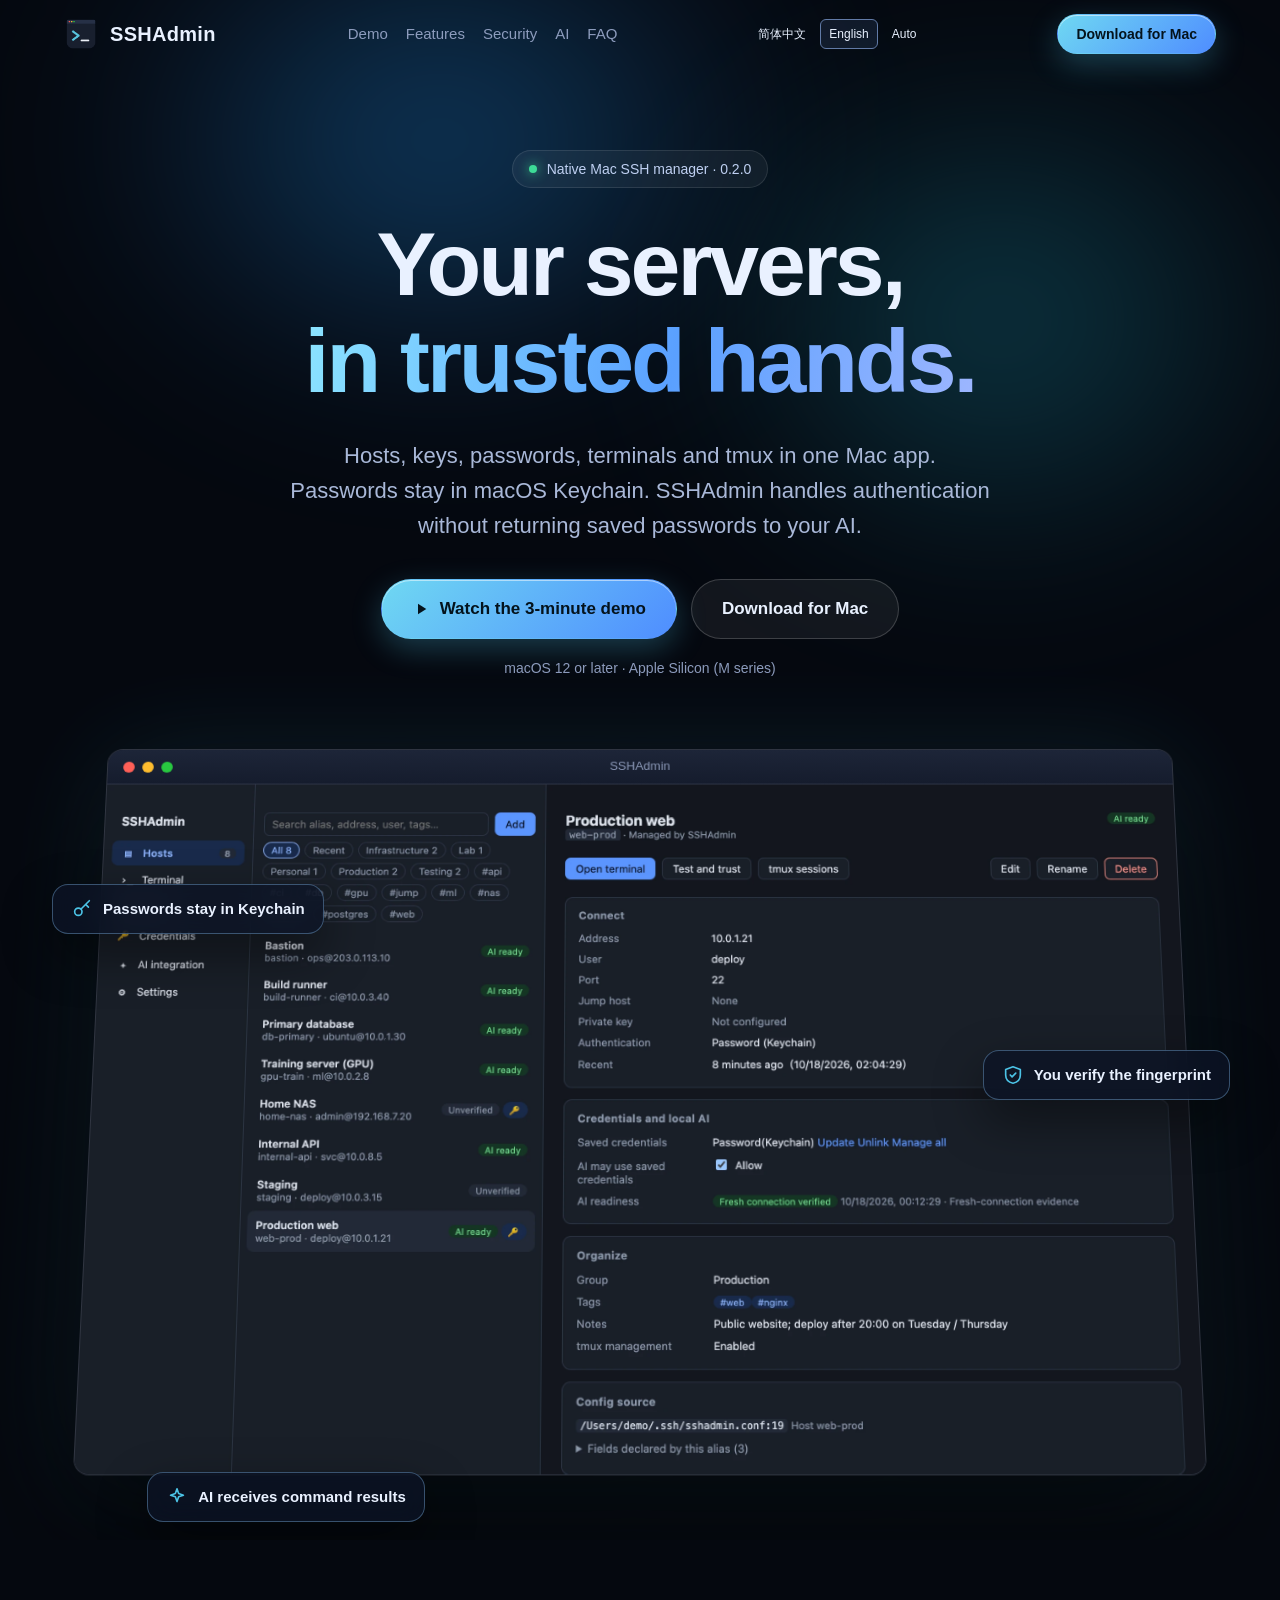
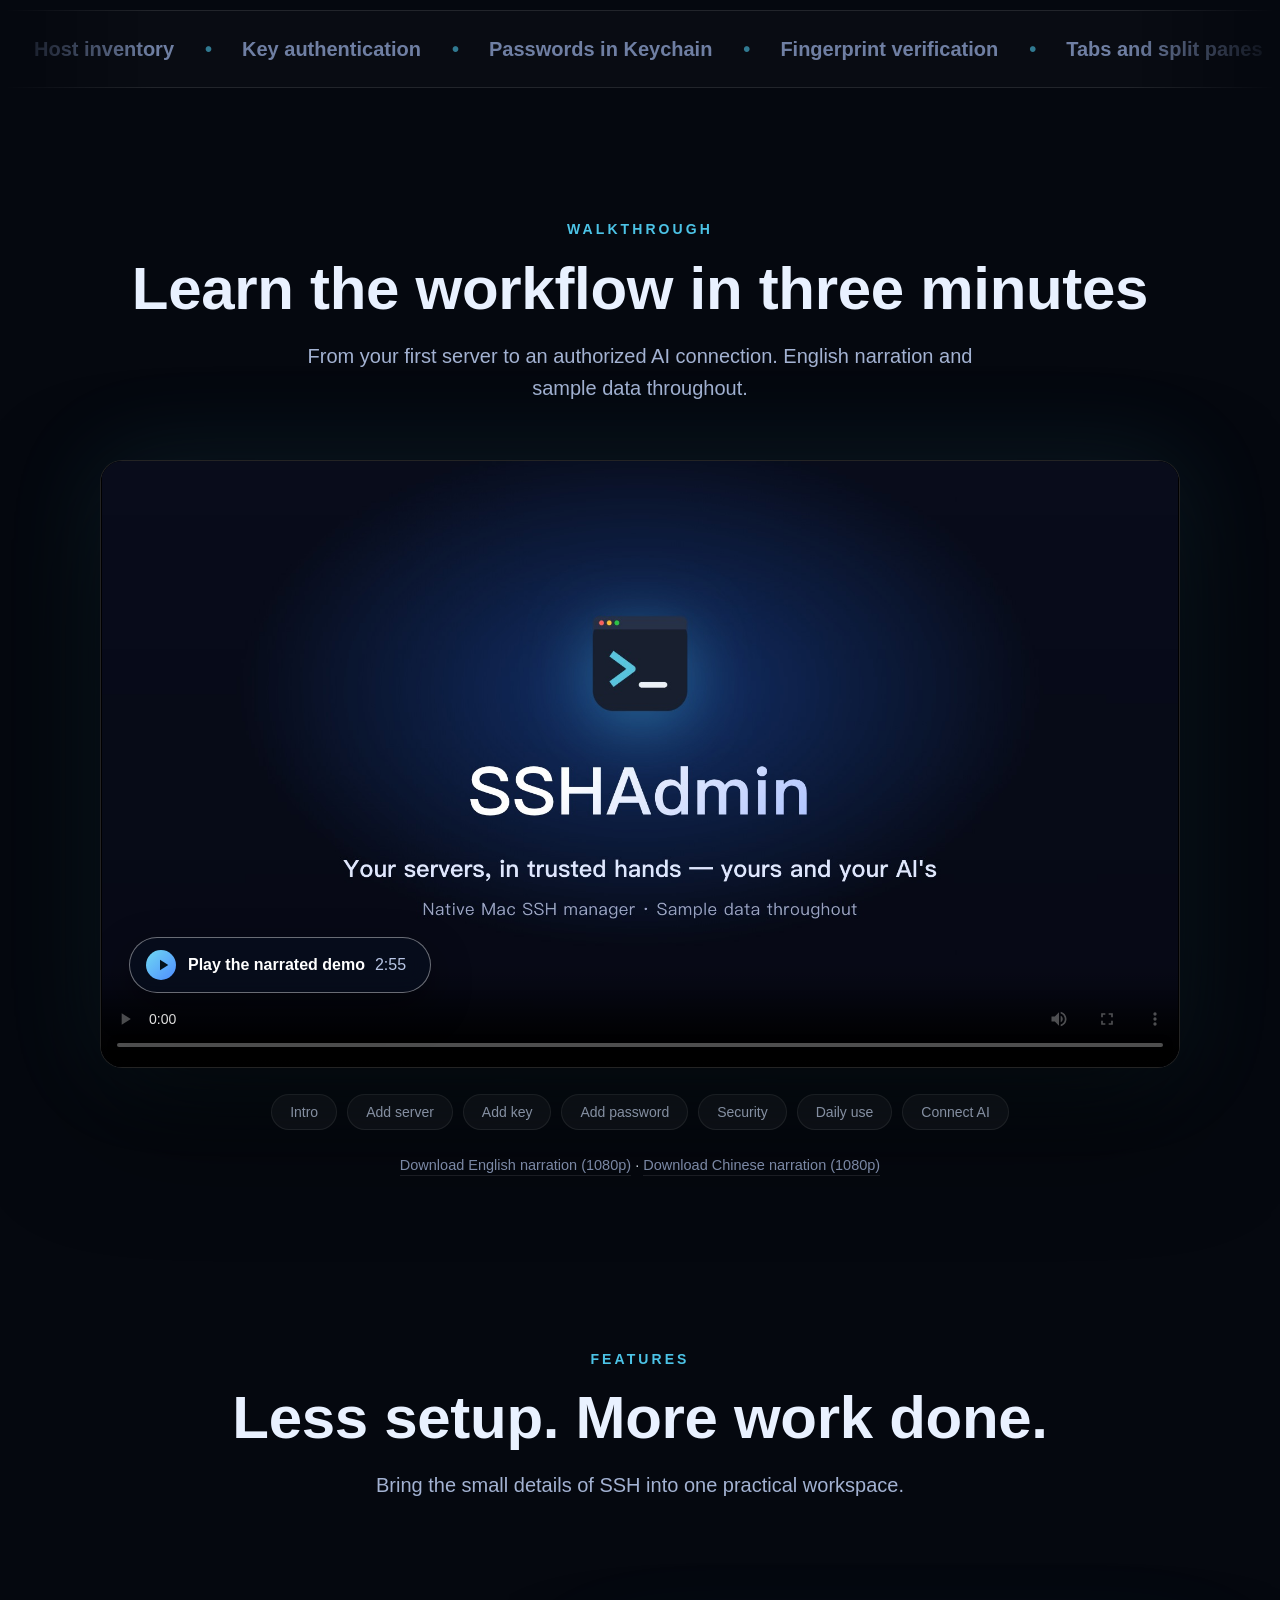
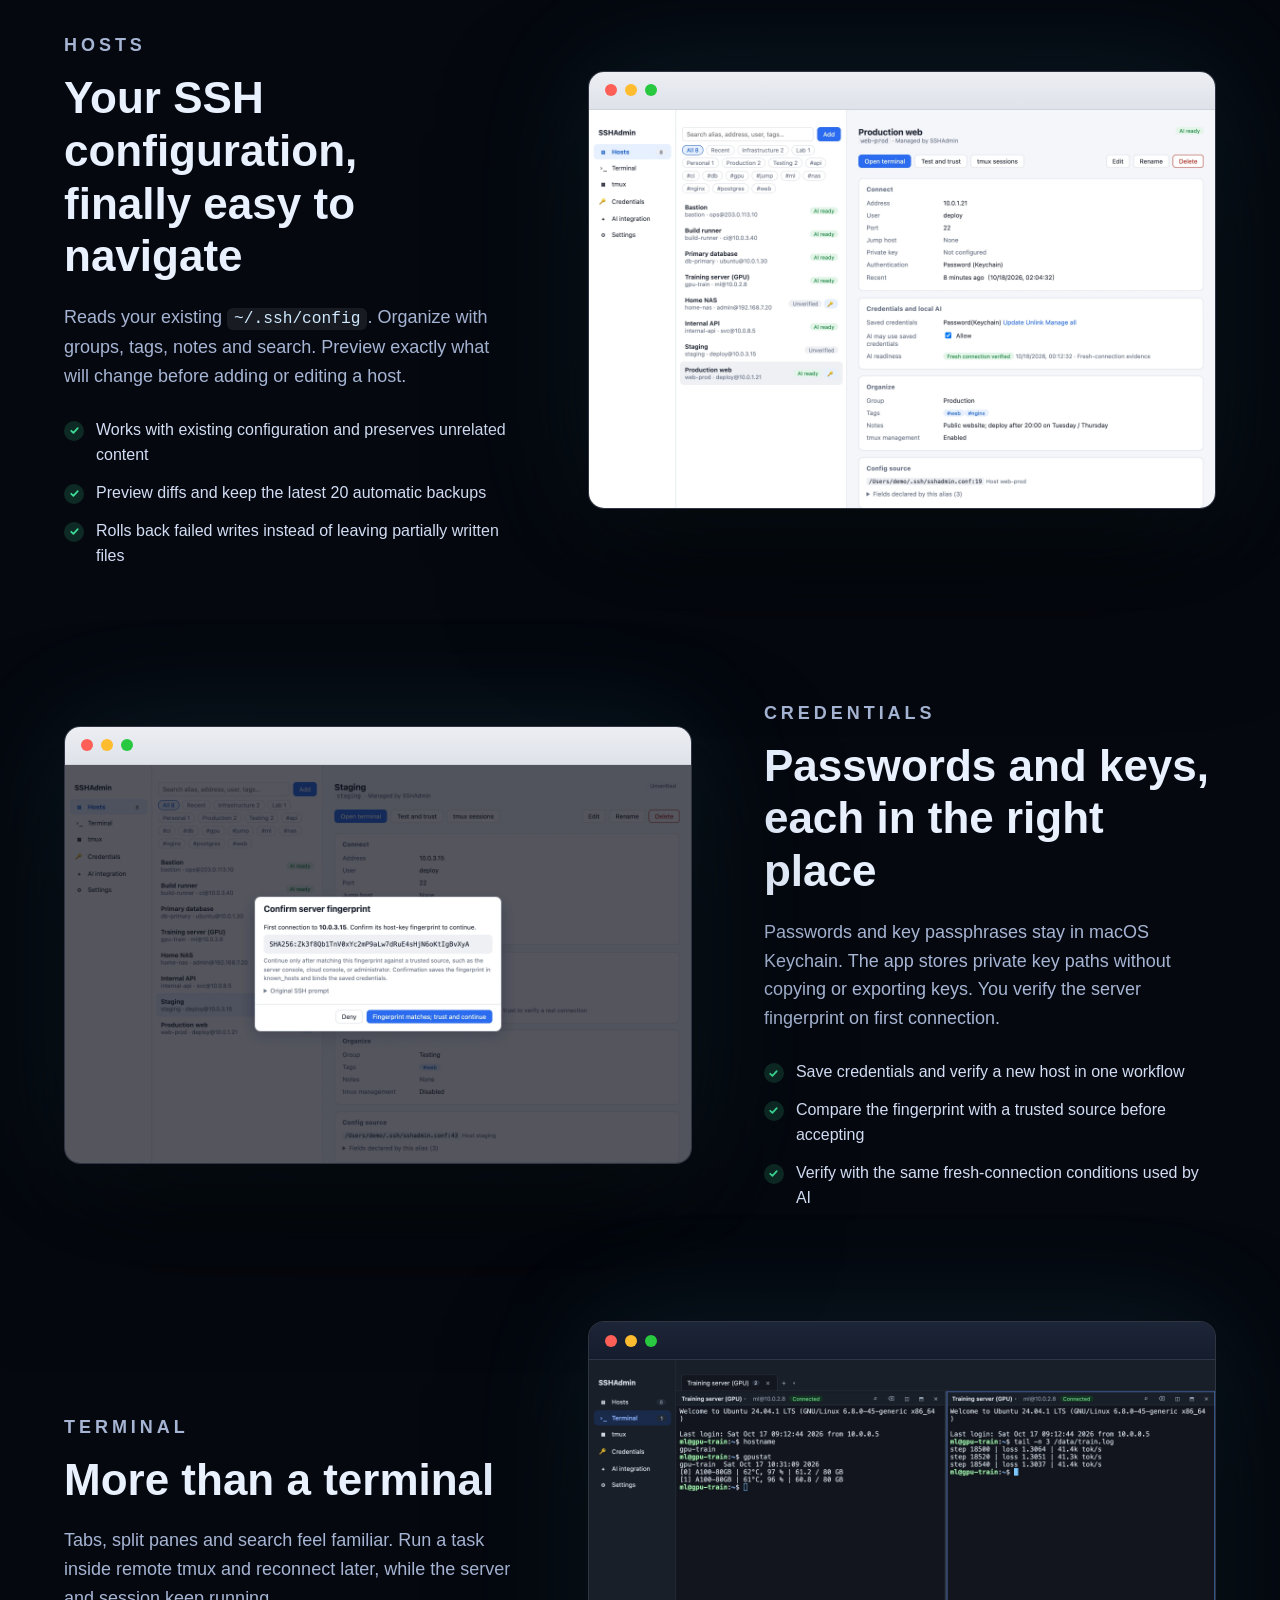
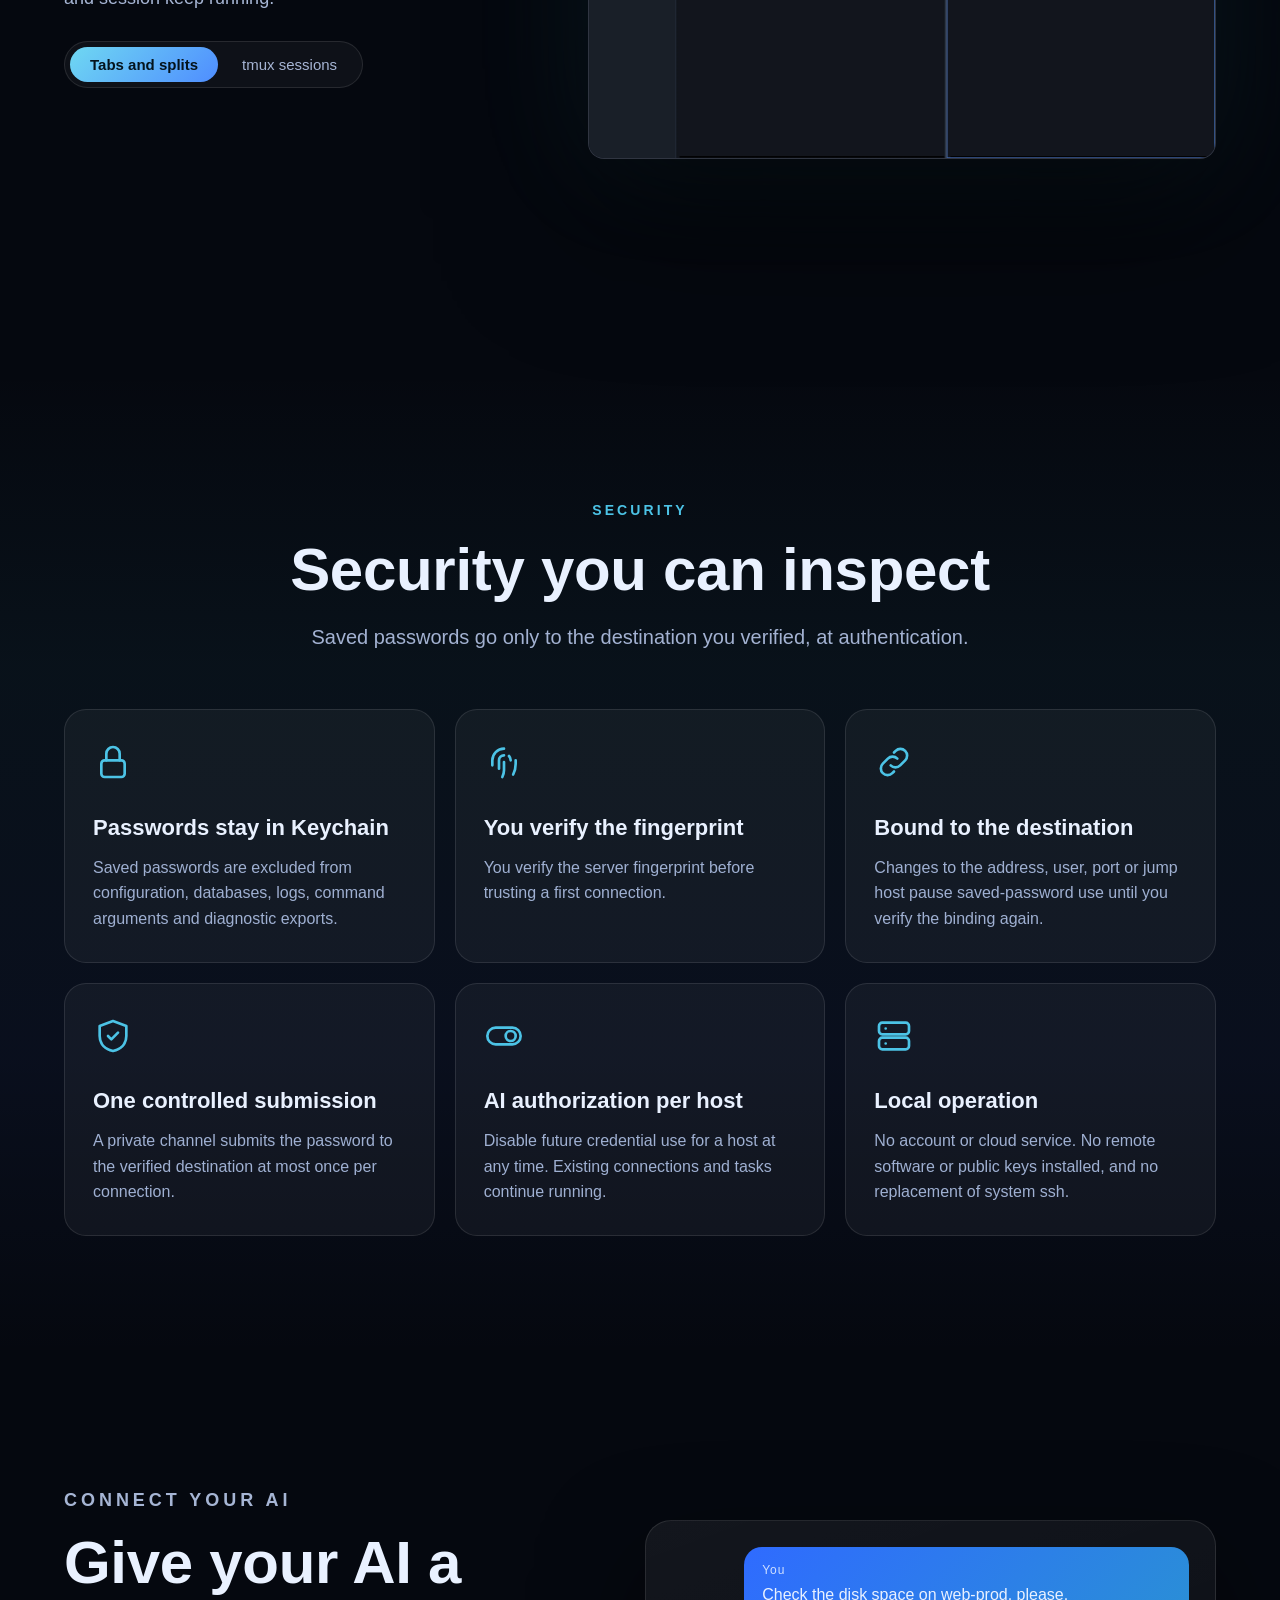
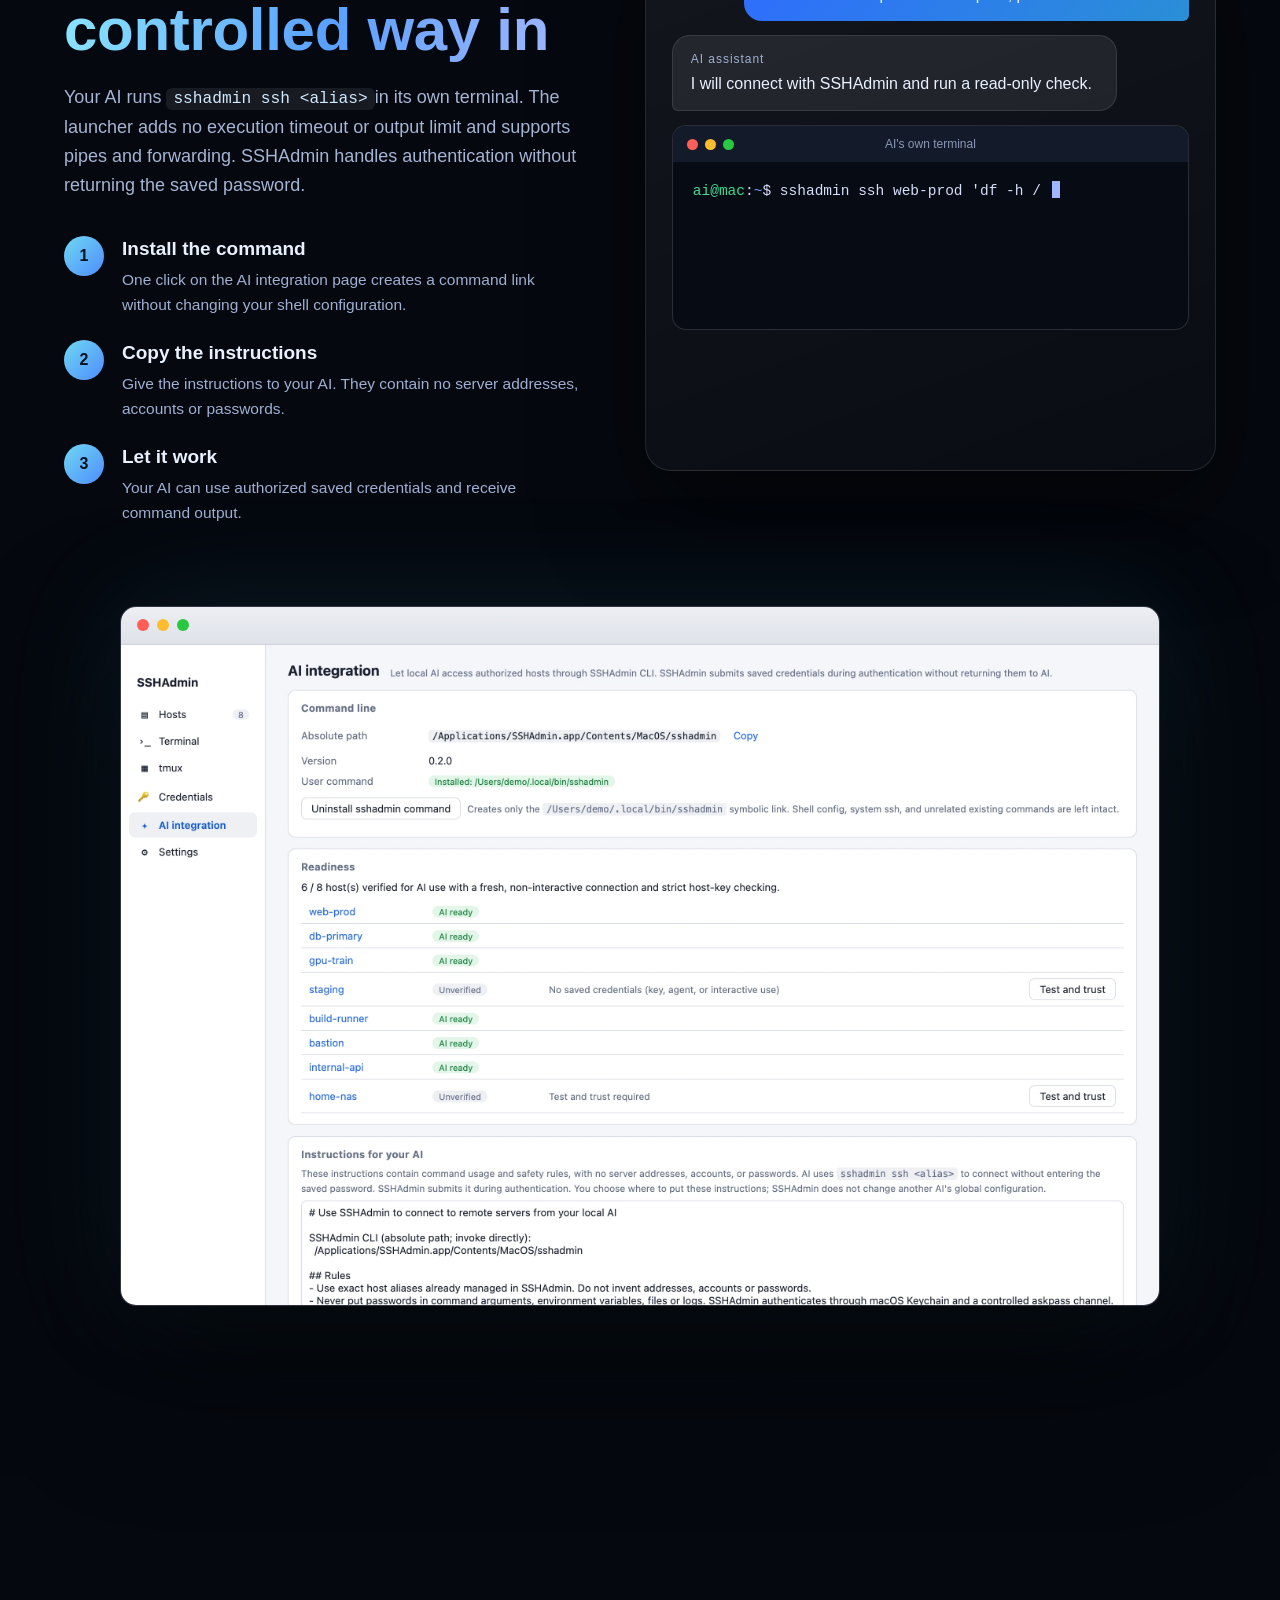
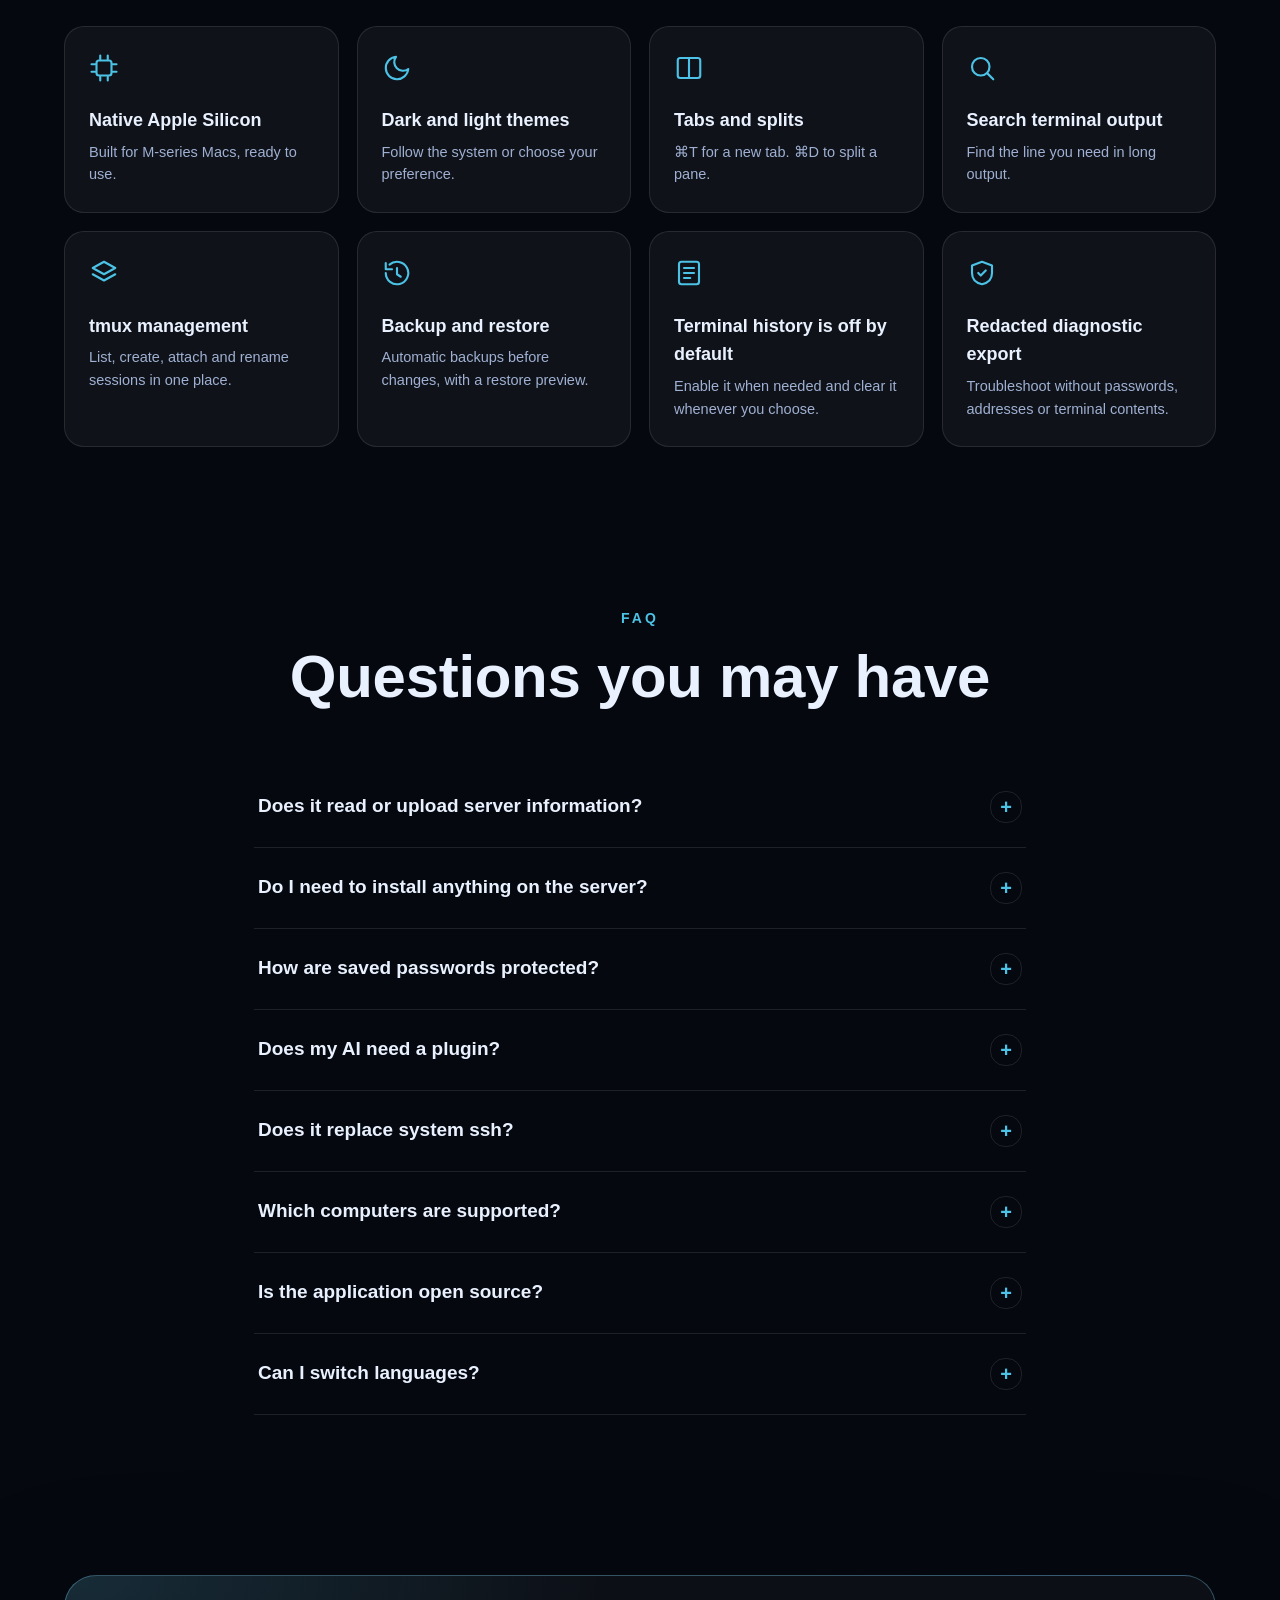
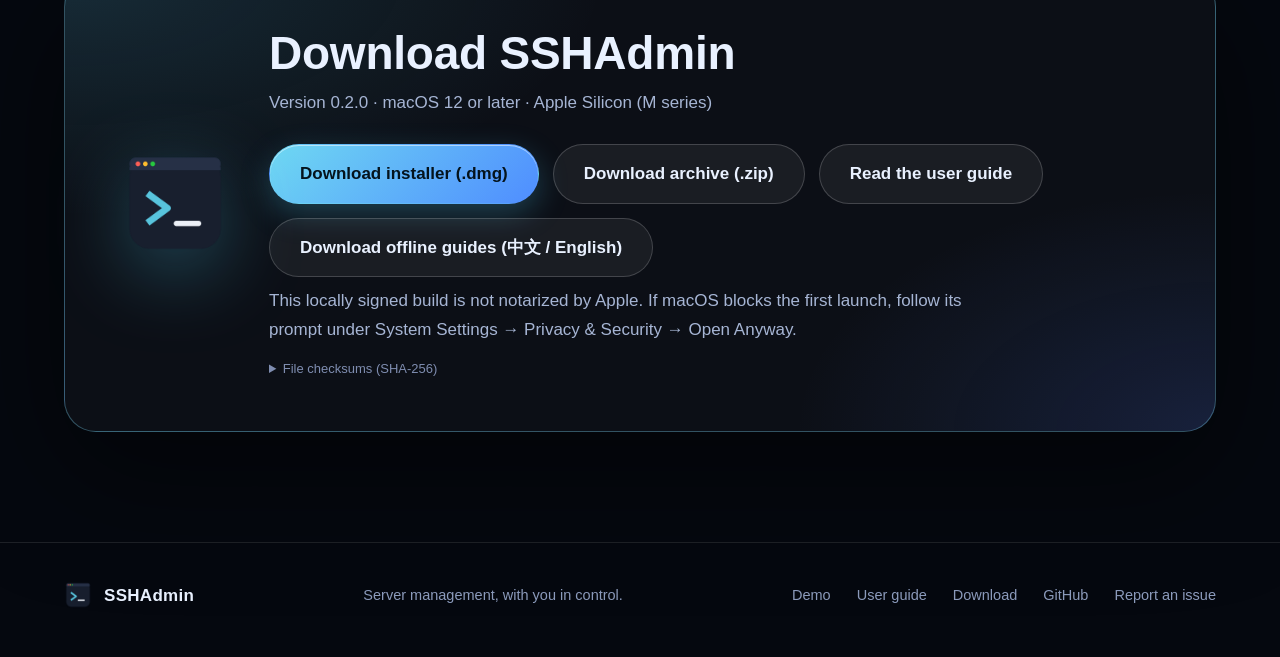
<file: docs/index.html>
<!doctype html><html lang="en"><head><meta charset="utf-8"><meta name="viewport" content="width=device-width,initial-scale=1"><title>SSHAdmin · 中文 / English</title><script src="language.js"></script></head><body><main><h1>SSHAdmin</h1><p><a data-language="zh-CN" href="zh/index.html">简体中文</a> · <a data-language="en" href="en/index.html">English</a></p></main></body></html>
</file>
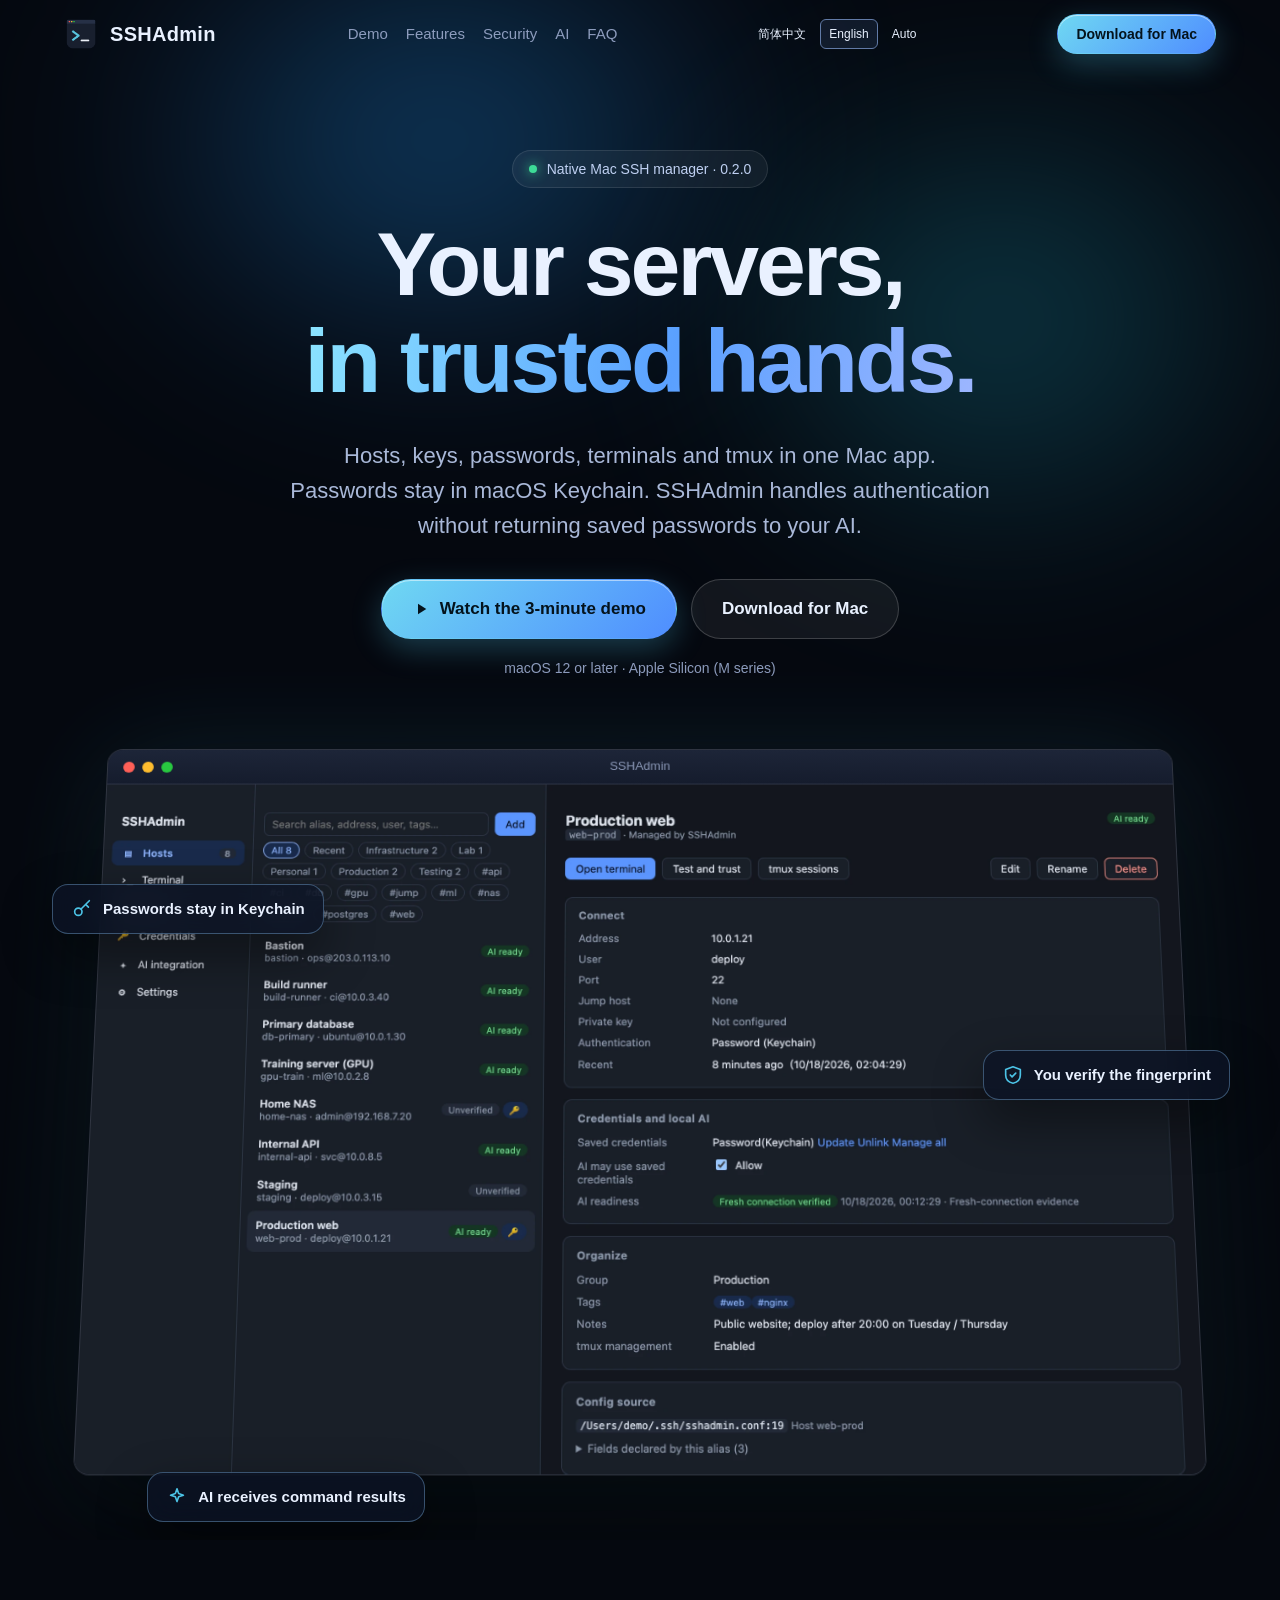
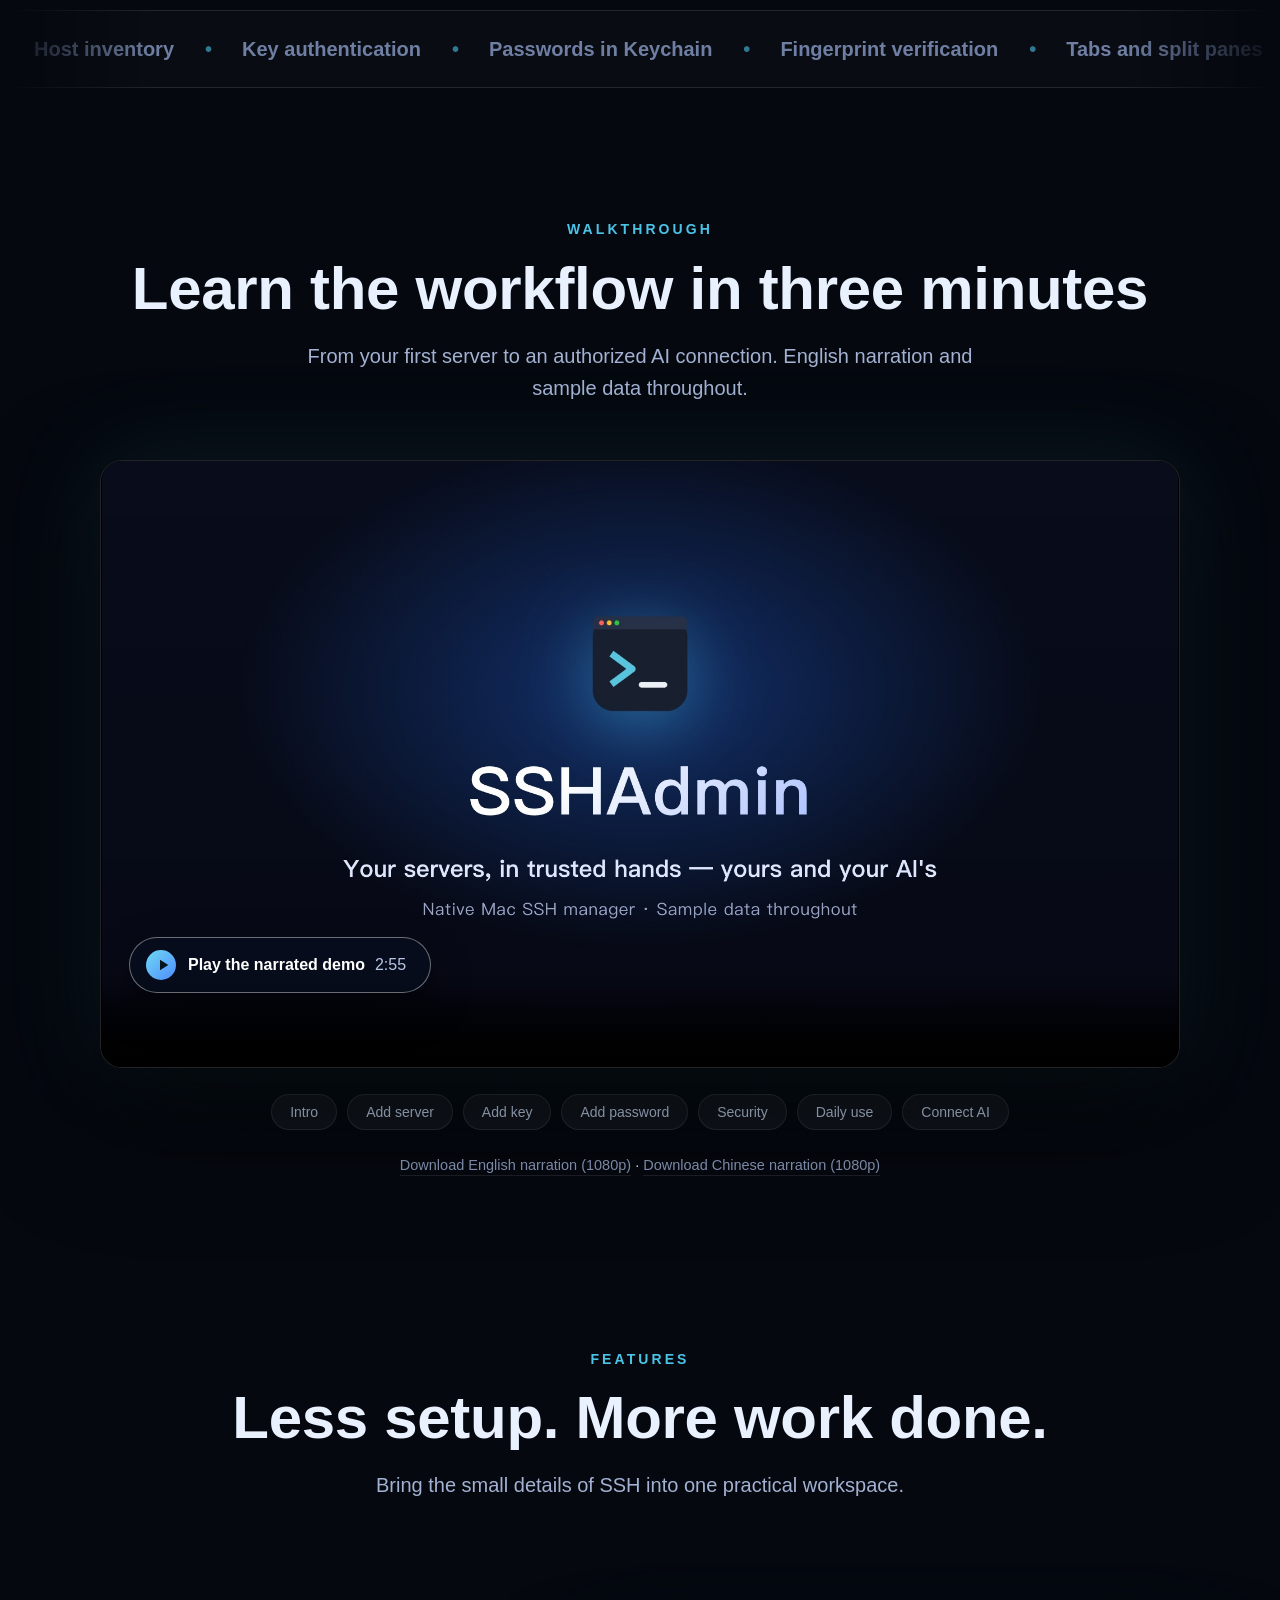
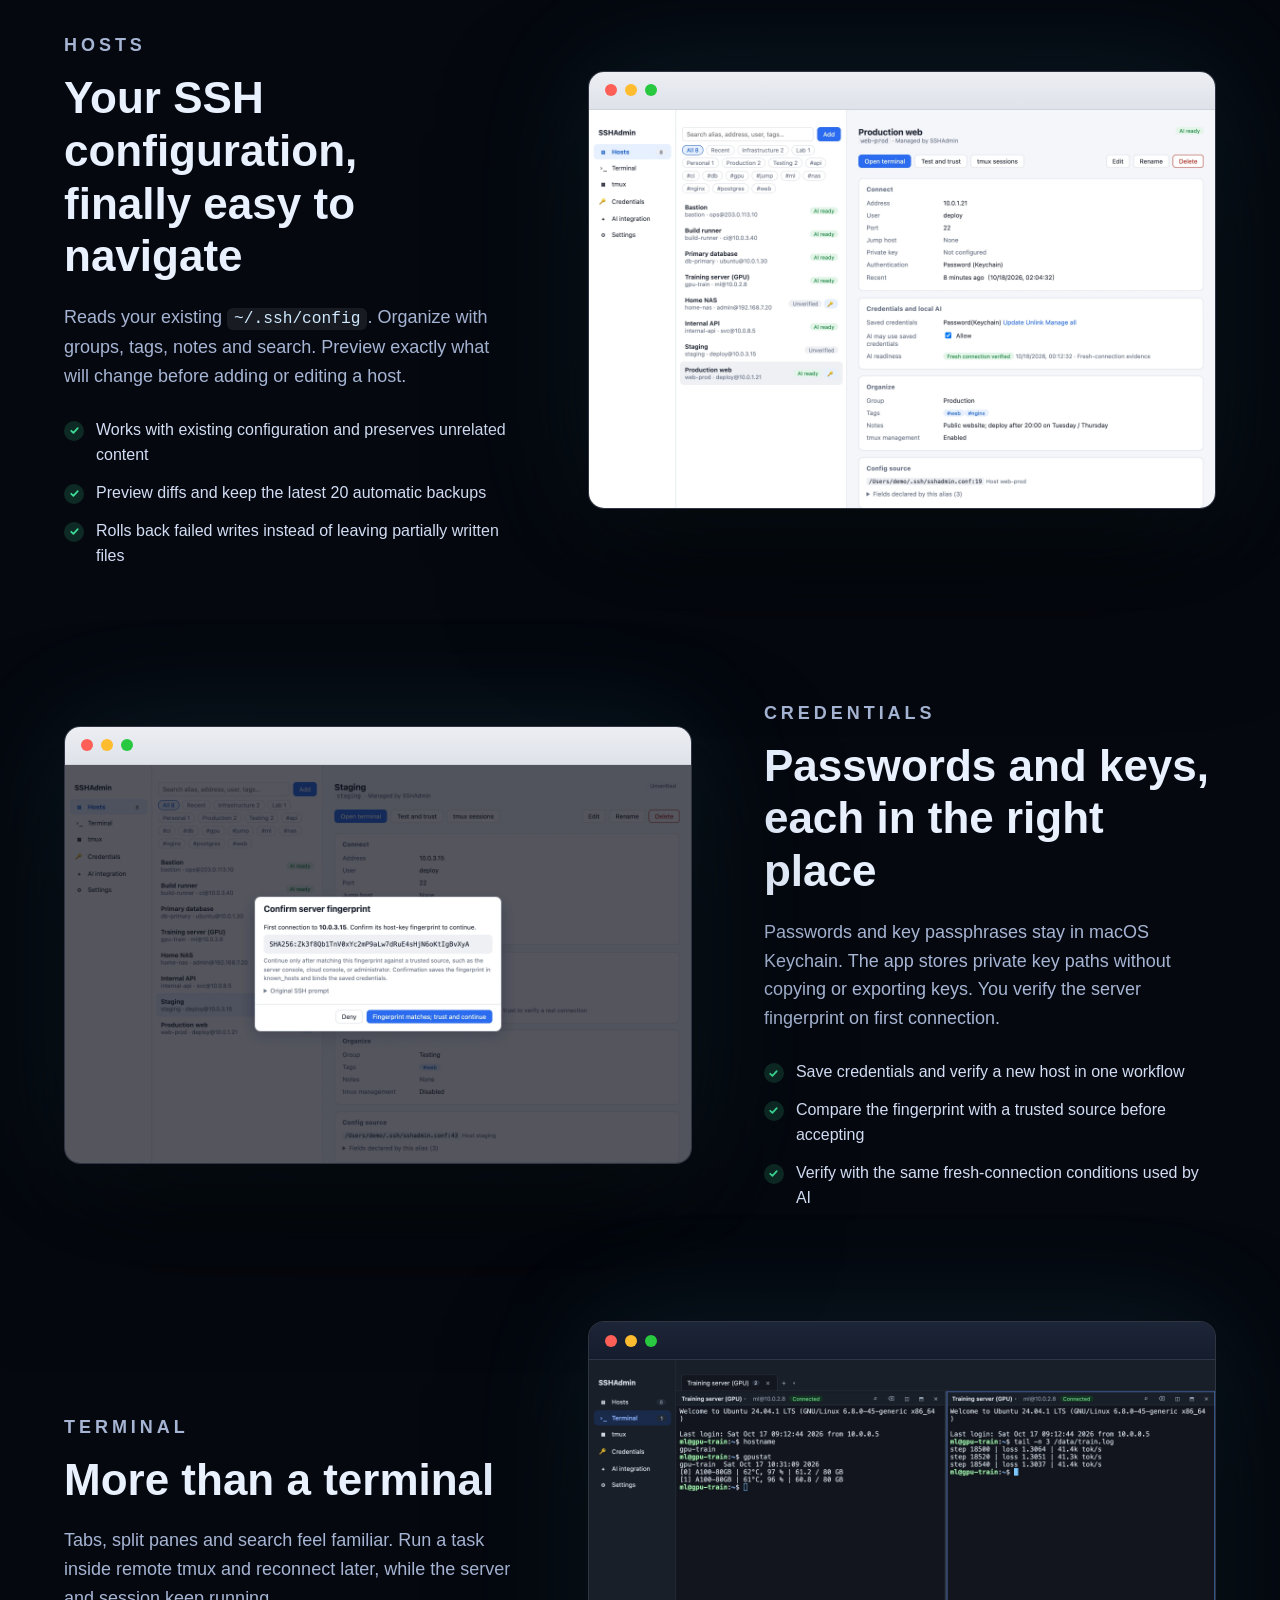
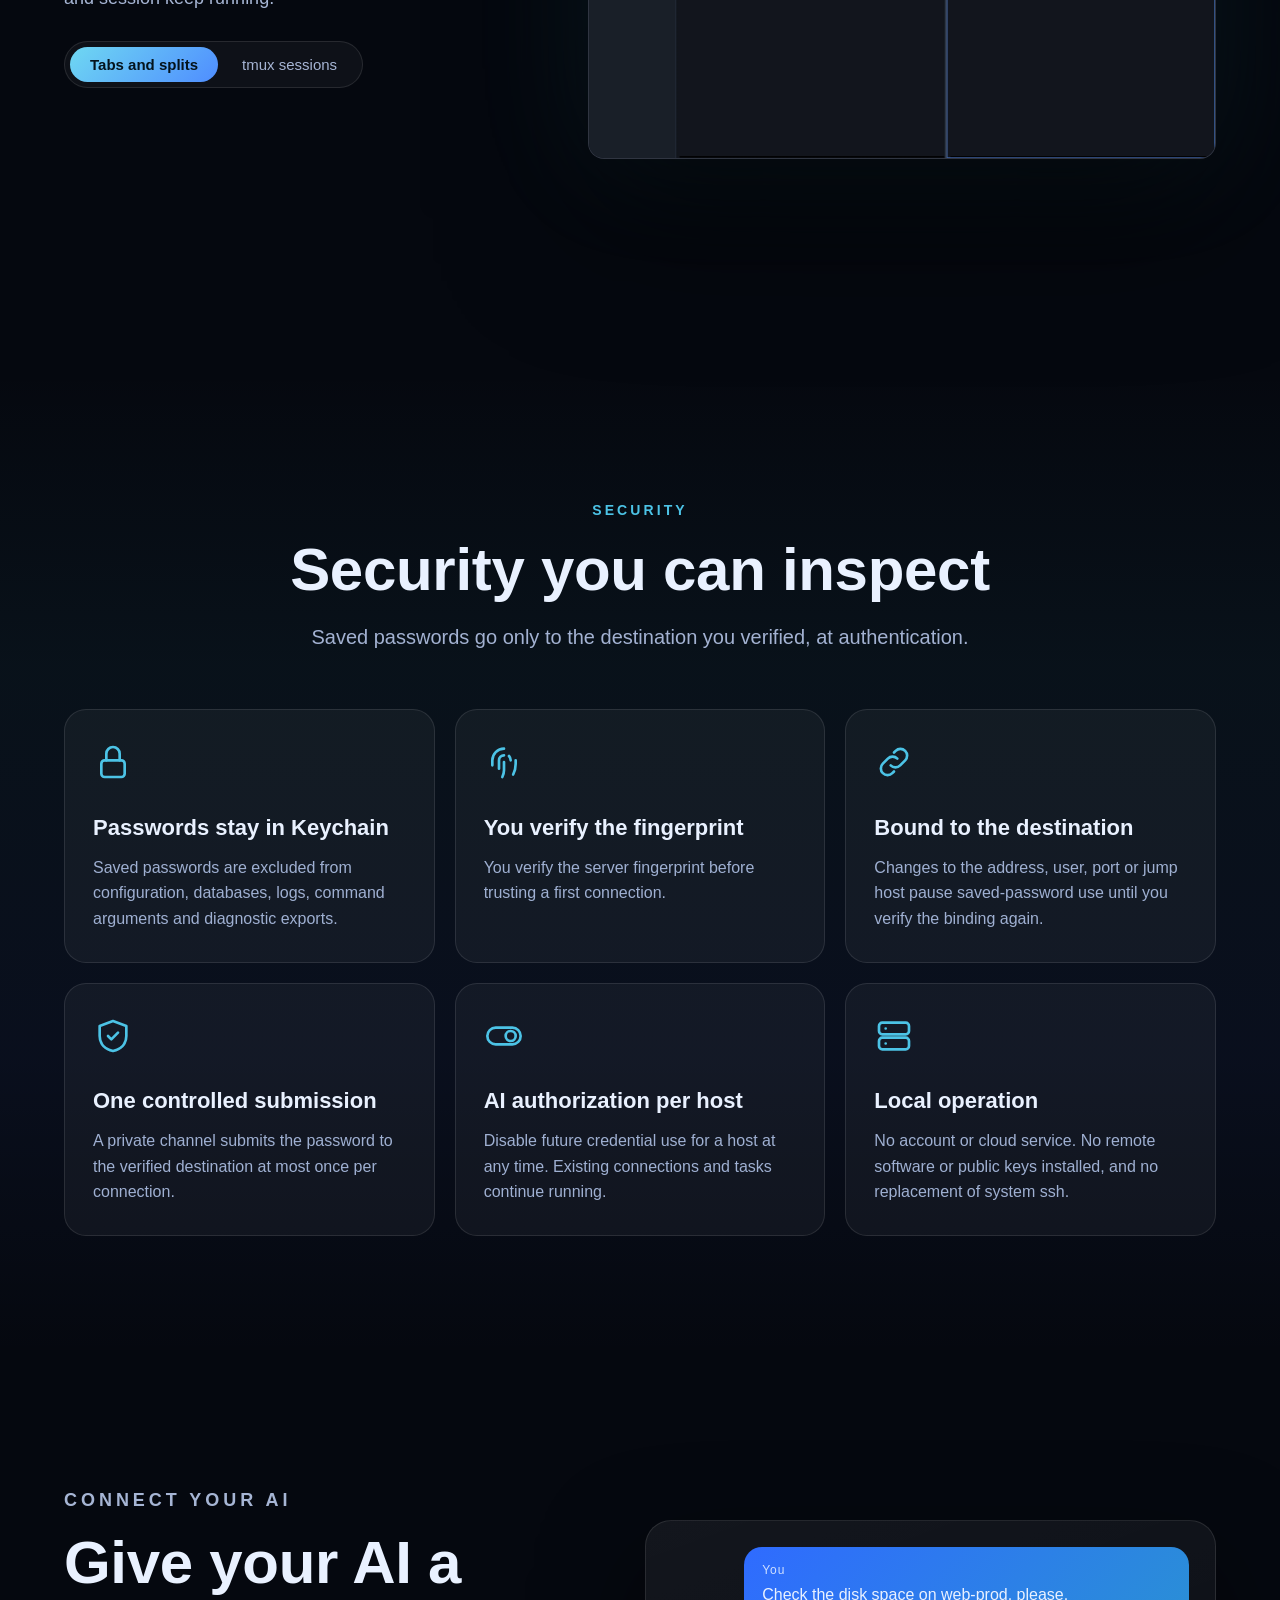
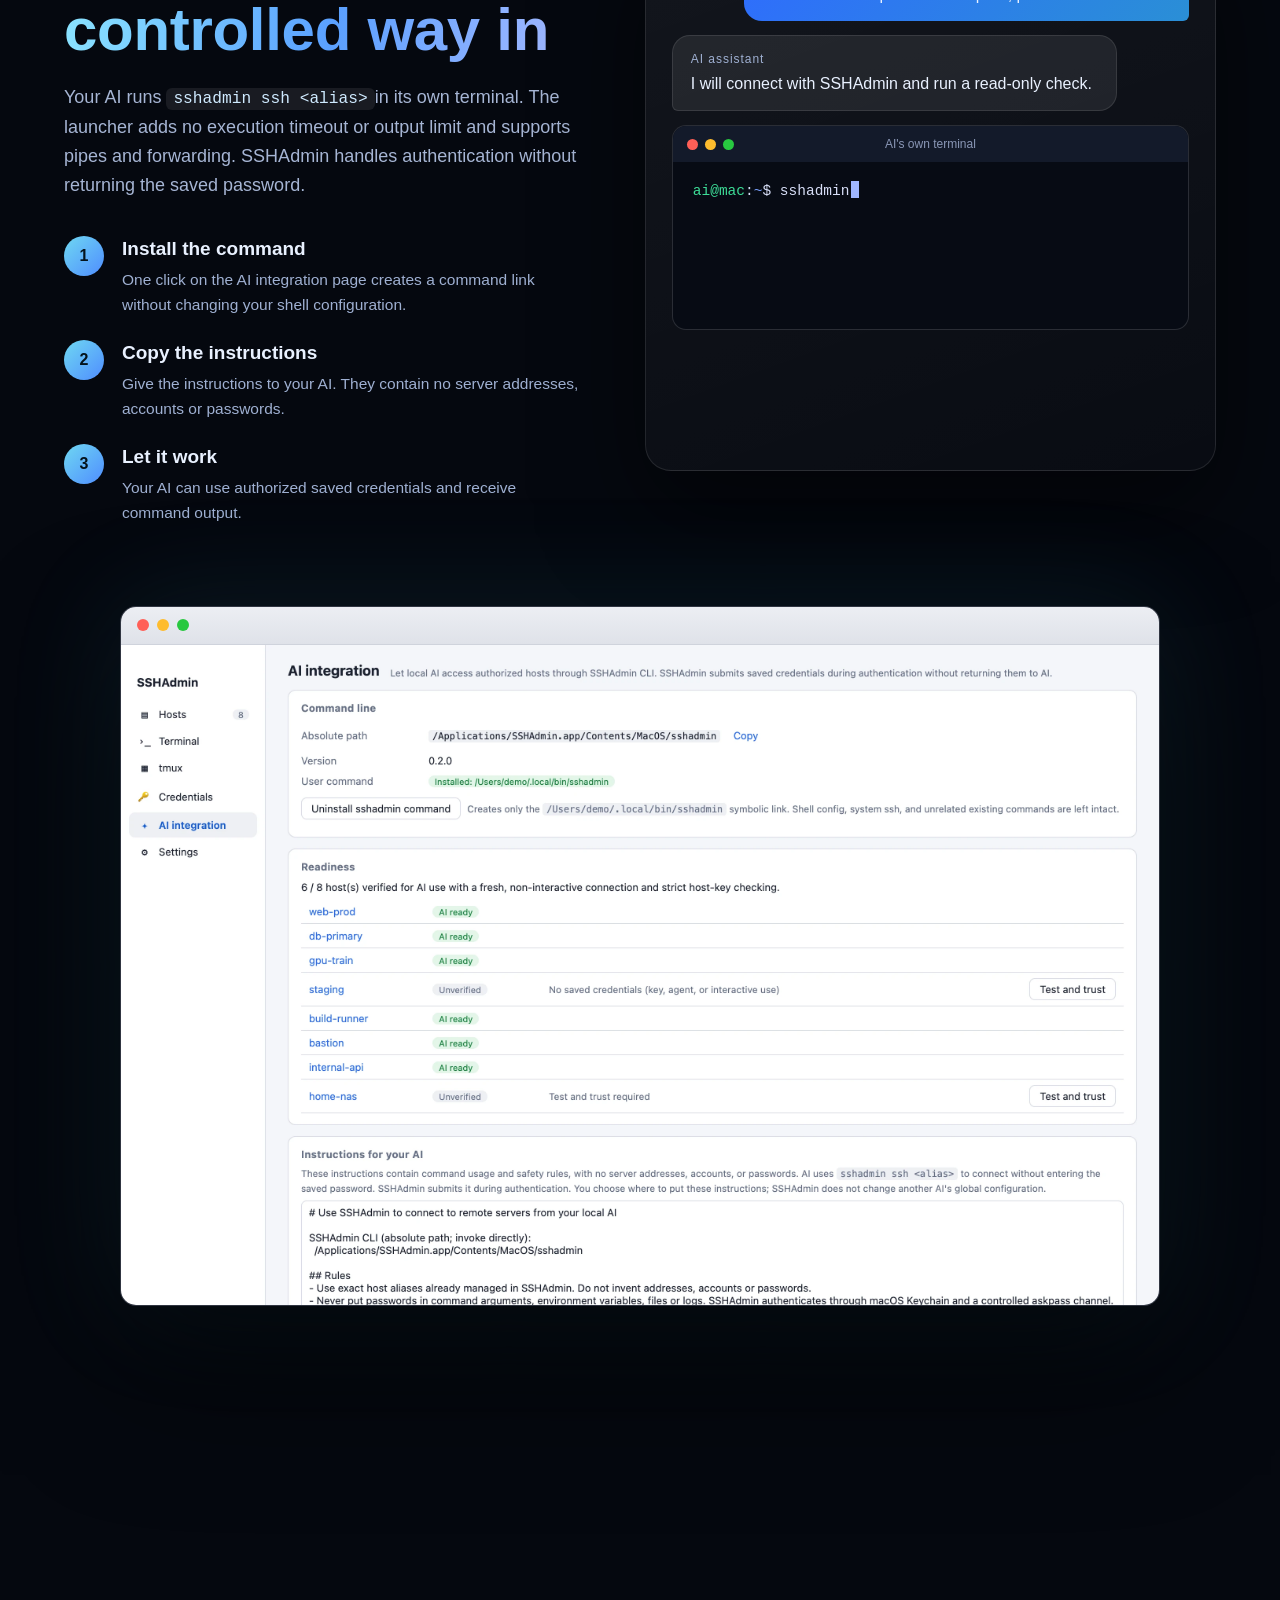
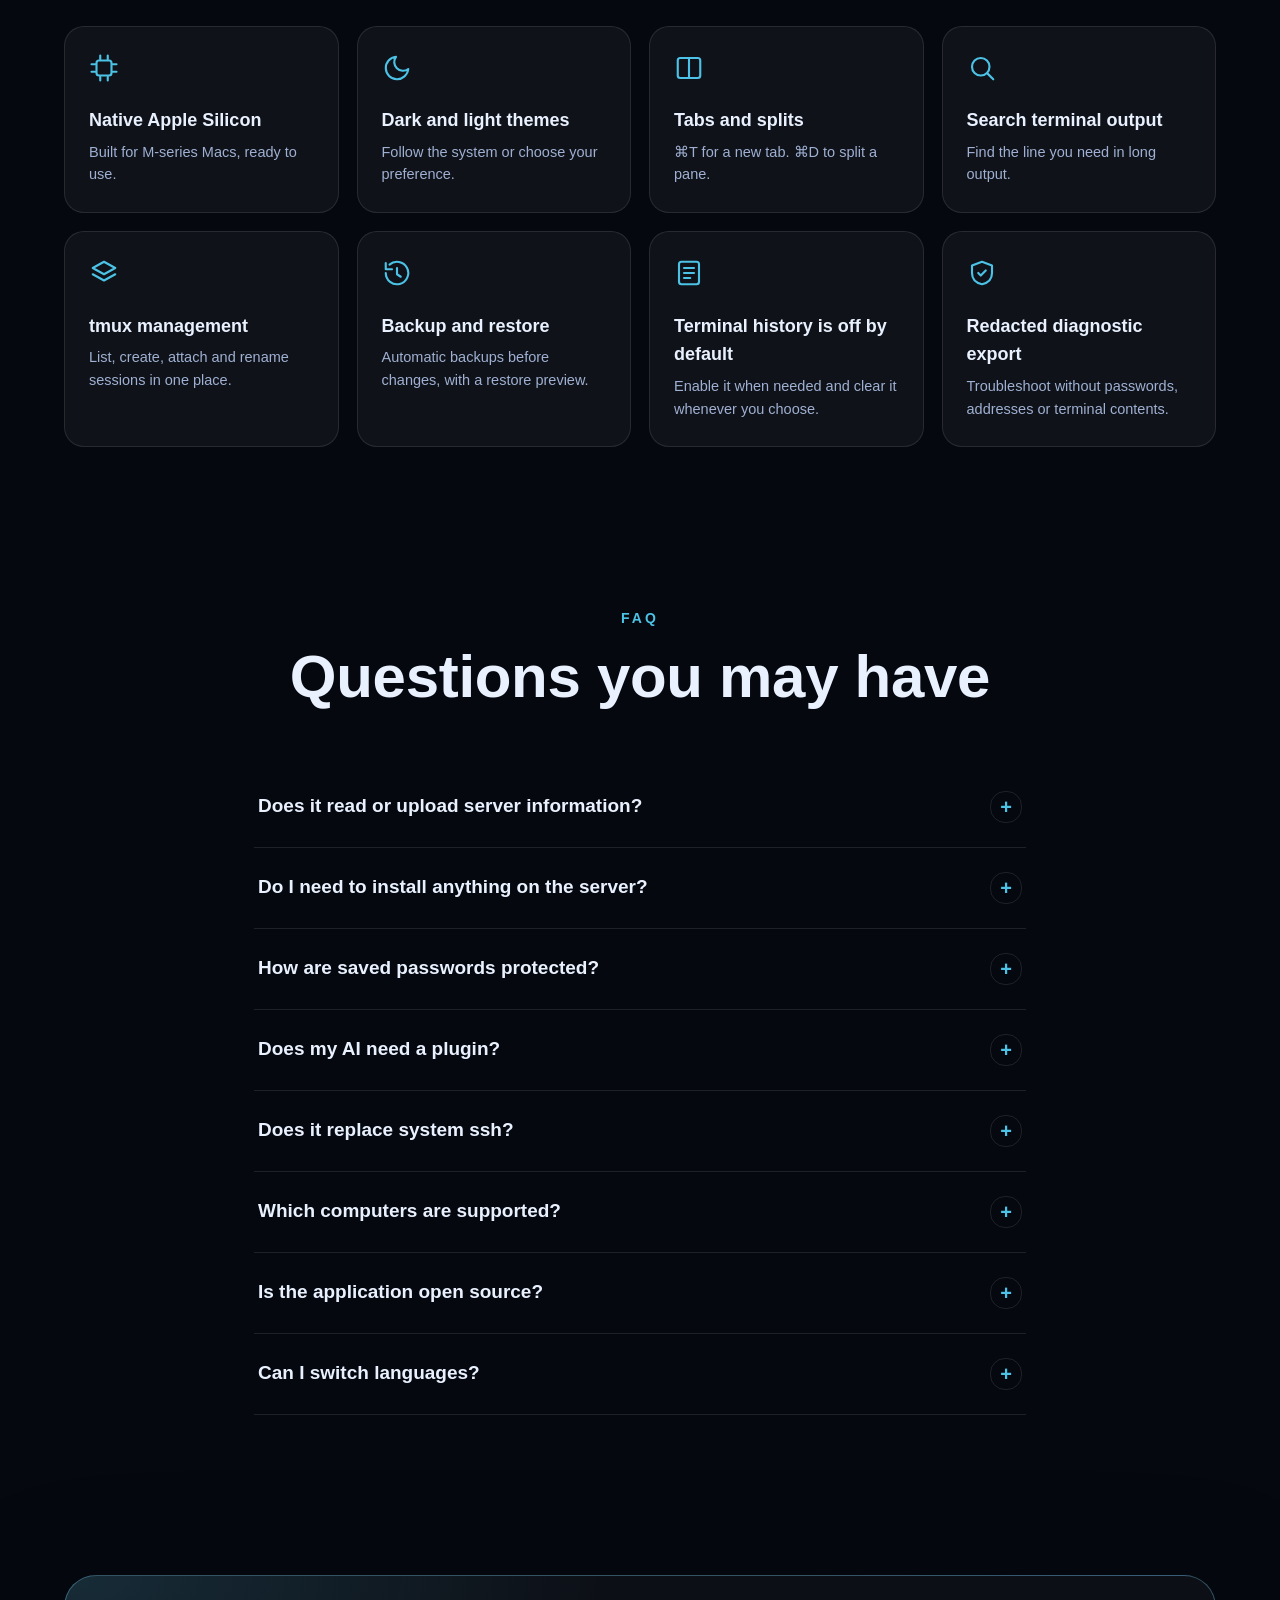
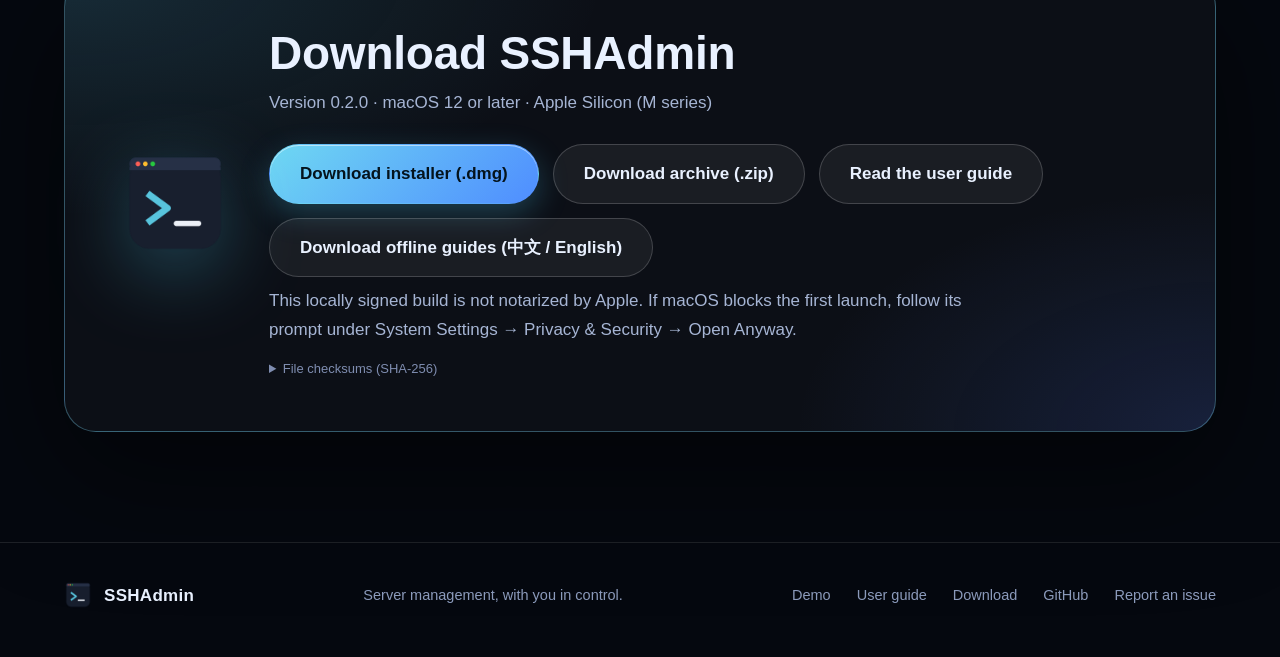
<file: docs/en/index.html>
<!doctype html>
<html lang="en"><head>
<meta charset="utf-8">
<meta name="viewport" content="width=device-width, initial-scale=1">
<title>SSHAdmin · Server management, with you in control</title>
<meta name="description" content="SSHAdmin for Mac brings hosts, keys, passwords, terminals and tmux into one app. Saved passwords stay in macOS Keychain; your AI uses authorized connections through the CLI.">
<meta name="theme-color" content="#05080f">
<meta property="og:type" content="website">
<meta property="og:url" content="https://dfbtcice.github.io/sshadmin/en/index.html">
<meta property="og:image" content="https://dfbtcice.github.io/sshadmin/img/en/poster.jpg">

<meta property="og:title" content="SSHAdmin · Server management, with you in control">
<meta property="og:description" content="A Mac SSH manager. Saved passwords stay in Keychain; SSHAdmin handles authentication for authorized AI connections.">
<link rel="icon" href="../img/icon.png">
<link rel="stylesheet" href="../style.css">
<link rel="canonical" href="https://dfbtcice.github.io/sshadmin/en/index.html"><link rel="alternate" href="https://dfbtcice.github.io/sshadmin/zh/index.html" hreflang="zh-Hans"><link rel="alternate" href="https://dfbtcice.github.io/sshadmin/en/index.html" hreflang="en"><link rel="alternate" href="https://dfbtcice.github.io/sshadmin/index.html" hreflang="x-default"><script src="../language.js"></script></head>
<body>

<header class="nav" id="nav">
  <div class="wrap nav-in">
    <a class="logo" href="#top" aria-label="SSHAdmin home"><img src="../img/icon.png" alt="" width="34" height="34"><span>SSHAdmin</span></a>
    <nav class="links" aria-label="Main navigation">
      <a href="#film">Demo</a>
      <a href="#features">Features</a>
      <a href="#security">Security</a>
      <a href="#ai">AI</a>
      <a href="#faq">FAQ</a>
    </nav>
    <div class="language-switch" role="group" aria-label="Language"><a data-language="zh-CN" href="../zh/index.html" lang="zh-Hans">简体中文</a><a data-language="en" href="../en/index.html" lang="en" aria-current="page">English</a><a data-language="system" href="../index.html?lang=system">Auto</a></div><a class="btn btn-sm" href="#download">Download for Mac</a>
  </div>
</header>

<main id="top">

<!-- ============ Hero ============ -->
<section class="hero">
  <div class="glow g1"></div><div class="glow g2"></div>
  <div class="wrap hero-in">
    <div class="chip"><i class="dot"></i>Native Mac SSH manager · 0.2.0</div>
    <h1>Your servers,<br><span class="grad">in trusted hands.</span></h1>
    <p class="lead">Hosts, keys, passwords, terminals and tmux in one Mac app.<br class="pc">Passwords stay in macOS Keychain. SSHAdmin handles authentication without returning saved passwords to your AI.</p>
    <div class="cta">
      <a class="btn btn-lg" href="#film"><svg viewBox="0 0 24 24" width="18" height="18" fill="currentColor"><path d="M8 5v14l11-7z"></path></svg>Watch the 3-minute demo</a>
      <a class="btn btn-lg btn-ghost" href="#download">Download for Mac</a>
    </div>
    <p class="meta">macOS 12 or later · Apple Silicon (M series)</p>

    <div class="stage" id="heroStage">
      <div class="badge b1"><svg viewBox="0 0 24 24"><circle cx="8" cy="15" r="4"></circle><path d="M11 12l9-9M16 7l3 3"></path></svg>Passwords stay in Keychain</div>
      <div class="badge b2"><svg viewBox="0 0 24 24"><path d="M12 3l8 3v6c0 5-3.5 8-8 9-4.5-1-8-4-8-9V6l8-3z"></path><path d="M9 12l2 2 4-4"></path></svg>You verify the fingerprint</div>
      <div class="badge b3"><svg viewBox="0 0 24 24"><path d="M12 3l1.8 5.2L19 10l-5.2 1.8L12 17l-1.8-5.2L5 10l5.2-1.8L12 3z"></path></svg>AI receives command results</div>
      <figure class="win" id="heroWin">
        <div class="bar"><i></i><i></i><i></i><span>SSHAdmin</span></div>
        <img src="../img/en/hosts-dark.webp" alt="SSHAdmin host list and details" width="1320" height="840" fetchpriority="high">
      </figure>
    </div>
  </div>
</section>

<!-- ============ 跑马灯 ============ -->
<div class="marquee" aria-hidden="true">
  <div class="track">
    <span>Host inventory</span><span>Key authentication</span><span>Passwords in Keychain</span><span>Fingerprint verification</span><span>Tabs and split panes</span><span>tmux sessions</span><span>AI-assisted login</span><span>Automatic backups</span><span>Dark mode</span>
    <span>Host inventory</span><span>Key authentication</span><span>Passwords in Keychain</span><span>Fingerprint verification</span><span>Tabs and split panes</span><span>tmux sessions</span><span>AI-assisted login</span><span>Automatic backups</span><span>Dark mode</span>
  </div>
</div>

<!-- ============ 视频 ============ -->
<section class="section film" id="film">
  <div class="wrap">
    <div class="head center reveal">
      <p class="eyebrow">Walkthrough</p>
      <h2>Learn the workflow in three minutes</h2>
      <p class="sub">From your first server to an authorized AI connection. English narration and sample data throughout.</p>
    </div>
    <div class="player reveal" id="player">
      <video id="demo" controls="" preload="metadata" playsinline="" poster="../img/en/poster.jpg" aria-label="SSHAdmin walkthrough with English narration">
        <source src="../video/sshadmin-demo-en.mp4" type="video/mp4">
        Your browser does not support video. Download the narrated video using the link below.
      <track kind="captions" srclang="en" label="English" src="../video/sshadmin-demo-en.vtt"></video>
      <button class="bigplay" id="bigplay" aria-label="Play narrated walkthrough"><svg viewBox="0 0 24 24" fill="currentColor"><path d="M8 5v14l11-7z"></path></svg><span>Play the narrated demo<em>2:55</em></span></button>
    </div>
    <div class="chapters reveal" id="chapters">
      <button data-t="0">Intro</button>
      <button data-t="4.63">Add server</button>
      <button data-t="26.389">Add key</button>
      <button data-t="43.797">Add password</button>
      <button data-t="78.329">Security</button>
      <button data-t="99.519">Daily use</button>
      <button data-t="127.081">Connect AI</button>
    </div>
    <p class="vlink reveal"><a href="../video/sshadmin-demo-en.mp4" download="SSHAdmin-walkthrough-en.mp4">Download English narration (1080p)</a> · <a href="../video/sshadmin-demo-zh-CN.mp4" download="SSHAdmin-walkthrough-zh-CN.mp4">Download Chinese narration (1080p)</a></p>
  </div>
</section>

<!-- ============ 功能 ============ -->
<section class="section" id="features">
  <div class="wrap">
    <div class="head center reveal">
      <p class="eyebrow">Features</p>
      <h2>Less setup. More work done.</h2>
      <p class="sub">Bring the small details of SSH into one practical workspace.</p>
    </div>

    <div class="row reveal">
      <div class="copy">
        <p class="eyebrow">Hosts</p>
        <h3>Your SSH configuration,<br>finally easy to navigate</h3>
        <p>Reads your existing <code>~/.ssh/config</code>. Organize with groups, tags, notes and search. Preview exactly what will change before adding or editing a host.</p>
        <ul class="ticks">
          <li>Works with existing configuration and preserves unrelated content</li>
          <li>Preview diffs and keep the latest 20 automatic backups</li>
          <li>Rolls back failed writes instead of leaving partially written files</li>
        </ul>
      </div>
      <figure class="shot light"><div class="bar"><i></i><i></i><i></i></div><img src="../img/en/hosts-light.webp" alt="Host list in light mode" loading="lazy" width="1320" height="840"></figure>
    </div>

    <div class="row rev reveal">
      <div class="copy">
        <p class="eyebrow">Credentials</p>
        <h3>Passwords and keys,<br>each in the right place</h3>
        <p>Passwords and key passphrases stay in macOS Keychain. The app stores private key paths without copying or exporting keys. You verify the server fingerprint on first connection.</p>
        <ul class="ticks">
          <li>Save credentials and verify a new host in one workflow</li>
          <li>Compare the fingerprint with a trusted source before accepting</li>
          <li>Verify with the same fresh-connection conditions used by AI</li>
        </ul>
      </div>
      <figure class="shot light"><div class="bar"><i></i><i></i><i></i></div><img src="../img/en/fingerprint-light.webp" alt="Verify a server fingerprint" loading="lazy" width="1320" height="840"></figure>
    </div>

    <div class="row reveal">
      <div class="copy">
        <p class="eyebrow">Terminal</p>
        <h3>More than a terminal</h3>
        <p>Tabs, split panes and search feel familiar. Run a task inside remote tmux and reconnect later, while the server and session keep running.</p>
        <div class="tabs" role="tablist" aria-label="Terminal view">
          <button class="on" data-img="../img/en/terminal-dark.webp" role="tab">Tabs and splits</button>
          <button data-img="../img/en/tmux-attached-dark.webp" role="tab">tmux sessions</button>
        </div>
      </div>
      <figure class="shot"><div class="bar"><i></i><i></i><i></i></div><img id="termShot" src="../img/en/terminal-dark.webp" alt="Terminal view" loading="lazy" width="1320" height="840"></figure>
    </div>
  </div>
</section>

<!-- ============ 安全 ============ -->
<section class="section sec" id="security">
  <div class="wrap">
    <div class="head center reveal">
      <p class="eyebrow">Security</p>
      <h2>Security you can inspect</h2>
      <p class="sub">Saved passwords go only to the destination you verified, at authentication.</p>
    </div>
    <div class="cards">
      <article class="card reveal"><svg viewBox="0 0 24 24"><rect x="5" y="11" width="14" height="10" rx="2"></rect><path d="M8 11V7a4 4 0 0 1 8 0v4"></path></svg><h4>Passwords stay in Keychain</h4><p>Saved passwords are excluded from configuration, databases, logs, command arguments and diagnostic exports.</p></article>
      <article class="card reveal"><svg viewBox="0 0 24 24"><path d="M12 4a7 7 0 0 0-7 7v3"></path><path d="M12 8a3 3 0 0 0-3 3v5"></path><path d="M12 12v5c0 1.5-.4 2.7-1 4"></path><path d="M16 11a4 4 0 0 0-1-2.6"></path><path d="M19 11v2c0 2.5-.5 4.6-1.5 6.5"></path></svg><h4>You verify the fingerprint</h4><p>You verify the server fingerprint before trusting a first connection.</p></article>
      <article class="card reveal"><svg viewBox="0 0 24 24"><path d="M10 14a4 4 0 0 0 5.7 0l3-3a4 4 0 0 0-5.7-5.7l-1 1"></path><path d="M14 10a4 4 0 0 0-5.7 0l-3 3a4 4 0 0 0 5.7 5.7l1-1"></path></svg><h4>Bound to the destination</h4><p>Changes to the address, user, port or jump host pause saved-password use until you verify the binding again.</p></article>
      <article class="card reveal"><svg viewBox="0 0 24 24"><path d="M12 3l8 3v6c0 5-3.5 8-8 9-4.5-1-8-4-8-9V6l8-3z"></path><path d="M9 12l2 2 4-4"></path></svg><h4>One controlled submission</h4><p>A private channel submits the password to the verified destination at most once per connection.</p></article>
      <article class="card reveal"><svg viewBox="0 0 24 24"><rect x="2" y="7" width="20" height="10" rx="5"></rect><circle cx="16" cy="12" r="3"></circle></svg><h4>AI authorization per host</h4><p>Disable future credential use for a host at any time. Existing connections and tasks continue running.</p></article>
      <article class="card reveal"><svg viewBox="0 0 24 24"><rect x="3" y="4" width="18" height="7" rx="2"></rect><rect x="3" y="13" width="18" height="7" rx="2"></rect><path d="M7 7.5h.01M7 16.5h.01"></path></svg><h4>Local operation</h4><p>No account or cloud service. No remote software or public keys installed, and no replacement of system ssh.</p></article>
    </div>
  </div>
</section>

<!-- ============ AI ============ -->
<section class="section ai" id="ai">
  <div class="wrap ai-in">
    <div class="copy reveal">
      <p class="eyebrow">Connect your AI</p>
      <h2>Give your AI a<br><span class="grad">controlled way in</span></h2>
      <p class="sub left">Your AI runs <code>sshadmin ssh &lt;alias&gt;</code>in its own terminal. The launcher adds no execution timeout or output limit and supports pipes and forwarding. SSHAdmin handles authentication without returning the saved password.</p>
      <ol class="steps">
        <li><b>Install the command</b><span>One click on the AI integration page creates a command link without changing your shell configuration.</span></li>
        <li><b>Copy the instructions</b><span>Give the instructions to your AI. They contain no server addresses, accounts or passwords.</span></li>
        <li><b>Let it work</b><span>Your AI can use authorized saved credentials and receive command output.</span></li>
      </ol>
    </div>
    <div class="aiviz reveal" id="aiviz">
      <div class="chat">
        <div class="msg me"><small>You</small>Check the disk space on web-prod, please.</div>
        <div class="msg bot"><small>AI assistant</small>I will connect with SSHAdmin and run a read-only check.</div>
      </div>
      <div class="term">
        <div class="tb"><i></i><i></i><i></i><span>AI's own terminal</span></div>
        <pre><span class="g">ai@mac</span>:<span class="b">~</span>$ <span id="aiCmd" data-text="sshadmin ssh web-prod 'df -h / /data'"></span><span class="caret"></span>
<span id="aiOut" class="out"><span class="d">Filesystem      Size  Used Avail Use% Mounted on</span>
/dev/sda1        98G   60G   34G  64% /
/dev/sdb1       1.8T  1.4T  380G  79% /data</span></pre>
        <div class="float">🔐 SSHAdmin submits the password during authentication</div>
      </div>
      <div class="msg bot done" id="aiDone"><small>AI assistant</small>Root is 64% used; /data has 380G free. Everything looks fine.</div>
    </div>
  </div>
  <div class="wrap">
    <figure class="shot wide light reveal"><div class="bar"><i></i><i></i><i></i></div><img src="../img/en/ai-light.webp" alt="AI integration page" loading="lazy" width="1320" height="840"></figure>
  </div>
</section>

<!-- ============ 小功能 ============ -->
<section class="section small">
  <div class="wrap">
    <div class="head center reveal">
      <p class="eyebrow">More details</p>
      <h2>Small features that help every day</h2>
    </div>
    <div class="grid">
      <div class="g reveal"><svg viewBox="0 0 24 24"><rect x="6" y="6" width="12" height="12" rx="2"></rect><path d="M9 2v3M15 2v3M9 19v3M15 19v3M2 9h3M2 15h3M19 9h3M19 15h3"></path></svg><b>Native Apple Silicon</b><span>Built for M-series Macs, ready to use.</span></div>
      <div class="g reveal"><svg viewBox="0 0 24 24"><path d="M21 12.8A9 9 0 1 1 11.2 3a7 7 0 0 0 9.8 9.8z"></path></svg><b>Dark and light themes</b><span>Follow the system or choose your preference.</span></div>
      <div class="g reveal"><svg viewBox="0 0 24 24"><rect x="3" y="4" width="18" height="16" rx="2"></rect><path d="M12 4v16"></path></svg><b>Tabs and splits</b><span>⌘T for a new tab. ⌘D to split a pane.</span></div>
      <div class="g reveal"><svg viewBox="0 0 24 24"><circle cx="11" cy="11" r="7"></circle><path d="M21 21l-4.3-4.3"></path></svg><b>Search terminal output</b><span>Find the line you need in long output.</span></div>
      <div class="g reveal"><svg viewBox="0 0 24 24"><path d="M12 3l9 5-9 5-9-5 9-5z"></path><path d="M3 13l9 5 9-5"></path></svg><b>tmux management</b><span>List, create, attach and rename sessions in one place.</span></div>
      <div class="g reveal"><svg viewBox="0 0 24 24"><path d="M3 12a9 9 0 1 0 3-6.7"></path><path d="M3 4v5h5"></path><path d="M12 8v5l3 2"></path></svg><b>Backup and restore</b><span>Automatic backups before changes, with a restore preview.</span></div>
      <div class="g reveal"><svg viewBox="0 0 24 24"><rect x="4" y="3" width="16" height="18" rx="2"></rect><path d="M8 8h8M8 12h8M8 16h5"></path></svg><b>Terminal history is off by default</b><span>Enable it when needed and clear it whenever you choose.</span></div>
      <div class="g reveal"><svg viewBox="0 0 24 24"><path d="M12 3l8 3v6c0 5-3.5 8-8 9-4.5-1-8-4-8-9V6l8-3z"></path><path d="M9 12l2 2 4-4"></path></svg><b>Redacted diagnostic export</b><span>Troubleshoot without passwords, addresses or terminal contents.</span></div>
    </div>
  </div>
</section>

<!-- ============ 常见问题 ============ -->
<section class="section faq" id="faq">
  <div class="wrap narrow">
    <div class="head center reveal">
      <p class="eyebrow">FAQ</p>
      <h2>Questions you may have</h2>
    </div>
    <div class="qa reveal">
      <details><summary>Does it read or upload server information?</summary><p>It reads your SSH configuration locally and connects to your own servers with system OpenSSH. SSHAdmin has no account service or cloud upload.</p></details>
      <details><summary>Do I need to install anything on the server?</summary><p>SSHAdmin does not install remote software or deploy public keys. The optional tmux features require tmux to be installed on the server already.</p></details>
      <details><summary>How are saved passwords protected?</summary><p>Passwords stay in macOS Keychain and are submitted only during authentication to your verified destination. SSHAdmin also supports private keys if you prefer key authentication.</p></details>
      <details><summary>Does my AI need a plugin?</summary><p>No plugin is required. Install the sshadmin command on the AI integration page and copy the instructions to an AI that can run local terminal commands. SSHAdmin does not modify other AI tools' global settings.</p></details>
      <details><summary>Does it replace system ssh?</summary><p>System ssh stays available.<code>sshadmin ssh</code> is an additional entry point.</p></details>
      <details><summary>Which computers are supported?</summary><p>The current build requires macOS 12 or later on an Apple Silicon (M-series) Mac.</p></details>
      <details><summary>Is the application open source?</summary><p>The desktop application source is private.<a href="https://github.com/DFBTCice/sshadmin">The GitHub product repository</a>provides the website, user documentation, downloads and issue reporting.</p></details>
    <details><summary>Can I switch languages?</summary><p>Choose Follow system, 简体中文 or English in Settings. The choice is remembered and active terminals stay connected. This website, guide and narrated demo also offer Chinese and English.</p></details></div>
  </div>
</section>

<!-- ============ 下载 ============ -->
<section class="section dl" id="download">
  <div class="wrap">
    <div class="dl-card reveal">
      <img src="../img/icon.png" alt="" width="108" height="108">
      <div class="dl-main">
        <h2>Download SSHAdmin</h2>
        <p>Version 0.2.0 · macOS 12 or later · Apple Silicon (M series)</p>
        <div class="cta">
          <a class="btn btn-lg" href="../downloads/SSHAdmin-0.2.0-macos-arm64.dmg" download="">Download installer (.dmg)</a>
          <a class="btn btn-lg btn-ghost" href="../downloads/SSHAdmin-0.2.0-macos-arm64.zip" download="">Download archive (.zip)</a>
          <a class="btn btn-lg btn-ghost" href="manual.html">Read the user guide</a>
        <a class="btn btn-lg btn-ghost" href="../downloads/SSHAdmin-0.2.0-guides.zip">Download offline guides (中文 / English)</a></div>
        <p class="note">This locally signed build is not notarized by Apple. If macOS blocks the first launch, follow its prompt under System Settings → Privacy &amp; Security → Open Anyway.</p>
        <details class="sums"><summary>File checksums (SHA-256)</summary>
          <p><b>.dmg</b> 2e8dfd78c50a7ab9e2121e1d739908f0a723957436ddc584ed289e58d5e55754</p>
          <p><b>.zip</b> 60f7f7549f751d98743a006a801faaac89fb8f9be2fb47ada7022d7c2baf33ba</p>
        </details>
      </div>
    </div>
  </div>
</section>
</main>

<footer class="foot">
  <div class="wrap foot-in">
    <a class="logo" href="#top"><img src="../img/icon.png" alt="" width="28" height="28"><span>SSHAdmin</span></a>
    <p>Server management, with you in control.</p>
    <nav><a href="#film">Demo</a><a href="manual.html">User guide</a><a href="#download">Download</a><a href="https://github.com/DFBTCice/sshadmin">GitHub</a><a href="https://github.com/DFBTCice/sshadmin/issues">Report an issue</a></nav>
  </div>
</footer>

<script src="../app.js"></script>


</body></html>
</file>
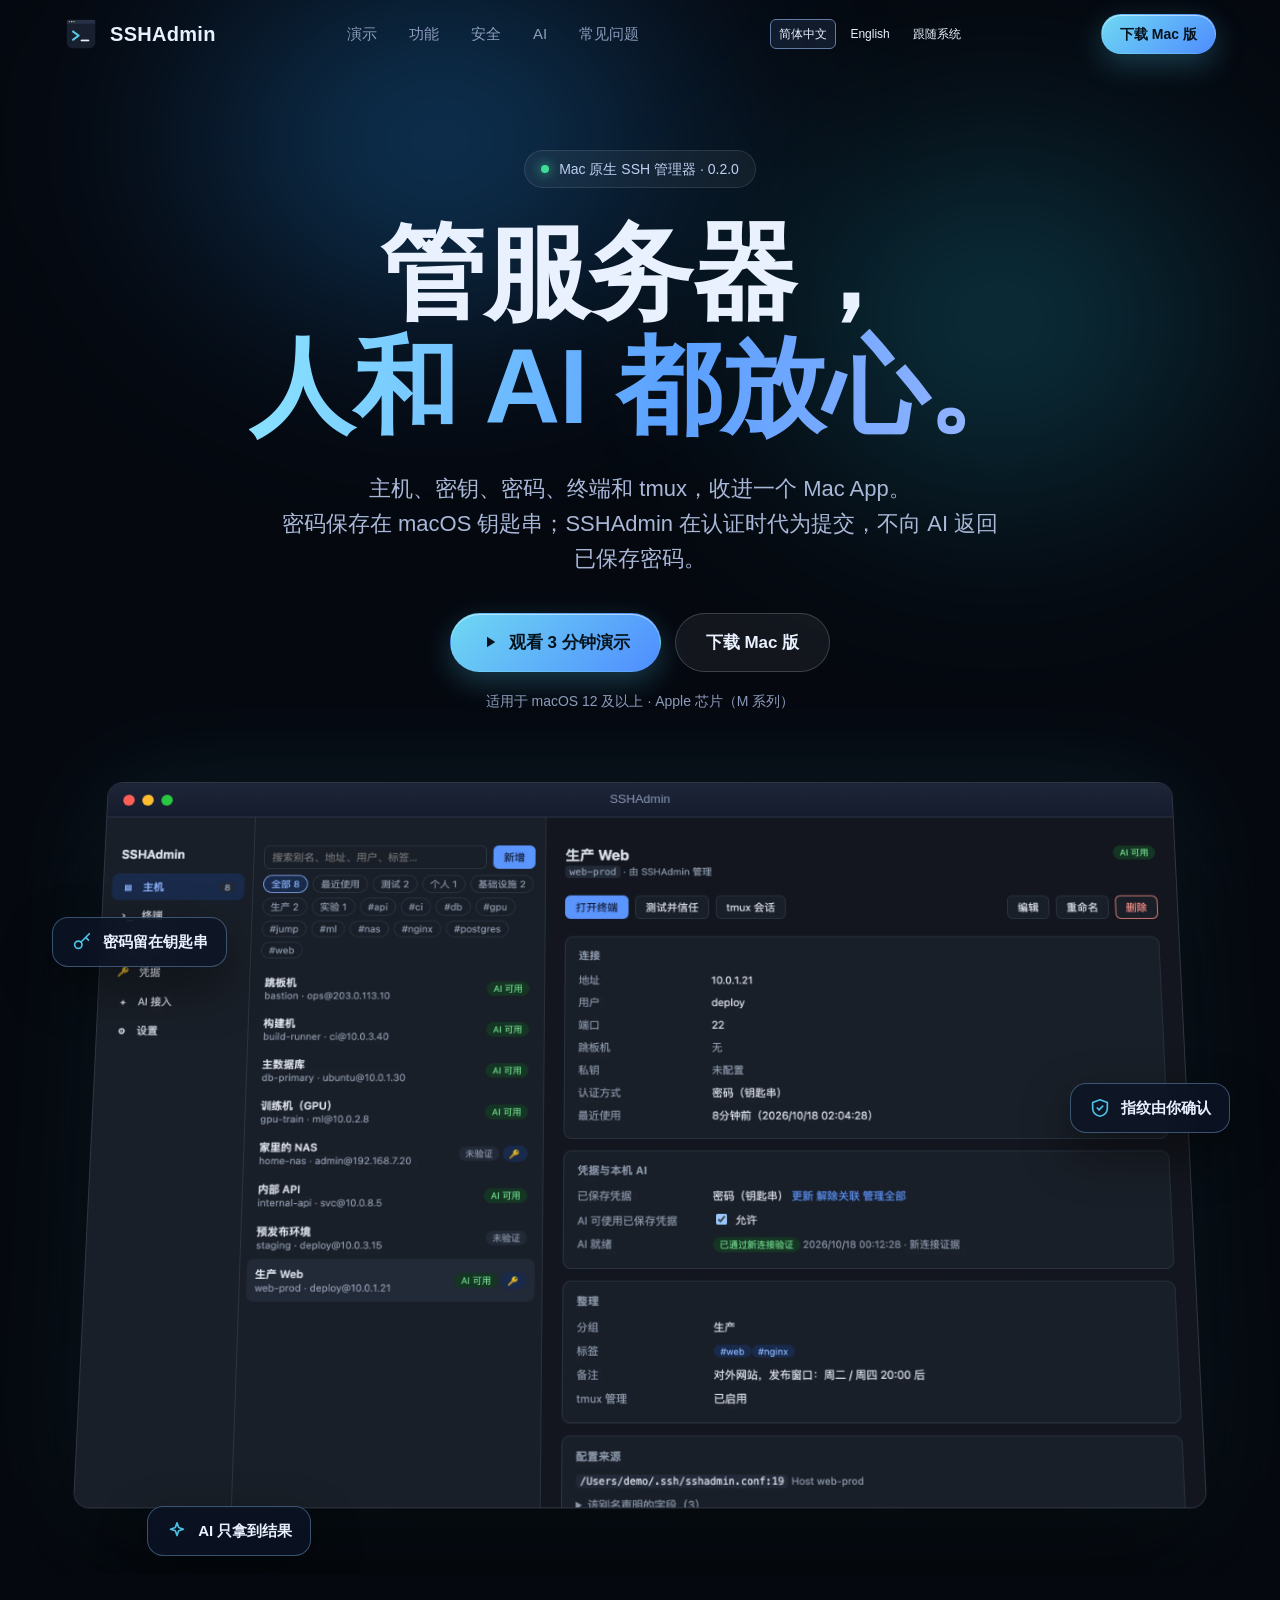
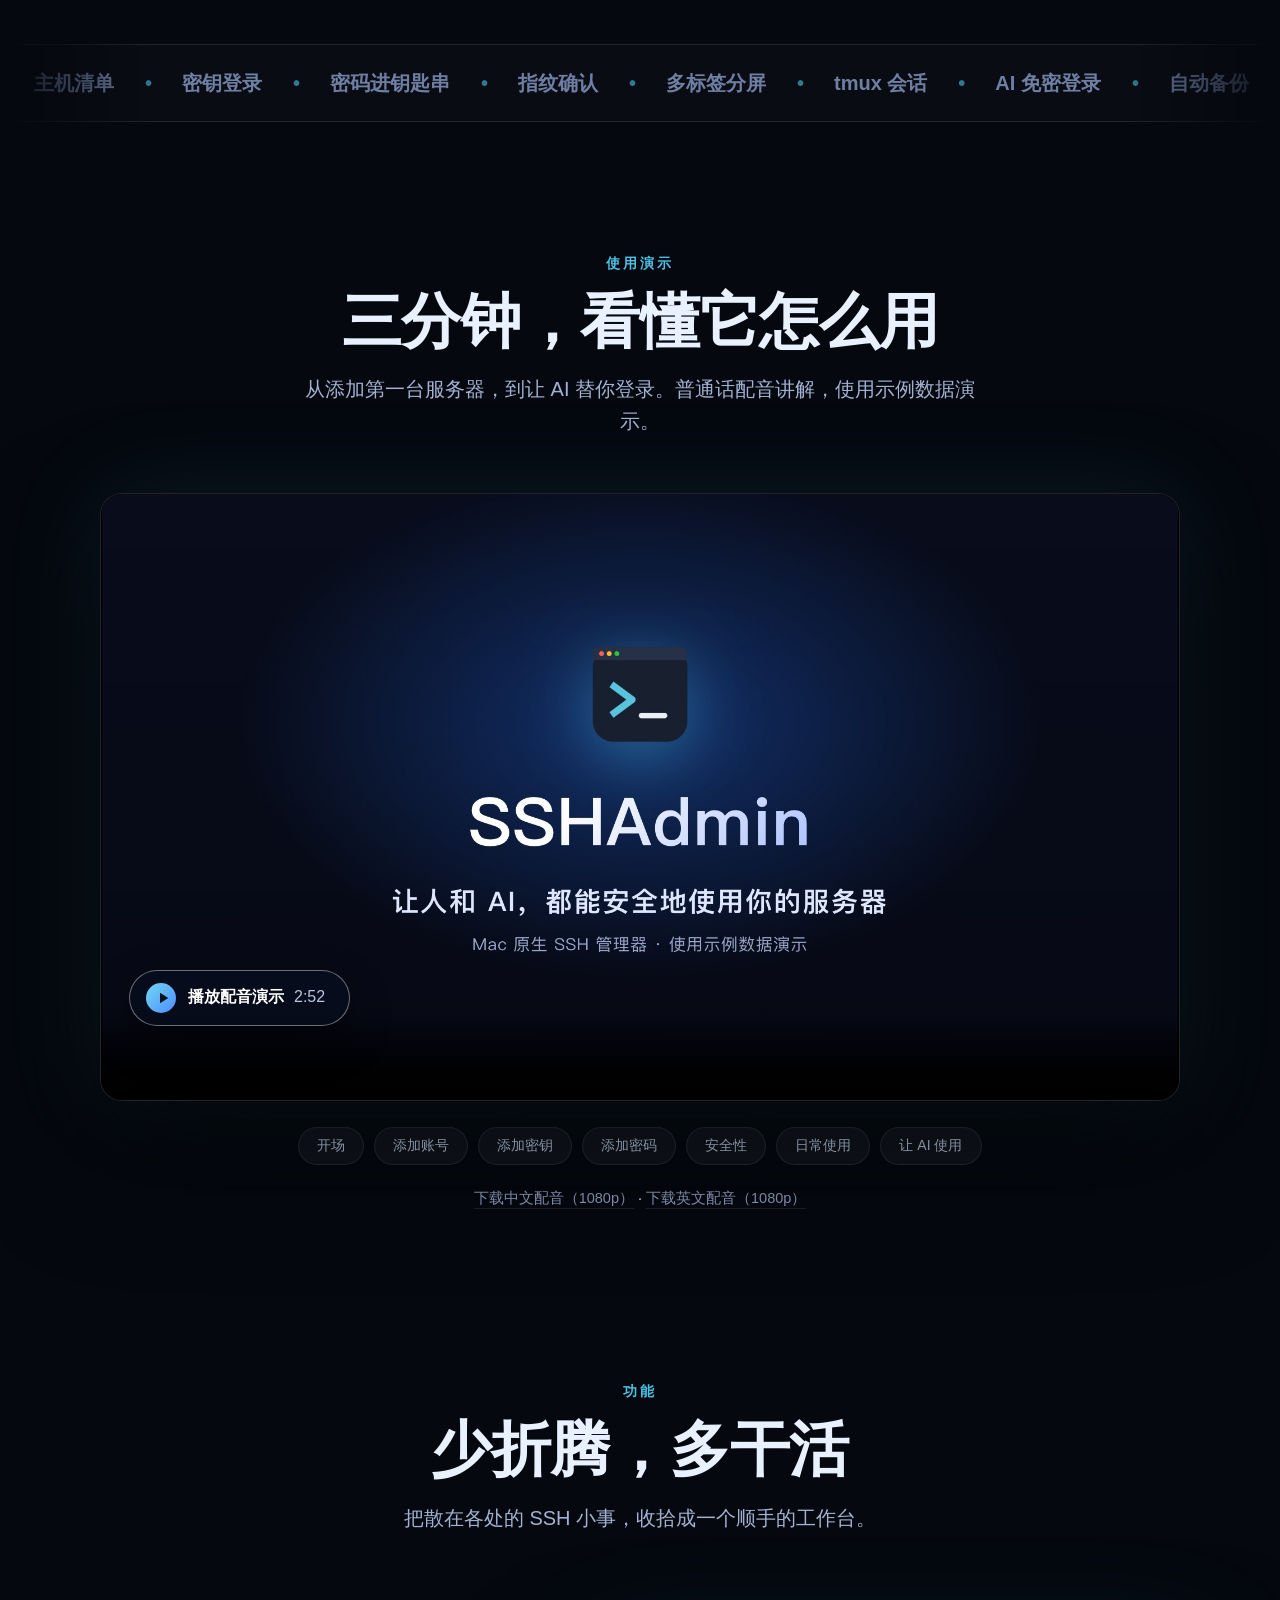
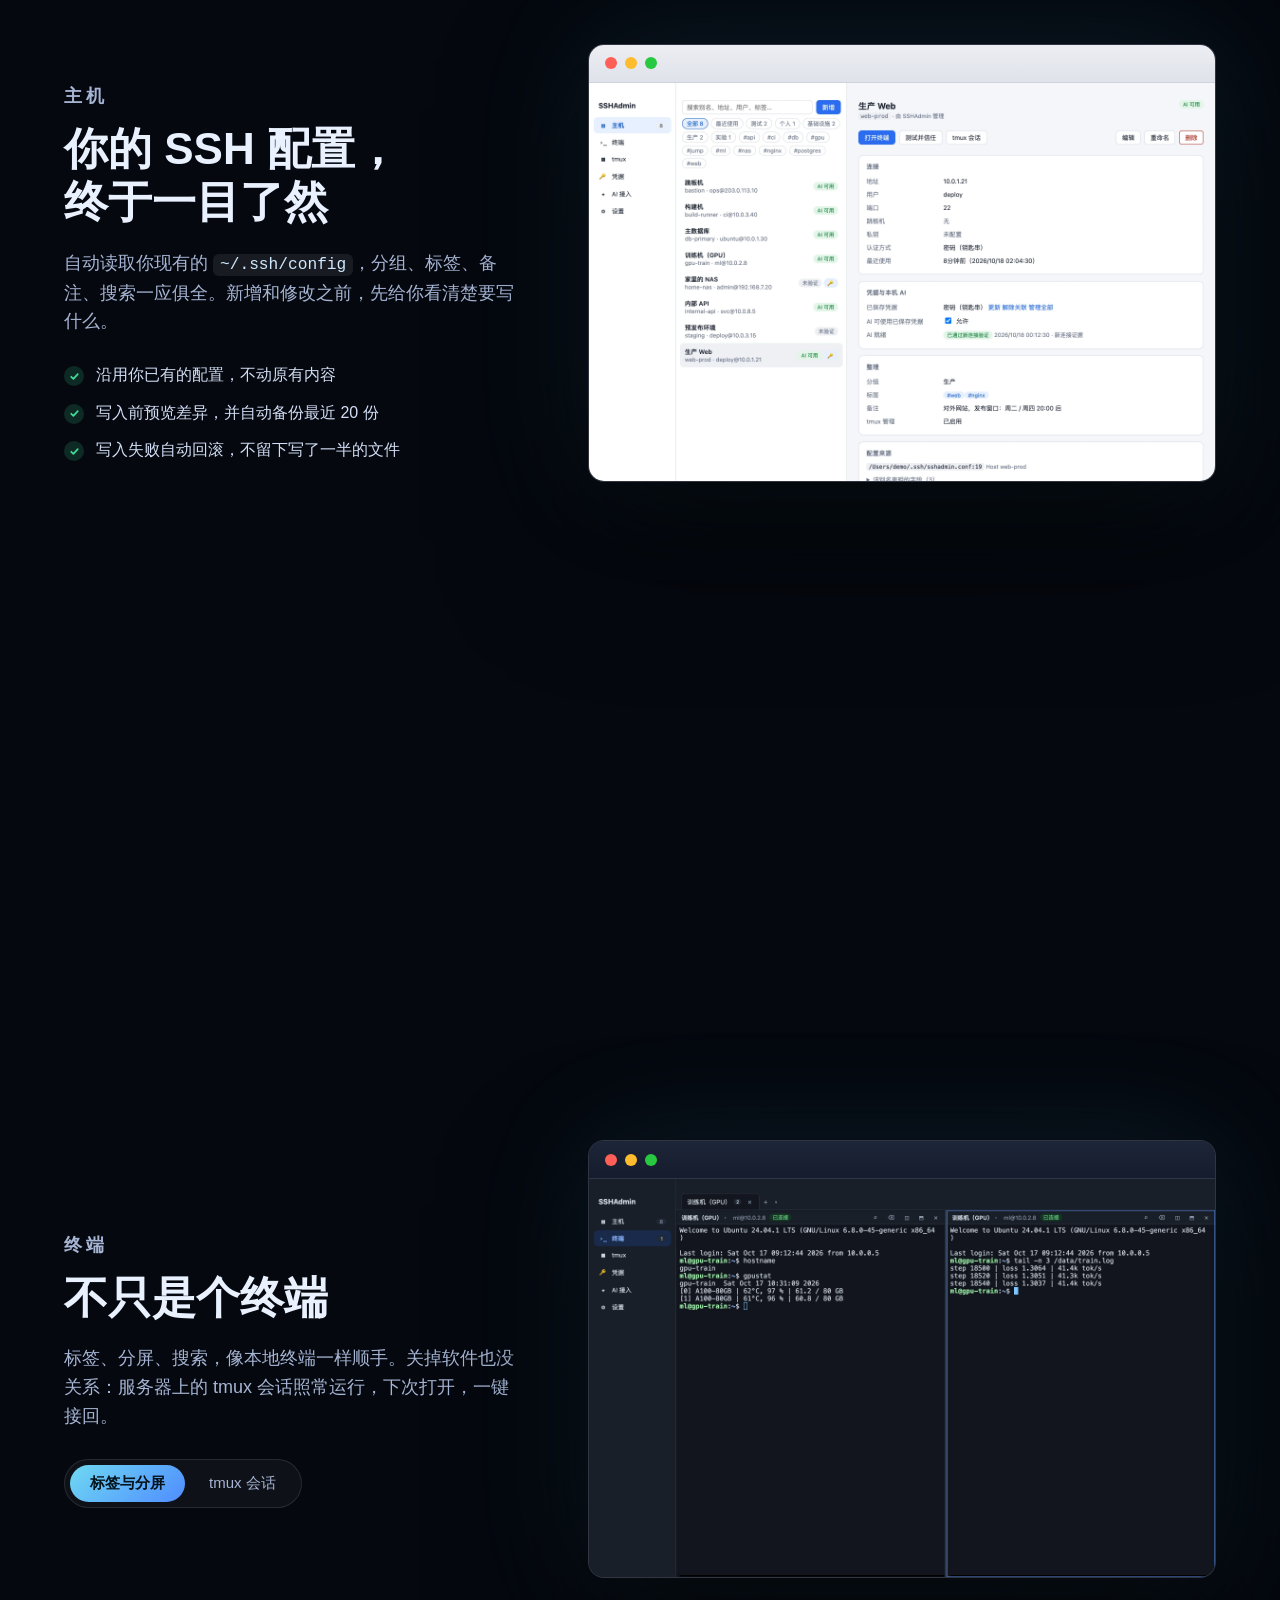
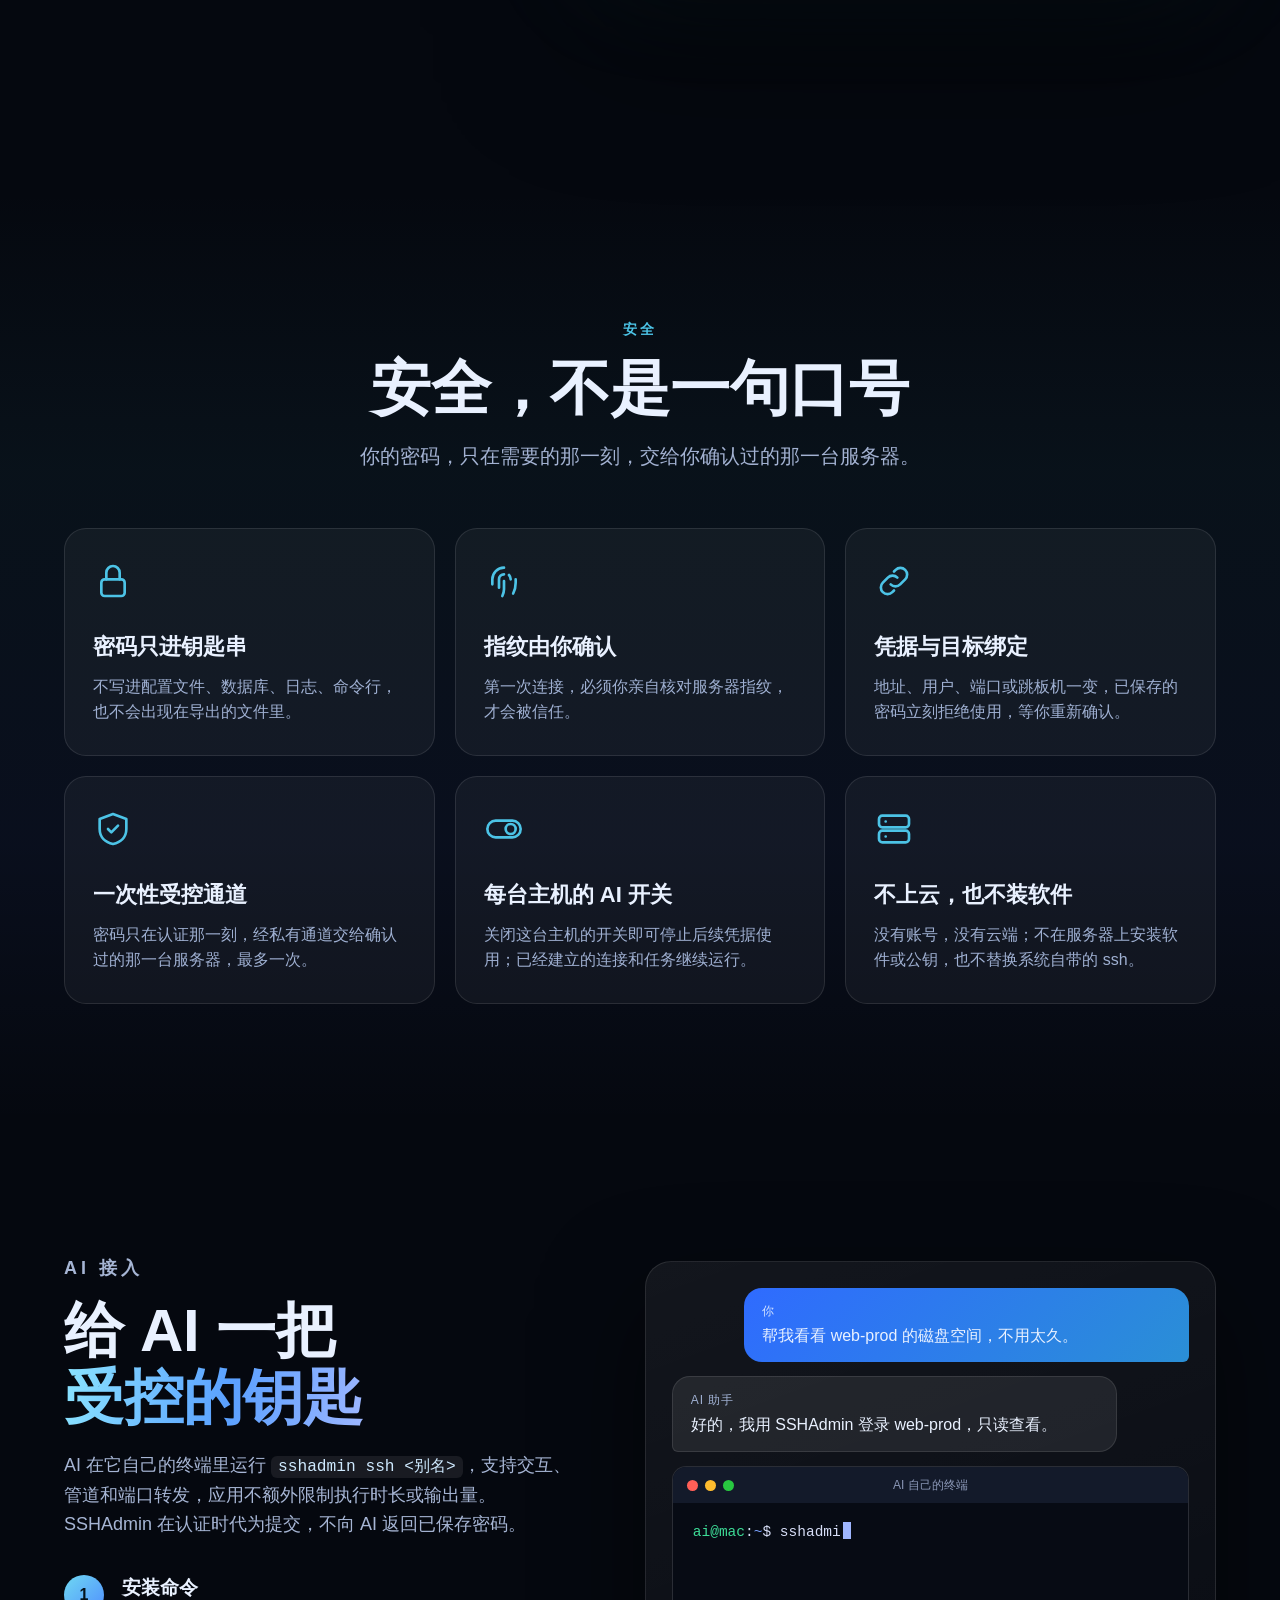
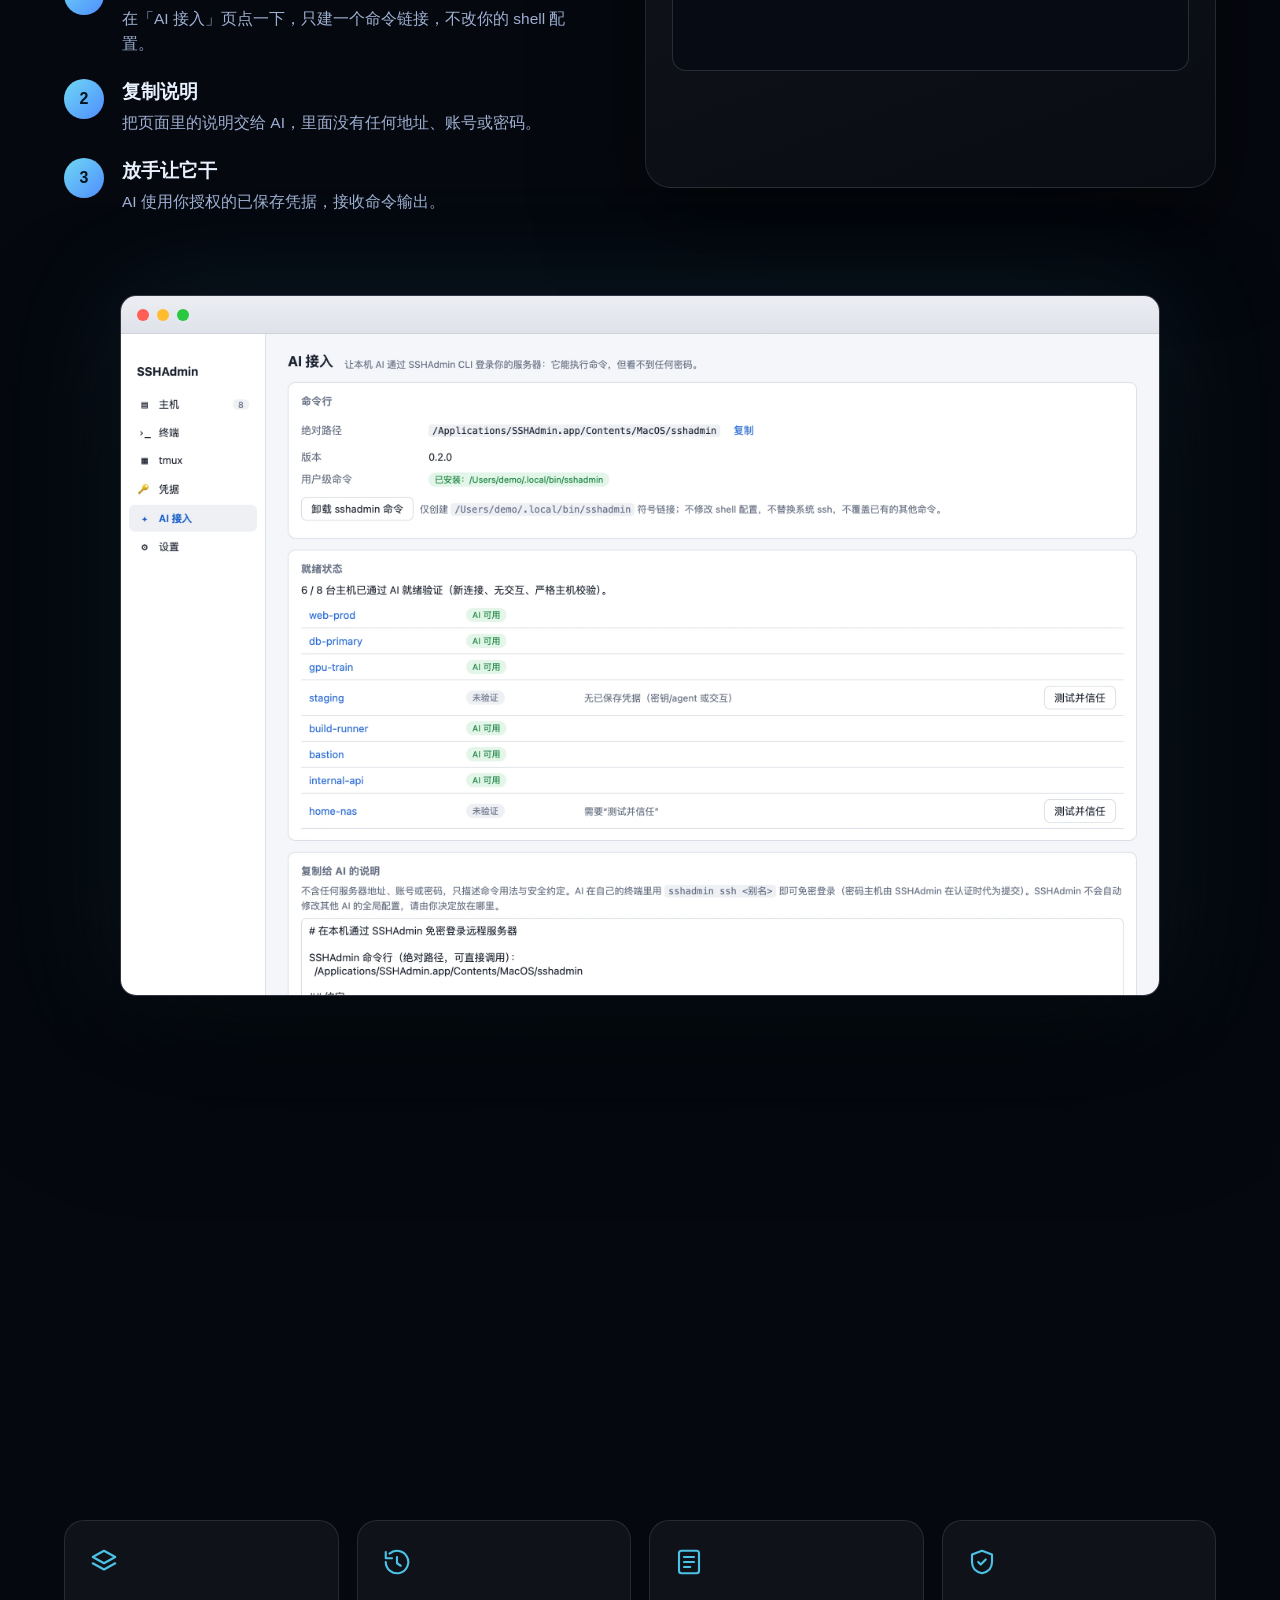
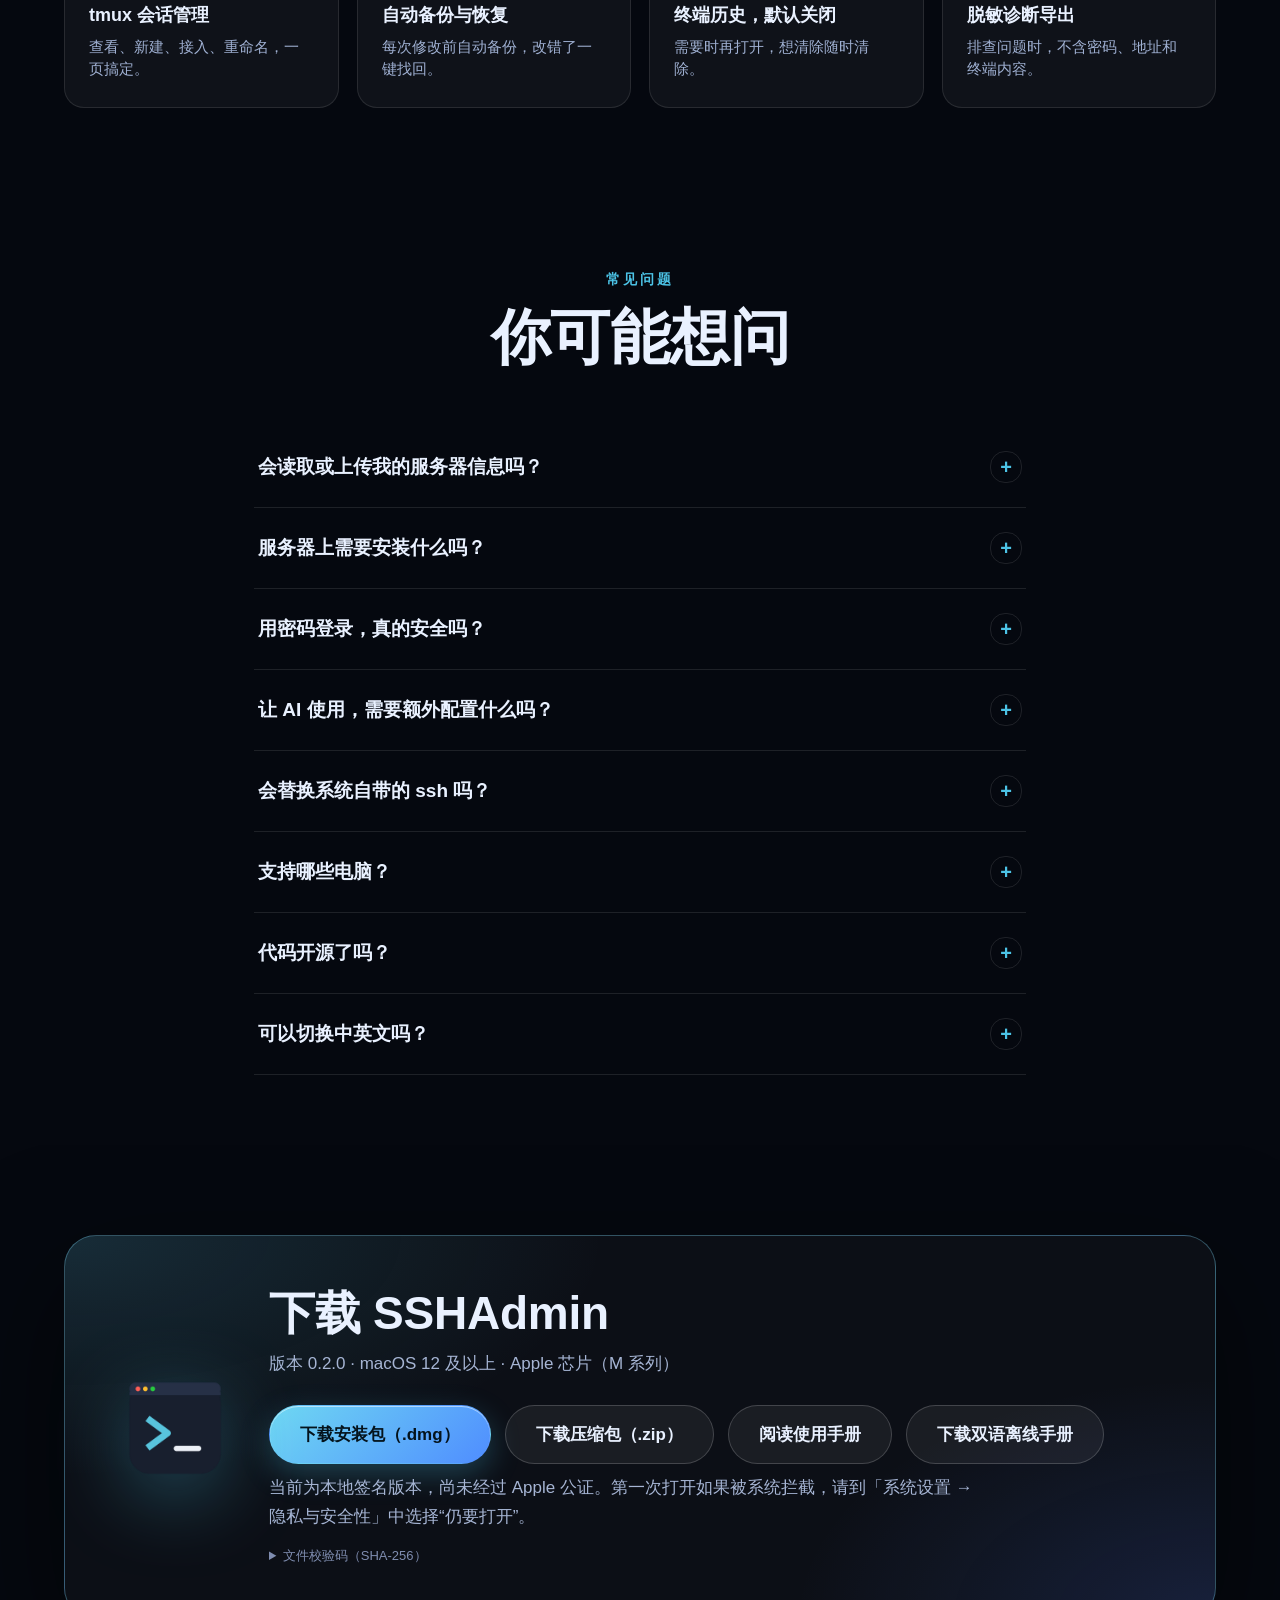
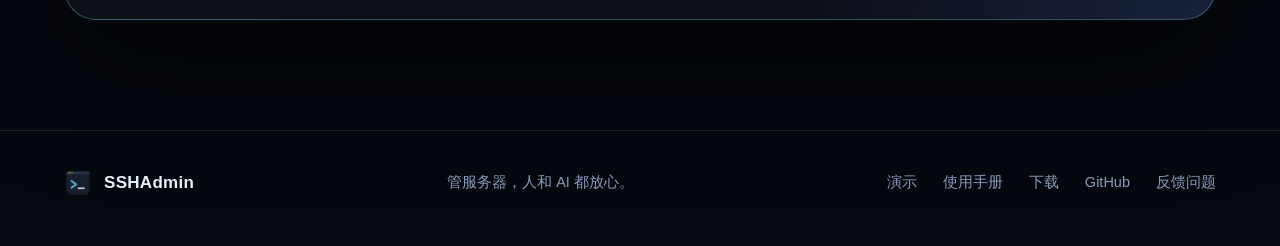
<file: docs/zh/index.html>
<!doctype html>
<html lang="zh-Hans"><head>
<meta charset="utf-8">
<meta name="viewport" content="width=device-width, initial-scale=1">
<title>SSHAdmin · 管服务器，人和 AI 都放心</title>
<meta name="description" content="SSHAdmin 是 Mac 上的 SSH 管理器：主机、密钥、密码、终端和 tmux 收进一个 App。密码保存在 macOS 钥匙串，应用在认证时代为提交，不向 AI 返回已保存密码。">
<meta name="theme-color" content="#05080f">
<meta property="og:type" content="website">
<meta property="og:url" content="https://dfbtcice.github.io/sshadmin/zh/index.html">
<meta property="og:image" content="https://dfbtcice.github.io/sshadmin/img/poster.jpg">

<meta property="og:title" content="SSHAdmin · 管服务器，人和 AI 都放心">
<meta property="og:description" content="Mac 上的 SSH 管理器。密码留在钥匙串，应用为已授权连接代为认证，不向 AI 返回已保存密码。">
<link rel="icon" href="../img/icon.png">
<link rel="stylesheet" href="../style.css">
<link rel="canonical" href="https://dfbtcice.github.io/sshadmin/zh/index.html"><link rel="alternate" href="https://dfbtcice.github.io/sshadmin/zh/index.html" hreflang="zh-Hans"><link rel="alternate" href="https://dfbtcice.github.io/sshadmin/en/index.html" hreflang="en"><link rel="alternate" href="https://dfbtcice.github.io/sshadmin/index.html" hreflang="x-default"><script src="../language.js"></script></head>
<body>

<header class="nav" id="nav">
  <div class="wrap nav-in">
    <a class="logo" href="#top" aria-label="SSHAdmin 首页"><img src="../img/icon.png" alt="" width="34" height="34"><span>SSHAdmin</span></a>
    <nav class="links" aria-label="主导航">
      <a href="#film">演示</a>
      <a href="#features">功能</a>
      <a href="#security">安全</a>
      <a href="#ai">AI</a>
      <a href="#faq">常见问题</a>
    </nav>
    <div class="language-switch" role="group" aria-label="语言"><a data-language="zh-CN" href="../zh/index.html" lang="zh-Hans" aria-current="page">简体中文</a><a data-language="en" href="../en/index.html" lang="en">English</a><a data-language="system" href="../index.html?lang=system">跟随系统</a></div><a class="btn btn-sm" href="#download">下载 Mac 版</a>
  </div>
</header>

<main id="top">

<!-- ============ Hero ============ -->
<section class="hero">
  <div class="glow g1"></div><div class="glow g2"></div>
  <div class="wrap hero-in">
    <div class="chip"><i class="dot"></i>Mac 原生 SSH 管理器 · 0.2.0</div>
    <h1>管服务器，<br><span class="grad">人和 AI 都放心。</span></h1>
    <p class="lead">主机、密钥、密码、终端和 tmux，收进一个 Mac App。<br class="pc">密码保存在 macOS 钥匙串；SSHAdmin 在认证时代为提交，不向 AI 返回已保存密码。</p>
    <div class="cta">
      <a class="btn btn-lg" href="#film"><svg viewBox="0 0 24 24" width="18" height="18" fill="currentColor"><path d="M8 5v14l11-7z"></path></svg>观看 3 分钟演示</a>
      <a class="btn btn-lg btn-ghost" href="#download">下载 Mac 版</a>
    </div>
    <p class="meta">适用于 macOS 12 及以上 · Apple 芯片（M 系列）</p>

    <div class="stage" id="heroStage">
      <div class="badge b1"><svg viewBox="0 0 24 24"><circle cx="8" cy="15" r="4"></circle><path d="M11 12l9-9M16 7l3 3"></path></svg>密码留在钥匙串</div>
      <div class="badge b2"><svg viewBox="0 0 24 24"><path d="M12 3l8 3v6c0 5-3.5 8-8 9-4.5-1-8-4-8-9V6l8-3z"></path><path d="M9 12l2 2 4-4"></path></svg>指纹由你确认</div>
      <div class="badge b3"><svg viewBox="0 0 24 24"><path d="M12 3l1.8 5.2L19 10l-5.2 1.8L12 17l-1.8-5.2L5 10l5.2-1.8L12 3z"></path></svg>AI 只拿到结果</div>
      <figure class="win" id="heroWin">
        <div class="bar"><i></i><i></i><i></i><span>SSHAdmin</span></div>
        <img src="../img/hosts-dark.webp" alt="SSHAdmin 主机列表与详情" width="1320" height="840" fetchpriority="high">
      </figure>
    </div>
  </div>
</section>

<!-- ============ 跑马灯 ============ -->
<div class="marquee" aria-hidden="true">
  <div class="track">
    <span>主机清单</span><span>密钥登录</span><span>密码进钥匙串</span><span>指纹确认</span><span>多标签分屏</span><span>tmux 会话</span><span>AI 免密登录</span><span>自动备份</span><span>深色模式</span>
    <span>主机清单</span><span>密钥登录</span><span>密码进钥匙串</span><span>指纹确认</span><span>多标签分屏</span><span>tmux 会话</span><span>AI 免密登录</span><span>自动备份</span><span>深色模式</span>
  </div>
</div>

<!-- ============ 视频 ============ -->
<section class="section film" id="film">
  <div class="wrap">
    <div class="head center reveal">
      <p class="eyebrow">使用演示</p>
      <h2>三分钟，看懂它怎么用</h2>
      <p class="sub">从添加第一台服务器，到让 AI 替你登录。普通话配音讲解，使用示例数据演示。</p>
    </div>
    <div class="player reveal" id="player">
      <video id="demo" controls="" preload="metadata" playsinline="" poster="../img/poster.jpg" aria-label="SSHAdmin 使用演示，普通话配音">
        <source src="../video/sshadmin-demo-zh-CN.mp4" type="video/mp4">
        你的浏览器不支持视频播放，请使用下方链接下载配音视频。
      <track kind="captions" srclang="zh-CN" label="简体中文" src="../video/sshadmin-demo-zh-CN.vtt"></video>
      <button class="bigplay" id="bigplay" aria-label="播放配音演示视频"><svg viewBox="0 0 24 24" fill="currentColor"><path d="M8 5v14l11-7z"></path></svg><span>播放配音演示<em>2:52</em></span></button>
    </div>
    <div class="chapters reveal" id="chapters">
      <button data-t="0">开场</button>
      <button data-t="4.79">添加账号</button>
      <button data-t="26.017">添加密钥</button>
      <button data-t="43.441">添加密码</button>
      <button data-t="78.005">安全性</button>
      <button data-t="98.725">日常使用</button>
      <button data-t="126.277">让 AI 使用</button>
    </div>
    <p class="vlink reveal"><a href="../video/sshadmin-demo-zh-CN.mp4" download="SSHAdmin使用动画-中文.mp4">下载中文配音（1080p）</a> · <a href="../video/sshadmin-demo-en.mp4" download="SSHAdmin使用动画-英文.mp4">下载英文配音（1080p）</a></p>
  </div>
</section>

<!-- ============ 功能 ============ -->
<section class="section" id="features">
  <div class="wrap">
    <div class="head center reveal">
      <p class="eyebrow">功能</p>
      <h2>少折腾，多干活</h2>
      <p class="sub">把散在各处的 SSH 小事，收拾成一个顺手的工作台。</p>
    </div>

    <div class="row reveal">
      <div class="copy">
        <p class="eyebrow">主机</p>
        <h3>你的 SSH 配置，<br>终于一目了然</h3>
        <p>自动读取你现有的 <code>~/.ssh/config</code>，分组、标签、备注、搜索一应俱全。新增和修改之前，先给你看清楚要写什么。</p>
        <ul class="ticks">
          <li>沿用你已有的配置，不动原有内容</li>
          <li>写入前预览差异，并自动备份最近 20 份</li>
          <li>写入失败自动回滚，不留下写了一半的文件</li>
        </ul>
      </div>
      <figure class="shot light"><div class="bar"><i></i><i></i><i></i></div><img src="../img/hosts-light.webp" alt="主机列表（浅色）" loading="lazy" width="1320" height="840"></figure>
    </div>

    <div class="row rev reveal">
      <div class="copy">
        <p class="eyebrow">凭据</p>
        <h3>密码与密钥，<br>各归其位</h3>
        <p>密码和私钥口令保存在 macOS 钥匙串。应用只保存私钥路径，不复制或导出私钥。第一次连接时，由你核对服务器指纹。</p>
        <ul class="ticks">
          <li>新增主机时，一步完成保存与验证</li>
          <li>指纹对得上，才会被信任</li>
          <li>用和 AI 完全相同的条件做一次真实验证</li>
        </ul>
      </div>
      <figure class="shot light"><div class="bar"><i></i><i></i><i></i></div><img src="../img/fingerprint-light.webp" alt="确认服务器指纹" loading="lazy" width="1320" height="840"></figure>
    </div>

    <div class="row reveal">
      <div class="copy">
        <p class="eyebrow">终端</p>
        <h3>不只是个终端</h3>
        <p>标签、分屏、搜索，像本地终端一样顺手。关掉软件也没关系：服务器上的 tmux 会话照常运行，下次打开，一键接回。</p>
        <div class="tabs" role="tablist" aria-label="终端画面">
          <button class="on" data-img="../img/terminal-dark.webp" role="tab">标签与分屏</button>
          <button data-img="../img/tmux-attached-dark.webp" role="tab">tmux 会话</button>
        </div>
      </div>
      <figure class="shot"><div class="bar"><i></i><i></i><i></i></div><img id="termShot" src="../img/terminal-dark.webp" alt="终端画面" loading="lazy" width="1320" height="840"></figure>
    </div>
  </div>
</section>

<!-- ============ 安全 ============ -->
<section class="section sec" id="security">
  <div class="wrap">
    <div class="head center reveal">
      <p class="eyebrow">安全</p>
      <h2>安全，不是一句口号</h2>
      <p class="sub">你的密码，只在需要的那一刻，交给你确认过的那一台服务器。</p>
    </div>
    <div class="cards">
      <article class="card reveal"><svg viewBox="0 0 24 24"><rect x="5" y="11" width="14" height="10" rx="2"></rect><path d="M8 11V7a4 4 0 0 1 8 0v4"></path></svg><h4>密码只进钥匙串</h4><p>不写进配置文件、数据库、日志、命令行，也不会出现在导出的文件里。</p></article>
      <article class="card reveal"><svg viewBox="0 0 24 24"><path d="M12 4a7 7 0 0 0-7 7v3"></path><path d="M12 8a3 3 0 0 0-3 3v5"></path><path d="M12 12v5c0 1.5-.4 2.7-1 4"></path><path d="M16 11a4 4 0 0 0-1-2.6"></path><path d="M19 11v2c0 2.5-.5 4.6-1.5 6.5"></path></svg><h4>指纹由你确认</h4><p>第一次连接，必须你亲自核对服务器指纹，才会被信任。</p></article>
      <article class="card reveal"><svg viewBox="0 0 24 24"><path d="M10 14a4 4 0 0 0 5.7 0l3-3a4 4 0 0 0-5.7-5.7l-1 1"></path><path d="M14 10a4 4 0 0 0-5.7 0l-3 3a4 4 0 0 0 5.7 5.7l1-1"></path></svg><h4>凭据与目标绑定</h4><p>地址、用户、端口或跳板机一变，已保存的密码立刻拒绝使用，等你重新确认。</p></article>
      <article class="card reveal"><svg viewBox="0 0 24 24"><path d="M12 3l8 3v6c0 5-3.5 8-8 9-4.5-1-8-4-8-9V6l8-3z"></path><path d="M9 12l2 2 4-4"></path></svg><h4>一次性受控通道</h4><p>密码只在认证那一刻，经私有通道交给确认过的那一台服务器，最多一次。</p></article>
      <article class="card reveal"><svg viewBox="0 0 24 24"><rect x="2" y="7" width="20" height="10" rx="5"></rect><circle cx="16" cy="12" r="3"></circle></svg><h4>每台主机的 AI 开关</h4><p>关闭这台主机的开关即可停止后续凭据使用；已经建立的连接和任务继续运行。</p></article>
      <article class="card reveal"><svg viewBox="0 0 24 24"><rect x="3" y="4" width="18" height="7" rx="2"></rect><rect x="3" y="13" width="18" height="7" rx="2"></rect><path d="M7 7.5h.01M7 16.5h.01"></path></svg><h4>不上云，也不装软件</h4><p>没有账号，没有云端；不在服务器上安装软件或公钥，也不替换系统自带的 ssh。</p></article>
    </div>
  </div>
</section>

<!-- ============ AI ============ -->
<section class="section ai" id="ai">
  <div class="wrap ai-in">
    <div class="copy reveal">
      <p class="eyebrow">AI 接入</p>
      <h2>给 AI 一把<br><span class="grad">受控的钥匙</span></h2>
      <p class="sub left">AI 在它自己的终端里运行 <code>sshadmin ssh &lt;别名&gt;</code>，支持交互、管道和端口转发，应用不额外限制执行时长或输出量。SSHAdmin 在认证时代为提交，不向 AI 返回已保存密码。</p>
      <ol class="steps">
        <li><b>安装命令</b><span>在「AI 接入」页点一下，只建一个命令链接，不改你的 shell 配置。</span></li>
        <li><b>复制说明</b><span>把页面里的说明交给 AI，里面没有任何地址、账号或密码。</span></li>
        <li><b>放手让它干</b><span>AI 使用你授权的已保存凭据，接收命令输出。</span></li>
      </ol>
    </div>
    <div class="aiviz reveal" id="aiviz">
      <div class="chat">
        <div class="msg me"><small>你</small>帮我看看 web-prod 的磁盘空间，不用太久。</div>
        <div class="msg bot"><small>AI 助手</small>好的，我用 SSHAdmin 登录 web-prod，只读查看。</div>
      </div>
      <div class="term">
        <div class="tb"><i></i><i></i><i></i><span>AI 自己的终端</span></div>
        <pre><span class="g">ai@mac</span>:<span class="b">~</span>$ <span id="aiCmd" data-text="sshadmin ssh web-prod 'df -h / /data'"></span><span class="caret"></span>
<span id="aiOut" class="out"><span class="d">Filesystem      Size  Used Avail Use% Mounted on</span>
/dev/sda1        98G   60G   34G  64% /
/dev/sdb1       1.8T  1.4T  380G  79% /data</span></pre>
        <div class="float">🔐 密码由 SSHAdmin 在认证时代为提交</div>
      </div>
      <div class="msg bot done" id="aiDone"><small>AI 助手</small>根分区已用 64%，/data 还剩 380G，一切正常。</div>
    </div>
  </div>
  <div class="wrap">
    <figure class="shot wide light reveal"><div class="bar"><i></i><i></i><i></i></div><img src="../img/ai-light.webp" alt="AI 接入页面" loading="lazy" width="1320" height="840"></figure>
  </div>
</section>

<!-- ============ 小功能 ============ -->
<section class="section small">
  <div class="wrap">
    <div class="head center reveal">
      <p class="eyebrow">还有这些</p>
      <h2>每个细节，都替你想过</h2>
    </div>
    <div class="grid">
      <div class="g reveal"><svg viewBox="0 0 24 24"><rect x="6" y="6" width="12" height="12" rx="2"></rect><path d="M9 2v3M15 2v3M9 19v3M15 19v3M2 9h3M2 15h3M19 9h3M19 15h3"></path></svg><b>原生 Apple 芯片</b><span>为 M 系列 Mac 构建，打开即用。</span></div>
      <div class="g reveal"><svg viewBox="0 0 24 24"><path d="M21 12.8A9 9 0 1 1 11.2 3a7 7 0 0 0 9.8 9.8z"></path></svg><b>深色与浅色</b><span>跟随系统，也可以手动指定。</span></div>
      <div class="g reveal"><svg viewBox="0 0 24 24"><rect x="3" y="4" width="18" height="16" rx="2"></rect><path d="M12 4v16"></path></svg><b>标签与分屏</b><span>⌘T 新标签，⌘D 分屏，各干各的。</span></div>
      <div class="g reveal"><svg viewBox="0 0 24 24"><circle cx="11" cy="11" r="7"></circle><path d="M21 21l-4.3-4.3"></path></svg><b>终端内搜索</b><span>在长长的输出里，快速找到那一行。</span></div>
      <div class="g reveal"><svg viewBox="0 0 24 24"><path d="M12 3l9 5-9 5-9-5 9-5z"></path><path d="M3 13l9 5 9-5"></path></svg><b>tmux 会话管理</b><span>查看、新建、接入、重命名，一页搞定。</span></div>
      <div class="g reveal"><svg viewBox="0 0 24 24"><path d="M3 12a9 9 0 1 0 3-6.7"></path><path d="M3 4v5h5"></path><path d="M12 8v5l3 2"></path></svg><b>自动备份与恢复</b><span>每次修改前自动备份，改错了一键找回。</span></div>
      <div class="g reveal"><svg viewBox="0 0 24 24"><rect x="4" y="3" width="16" height="18" rx="2"></rect><path d="M8 8h8M8 12h8M8 16h5"></path></svg><b>终端历史，默认关闭</b><span>需要时再打开，想清除随时清除。</span></div>
      <div class="g reveal"><svg viewBox="0 0 24 24"><path d="M12 3l8 3v6c0 5-3.5 8-8 9-4.5-1-8-4-8-9V6l8-3z"></path><path d="M9 12l2 2 4-4"></path></svg><b>脱敏诊断导出</b><span>排查问题时，不含密码、地址和终端内容。</span></div>
    </div>
  </div>
</section>

<!-- ============ 常见问题 ============ -->
<section class="section faq" id="faq">
  <div class="wrap narrow">
    <div class="head center reveal">
      <p class="eyebrow">常见问题</p>
      <h2>你可能想问</h2>
    </div>
    <div class="qa reveal">
      <details><summary>会读取或上传我的服务器信息吗？</summary><p>不会上传。SSHAdmin 没有账号体系，也不连接任何云端；它只在本机读取你的 SSH 配置，并通过系统自带的 OpenSSH 连接你自己的服务器。</p></details>
      <details><summary>服务器上需要安装什么吗？</summary><p>不需要。SSHAdmin 不会在服务器上安装软件，也不会替你部署公钥。使用 tmux 功能时，服务器上需要已经装有 tmux。</p></details>
      <details><summary>用密码登录，真的安全吗？</summary><p>密码只保存在 macOS 钥匙串，登录时在认证那一刻才交给你确认过的那台服务器。如果想要更强的保护，仍然推荐使用私钥登录——SSHAdmin 两种方式都支持。</p></details>
      <details><summary>让 AI 使用，需要额外配置什么吗？</summary><p>不需要接入任何插件。在「AI 接入」页安装 sshadmin 命令，再把页面里的说明复制给 AI，它就能在自己的终端里使用。SSHAdmin 不会改动其他 AI 工具的全局设置。</p></details>
      <details><summary>会替换系统自带的 ssh 吗？</summary><p>不会。系统的 ssh 保持原样，<code>sshadmin ssh</code> 只是多出来的一个入口。</p></details>
      <details><summary>支持哪些电脑？</summary><p>目前提供 Apple 芯片（M 系列）的 Mac 版本，需要 macOS 12 及以上。</p></details>
      <details><summary>代码开源了吗？</summary><p>应用源码暂不公开。<a href="https://github.com/DFBTCice/sshadmin">GitHub 产品发布仓库</a>提供官网、使用文档和成品下载，也可以在那里反馈问题。</p></details>
    <details><summary>可以切换中英文吗？</summary><p>在设置中选择跟随系统、简体中文或 English。选择会自动记住，切换不会断开终端。官网、手册和配音演示也都有中英文版本。</p></details></div>
  </div>
</section>

<!-- ============ 下载 ============ -->
<section class="section dl" id="download">
  <div class="wrap">
    <div class="dl-card reveal">
      <img src="../img/icon.png" alt="" width="108" height="108">
      <div class="dl-main">
        <h2>下载 SSHAdmin</h2>
        <p>版本 0.2.0 · macOS 12 及以上 · Apple 芯片（M 系列）</p>
        <div class="cta">
          <a class="btn btn-lg" href="../downloads/SSHAdmin-0.2.0-macos-arm64.dmg" download="">下载安装包（.dmg）</a>
          <a class="btn btn-lg btn-ghost" href="../downloads/SSHAdmin-0.2.0-macos-arm64.zip" download="">下载压缩包（.zip）</a>
          <a class="btn btn-lg btn-ghost" href="manual.html">阅读使用手册</a>
        <a class="btn btn-lg btn-ghost" href="../downloads/SSHAdmin-0.2.0-guides.zip">下载双语离线手册</a></div>
        <p class="note">当前为本地签名版本，尚未经过 Apple 公证。第一次打开如果被系统拦截，请到「系统设置 → 隐私与安全性」中选择“仍要打开”。</p>
        <details class="sums"><summary>文件校验码（SHA-256）</summary>
          <p><b>.dmg</b> 2e8dfd78c50a7ab9e2121e1d739908f0a723957436ddc584ed289e58d5e55754</p>
          <p><b>.zip</b> 60f7f7549f751d98743a006a801faaac89fb8f9be2fb47ada7022d7c2baf33ba</p>
        </details>
      </div>
    </div>
  </div>
</section>
</main>

<footer class="foot">
  <div class="wrap foot-in">
    <a class="logo" href="#top"><img src="../img/icon.png" alt="" width="28" height="28"><span>SSHAdmin</span></a>
    <p>管服务器，人和 AI 都放心。</p>
    <nav><a href="#film">演示</a><a href="manual.html">使用手册</a><a href="#download">下载</a><a href="https://github.com/DFBTCice/sshadmin">GitHub</a><a href="https://github.com/DFBTCice/sshadmin/issues">反馈问题</a></nav>
  </div>
</footer>

<script src="../app.js"></script>


</body></html>
</file>
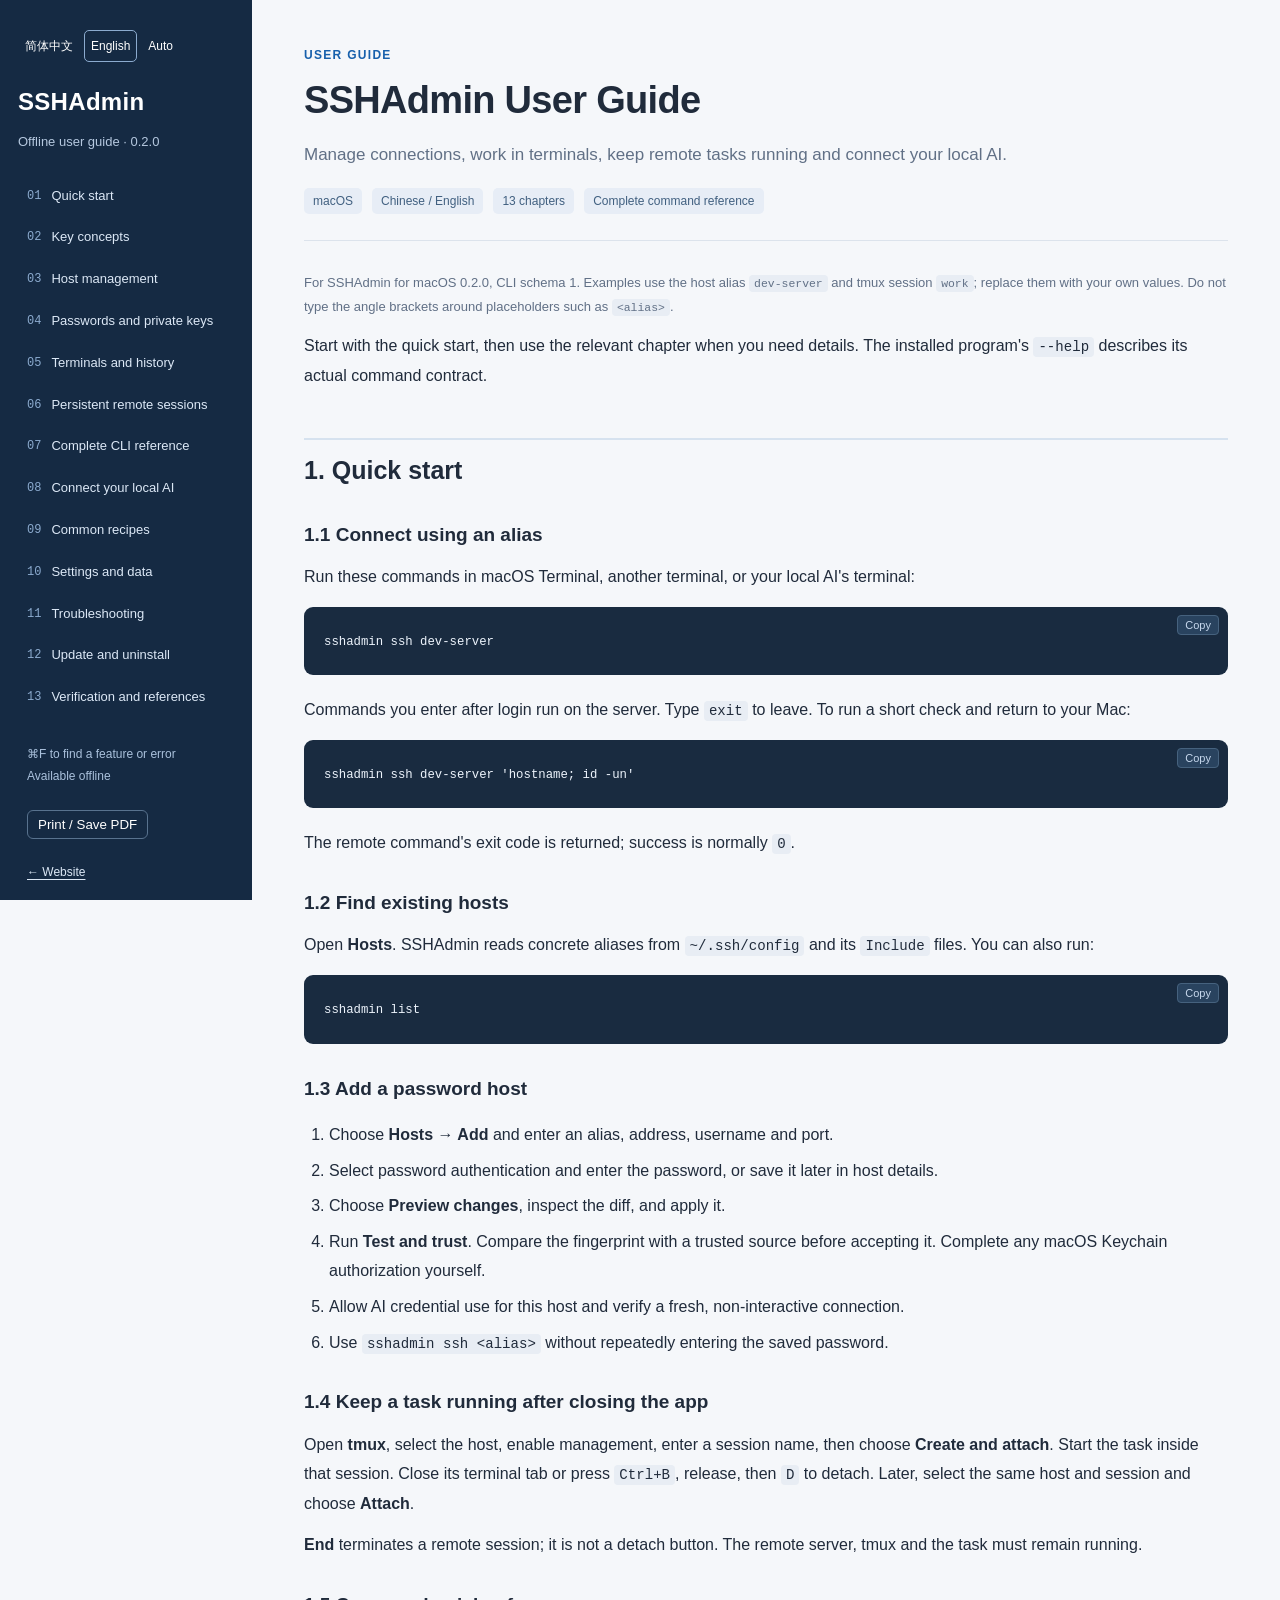
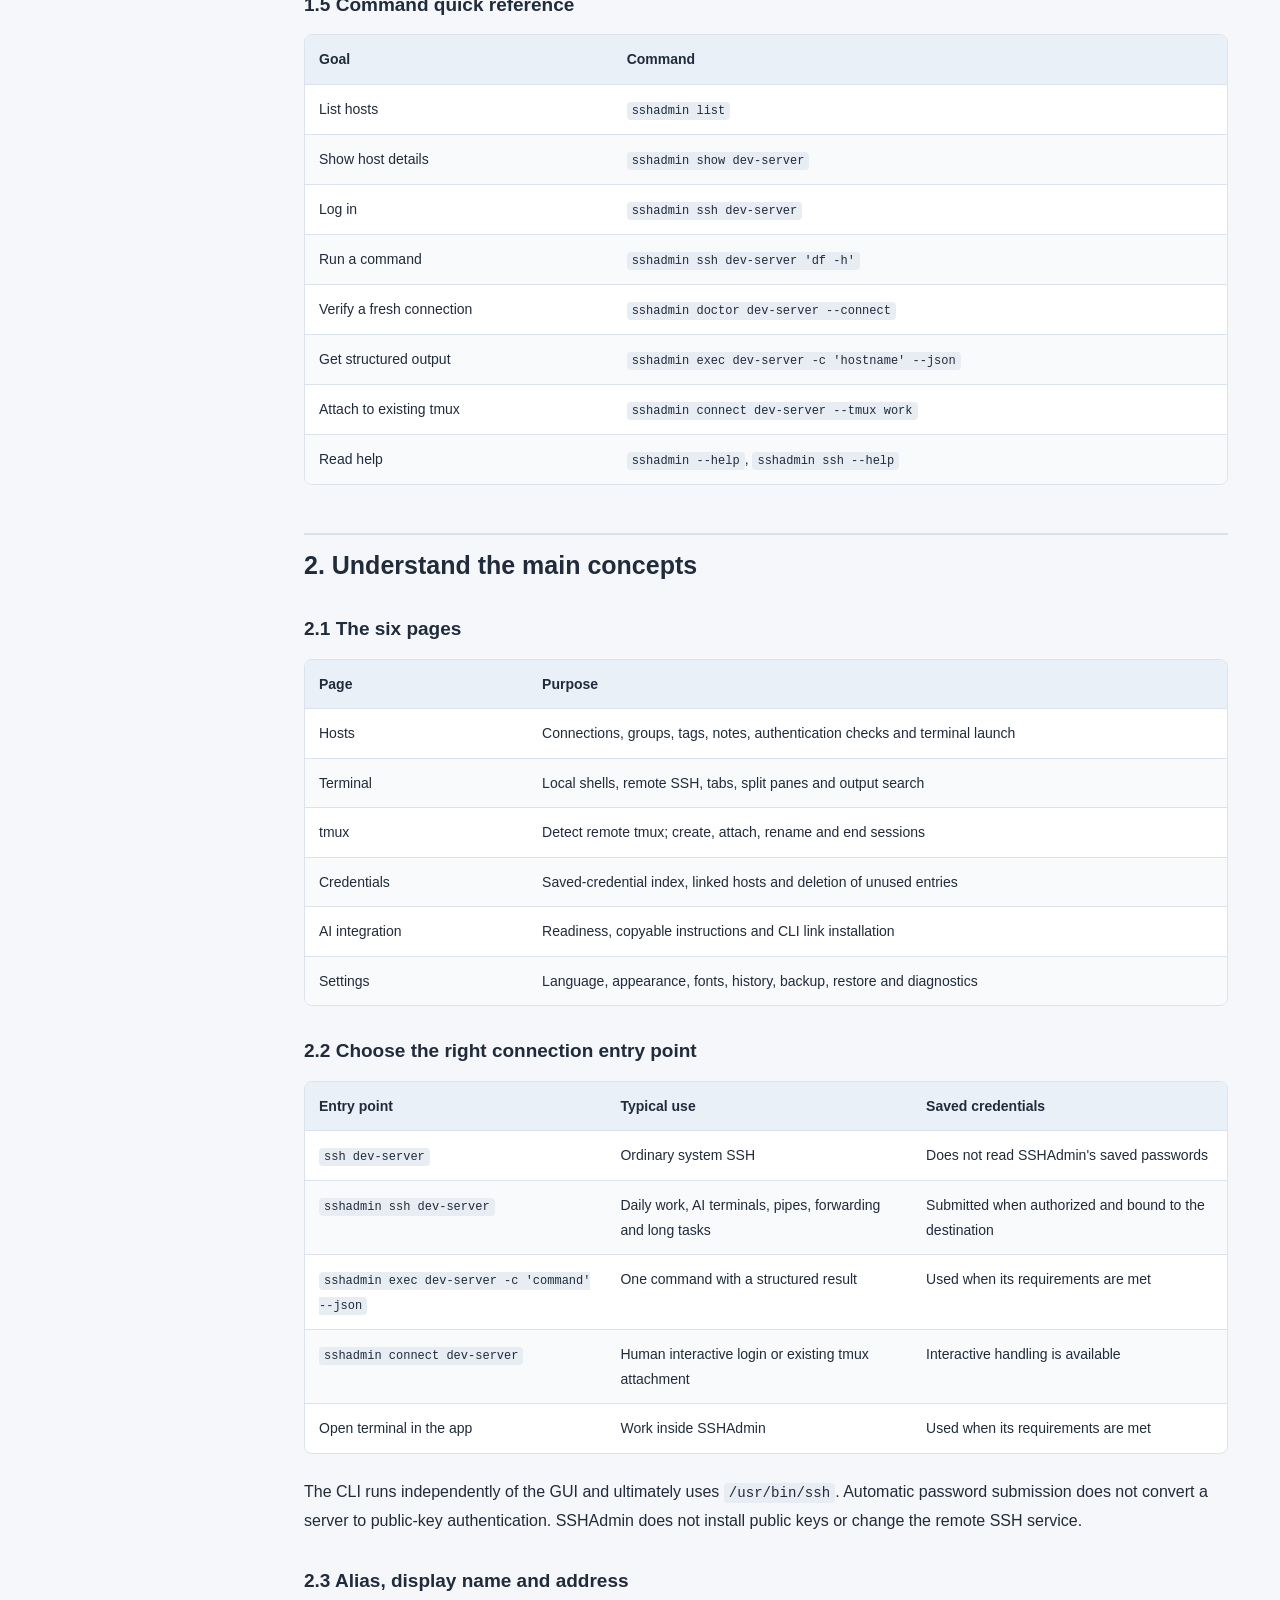
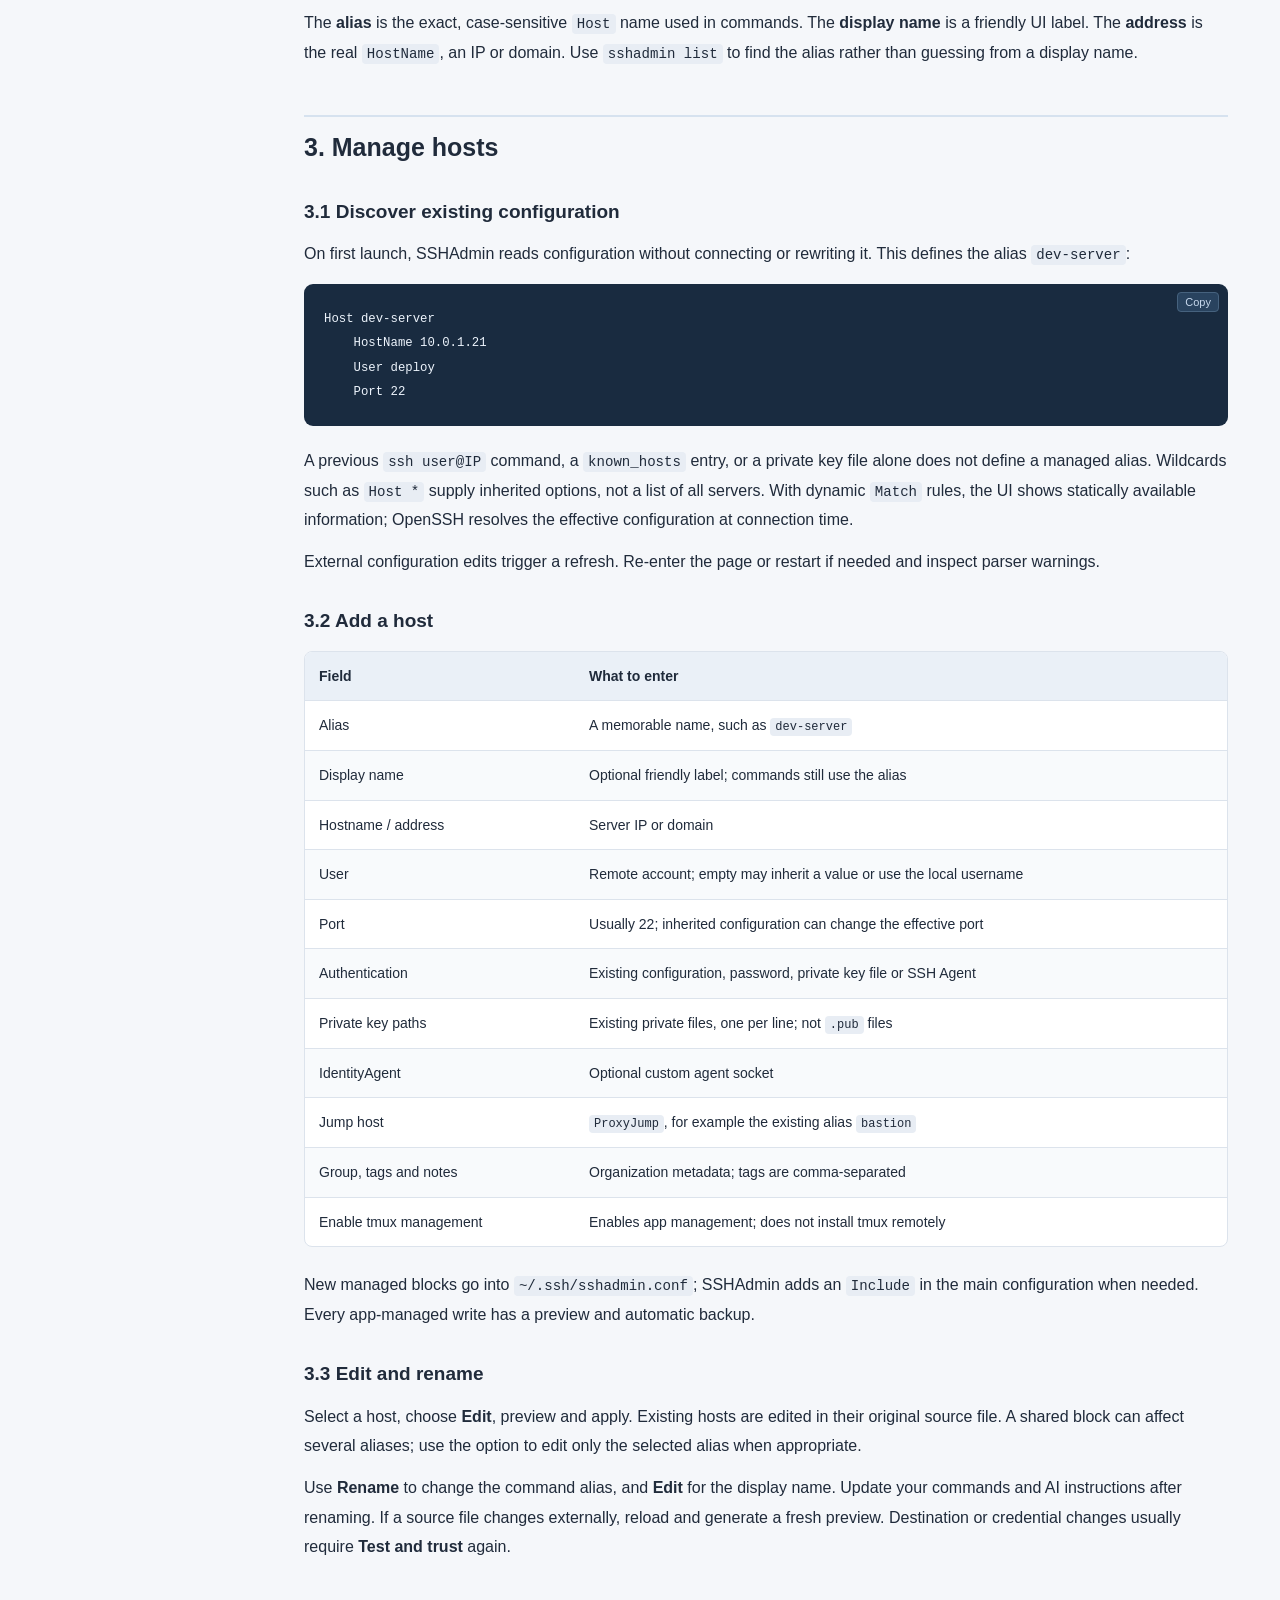
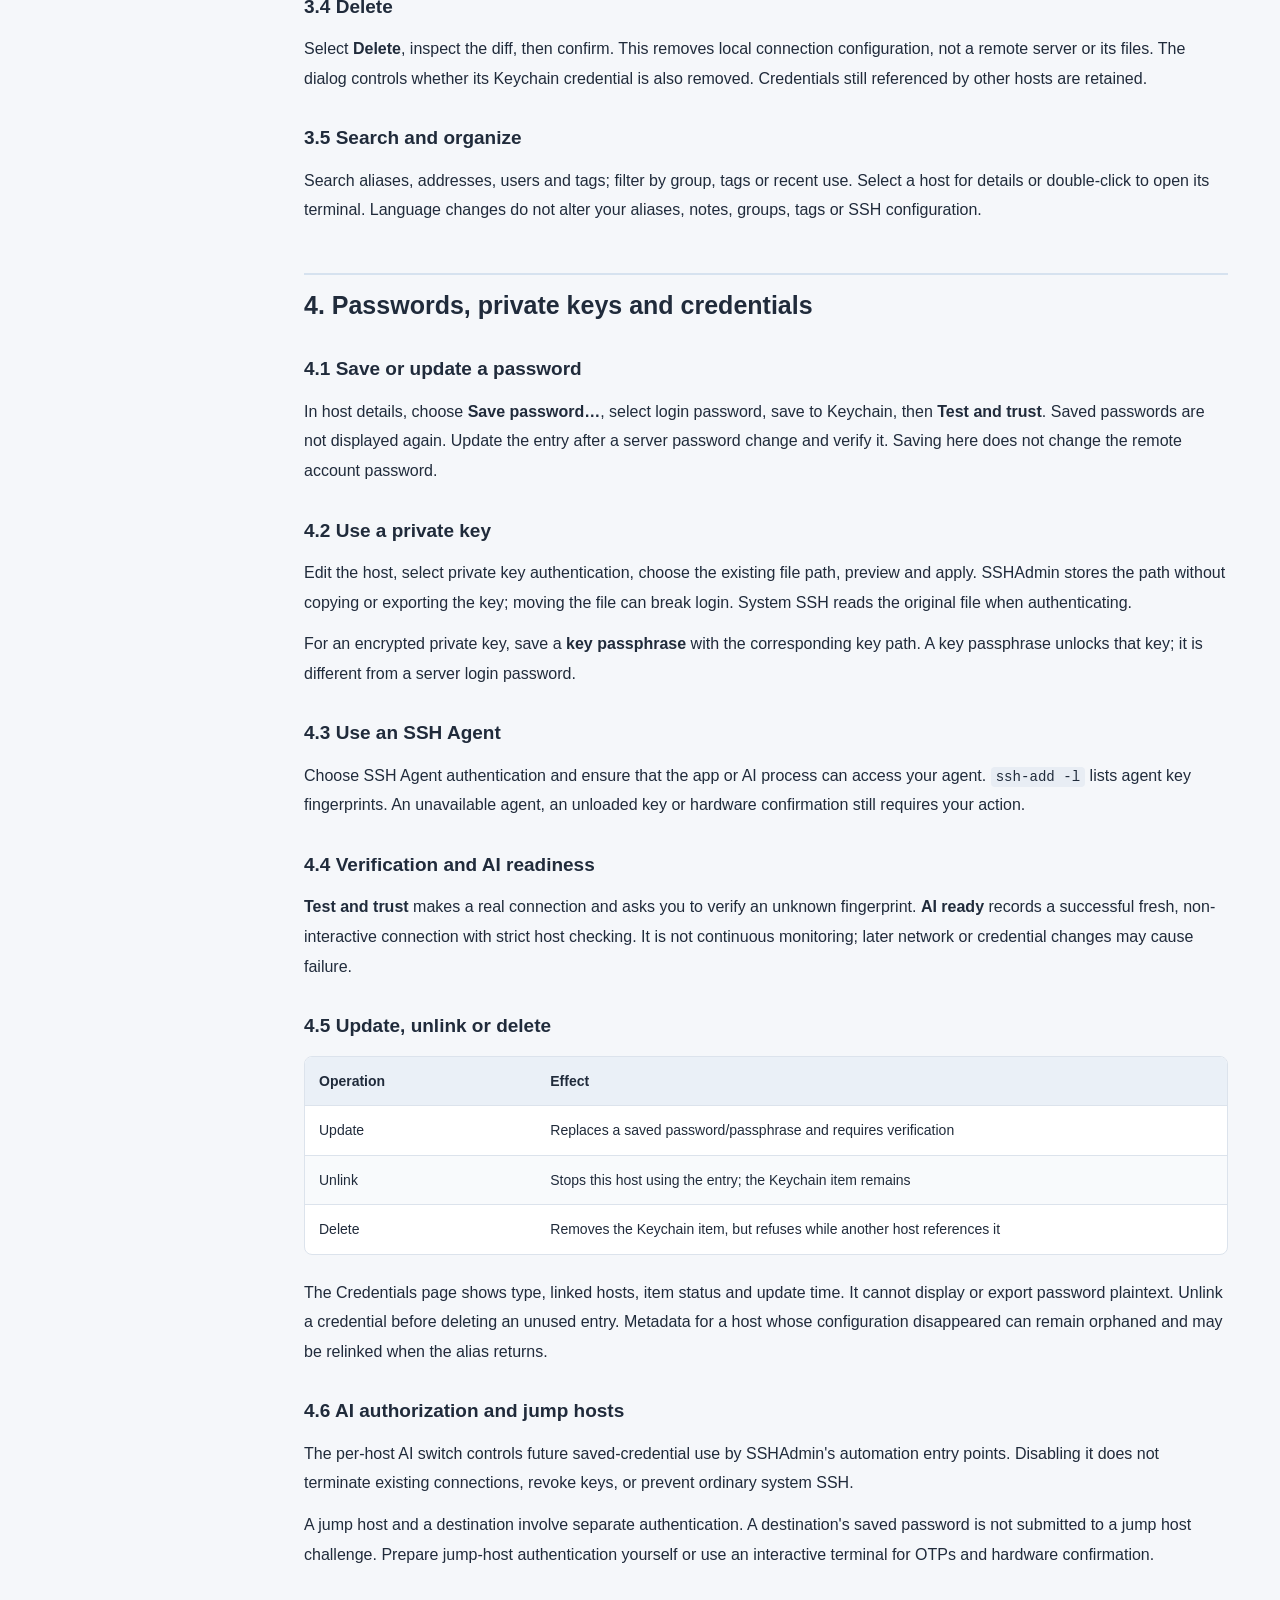
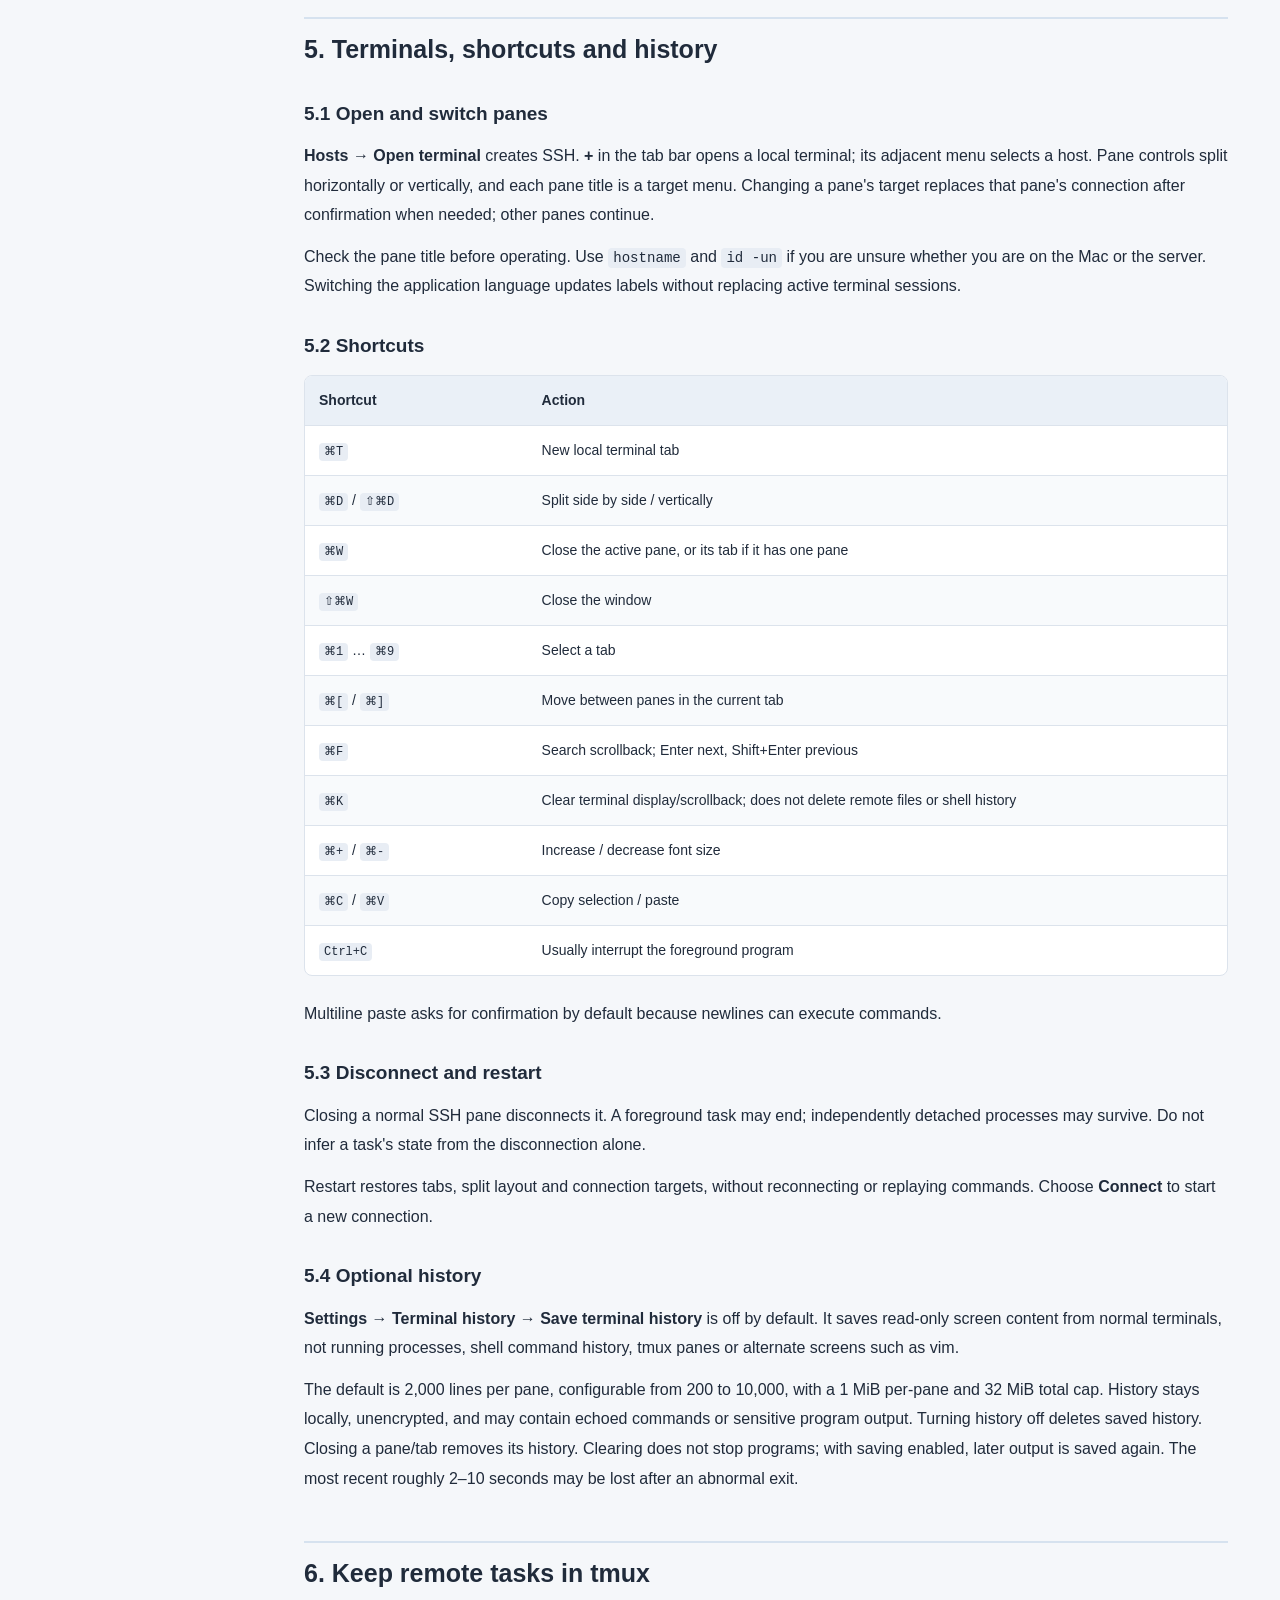
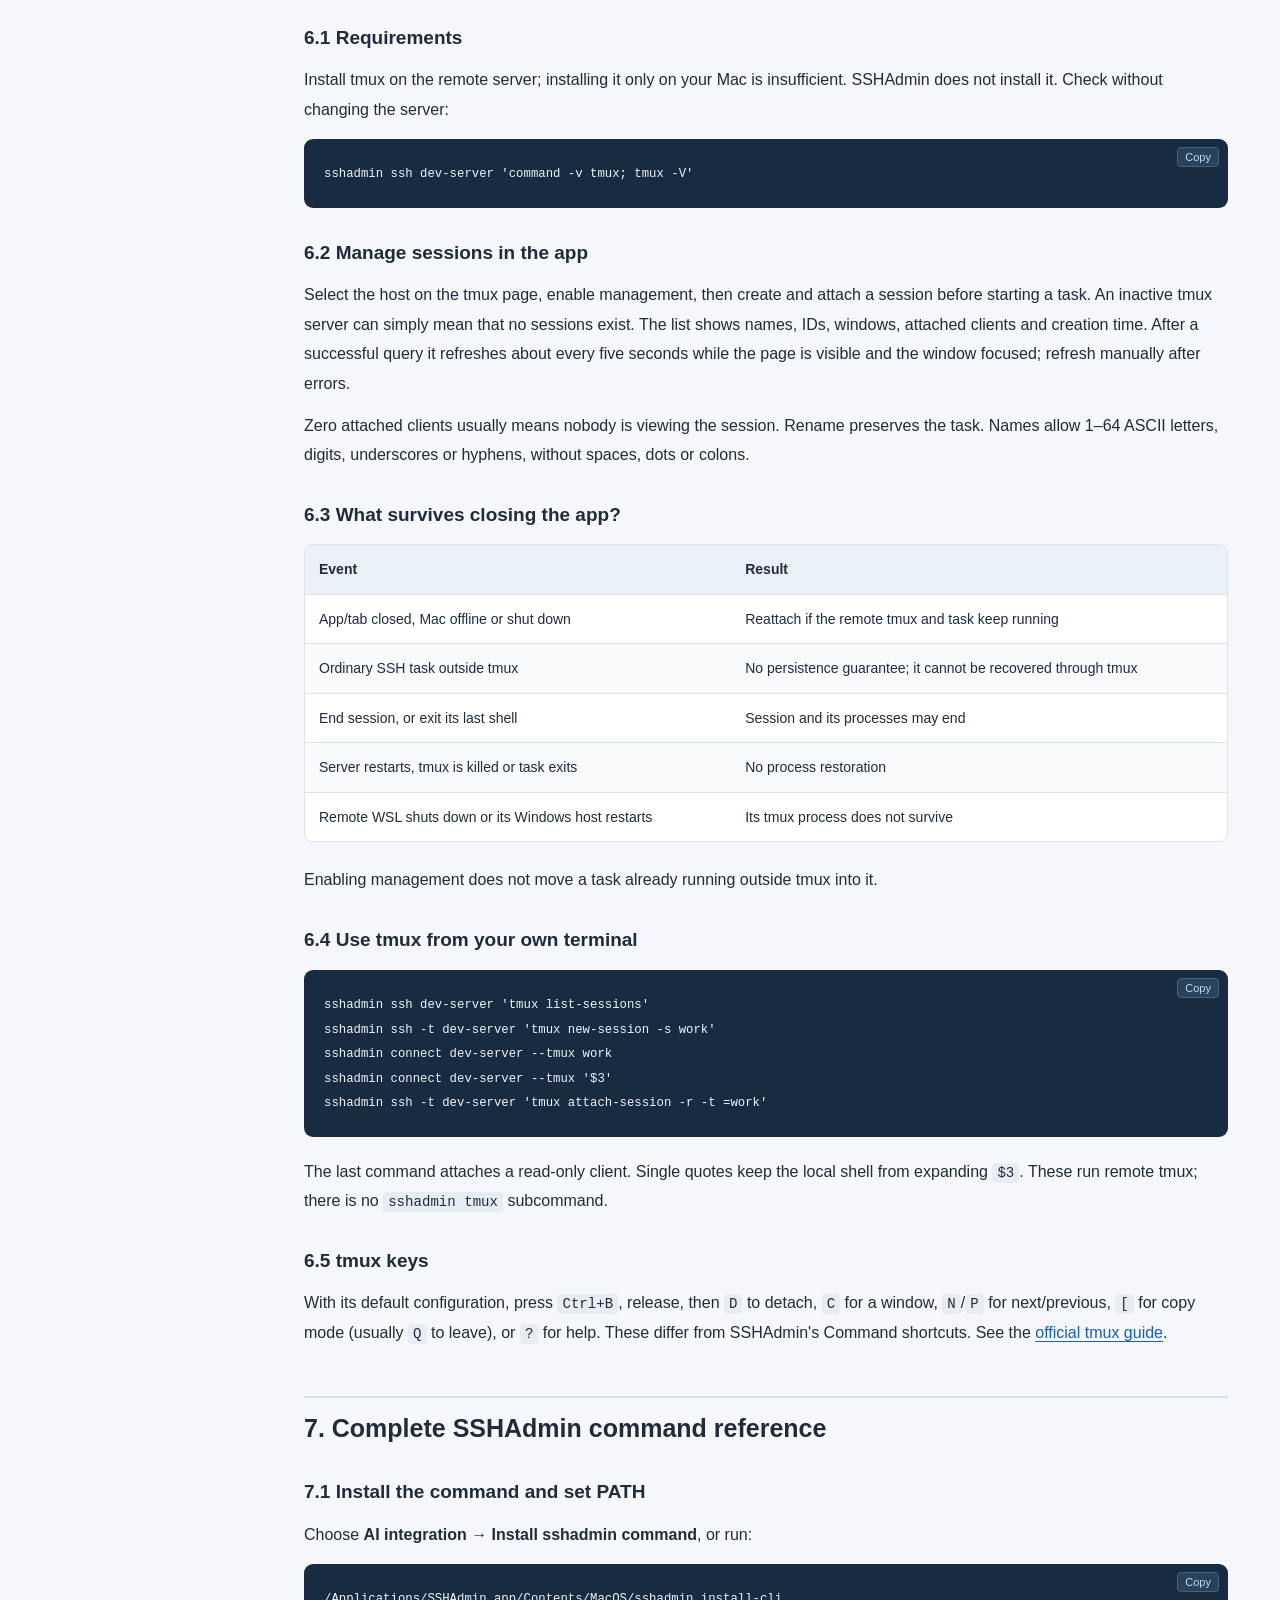
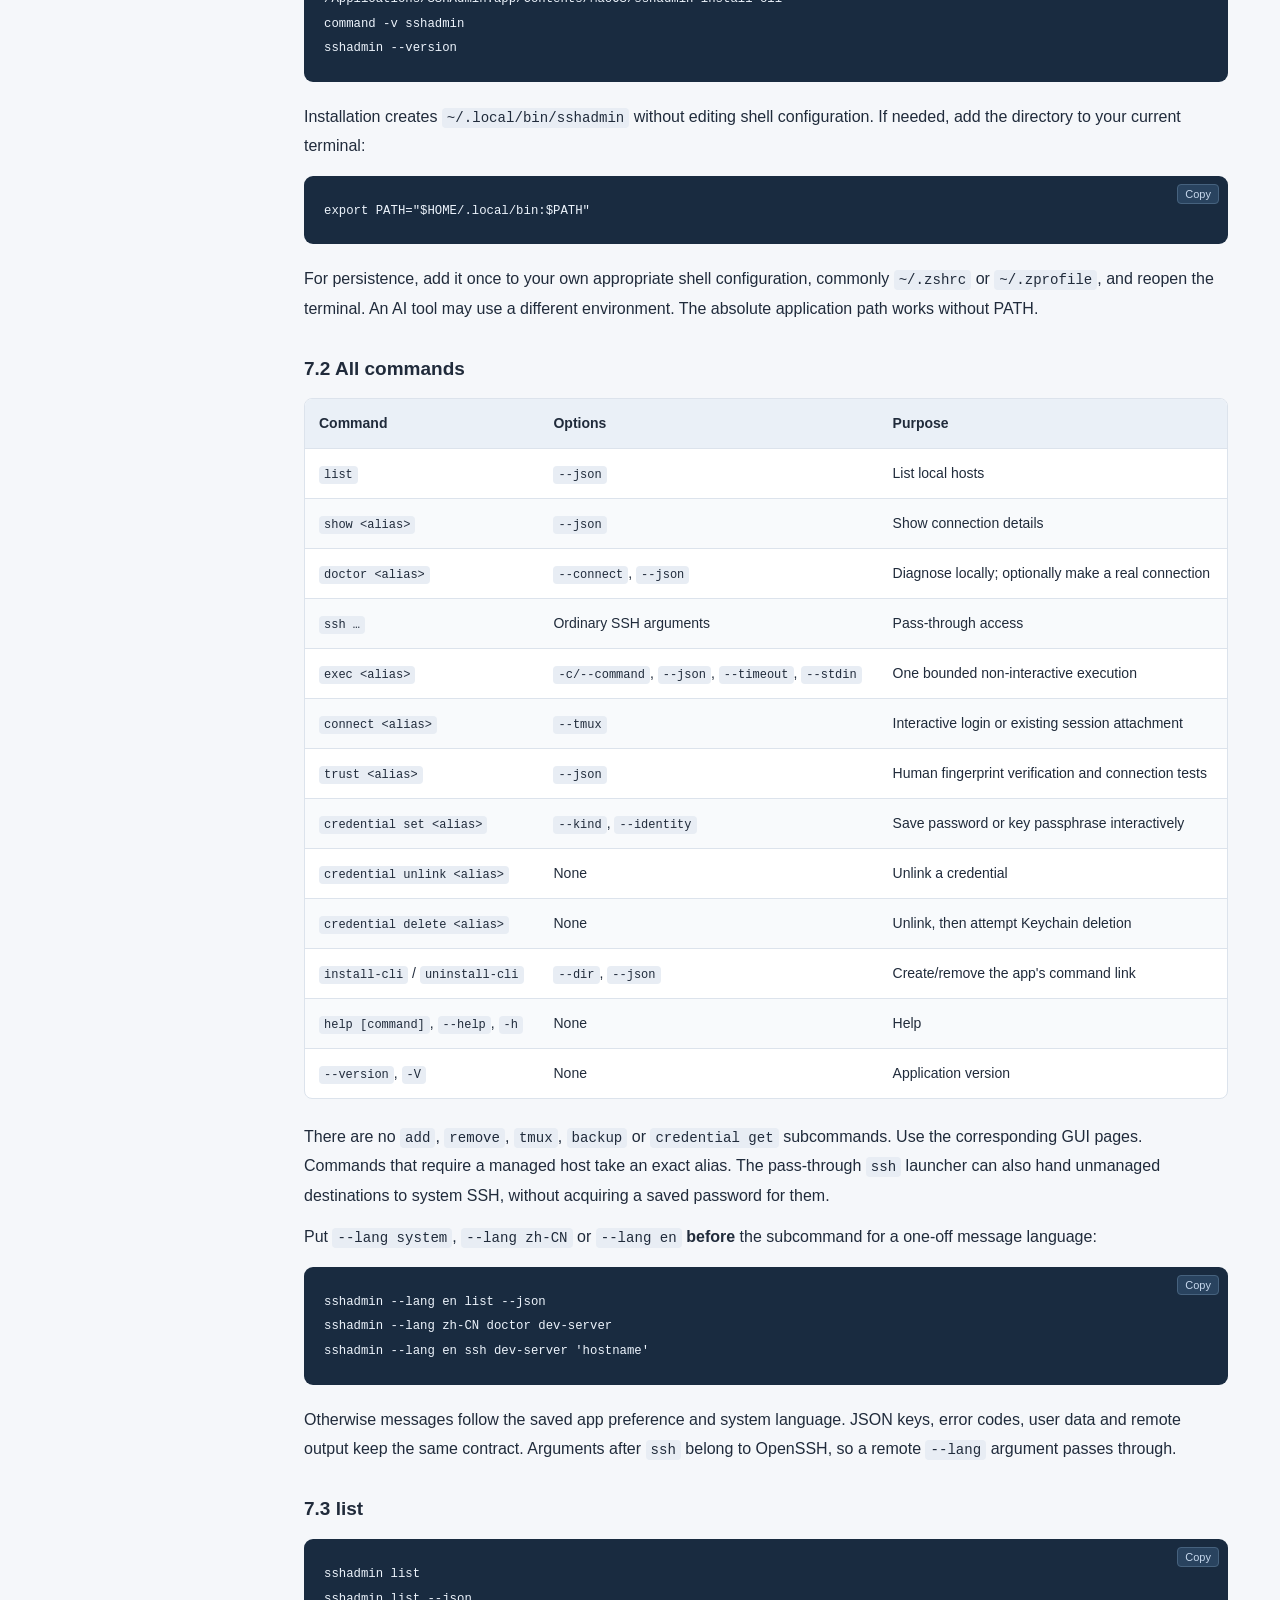
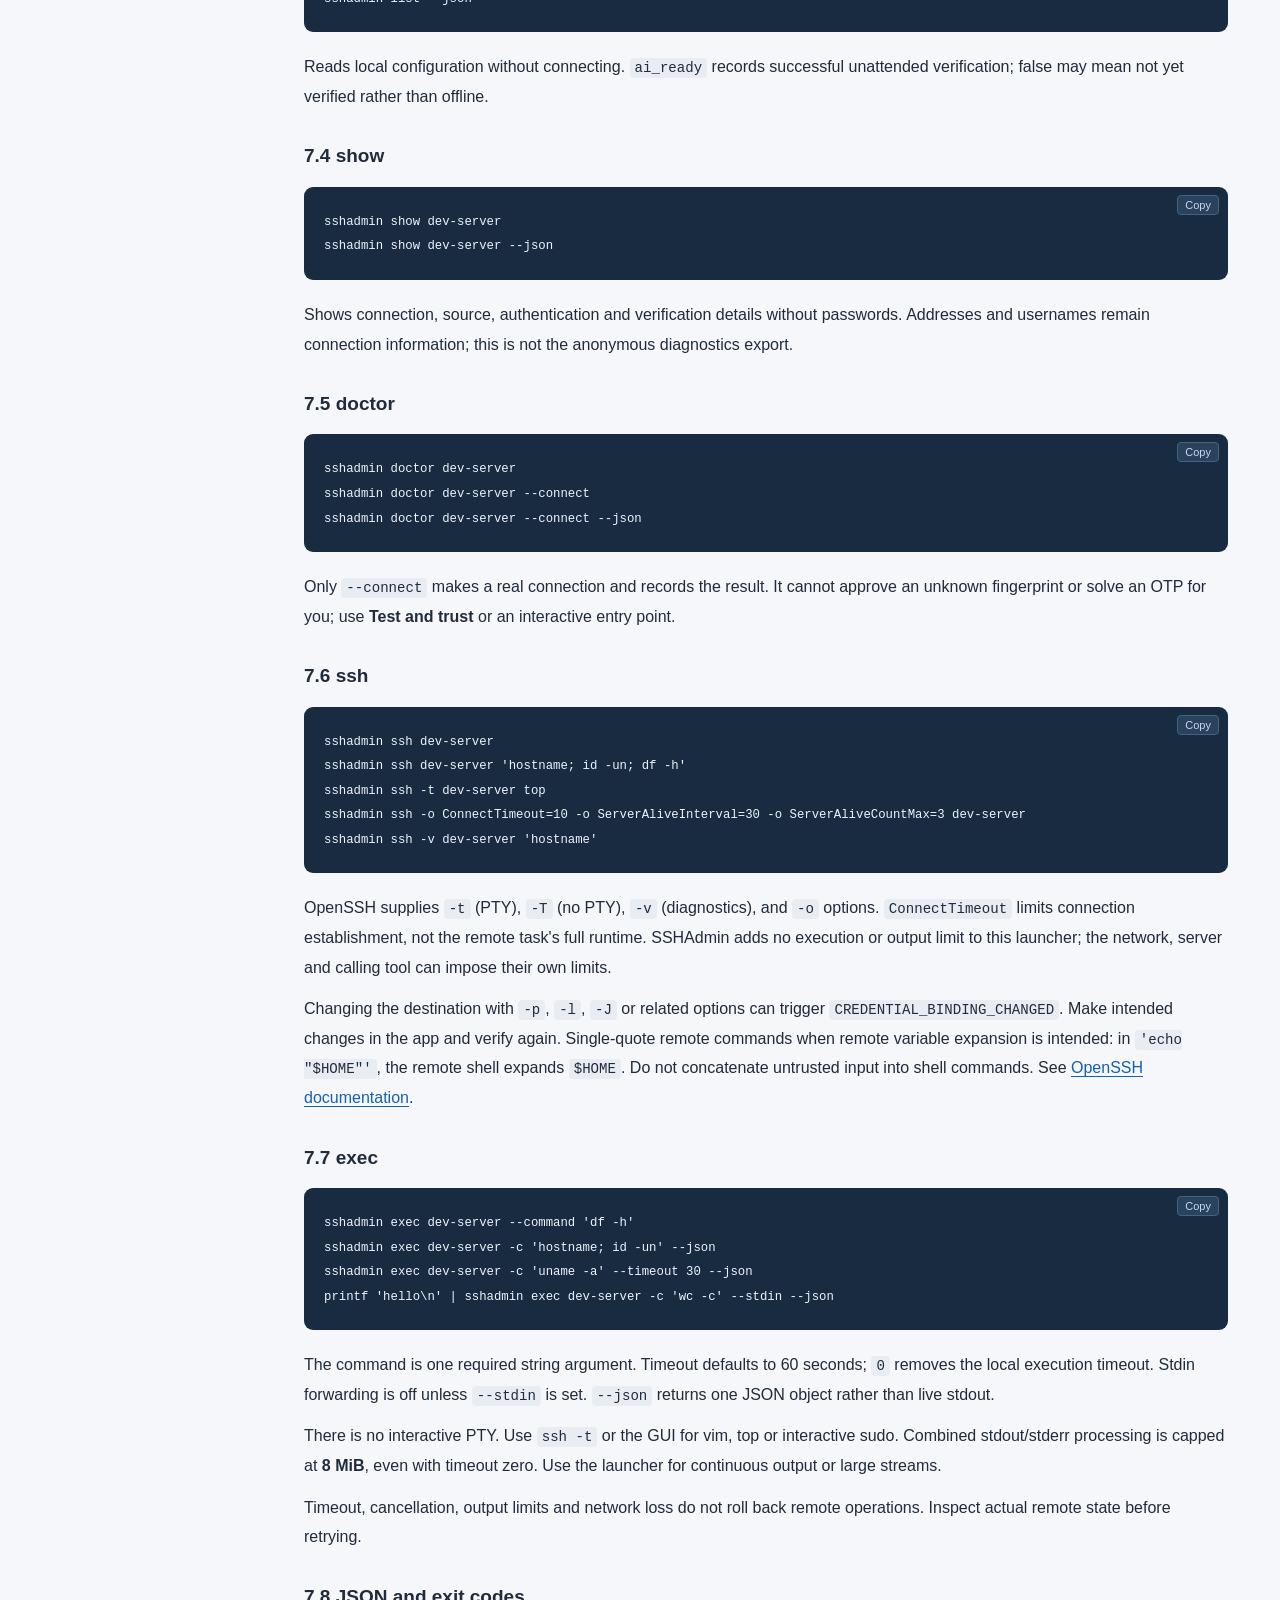
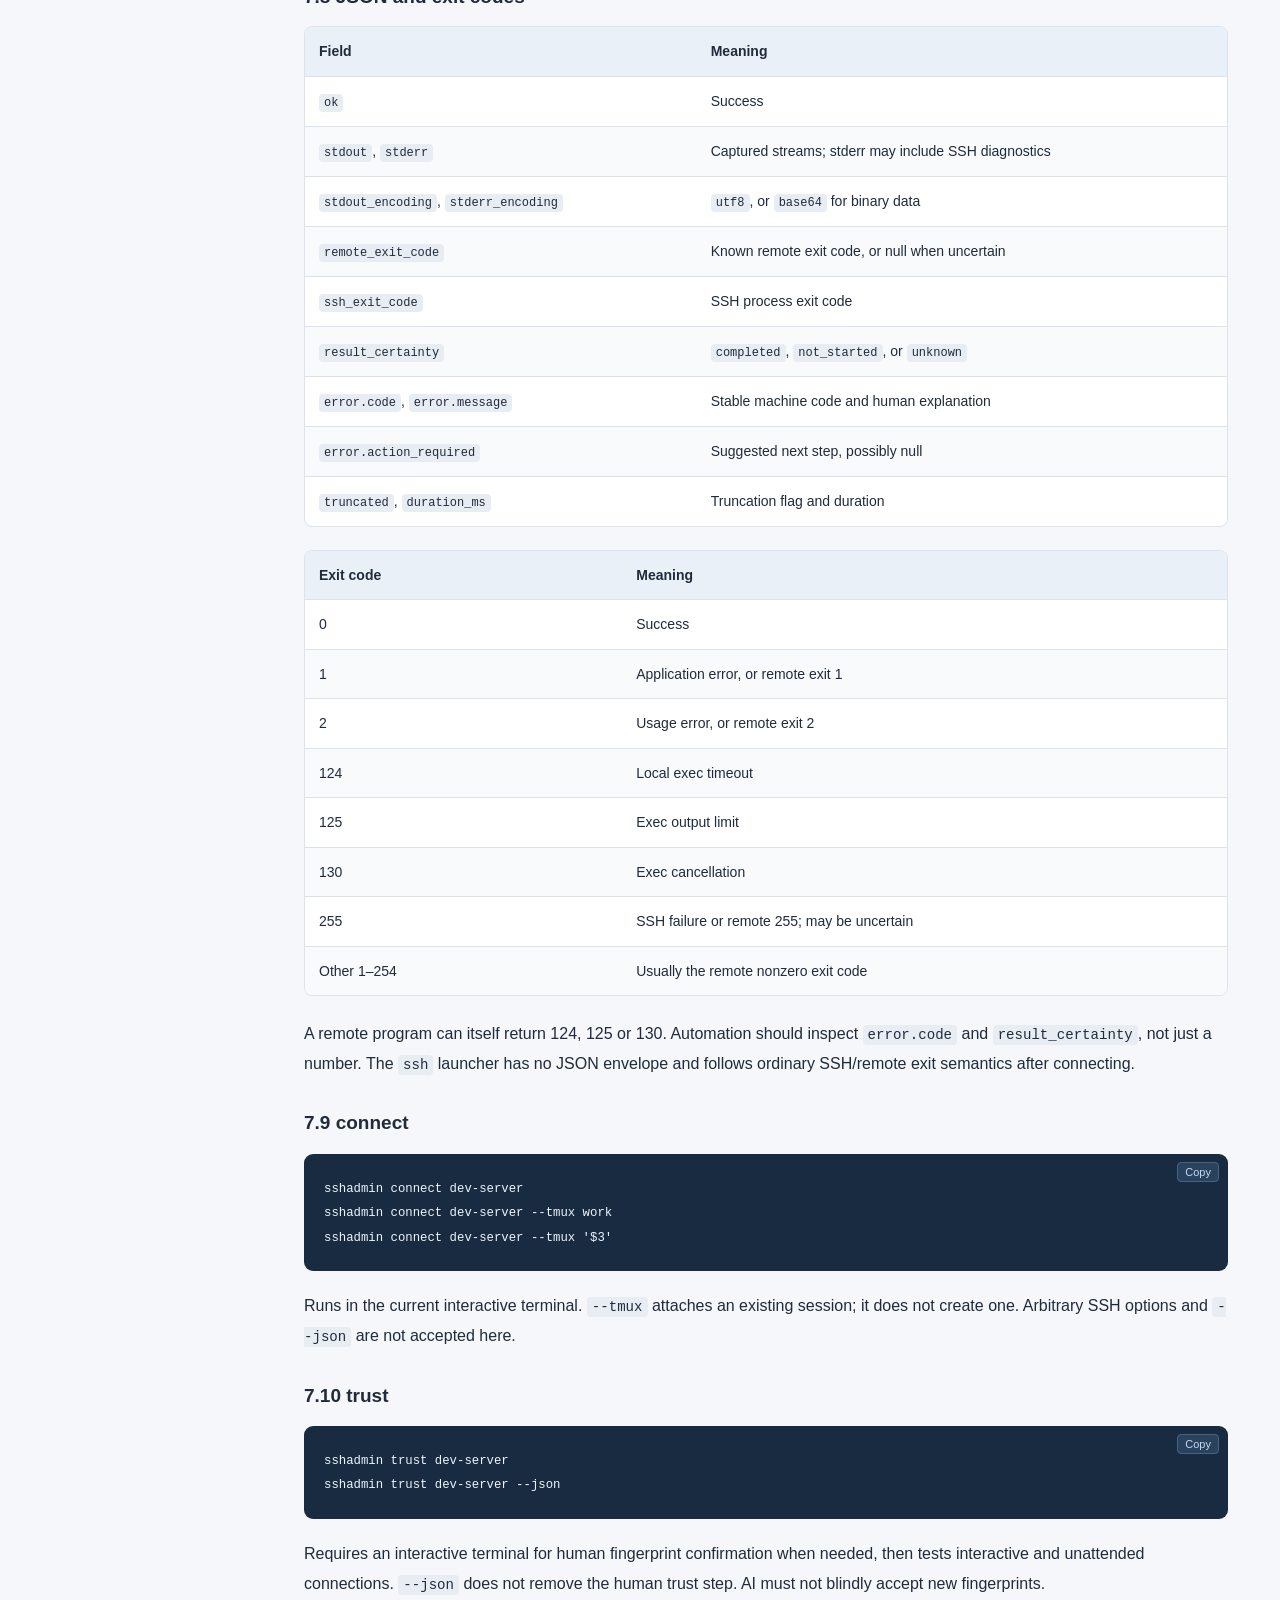
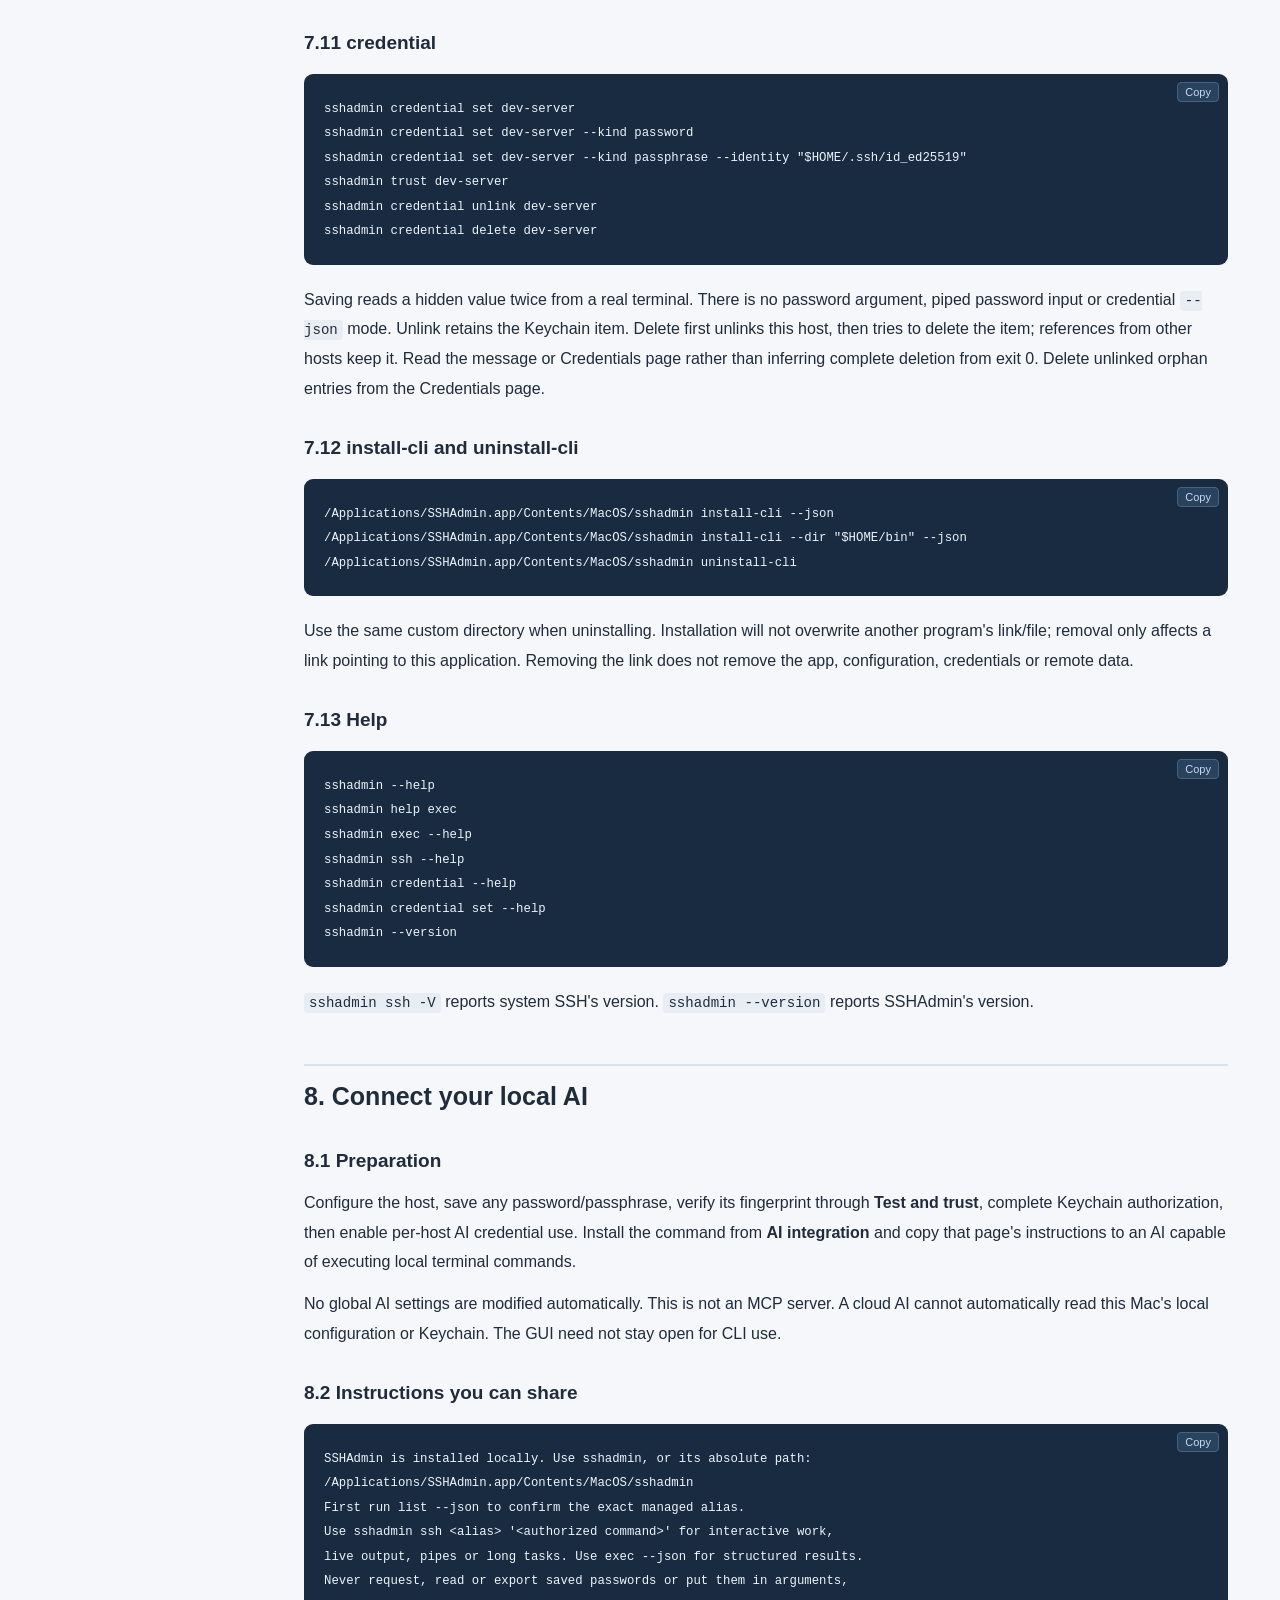
<file: docs/manual.html>
<!doctype html><html lang="en"><head><meta charset="utf-8"><meta name="viewport" content="width=device-width,initial-scale=1"><title>SSHAdmin · 中文 / English</title><script src="language.js"></script></head><body><main><h1>SSHAdmin</h1><p><a data-language="zh-CN" href="zh/manual.html">简体中文</a> · <a data-language="en" href="en/manual.html">English</a></p></main></body></html>
</file>
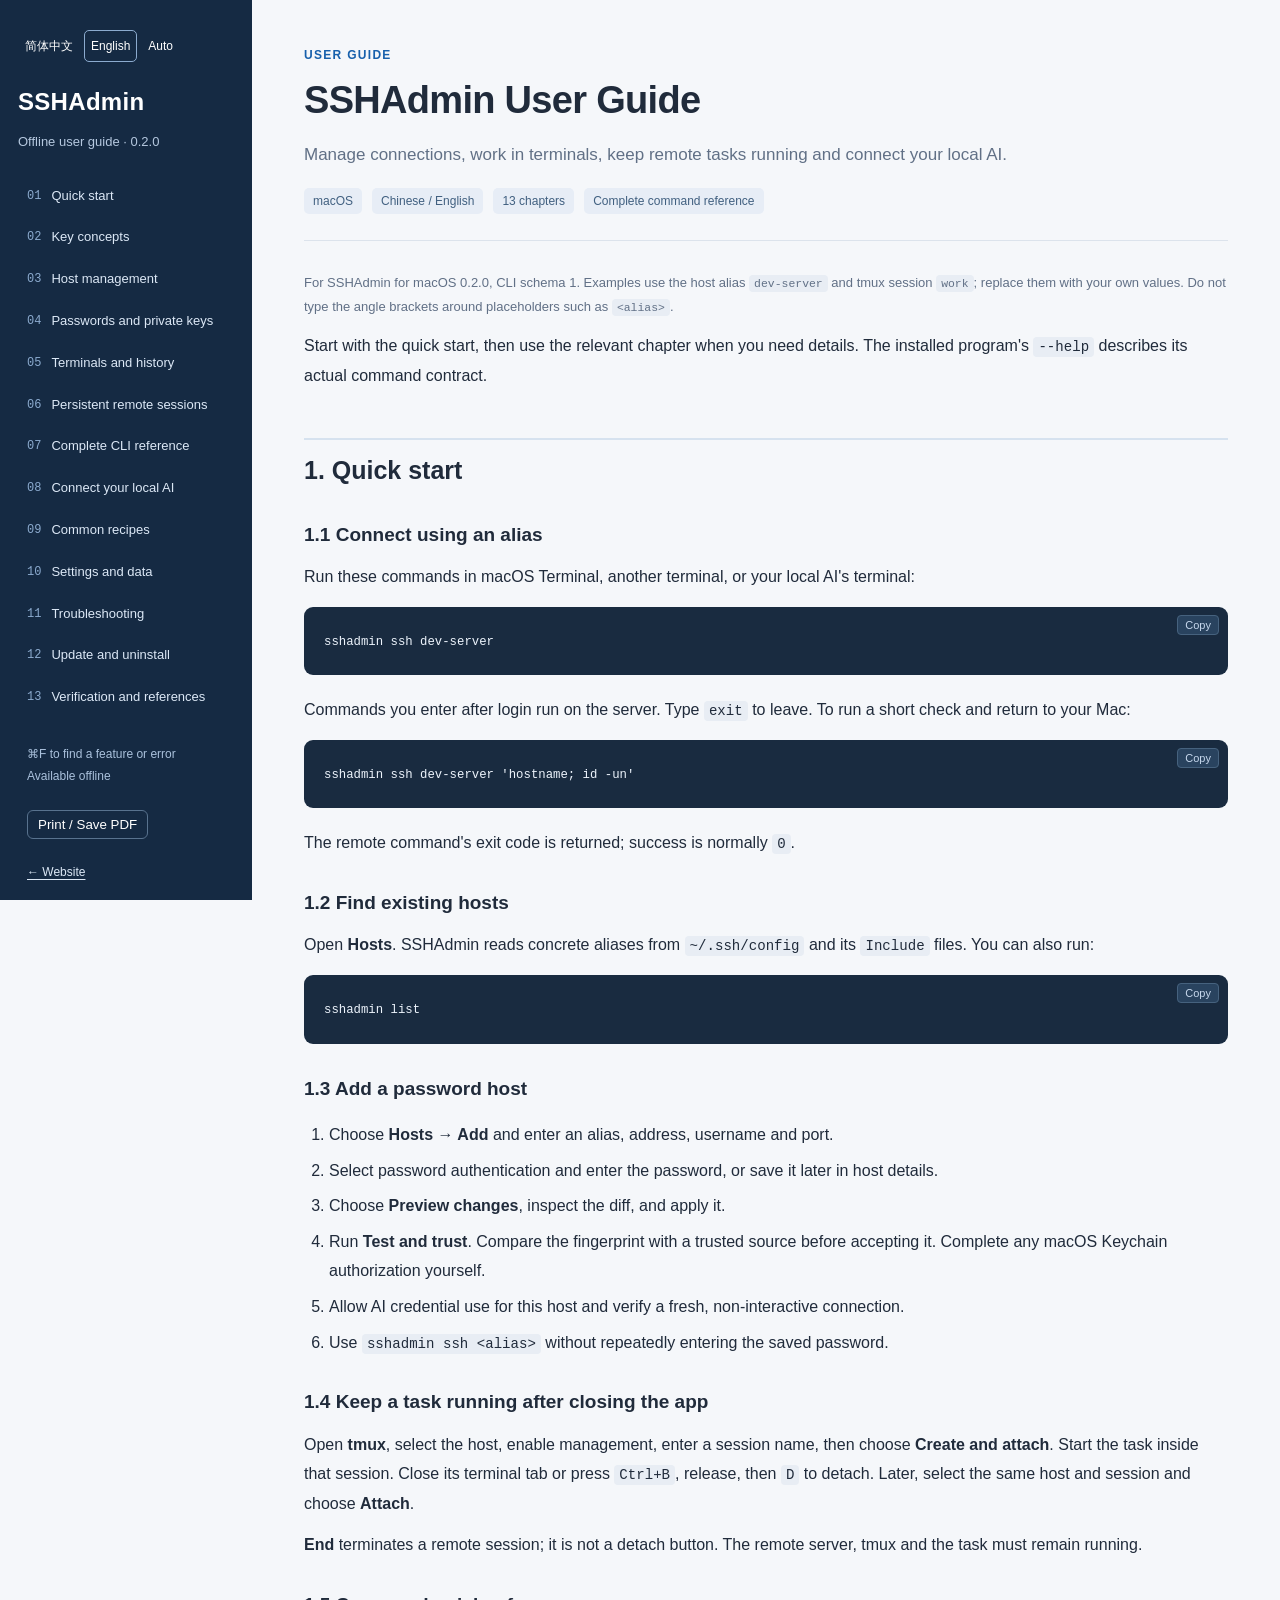
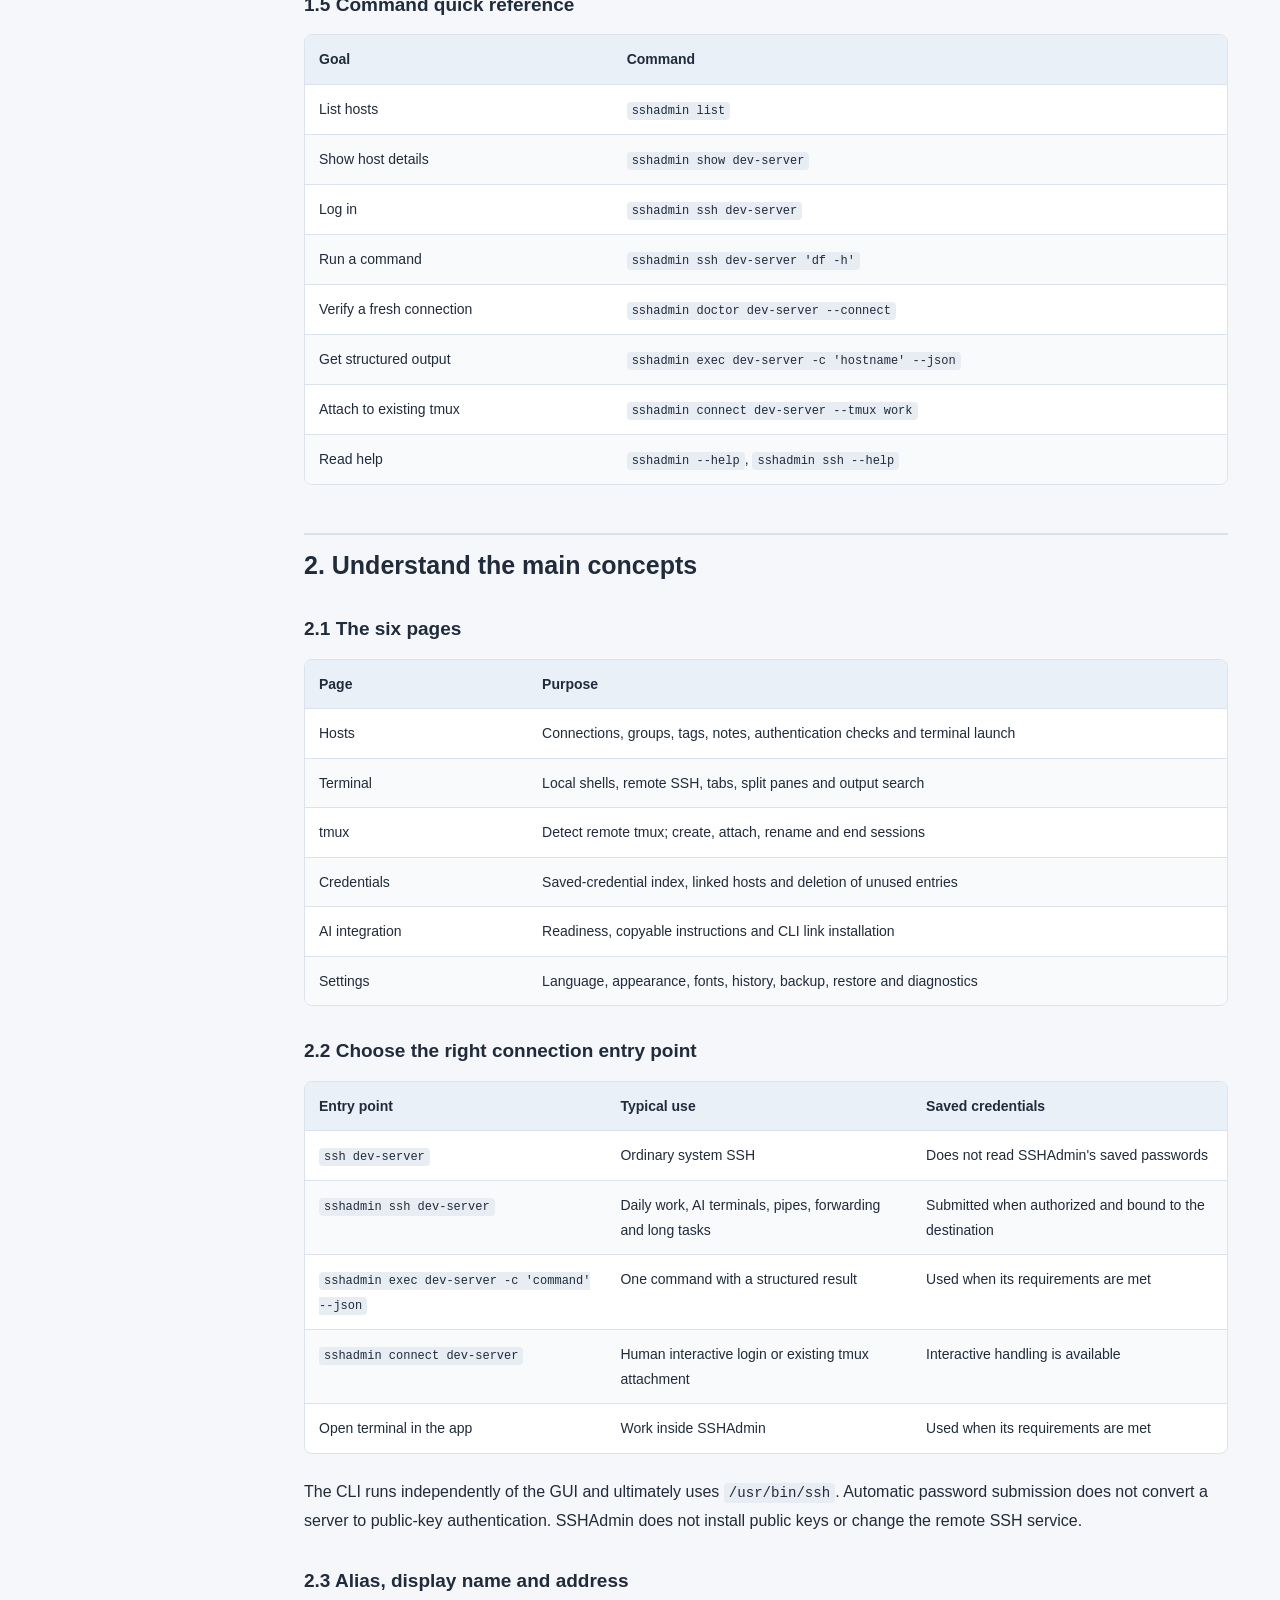
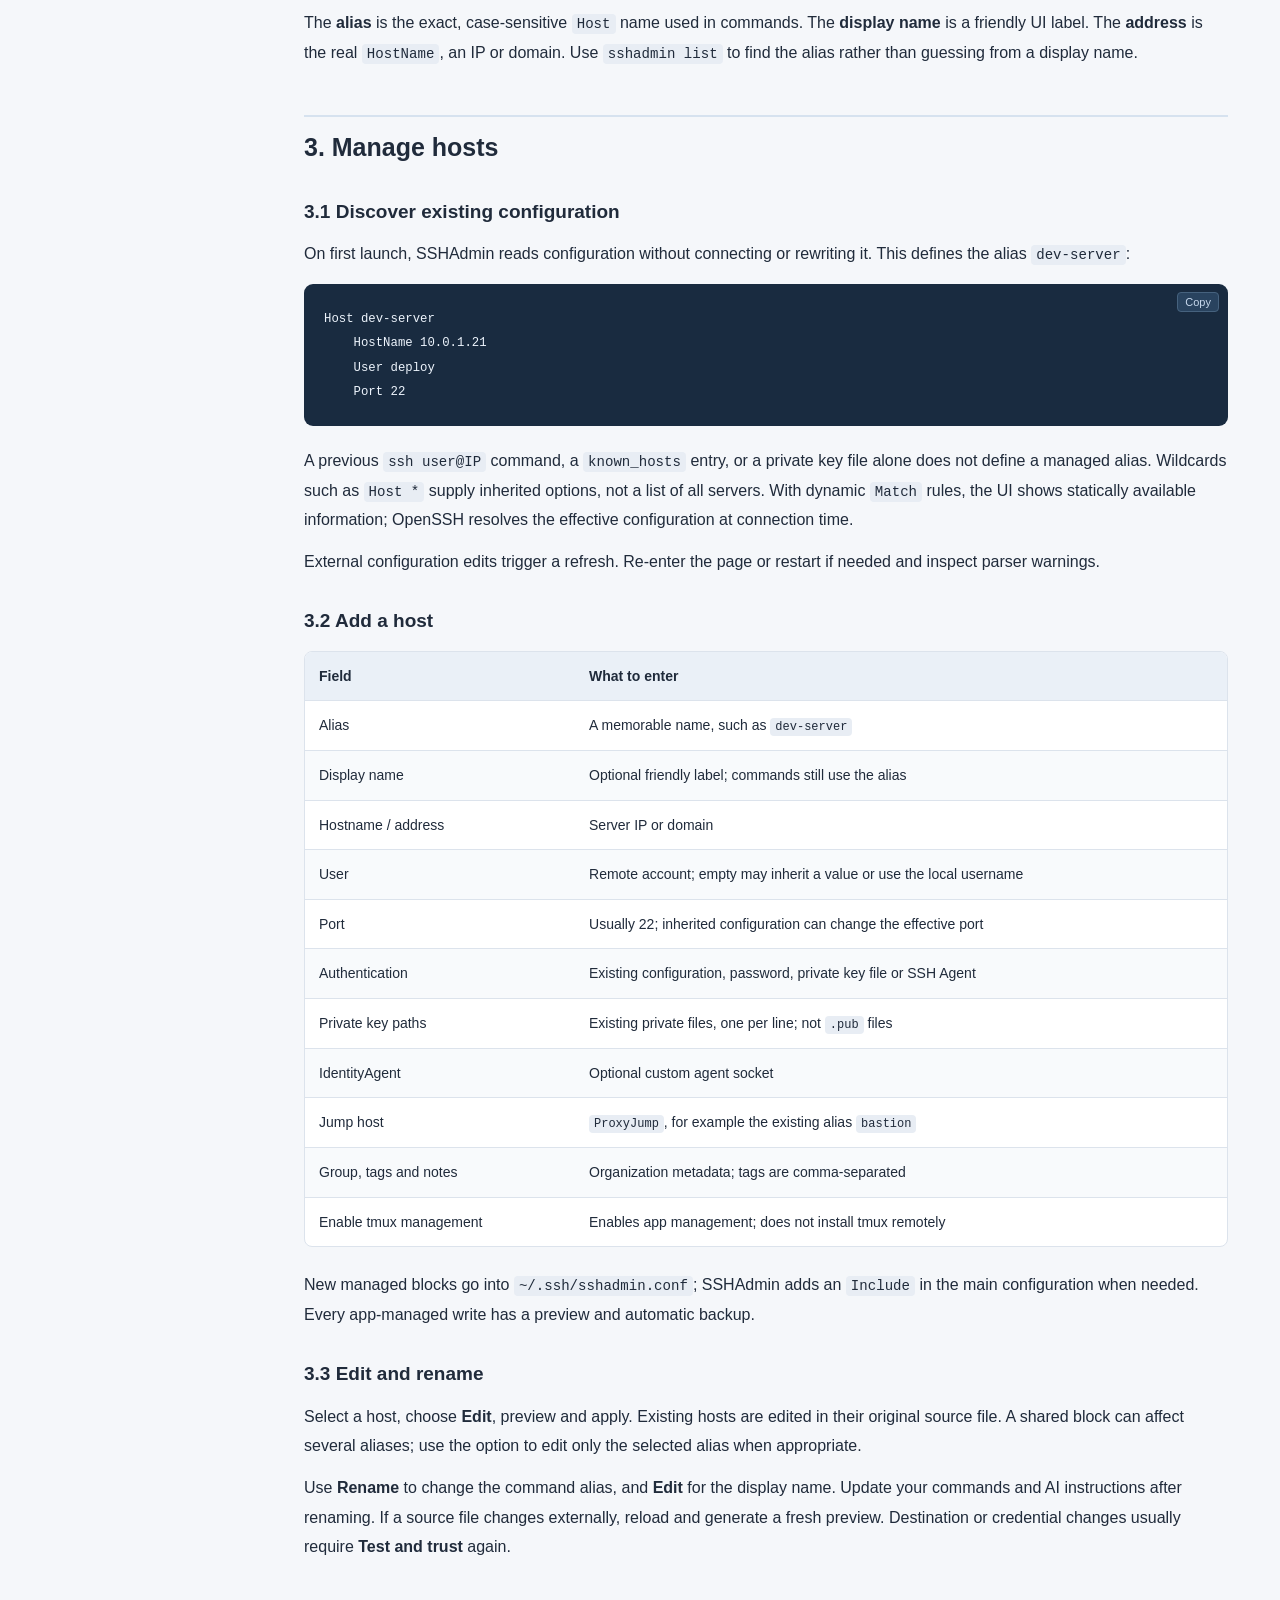
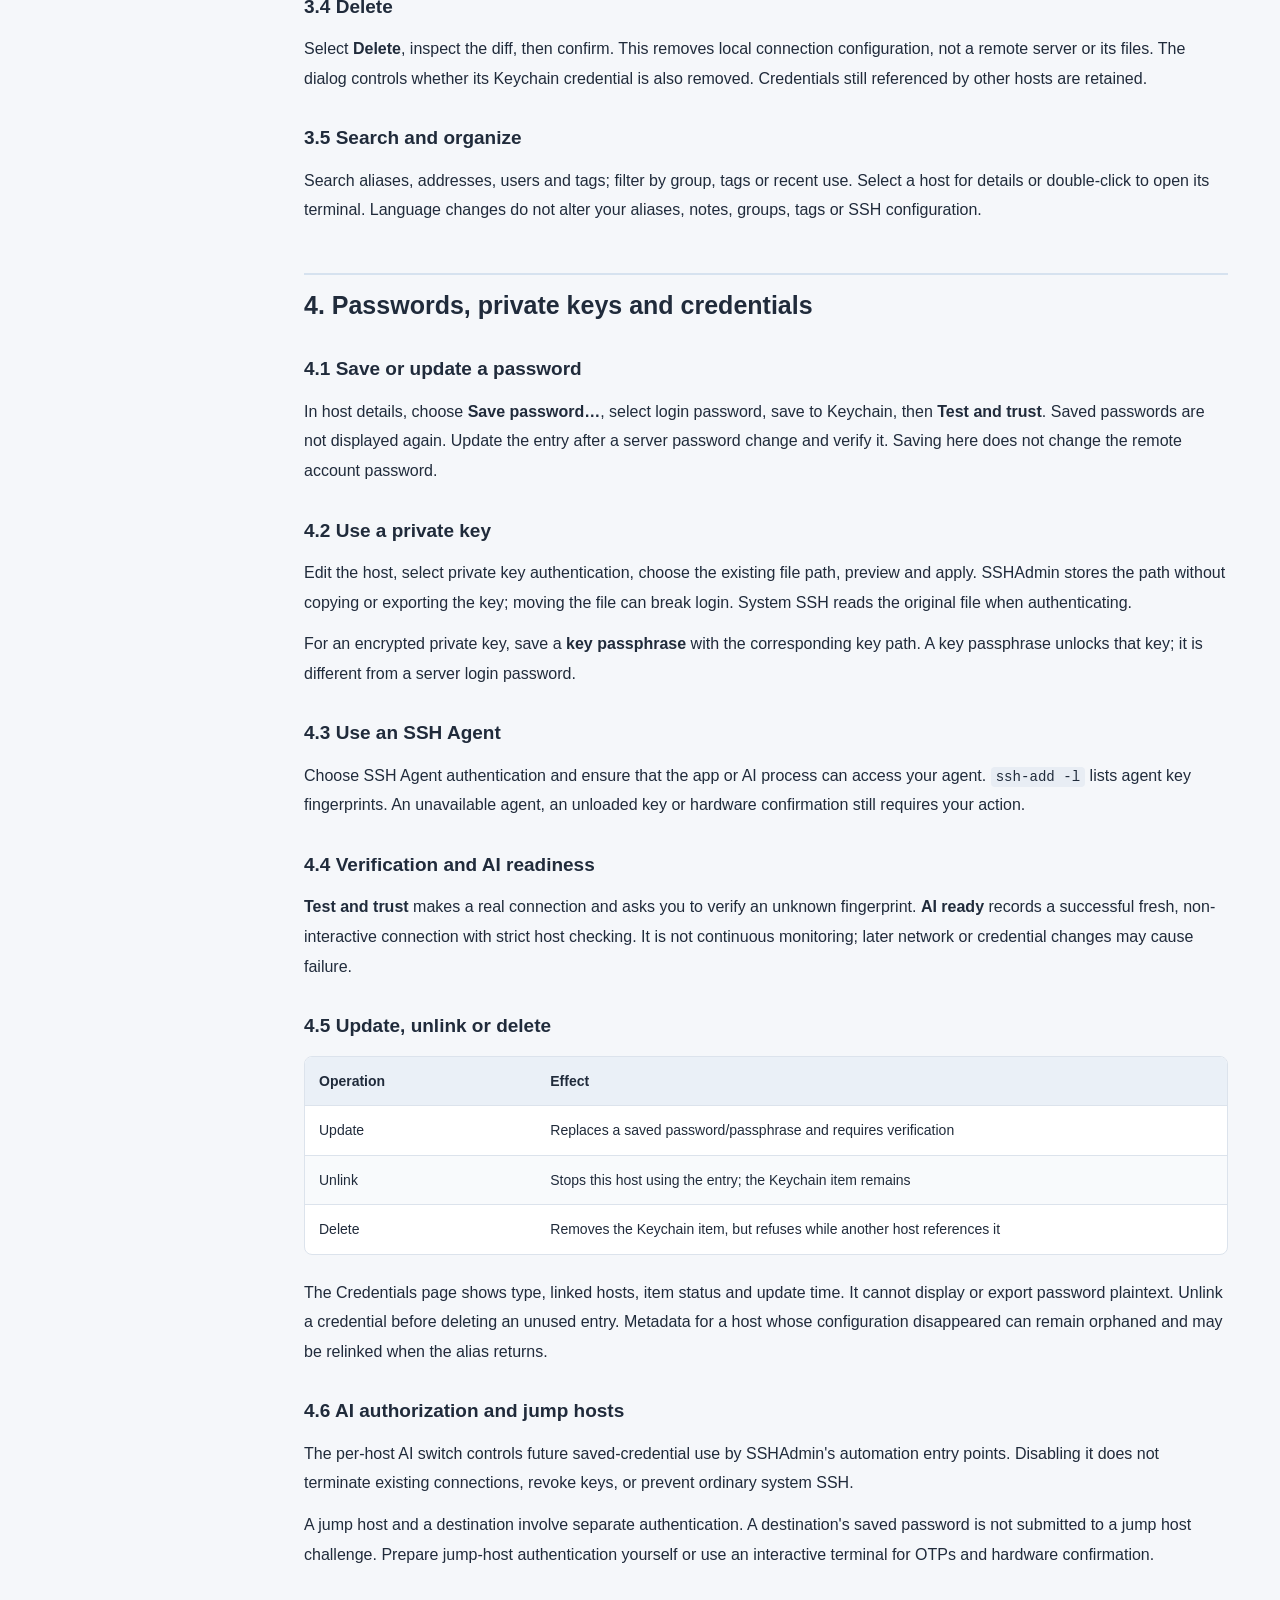
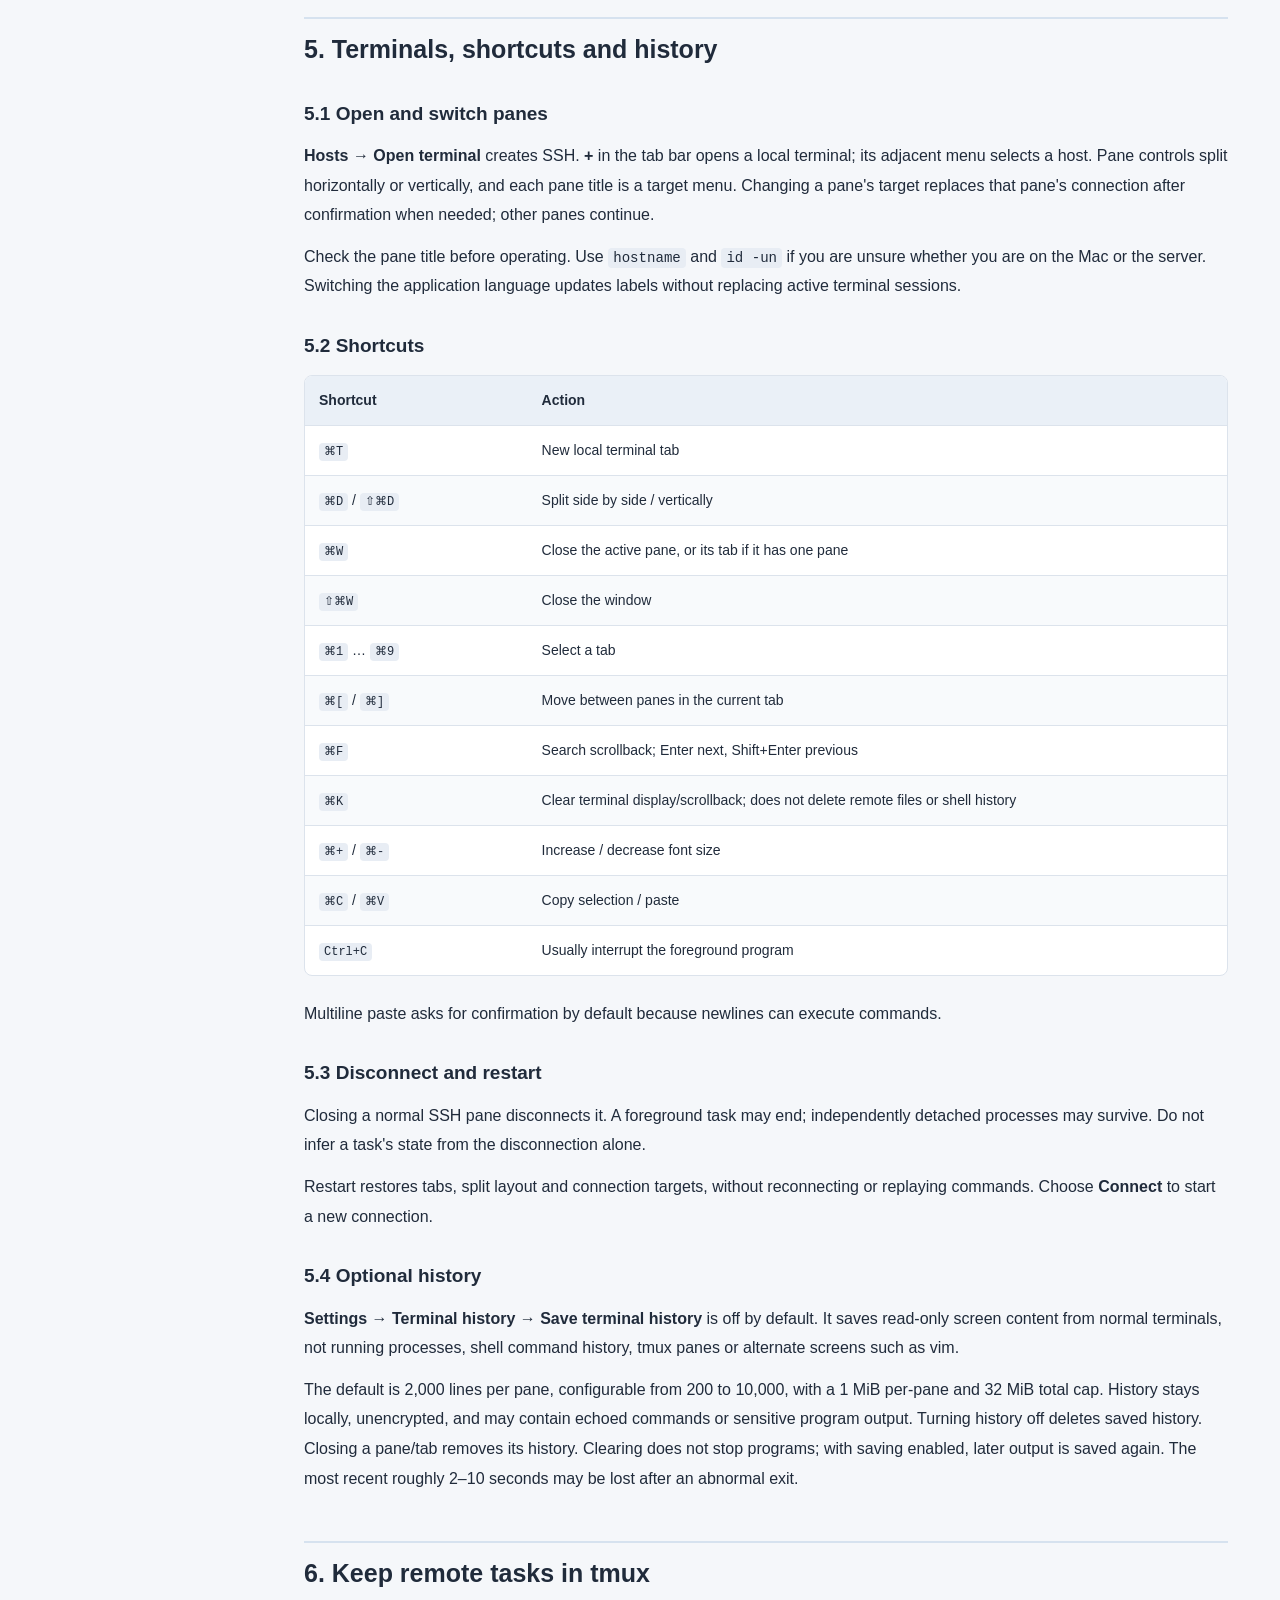
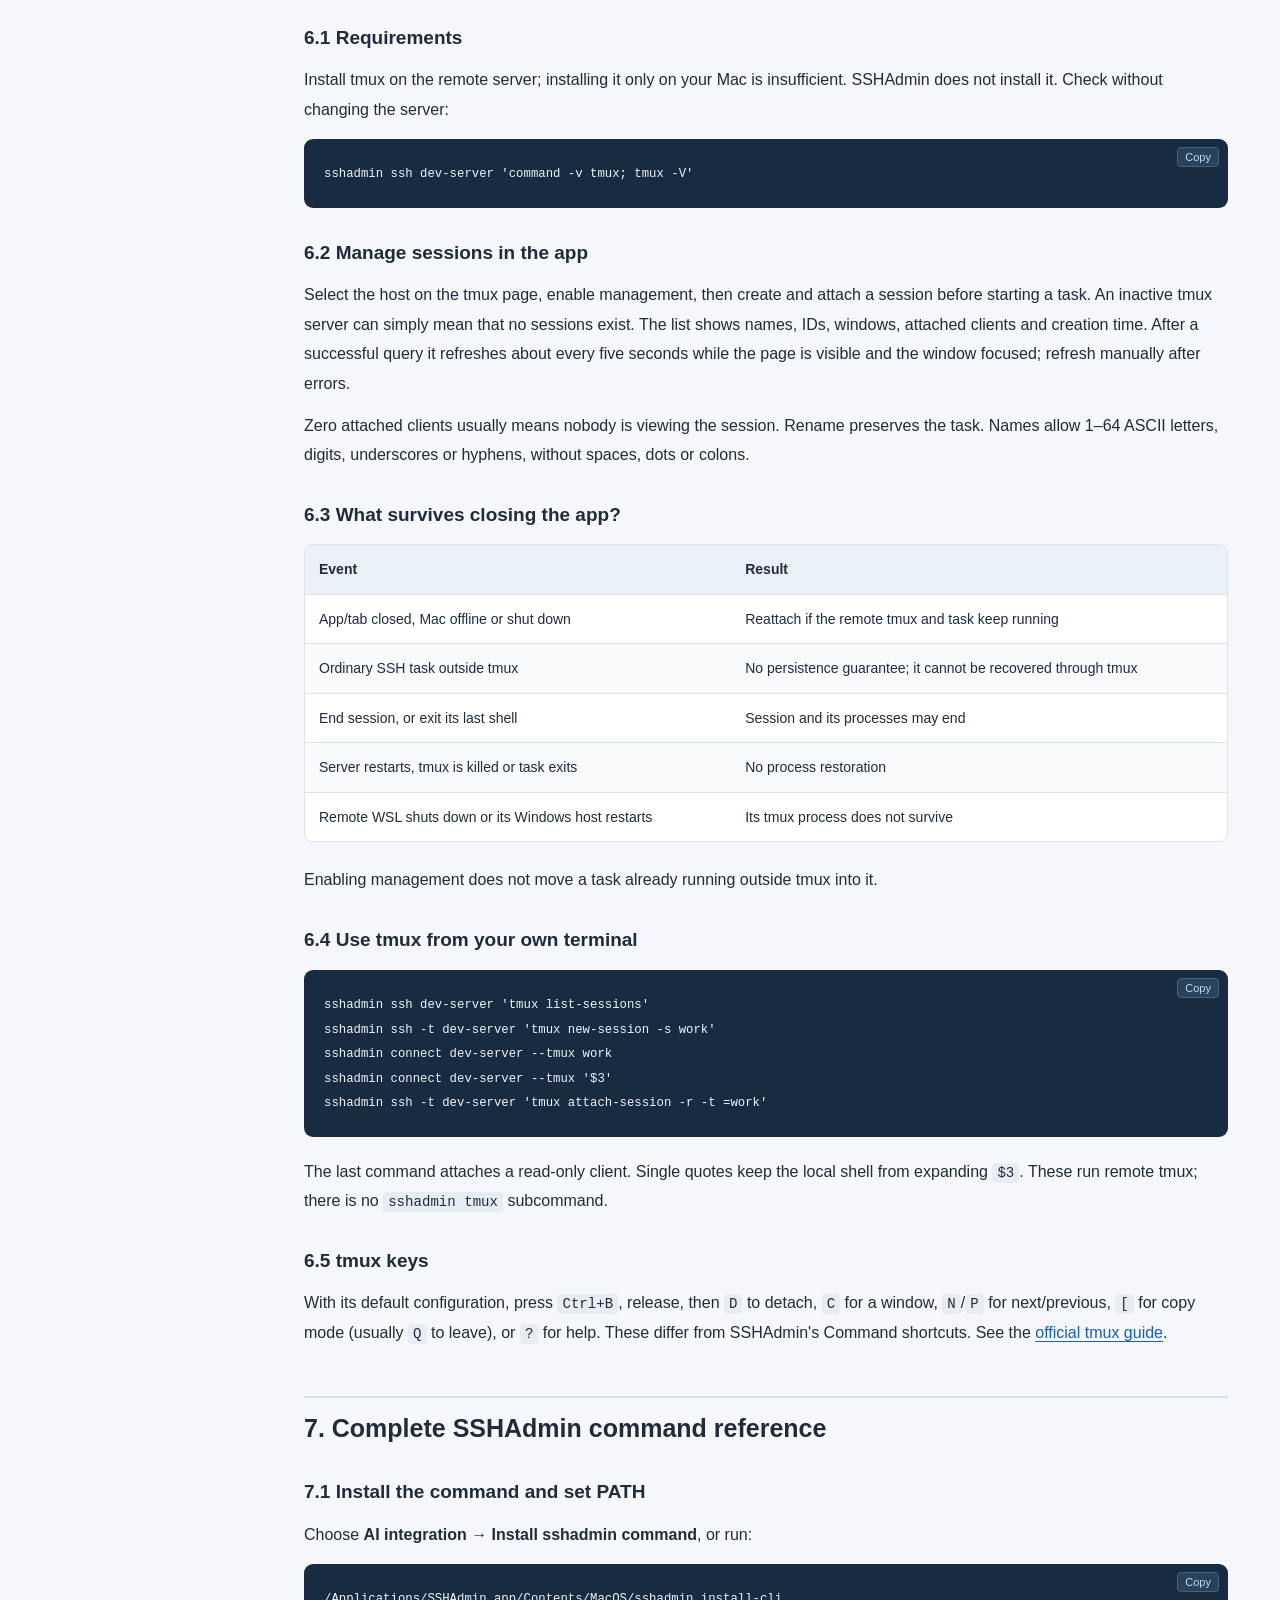
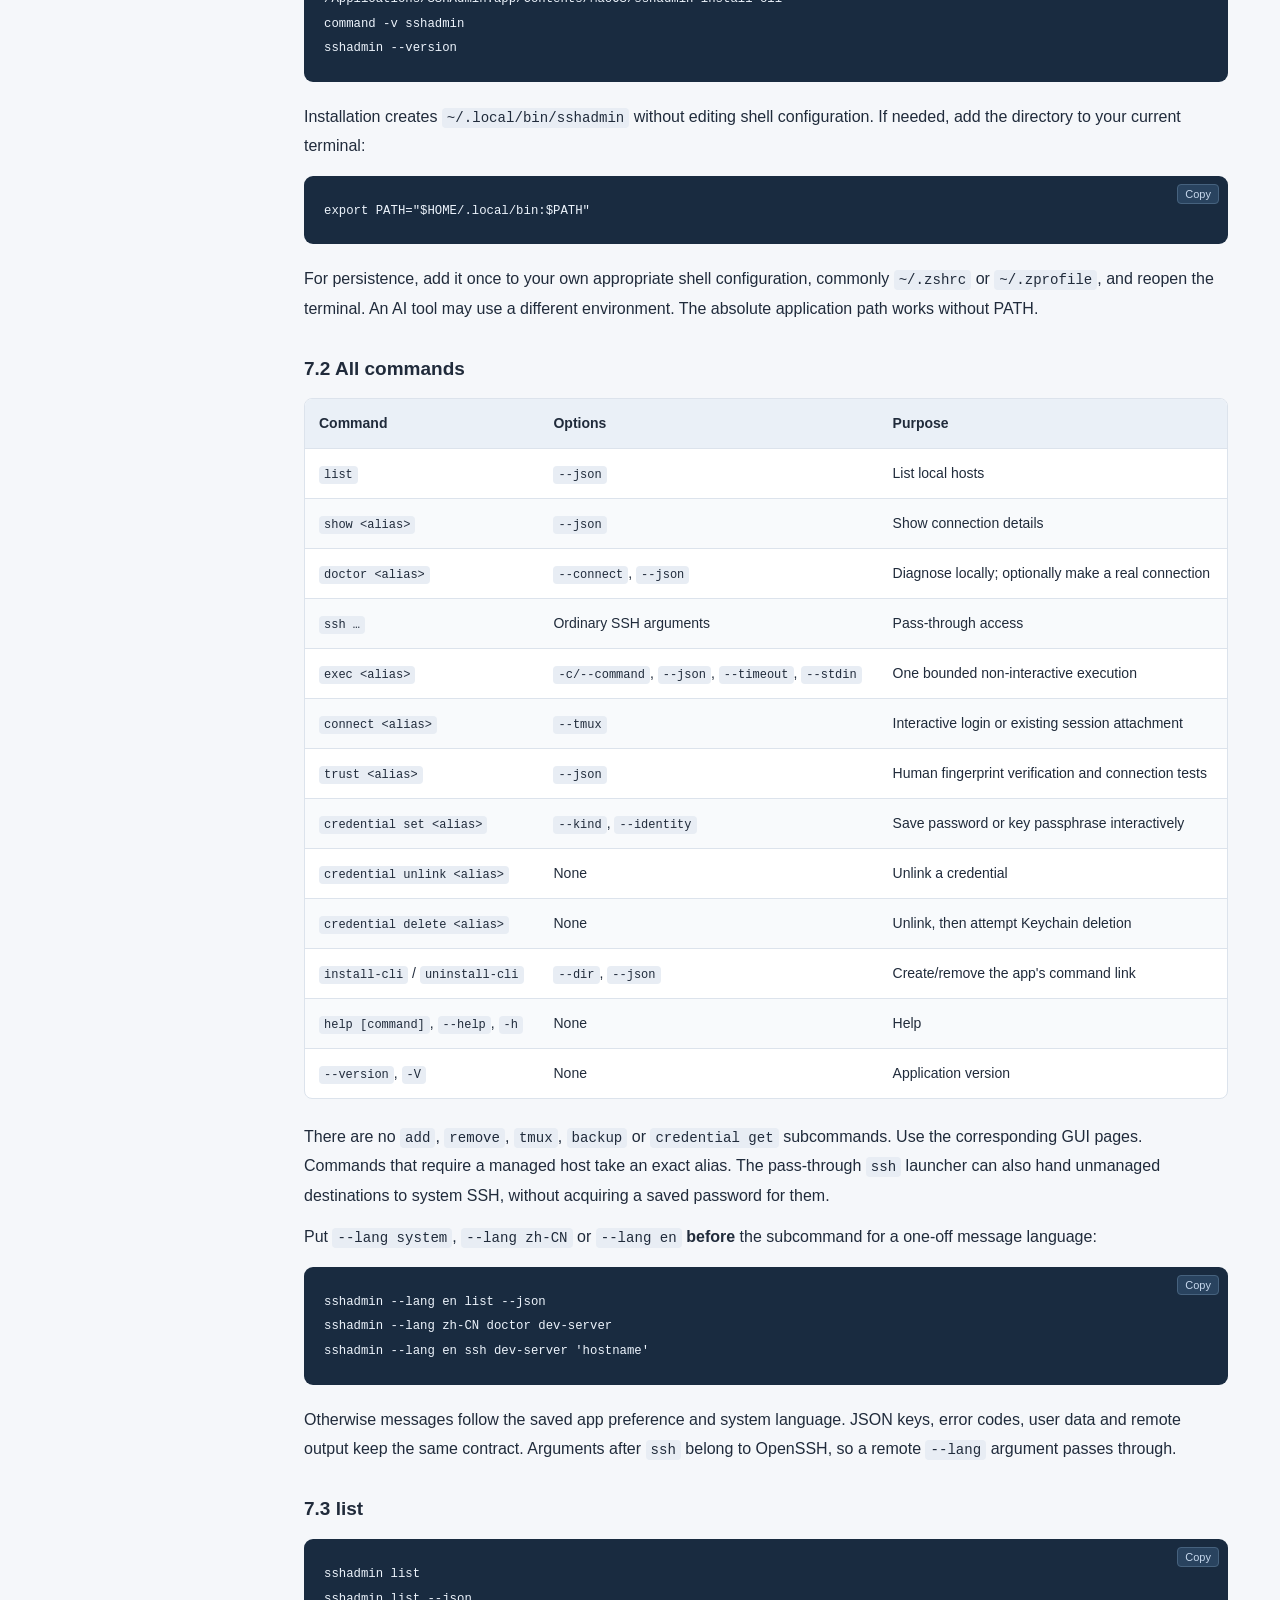
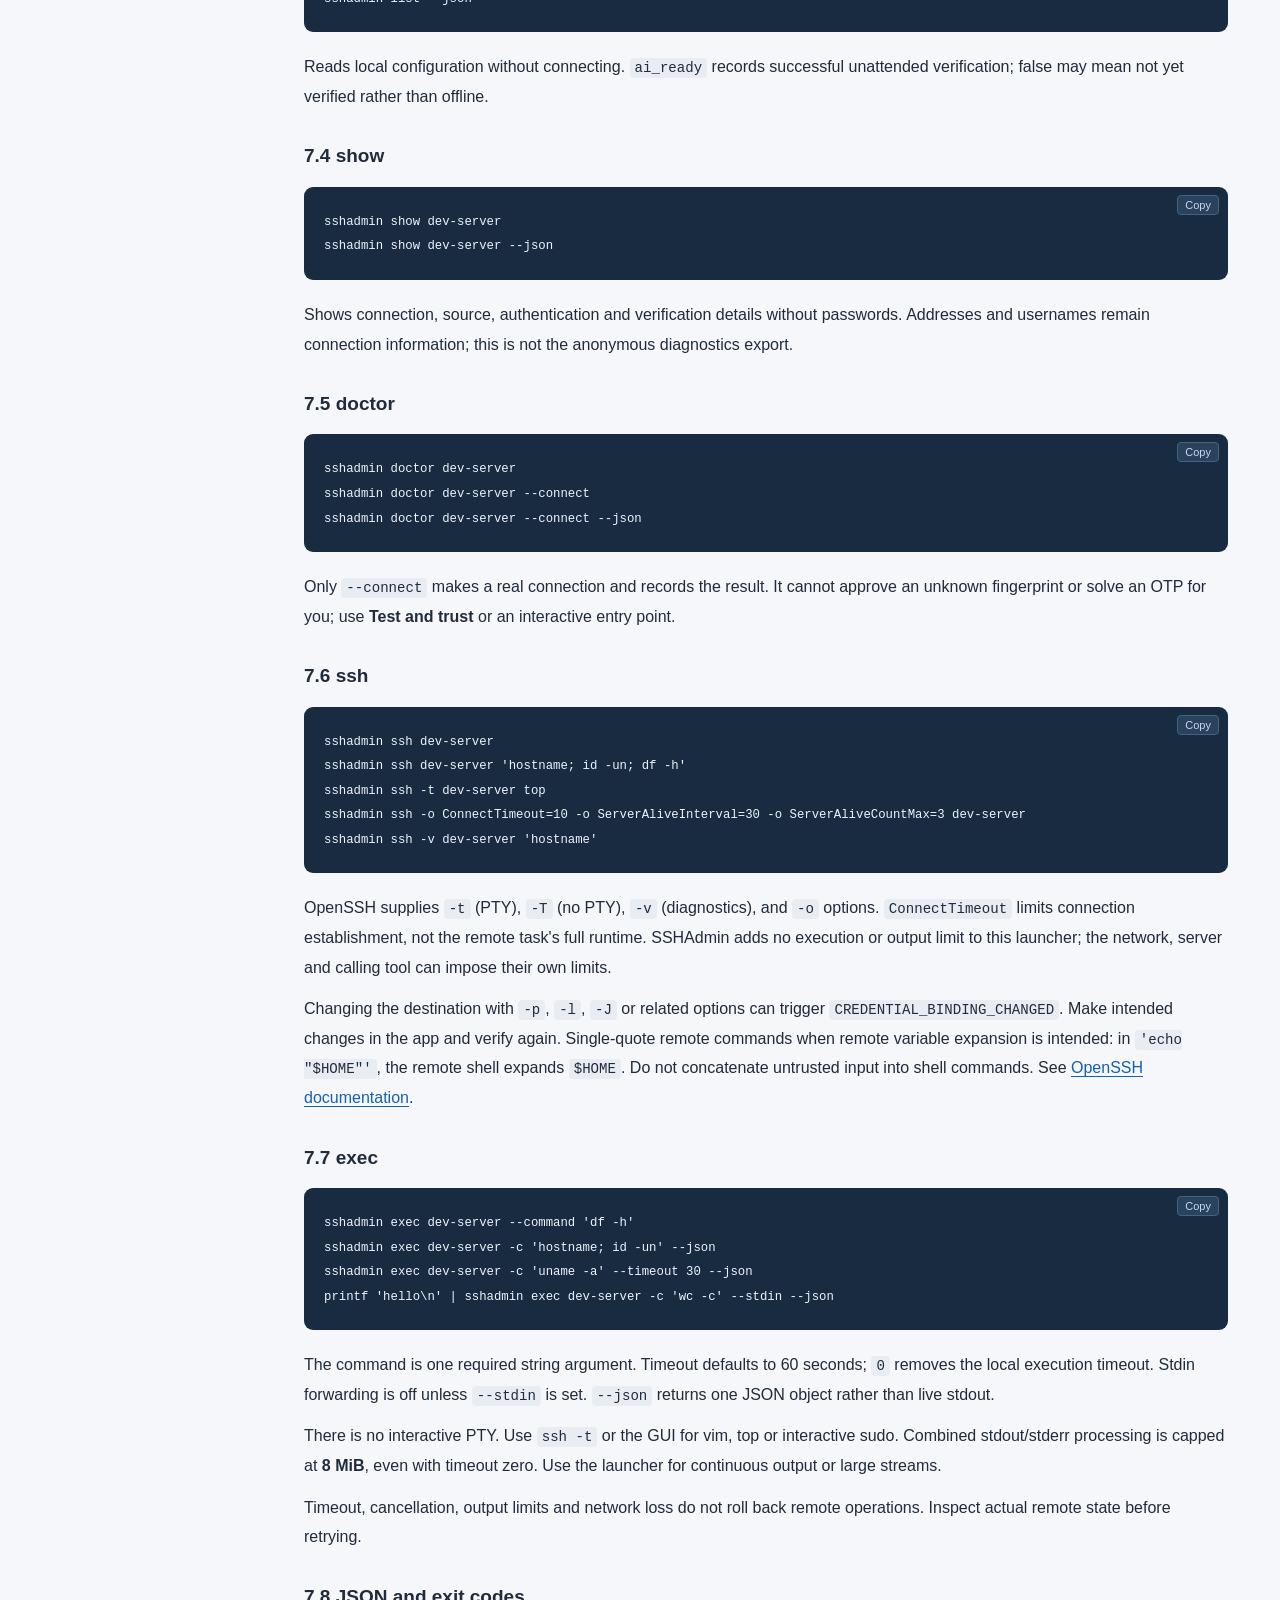
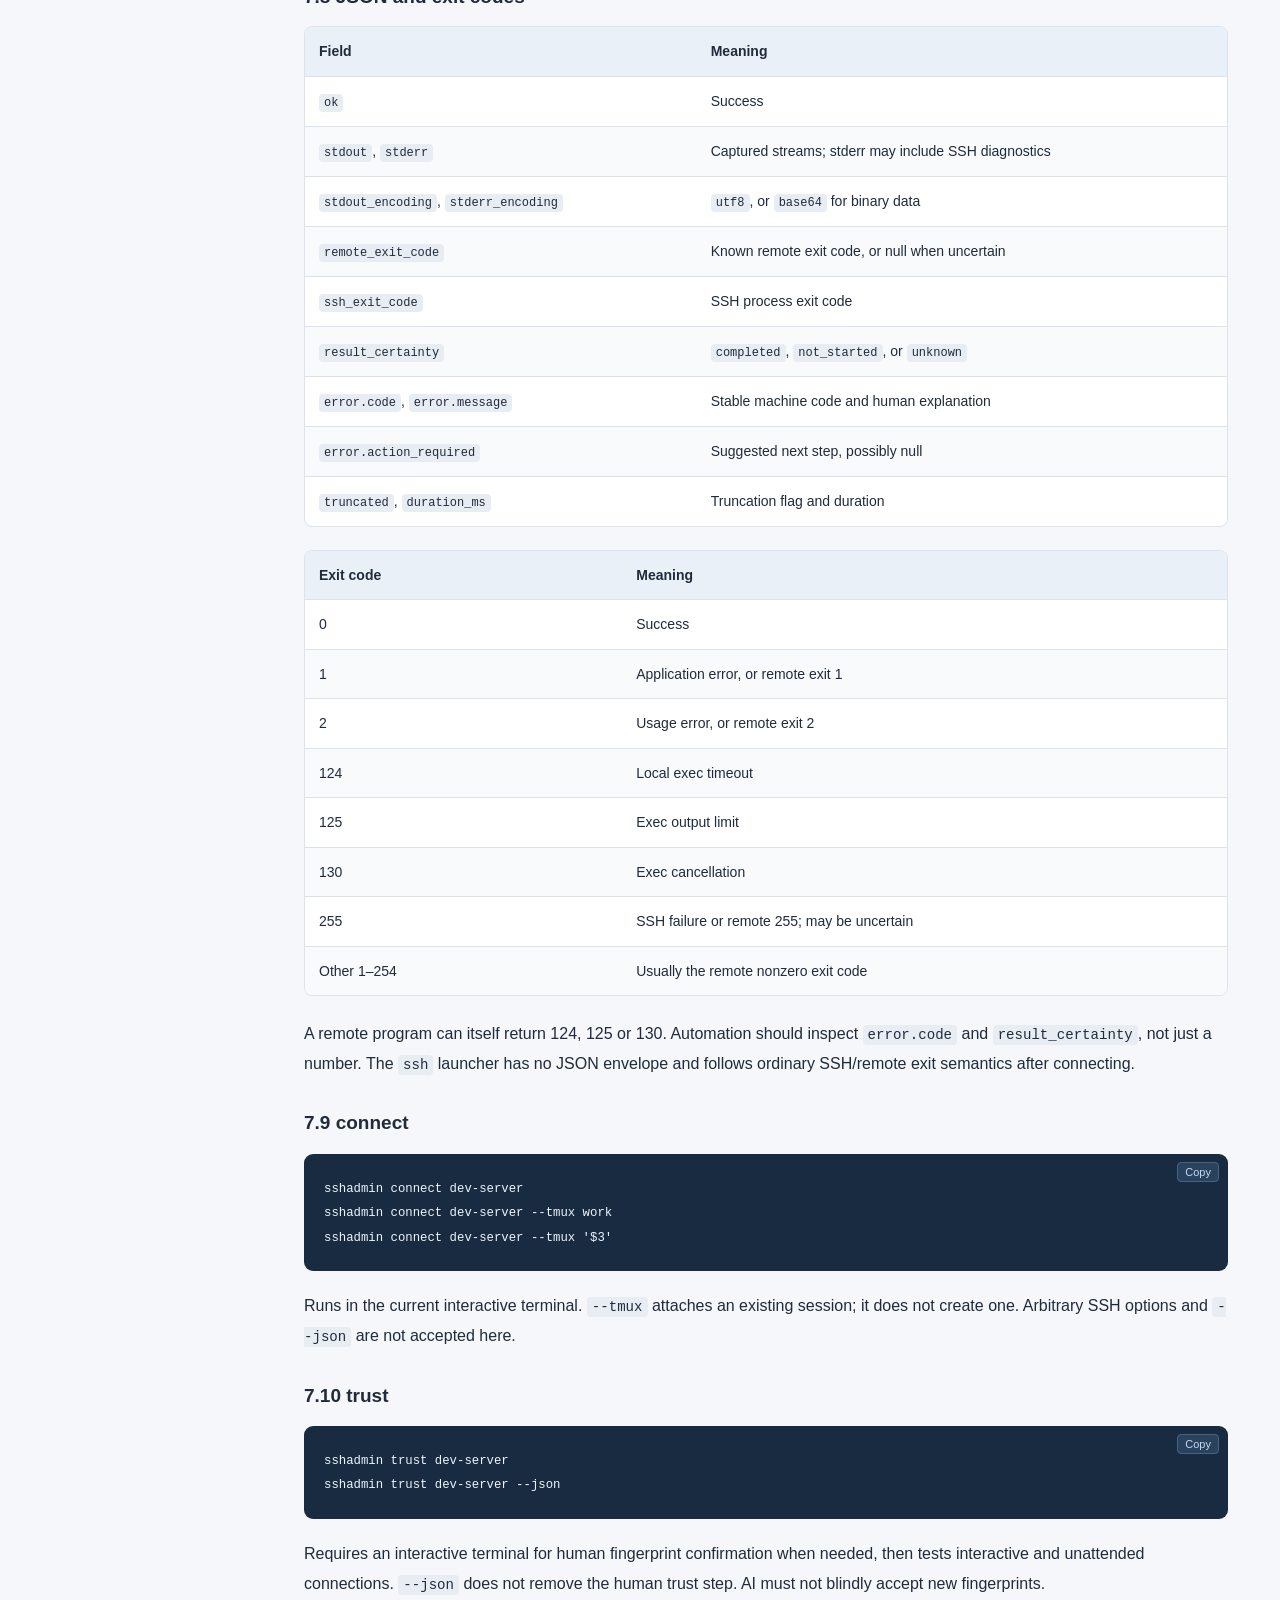
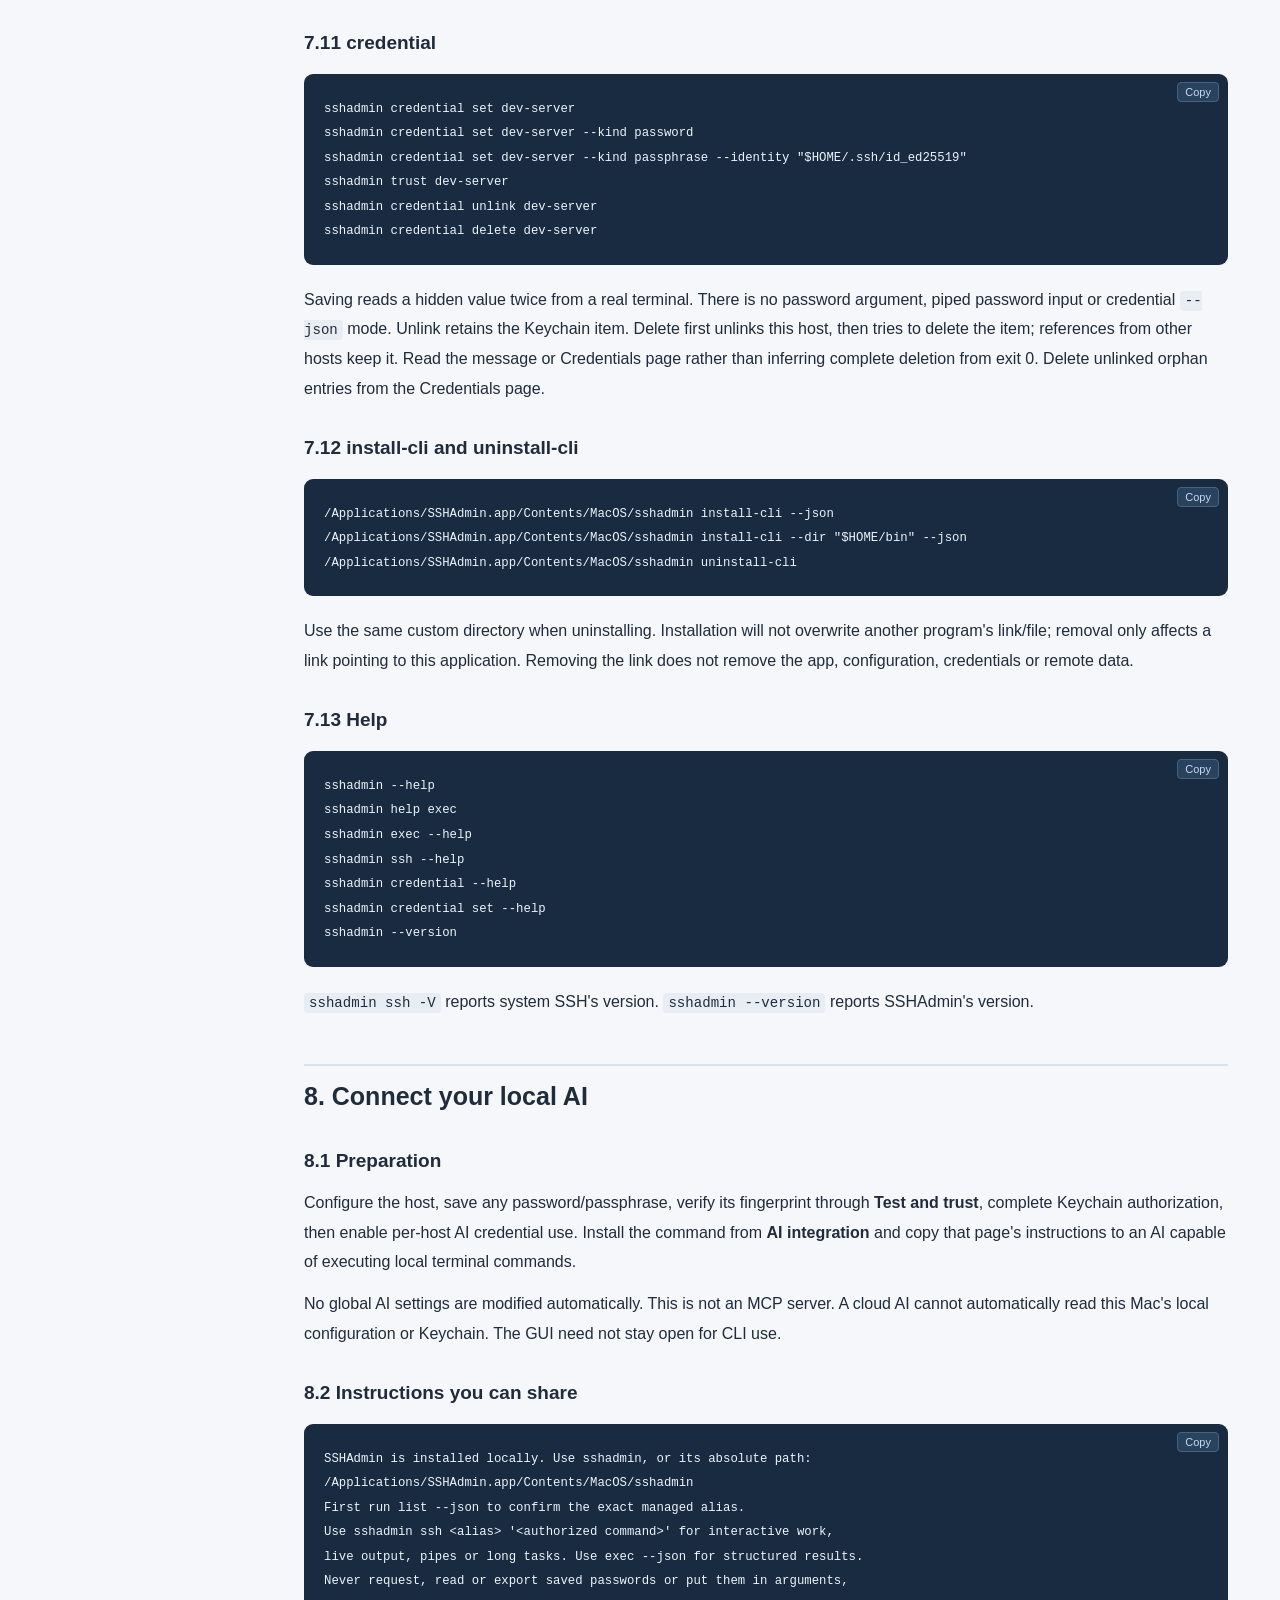
<file: docs/en/manual.html>
<!doctype html>
<html lang="en"><head><meta charset="UTF-8"><meta name="viewport" content="width=device-width, initial-scale=1"><title>SSHAdmin User Guide</title>
<style>
:root{--bg:#f5f7fa;--ink:#202b3b;--muted:#617086;--line:#dce3ec;--blue:#1760ac;--nav:252px}*{box-sizing:border-box}html{scroll-behavior:smooth;scroll-padding-top:24px}body{margin:0;background:var(--bg);color:var(--ink);font:16px/1.85 -apple-system,BlinkMacSystemFont,"PingFang SC","Microsoft YaHei",sans-serif}a{color:var(--blue);text-underline-offset:3px}aside{position:fixed;inset:0 auto 0 0;width:var(--nav);padding:30px 18px;background:#152a43;color:#fff;overflow:auto}.brand{font-size:24px;font-weight:750;letter-spacing:.3px}.sub{font-size:13px;color:#b5c8df;margin:5px 0 23px}nav a{display:flex;gap:10px;color:#dce8f6;padding:8px 9px;margin:3px 0;border-radius:7px;font-size:13px;line-height:1.7;text-decoration:none}nav a:hover,nav a:focus{background:#294565;color:white}nav span{color:#8cabcf;font:12px/1.9 ui-monospace,monospace;flex-shrink:0}.nav-footer{margin:26px 9px 0;font-size:12px;color:#aac1dc}.nav-footer button{border:1px solid #58728e;background:none;border-radius:6px;padding:6px 10px;color:white;cursor:pointer}main{margin-left:var(--nav);padding:44px 52px 80px;max-width:1320px}header{margin-bottom:30px;border-bottom:1px solid var(--line);padding-bottom:26px}.eyebrow{color:var(--blue);font-size:12px;font-weight:700;letter-spacing:1.3px}h1{font-size:38px;line-height:1.4;margin:8px 0 12px;letter-spacing:-.7px}.lead{color:var(--muted);font-size:17px;margin:0}.meta{display:flex;gap:10px;flex-wrap:wrap;margin-top:17px}.meta span{background:#e7edf6;color:#416080;border-radius:5px;padding:2px 9px;font-size:12px}article>p:first-child{font-size:13px;color:var(--muted)}h2{font-size:25px;line-height:1.5;margin:48px 0 22px;padding-top:12px;border-top:2px solid #d6e2ef}h3{font-size:19px;margin:30px 0 12px;line-height:1.6}p{margin:12px 0}ul,ol{padding-left:25px}li{margin:6px 0}strong{font-weight:650}code{font-family:ui-monospace,SFMono-Regular,Menlo,Consolas,monospace;font-size:.88em;background:#e8edf4;border-radius:4px;padding:2px 5px;overflow-wrap:anywhere}pre{position:relative;background:#192b40;color:#edf4fc;padding:22px 20px;border-radius:9px;overflow:auto;line-height:1.75;font-size:14px;margin:15px 0 20px}pre code{background:none;color:inherit;padding:0;border-radius:0;overflow-wrap:normal}pre button{position:absolute;right:9px;top:8px;color:#c7d8ed;background:#29435f;border:1px solid #46627e;border-radius:4px;font-size:11px;padding:3px 7px;cursor:pointer}.table-wrap{overflow:auto;margin:14px 0 23px;border:1px solid var(--line);border-radius:8px;background:#fff}table{width:100%;border-collapse:collapse;font-size:14px;line-height:1.75}th,td{padding:12px 14px;border-bottom:1px solid var(--line);text-align:left;vertical-align:top}th{background:#eaf0f7;font-weight:650;white-space:nowrap}tr:last-child td{border-bottom:0}tbody tr:nth-child(even){background:#f8fafc}td:first-child{min-width:160px}td code{font-size:12px}a[id]{display:block;scroll-margin-top:24px}blockquote{border-left:3px solid #4e84ba;margin:15px 0;padding:5px 15px;background:#eef4fb}.end{margin-top:45px;color:var(--muted);font-size:12px;border-top:1px solid var(--line);padding-top:15px}
@media(max-width:1000px){:root{--nav:220px}main{padding:30px 25px}h1{font-size:32px}}@media(max-width:720px){aside{position:static;width:auto;padding:20px}nav{display:grid;grid-template-columns:1fr 1fr}nav a{font-size:12px}.nav-footer{display:none}main{margin:0;padding:25px 18px}h1{font-size:30px}h2{font-size:23px}pre{font-size:12px}th,td{padding:9px 10px}}
@media print{aside,pre button{display:none}body{background:white;font-size:11pt}main{margin:0;padding:0;max-width:none}h2,h3{break-after:avoid}pre{white-space:pre-wrap;overflow-wrap:anywhere;background:#f3f5f7;color:#111;font-size:9pt}table{font-size:9pt}.table-wrap{overflow:visible}tr{break-inside:avoid}header{padding-bottom:12px}h1{font-size:26pt}a{color:inherit}a[id]{height:0}}
</style><link rel="canonical" href="https://dfbtcice.github.io/sshadmin/en/manual.html"><link rel="alternate" href="https://dfbtcice.github.io/sshadmin/zh/manual.html" hreflang="zh-Hans"><link rel="alternate" href="https://dfbtcice.github.io/sshadmin/en/manual.html" hreflang="en"><link rel="alternate" href="https://dfbtcice.github.io/sshadmin/manual.html" hreflang="x-default"><script src="../language.js"></script><style>.language-switch{display:flex;gap:4px;flex-wrap:wrap;margin-bottom:18px;font-size:12px}.language-switch a{color:inherit;padding:4px 6px;text-decoration:none;border:1px solid transparent;border-radius:5px}.language-switch a[aria-current]{border-color:#8cabcf}.language-switch a:focus-visible{outline:2px solid #8cabcf}</style></head><body>
<aside><div class="language-switch" role="group" aria-label="Language"><a data-language="zh-CN" href="../zh/manual.html" lang="zh-Hans">简体中文</a><a data-language="en" href="../en/manual.html" lang="en" aria-current="page">English</a><a data-language="system" href="../manual.html?lang=system">Auto</a></div><div class="brand">SSHAdmin</div><div class="sub">Offline user guide · 0.2.0</div><nav aria-label="Chapters"><a href="#quickstart"><span>01</span>Quick start</a><a href="#concepts"><span>02</span>Key concepts</a><a href="#hosts"><span>03</span>Host management</a><a href="#credentials"><span>04</span>Passwords and private keys</a><a href="#terminal"><span>05</span>Terminals and history</a><a href="#tmux"><span>06</span>Persistent remote sessions</a><a href="#cli"><span>07</span>Complete CLI reference</a><a href="#ai"><span>08</span>Connect your local AI</a><a href="#recipes"><span>09</span>Common recipes</a><a href="#settings"><span>10</span>Settings and data</a><a href="#troubleshooting"><span>11</span>Troubleshooting</a><a href="#maintenance"><span>12</span>Update and uninstall</a><a href="#references"><span>13</span>Verification and references</a></nav><div class="nav-footer">⌘F to find a feature or error<br>Available offline<br><br><button onclick="window.print()">Print / Save PDF</button><br><br><a href="index.html" style="color:#dce8f6">← Website</a></div></aside>
<main><header><div class="eyebrow">USER GUIDE</div><h1>SSHAdmin User Guide</h1><p class="lead">Manage connections, work in terminals, keep remote tasks running and connect your local AI.</p><div class="meta"><span>macOS</span><span>Chinese / English</span><span>13 chapters</span><span>Complete command reference</span></div></header><article><p>For SSHAdmin for macOS 0.2.0, CLI schema 1. Examples use the host alias <code>dev-server</code> and tmux session <code>work</code>; replace them with your own values. Do not type the angle brackets around placeholders such as <code>&lt;alias&gt;</code>.</p>
<p>Start with the quick start, then use the relevant chapter when you need details. The installed program's <code>--help</code> describes its actual command contract.</p>
<a id="quickstart"></a>
<h2>1. Quick start</h2>
<h3>1.1 Connect using an alias</h3>
<p>Run these commands in macOS Terminal, another terminal, or your local AI's terminal:</p>
<pre><code class="language-bash">sshadmin ssh dev-server
</code></pre>
<p>Commands you enter after login run on the server. Type <code>exit</code> to leave. To run a short check and return to your Mac:</p>
<pre><code class="language-bash">sshadmin ssh dev-server 'hostname; id -un'
</code></pre>
<p>The remote command's exit code is returned; success is normally <code>0</code>.</p>
<h3>1.2 Find existing hosts</h3>
<p>Open <strong>Hosts</strong>. SSHAdmin reads concrete aliases from <code>~/.ssh/config</code> and its <code>Include</code> files. You can also run:</p>
<pre><code class="language-bash">sshadmin list
</code></pre>
<h3>1.3 Add a password host</h3>
<ol><li>Choose <strong>Hosts → Add</strong> and enter an alias, address, username and port.</li><li>Select password authentication and enter the password, or save it later in host details.</li><li>Choose <strong>Preview changes</strong>, inspect the diff, and apply it.</li><li>Run <strong>Test and trust</strong>. Compare the fingerprint with a trusted source before accepting it. Complete any macOS Keychain authorization yourself.</li><li>Allow AI credential use for this host and verify a fresh, non-interactive connection.</li><li>Use <code>sshadmin ssh &lt;alias&gt;</code> without repeatedly entering the saved password.</li></ol>
<h3>1.4 Keep a task running after closing the app</h3>
<p>Open <strong>tmux</strong>, select the host, enable management, enter a session name, then choose <strong>Create and attach</strong>. Start the task inside that session. Close its terminal tab or press <code>Ctrl+B</code>, release, then <code>D</code> to detach. Later, select the same host and session and choose <strong>Attach</strong>.</p>
<p><strong>End</strong> terminates a remote session; it is not a detach button. The remote server, tmux and the task must remain running.</p>
<h3>1.5 Command quick reference</h3>
<div class="table-wrap"><table><thead><tr><th>Goal</th><th>Command</th></tr></thead><tbody><tr><td>List hosts</td><td><code>sshadmin list</code></td></tr><tr><td>Show host details</td><td><code>sshadmin show dev-server</code></td></tr><tr><td>Log in</td><td><code>sshadmin ssh dev-server</code></td></tr><tr><td>Run a command</td><td><code>sshadmin ssh dev-server 'df -h'</code></td></tr><tr><td>Verify a fresh connection</td><td><code>sshadmin doctor dev-server --connect</code></td></tr><tr><td>Get structured output</td><td><code>sshadmin exec dev-server -c 'hostname' --json</code></td></tr><tr><td>Attach to existing tmux</td><td><code>sshadmin connect dev-server --tmux work</code></td></tr><tr><td>Read help</td><td><code>sshadmin --help</code>, <code>sshadmin ssh --help</code></td></tr></tbody></table></div>
<a id="concepts"></a>
<h2>2. Understand the main concepts</h2>
<h3>2.1 The six pages</h3>
<div class="table-wrap"><table><thead><tr><th>Page</th><th>Purpose</th></tr></thead><tbody><tr><td>Hosts</td><td>Connections, groups, tags, notes, authentication checks and terminal launch</td></tr><tr><td>Terminal</td><td>Local shells, remote SSH, tabs, split panes and output search</td></tr><tr><td>tmux</td><td>Detect remote tmux; create, attach, rename and end sessions</td></tr><tr><td>Credentials</td><td>Saved-credential index, linked hosts and deletion of unused entries</td></tr><tr><td>AI integration</td><td>Readiness, copyable instructions and CLI link installation</td></tr><tr><td>Settings</td><td>Language, appearance, fonts, history, backup, restore and diagnostics</td></tr></tbody></table></div>
<h3>2.2 Choose the right connection entry point</h3>
<div class="table-wrap"><table><thead><tr><th>Entry point</th><th>Typical use</th><th>Saved credentials</th></tr></thead><tbody><tr><td><code>ssh dev-server</code></td><td>Ordinary system SSH</td><td>Does not read SSHAdmin's saved passwords</td></tr><tr><td><code>sshadmin ssh dev-server</code></td><td>Daily work, AI terminals, pipes, forwarding and long tasks</td><td>Submitted when authorized and bound to the destination</td></tr><tr><td><code>sshadmin exec dev-server -c 'command' --json</code></td><td>One command with a structured result</td><td>Used when its requirements are met</td></tr><tr><td><code>sshadmin connect dev-server</code></td><td>Human interactive login or existing tmux attachment</td><td>Interactive handling is available</td></tr><tr><td>Open terminal in the app</td><td>Work inside SSHAdmin</td><td>Used when its requirements are met</td></tr></tbody></table></div>
<p>The CLI runs independently of the GUI and ultimately uses <code>/usr/bin/ssh</code>. Automatic password submission does not convert a server to public-key authentication. SSHAdmin does not install public keys or change the remote SSH service.</p>
<h3>2.3 Alias, display name and address</h3>
<p>The <strong>alias</strong> is the exact, case-sensitive <code>Host</code> name used in commands. The <strong>display name</strong> is a friendly UI label. The <strong>address</strong> is the real <code>HostName</code>, an IP or domain. Use <code>sshadmin list</code> to find the alias rather than guessing from a display name.</p>
<a id="hosts"></a>
<h2>3. Manage hosts</h2>
<h3>3.1 Discover existing configuration</h3>
<p>On first launch, SSHAdmin reads configuration without connecting or rewriting it. This defines the alias <code>dev-server</code>:</p>
<pre><code class="language-sshconfig">Host dev-server
    HostName 10.0.1.21
    User deploy
    Port 22
</code></pre>
<p>A previous <code>ssh user@IP</code> command, a <code>known_hosts</code> entry, or a private key file alone does not define a managed alias. Wildcards such as <code>Host *</code> supply inherited options, not a list of all servers. With dynamic <code>Match</code> rules, the UI shows statically available information; OpenSSH resolves the effective configuration at connection time.</p>
<p>External configuration edits trigger a refresh. Re-enter the page or restart if needed and inspect parser warnings.</p>
<h3>3.2 Add a host</h3>
<div class="table-wrap"><table><thead><tr><th>Field</th><th>What to enter</th></tr></thead><tbody><tr><td>Alias</td><td>A memorable name, such as <code>dev-server</code></td></tr><tr><td>Display name</td><td>Optional friendly label; commands still use the alias</td></tr><tr><td>Hostname / address</td><td>Server IP or domain</td></tr><tr><td>User</td><td>Remote account; empty may inherit a value or use the local username</td></tr><tr><td>Port</td><td>Usually 22; inherited configuration can change the effective port</td></tr><tr><td>Authentication</td><td>Existing configuration, password, private key file or SSH Agent</td></tr><tr><td>Private key paths</td><td>Existing private files, one per line; not <code>.pub</code> files</td></tr><tr><td>IdentityAgent</td><td>Optional custom agent socket</td></tr><tr><td>Jump host</td><td><code>ProxyJump</code>, for example the existing alias <code>bastion</code></td></tr><tr><td>Group, tags and notes</td><td>Organization metadata; tags are comma-separated</td></tr><tr><td>Enable tmux management</td><td>Enables app management; does not install tmux remotely</td></tr></tbody></table></div>
<p>New managed blocks go into <code>~/.ssh/sshadmin.conf</code>; SSHAdmin adds an <code>Include</code> in the main configuration when needed. Every app-managed write has a preview and automatic backup.</p>
<h3>3.3 Edit and rename</h3>
<p>Select a host, choose <strong>Edit</strong>, preview and apply. Existing hosts are edited in their original source file. A shared block can affect several aliases; use the option to edit only the selected alias when appropriate.</p>
<p>Use <strong>Rename</strong> to change the command alias, and <strong>Edit</strong> for the display name. Update your commands and AI instructions after renaming. If a source file changes externally, reload and generate a fresh preview. Destination or credential changes usually require <strong>Test and trust</strong> again.</p>
<h3>3.4 Delete</h3>
<p>Select <strong>Delete</strong>, inspect the diff, then confirm. This removes local connection configuration, not a remote server or its files. The dialog controls whether its Keychain credential is also removed. Credentials still referenced by other hosts are retained.</p>
<h3>3.5 Search and organize</h3>
<p>Search aliases, addresses, users and tags; filter by group, tags or recent use. Select a host for details or double-click to open its terminal. Language changes do not alter your aliases, notes, groups, tags or SSH configuration.</p>
<a id="credentials"></a>
<h2>4. Passwords, private keys and credentials</h2>
<h3>4.1 Save or update a password</h3>
<p>In host details, choose <strong>Save password…</strong>, select login password, save to Keychain, then <strong>Test and trust</strong>. Saved passwords are not displayed again. Update the entry after a server password change and verify it. Saving here does not change the remote account password.</p>
<h3>4.2 Use a private key</h3>
<p>Edit the host, select private key authentication, choose the existing file path, preview and apply. SSHAdmin stores the path without copying or exporting the key; moving the file can break login. System SSH reads the original file when authenticating.</p>
<p>For an encrypted private key, save a <strong>key passphrase</strong> with the corresponding key path. A key passphrase unlocks that key; it is different from a server login password.</p>
<h3>4.3 Use an SSH Agent</h3>
<p>Choose SSH Agent authentication and ensure that the app or AI process can access your agent. <code>ssh-add -l</code> lists agent key fingerprints. An unavailable agent, an unloaded key or hardware confirmation still requires your action.</p>
<h3>4.4 Verification and AI readiness</h3>
<p><strong>Test and trust</strong> makes a real connection and asks you to verify an unknown fingerprint. <strong>AI ready</strong> records a successful fresh, non-interactive connection with strict host checking. It is not continuous monitoring; later network or credential changes may cause failure.</p>
<h3>4.5 Update, unlink or delete</h3>
<div class="table-wrap"><table><thead><tr><th>Operation</th><th>Effect</th></tr></thead><tbody><tr><td>Update</td><td>Replaces a saved password/passphrase and requires verification</td></tr><tr><td>Unlink</td><td>Stops this host using the entry; the Keychain item remains</td></tr><tr><td>Delete</td><td>Removes the Keychain item, but refuses while another host references it</td></tr></tbody></table></div>
<p>The Credentials page shows type, linked hosts, item status and update time. It cannot display or export password plaintext. Unlink a credential before deleting an unused entry. Metadata for a host whose configuration disappeared can remain orphaned and may be relinked when the alias returns.</p>
<h3>4.6 AI authorization and jump hosts</h3>
<p>The per-host AI switch controls future saved-credential use by SSHAdmin's automation entry points. Disabling it does not terminate existing connections, revoke keys, or prevent ordinary system SSH.</p>
<p>A jump host and a destination involve separate authentication. A destination's saved password is not submitted to a jump host challenge. Prepare jump-host authentication yourself or use an interactive terminal for OTPs and hardware confirmation.</p>
<a id="terminal"></a>
<h2>5. Terminals, shortcuts and history</h2>
<h3>5.1 Open and switch panes</h3>
<p><strong>Hosts → Open terminal</strong> creates SSH. <strong>+</strong> in the tab bar opens a local terminal; its adjacent menu selects a host. Pane controls split horizontally or vertically, and each pane title is a target menu. Changing a pane's target replaces that pane's connection after confirmation when needed; other panes continue.</p>
<p>Check the pane title before operating. Use <code>hostname</code> and <code>id -un</code> if you are unsure whether you are on the Mac or the server. Switching the application language updates labels without replacing active terminal sessions.</p>
<h3>5.2 Shortcuts</h3>
<div class="table-wrap"><table><thead><tr><th>Shortcut</th><th>Action</th></tr></thead><tbody><tr><td><code>⌘T</code></td><td>New local terminal tab</td></tr><tr><td><code>⌘D</code> / <code>⇧⌘D</code></td><td>Split side by side / vertically</td></tr><tr><td><code>⌘W</code></td><td>Close the active pane, or its tab if it has one pane</td></tr><tr><td><code>⇧⌘W</code></td><td>Close the window</td></tr><tr><td><code>⌘1</code> … <code>⌘9</code></td><td>Select a tab</td></tr><tr><td><code>⌘[</code> / <code>⌘]</code></td><td>Move between panes in the current tab</td></tr><tr><td><code>⌘F</code></td><td>Search scrollback; Enter next, Shift+Enter previous</td></tr><tr><td><code>⌘K</code></td><td>Clear terminal display/scrollback; does not delete remote files or shell history</td></tr><tr><td><code>⌘+</code> / <code>⌘-</code></td><td>Increase / decrease font size</td></tr><tr><td><code>⌘C</code> / <code>⌘V</code></td><td>Copy selection / paste</td></tr><tr><td><code>Ctrl+C</code></td><td>Usually interrupt the foreground program</td></tr></tbody></table></div>
<p>Multiline paste asks for confirmation by default because newlines can execute commands.</p>
<h3>5.3 Disconnect and restart</h3>
<p>Closing a normal SSH pane disconnects it. A foreground task may end; independently detached processes may survive. Do not infer a task's state from the disconnection alone.</p>
<p>Restart restores tabs, split layout and connection targets, without reconnecting or replaying commands. Choose <strong>Connect</strong> to start a new connection.</p>
<h3>5.4 Optional history</h3>
<p><strong>Settings → Terminal history → Save terminal history</strong> is off by default. It saves read-only screen content from normal terminals, not running processes, shell command history, tmux panes or alternate screens such as vim.</p>
<p>The default is 2,000 lines per pane, configurable from 200 to 10,000, with a 1 MiB per-pane and 32 MiB total cap. History stays locally, unencrypted, and may contain echoed commands or sensitive program output. Turning history off deletes saved history. Closing a pane/tab removes its history. Clearing does not stop programs; with saving enabled, later output is saved again. The most recent roughly 2–10 seconds may be lost after an abnormal exit.</p>
<a id="tmux"></a>
<h2>6. Keep remote tasks in tmux</h2>
<h3>6.1 Requirements</h3>
<p>Install tmux on the remote server; installing it only on your Mac is insufficient. SSHAdmin does not install it. Check without changing the server:</p>
<pre><code class="language-bash">sshadmin ssh dev-server 'command -v tmux; tmux -V'
</code></pre>
<h3>6.2 Manage sessions in the app</h3>
<p>Select the host on the tmux page, enable management, then create and attach a session before starting a task. An inactive tmux server can simply mean that no sessions exist. The list shows names, IDs, windows, attached clients and creation time. After a successful query it refreshes about every five seconds while the page is visible and the window focused; refresh manually after errors.</p>
<p>Zero attached clients usually means nobody is viewing the session. Rename preserves the task. Names allow 1–64 ASCII letters, digits, underscores or hyphens, without spaces, dots or colons.</p>
<h3>6.3 What survives closing the app?</h3>
<div class="table-wrap"><table><thead><tr><th>Event</th><th>Result</th></tr></thead><tbody><tr><td>App/tab closed, Mac offline or shut down</td><td>Reattach if the remote tmux and task keep running</td></tr><tr><td>Ordinary SSH task outside tmux</td><td>No persistence guarantee; it cannot be recovered through tmux</td></tr><tr><td>End session, or exit its last shell</td><td>Session and its processes may end</td></tr><tr><td>Server restarts, tmux is killed or task exits</td><td>No process restoration</td></tr><tr><td>Remote WSL shuts down or its Windows host restarts</td><td>Its tmux process does not survive</td></tr></tbody></table></div>
<p>Enabling management does not move a task already running outside tmux into it.</p>
<h3>6.4 Use tmux from your own terminal</h3>
<pre><code class="language-bash">sshadmin ssh dev-server 'tmux list-sessions'
sshadmin ssh -t dev-server 'tmux new-session -s work'
sshadmin connect dev-server --tmux work
sshadmin connect dev-server --tmux '$3'
sshadmin ssh -t dev-server 'tmux attach-session -r -t =work'
</code></pre>
<p>The last command attaches a read-only client. Single quotes keep the local shell from expanding <code>$3</code>. These run remote tmux; there is no <code>sshadmin tmux</code> subcommand.</p>
<h3>6.5 tmux keys</h3>
<p>With its default configuration, press <code>Ctrl+B</code>, release, then <code>D</code> to detach, <code>C</code> for a window, <code>N</code>/<code>P</code> for next/previous, <code>[</code> for copy mode (usually <code>Q</code> to leave), or <code>?</code> for help. These differ from SSHAdmin's Command shortcuts. See the <a href="https://github.com/tmux/tmux/wiki/Getting-Started">official tmux guide</a>.</p>
<a id="cli"></a>
<h2>7. Complete SSHAdmin command reference</h2>
<h3>7.1 Install the command and set PATH</h3>
<p>Choose <strong>AI integration → Install sshadmin command</strong>, or run:</p>
<pre><code class="language-bash">/Applications/SSHAdmin.app/Contents/MacOS/sshadmin install-cli
command -v sshadmin
sshadmin --version
</code></pre>
<p>Installation creates <code>~/.local/bin/sshadmin</code> without editing shell configuration. If needed, add the directory to your current terminal:</p>
<pre><code class="language-bash">export PATH="$HOME/.local/bin:$PATH"
</code></pre>
<p>For persistence, add it once to your own appropriate shell configuration, commonly <code>~/.zshrc</code> or <code>~/.zprofile</code>, and reopen the terminal. An AI tool may use a different environment. The absolute application path works without PATH.</p>
<h3>7.2 All commands</h3>
<div class="table-wrap"><table><thead><tr><th>Command</th><th>Options</th><th>Purpose</th></tr></thead><tbody><tr><td><code>list</code></td><td><code>--json</code></td><td>List local hosts</td></tr><tr><td><code>show &lt;alias&gt;</code></td><td><code>--json</code></td><td>Show connection details</td></tr><tr><td><code>doctor &lt;alias&gt;</code></td><td><code>--connect</code>, <code>--json</code></td><td>Diagnose locally; optionally make a real connection</td></tr><tr><td><code>ssh …</code></td><td>Ordinary SSH arguments</td><td>Pass-through access</td></tr><tr><td><code>exec &lt;alias&gt;</code></td><td><code>-c/--command</code>, <code>--json</code>, <code>--timeout</code>, <code>--stdin</code></td><td>One bounded non-interactive execution</td></tr><tr><td><code>connect &lt;alias&gt;</code></td><td><code>--tmux</code></td><td>Interactive login or existing session attachment</td></tr><tr><td><code>trust &lt;alias&gt;</code></td><td><code>--json</code></td><td>Human fingerprint verification and connection tests</td></tr><tr><td><code>credential set &lt;alias&gt;</code></td><td><code>--kind</code>, <code>--identity</code></td><td>Save password or key passphrase interactively</td></tr><tr><td><code>credential unlink &lt;alias&gt;</code></td><td>None</td><td>Unlink a credential</td></tr><tr><td><code>credential delete &lt;alias&gt;</code></td><td>None</td><td>Unlink, then attempt Keychain deletion</td></tr><tr><td><code>install-cli</code> / <code>uninstall-cli</code></td><td><code>--dir</code>, <code>--json</code></td><td>Create/remove the app's command link</td></tr><tr><td><code>help [command]</code>, <code>--help</code>, <code>-h</code></td><td>None</td><td>Help</td></tr><tr><td><code>--version</code>, <code>-V</code></td><td>None</td><td>Application version</td></tr></tbody></table></div>
<p>There are no <code>add</code>, <code>remove</code>, <code>tmux</code>, <code>backup</code> or <code>credential get</code> subcommands. Use the corresponding GUI pages. Commands that require a managed host take an exact alias. The pass-through <code>ssh</code> launcher can also hand unmanaged destinations to system SSH, without acquiring a saved password for them.</p>
<p>Put <code>--lang system</code>, <code>--lang zh-CN</code> or <code>--lang en</code> <strong>before</strong> the subcommand for a one-off message language:</p>
<pre><code class="language-bash">sshadmin --lang en list --json
sshadmin --lang zh-CN doctor dev-server
sshadmin --lang en ssh dev-server 'hostname'
</code></pre>
<p>Otherwise messages follow the saved app preference and system language. JSON keys, error codes, user data and remote output keep the same contract. Arguments after <code>ssh</code> belong to OpenSSH, so a remote <code>--lang</code> argument passes through.</p>
<h3>7.3 list</h3>
<pre><code class="language-bash">sshadmin list
sshadmin list --json
</code></pre>
<p>Reads local configuration without connecting. <code>ai_ready</code> records successful unattended verification; false may mean not yet verified rather than offline.</p>
<h3>7.4 show</h3>
<pre><code class="language-bash">sshadmin show dev-server
sshadmin show dev-server --json
</code></pre>
<p>Shows connection, source, authentication and verification details without passwords. Addresses and usernames remain connection information; this is not the anonymous diagnostics export.</p>
<h3>7.5 doctor</h3>
<pre><code class="language-bash">sshadmin doctor dev-server
sshadmin doctor dev-server --connect
sshadmin doctor dev-server --connect --json
</code></pre>
<p>Only <code>--connect</code> makes a real connection and records the result. It cannot approve an unknown fingerprint or solve an OTP for you; use <strong>Test and trust</strong> or an interactive entry point.</p>
<h3>7.6 ssh</h3>
<pre><code class="language-bash">sshadmin ssh dev-server
sshadmin ssh dev-server 'hostname; id -un; df -h'
sshadmin ssh -t dev-server top
sshadmin ssh -o ConnectTimeout=10 -o ServerAliveInterval=30 -o ServerAliveCountMax=3 dev-server
sshadmin ssh -v dev-server 'hostname'
</code></pre>
<p>OpenSSH supplies <code>-t</code> (PTY), <code>-T</code> (no PTY), <code>-v</code> (diagnostics), and <code>-o</code> options. <code>ConnectTimeout</code> limits connection establishment, not the remote task's full runtime. SSHAdmin adds no execution or output limit to this launcher; the network, server and calling tool can impose their own limits.</p>
<p>Changing the destination with <code>-p</code>, <code>-l</code>, <code>-J</code> or related options can trigger <code>CREDENTIAL_BINDING_CHANGED</code>. Make intended changes in the app and verify again. Single-quote remote commands when remote variable expansion is intended: in <code>'echo "$HOME"'</code>, the remote shell expands <code>$HOME</code>. Do not concatenate untrusted input into shell commands. See <a href="https://man.openbsd.org/ssh">OpenSSH documentation</a>.</p>
<h3>7.7 exec</h3>
<pre><code class="language-bash">sshadmin exec dev-server --command 'df -h'
sshadmin exec dev-server -c 'hostname; id -un' --json
sshadmin exec dev-server -c 'uname -a' --timeout 30 --json
printf 'hello\n' | sshadmin exec dev-server -c 'wc -c' --stdin --json
</code></pre>
<p>The command is one required string argument. Timeout defaults to 60 seconds; <code>0</code> removes the local execution timeout. Stdin forwarding is off unless <code>--stdin</code> is set. <code>--json</code> returns one JSON object rather than live stdout.</p>
<p>There is no interactive PTY. Use <code>ssh -t</code> or the GUI for vim, top or interactive sudo. Combined stdout/stderr processing is capped at <strong>8 MiB</strong>, even with timeout zero. Use the launcher for continuous output or large streams.</p>
<p>Timeout, cancellation, output limits and network loss do not roll back remote operations. Inspect actual remote state before retrying.</p>
<h3>7.8 JSON and exit codes</h3>
<div class="table-wrap"><table><thead><tr><th>Field</th><th>Meaning</th></tr></thead><tbody><tr><td><code>ok</code></td><td>Success</td></tr><tr><td><code>stdout</code>, <code>stderr</code></td><td>Captured streams; stderr may include SSH diagnostics</td></tr><tr><td><code>stdout_encoding</code>, <code>stderr_encoding</code></td><td><code>utf8</code>, or <code>base64</code> for binary data</td></tr><tr><td><code>remote_exit_code</code></td><td>Known remote exit code, or null when uncertain</td></tr><tr><td><code>ssh_exit_code</code></td><td>SSH process exit code</td></tr><tr><td><code>result_certainty</code></td><td><code>completed</code>, <code>not_started</code>, or <code>unknown</code></td></tr><tr><td><code>error.code</code>, <code>error.message</code></td><td>Stable machine code and human explanation</td></tr><tr><td><code>error.action_required</code></td><td>Suggested next step, possibly null</td></tr><tr><td><code>truncated</code>, <code>duration_ms</code></td><td>Truncation flag and duration</td></tr></tbody></table></div>
<div class="table-wrap"><table><thead><tr><th>Exit code</th><th>Meaning</th></tr></thead><tbody><tr><td>0</td><td>Success</td></tr><tr><td>1</td><td>Application error, or remote exit 1</td></tr><tr><td>2</td><td>Usage error, or remote exit 2</td></tr><tr><td>124</td><td>Local exec timeout</td></tr><tr><td>125</td><td>Exec output limit</td></tr><tr><td>130</td><td>Exec cancellation</td></tr><tr><td>255</td><td>SSH failure or remote 255; may be uncertain</td></tr><tr><td>Other 1–254</td><td>Usually the remote nonzero exit code</td></tr></tbody></table></div>
<p>A remote program can itself return 124, 125 or 130. Automation should inspect <code>error.code</code> and <code>result_certainty</code>, not just a number. The <code>ssh</code> launcher has no JSON envelope and follows ordinary SSH/remote exit semantics after connecting.</p>
<h3>7.9 connect</h3>
<pre><code class="language-bash">sshadmin connect dev-server
sshadmin connect dev-server --tmux work
sshadmin connect dev-server --tmux '$3'
</code></pre>
<p>Runs in the current interactive terminal. <code>--tmux</code> attaches an existing session; it does not create one. Arbitrary SSH options and <code>--json</code> are not accepted here.</p>
<h3>7.10 trust</h3>
<pre><code class="language-bash">sshadmin trust dev-server
sshadmin trust dev-server --json
</code></pre>
<p>Requires an interactive terminal for human fingerprint confirmation when needed, then tests interactive and unattended connections. <code>--json</code> does not remove the human trust step. AI must not blindly accept new fingerprints.</p>
<h3>7.11 credential</h3>
<pre><code class="language-bash">sshadmin credential set dev-server
sshadmin credential set dev-server --kind password
sshadmin credential set dev-server --kind passphrase --identity "$HOME/.ssh/id_ed25519"
sshadmin trust dev-server
sshadmin credential unlink dev-server
sshadmin credential delete dev-server
</code></pre>
<p>Saving reads a hidden value twice from a real terminal. There is no password argument, piped password input or credential <code>--json</code> mode. Unlink retains the Keychain item. Delete first unlinks this host, then tries to delete the item; references from other hosts keep it. Read the message or Credentials page rather than inferring complete deletion from exit 0. Delete unlinked orphan entries from the Credentials page.</p>
<h3>7.12 install-cli and uninstall-cli</h3>
<pre><code class="language-bash">/Applications/SSHAdmin.app/Contents/MacOS/sshadmin install-cli --json
/Applications/SSHAdmin.app/Contents/MacOS/sshadmin install-cli --dir "$HOME/bin" --json
/Applications/SSHAdmin.app/Contents/MacOS/sshadmin uninstall-cli
</code></pre>
<p>Use the same custom directory when uninstalling. Installation will not overwrite another program's link/file; removal only affects a link pointing to this application. Removing the link does not remove the app, configuration, credentials or remote data.</p>
<h3>7.13 Help</h3>
<pre><code class="language-bash">sshadmin --help
sshadmin help exec
sshadmin exec --help
sshadmin ssh --help
sshadmin credential --help
sshadmin credential set --help
sshadmin --version
</code></pre>
<p><code>sshadmin ssh -V</code> reports system SSH's version. <code>sshadmin --version</code> reports SSHAdmin's version.</p>
<a id="ai"></a>
<h2>8. Connect your local AI</h2>
<h3>8.1 Preparation</h3>
<p>Configure the host, save any password/passphrase, verify its fingerprint through <strong>Test and trust</strong>, complete Keychain authorization, then enable per-host AI credential use. Install the command from <strong>AI integration</strong> and copy that page's instructions to an AI capable of executing local terminal commands.</p>
<p>No global AI settings are modified automatically. This is not an MCP server. A cloud AI cannot automatically read this Mac's local configuration or Keychain. The GUI need not stay open for CLI use.</p>
<h3>8.2 Instructions you can share</h3>
<pre><code class="language-text">SSHAdmin is installed locally. Use sshadmin, or its absolute path:
/Applications/SSHAdmin.app/Contents/MacOS/sshadmin
First run list --json to confirm the exact managed alias.
Use sshadmin ssh &lt;alias&gt; '&lt;authorized command&gt;' for interactive work,
live output, pipes or long tasks. Use exec --json for structured results.
Never request, read or export saved passwords or put them in arguments,
scripts or logs. Do not change the destination, user, port, jump host or
trust records. Stop and explain Keychain, fingerprint, OTP or credential
errors. After timeout or disconnection, inspect remote state before
replaying a command. For tasks that must outlive the client, start inside
remote tmux. Stay within the user's authorization; ask before new
destructive operations.
</code></pre>
<p>For example: “Use SSHAdmin to connect to dev-server and only check hostname and disk usage.” No password needs to be pasted into chat.</p>
<h3>8.3 Common questions</h3>
<p>The AI uses its own execution terminal, not the GUI terminal. SSH login and remote sudo are separate authentication steps; a saved SSH password does not automatically answer sudo or arbitrary application prompts. Calling tools may impose their own sandbox, approval, runtime or output restrictions.</p>
<a id="recipes"></a>
<h2>9. Common recipes</h2>
<h3>9.1 Read-only server checks</h3>
<pre><code class="language-bash">sshadmin ssh dev-server 'hostname; id -un; uname -sr; uptime; df -h'
</code></pre>
<p>These run remotely and assume common Linux tools are available.</p>
<h3>9.2 Follow logs</h3>
<pre><code class="language-bash">sshadmin ssh dev-server 'tail -f /path/to/app.log'
</code></pre>
<p>Use an authorized real log path. Press <code>Ctrl+C</code> to stop. Continuous output suits the launcher rather than bounded exec.</p>
<h3>9.3 Forward a local-only web service</h3>
<pre><code class="language-bash">sshadmin ssh -N -o ExitOnForwardFailure=yes -L 127.0.0.1:8080:127.0.0.1:3000 dev-server
</code></pre>
<p>Keep it running and visit <code>http://127.0.0.1:8080</code> on your Mac. This binds only to Mac loopback and forwards to the server's local port 3000. Use another local port if 8080 is busy. The server must allow forwarding and its service must already run. Stop with <code>Ctrl+C</code>.</p>
<h3>9.4 Run a long task</h3>
<pre><code class="language-bash">sshadmin ssh -t dev-server 'tmux new-session -s work'
</code></pre>
<p>Start your task inside. Detach with <code>Ctrl+B</code>, then <code>D</code>. Return using <code>sshadmin connect dev-server --tmux work</code>. tmux preserves a running environment, not necessarily a complete durable task log; configure task logging separately when needed.</p>
<h3>9.5 File transfer</h3>
<p>There is no built-in SFTP browser. Tools needing a remote shell can use the launcher, for example this rsync dry run (rsync must exist on both machines):</p>
<pre><code class="language-bash">rsync -avn -e 'sshadmin ssh' ./local-dir/ dev-server:/path/to/remote-dir/
</code></pre>
<p><code>-n</code> previews without transfer. Actual transfer writes the destination, so verify paths first. <code>scp -S</code> and <code>sftp -S</code> need a single executable path, not <code>sshadmin ssh</code> plus a subcommand. Ordinary key-based scp/sftp remain available but do not automatically retrieve SSHAdmin's saved passwords.</p>
<a id="settings"></a>
<h2>10. Settings, backups and data</h2>
<h3>10.1 Preferences</h3>
<div class="table-wrap"><table><thead><tr><th>Setting</th><th>Values / effect</th></tr></thead><tbody><tr><td>Language</td><td>Follow system, 简体中文 or English; remembered across launches</td></tr><tr><td>Theme</td><td>System, light or dark</td></tr><tr><td>Terminal font size</td><td>9–28</td></tr><tr><td>Font family</td><td>Available local fonts, as a family list</td></tr><tr><td>Scrollback</td><td>1,000–100,000 lines; default 10,000</td></tr><tr><td>Confirm multiline paste</td><td>Confirm potentially executable pasted lines</td></tr><tr><td>Cursor blink</td><td>Terminal appearance</td></tr><tr><td>Terminal history</td><td>Off by default; optional read-only screen history</td></tr><tr><td>Backups</td><td>Inspect and preview configuration restoration</td></tr><tr><td>Diagnostics</td><td>Redacted export for troubleshooting</td></tr><tr><td>About</td><td>App version, system OpenSSH and actual paths</td></tr></tbody></table></div>
<p>Language follows macOS preferred languages when set to system; the first supported Chinese/English preference is used, with English as fallback. Explicit selection wins and is saved. System language changes are rechecked when the app regains focus. Host data and terminal output retain their original language. The website follows browser language on automatic entry and offers an explicit language switch; it does not read private app preferences.</p>
<h3>10.2 Backup and restore</h3>
<p>App-managed configuration changes keep the latest <strong>20 backups</strong>. In Settings, choose a backup, <strong>Preview restore</strong>, inspect the diff and restore. This changes local SSH configuration. It is not a full backup of Keychain, private files, running processes or history. External manual edits do not necessarily create SSHAdmin backups.</p>
<p><strong>Edit configuration text…</strong> supports complex SSH directives with validation, diff preview and backup. Prefer the host form unless you understand SSH configuration syntax.</p>
<h3>10.3 Default data locations</h3>
<div class="table-wrap"><table><thead><tr><th>Data</th><th>Location</th></tr></thead><tbody><tr><td>App</td><td><code>/Applications/SSHAdmin.app</code></td></tr><tr><td>CLI executable</td><td><code>/Applications/SSHAdmin.app/Contents/MacOS/sshadmin</code></td></tr><tr><td>Command link</td><td><code>~/.local/bin/sshadmin</code></td></tr><tr><td>Main / managed SSH configuration</td><td><code>~/.ssh/config</code>, <code>~/.ssh/sshadmin.conf</code></td></tr><tr><td>Trusted host keys</td><td>Usually <code>~/.ssh/known_hosts</code>, subject to SSH configuration</td></tr><tr><td>Metadata, state and preferences</td><td><code>~/Library/Application Support/SSHAdmin/sshadmin.db</code></td></tr><tr><td>Configuration backups</td><td><code>~/Library/Application Support/SSHAdmin/backups/</code></td></tr><tr><td>Terminal history</td><td><code>~/Library/Application Support/SSHAdmin/history/</code></td></tr><tr><td>Passwords/passphrases</td><td>macOS Keychain, service <code>com.sshadmin.credentials</code></td></tr><tr><td>Private keys</td><td>Their original selected paths</td></tr></tbody></table></div>
<p>Saved credentials are not returned as terminal output by the authentication bridge. Your own commands can still print sensitive data, which optional history could retain.</p>
<h3>10.4 Diagnostics</h3>
<p>Choose <strong>Settings → Export diagnostics…</strong>. It exports versions, system information, counts and anonymous status/problem codes, excluding passwords, aliases, addresses, usernames, private key paths, notes and terminal contents. <code>show --json</code> is different and contains connection information.</p>
<a id="troubleshooting"></a>
<h2>11. Troubleshooting</h2>
<h3>11.1 Start locally</h3>
<pre><code class="language-bash">command -v sshadmin
sshadmin show dev-server
sshadmin doctor dev-server
</code></pre>
<p>Add <code>--connect</code> only when you want a real connection. Keep the error code. Do not repeatedly retry authentication errors or commands with uncertain results.</p>
<h3>11.2 Error reference</h3>
<div class="table-wrap"><table><thead><tr><th>Symptom / code</th><th>Action</th></tr></thead><tbody><tr><td><code>command not found</code></td><td>Install the link and check PATH, or use the absolute path</td></tr><tr><td><code>HOST_NOT_FOUND</code></td><td>Run list and use the exact alias</td></tr><tr><td><code>HOST_AMBIGUOUS</code></td><td>Inspect duplicate/complex definitions and their source files</td></tr><tr><td><code>CREDENTIAL_MISSING</code></td><td>Save the required password and verify</td></tr><tr><td><code>CREDENTIAL_BINDING_CHANGED</code></td><td>Verify the destination, account, port, jump host and trust scope, then Test and trust</td></tr><tr><td><code>AI_CREDENTIAL_USE_DISABLED</code></td><td>Adjust the host's switch according to your intent</td></tr><tr><td><code>KEYCHAIN_INTERACTION_REQUIRED</code></td><td>Unlock/authorize interactively in the GUI or human trust/connect flow</td></tr><tr><td><code>KEYCHAIN_ACCESS_DENIED</code></td><td>Check the application's Keychain authorization</td></tr><tr><td><code>HOST_KEY_UNTRUSTED</code></td><td>Compare the fingerprint with a trusted source</td></tr><tr><td><code>HOST_KEY_CHANGED</code></td><td>Investigate a replacement/reinstall and verify the actual fingerprint; do not bypass checking</td></tr><tr><td><code>AUTH_FAILED</code>, <code>Permission denied</code></td><td>Check user, credential, key and server policy</td></tr><tr><td><code>AUTH_INTERACTION_REQUIRED</code></td><td>Complete OTP, token, jump-host or other human steps interactively</td></tr><tr><td><code>KEY_FILE_MISSING</code></td><td>Reselect the moved/missing private key</td></tr><tr><td><code>KEY_PERMISSION_INVALID</code></td><td>Verify the file and correct overly broad permissions</td></tr><tr><td><code>AGENT_UNAVAILABLE</code></td><td>Check agent access and loaded keys in the calling process</td></tr><tr><td><code>AUTH_POLICY_CONFLICT</code>, <code>EXEC_CONFIG_CONFLICT</code></td><td>Review effective SSH options against the requested mode</td></tr><tr><td><code>CONNECTION_TIMEOUT</code></td><td>Check address, port, VPN, routing, firewall and SSH service</td></tr><tr><td><code>CONNECTION_FAILED</code>, <code>No route to host</code></td><td>Check the network/server and macOS Local Network permission for LAN hosts</td></tr><tr><td><code>EXEC_TIMEOUT</code>, <code>EXEC_CANCELLED</code>, <code>OUTPUT_LIMIT_EXCEEDED</code></td><td>Inspect remote task state before retrying; use launcher/tmux for ongoing work</td></tr><tr><td><code>SSH_OR_REMOTE_255</code></td><td>Inspect stderr and remote state; do not assume the command never ran</td></tr><tr><td><code>REMOTE_COMMAND_FAILED</code></td><td>The remote command finished nonzero; inspect its output and meaning</td></tr><tr><td>No tmux sessions / server not running</td><td>Often simply no existing sessions; check the host, user and process</td></tr><tr><td>tmux missing</td><td>Install remotely through your normal authorized procedure</td></tr><tr><td>Old screen without live input</td><td>May be read-only history or a restored disconnected pane; connect or reattach</td></tr></tbody></table></div>
<h3>11.3 macOS Local Network permission</h3>
<p>If ordinary Terminal connects but SSHAdmin does not, check <strong>System Settings → Privacy &amp; Security → Local Network</strong> for SSHAdmin. If another terminal or AI app launches the connection, that application may need permission too. Authorizing SSHAdmin does not authorize every caller, and a real network failure may produce the same symptom.</p>
<h3>11.4 AI fails while your terminal works</h3>
<p>Compare PATH, Keychain authorization, SSH Agent environment, Local Network permission, and the AI tool's sandbox/approval rules. Identify whether an error came from SSHAdmin, OpenSSH or the calling tool. A command blocked before execution is not evidence of a server connection failure.</p>
<h3>11.5 Login and remote privileges</h3>
<p>SSH login permission differs from remote file access and sudo privileges. SSHAdmin does not elevate remote accounts or answer arbitrary password prompts after login.</p>
<a id="maintenance"></a>
<h2>12. Update, migrate and uninstall</h2>
<h3>12.1 System OpenSSH</h3>
<p>About reports <code>/usr/bin/ssh -V</code>. SSHAdmin uses that fixed system path. A macOS update can update SSH; installing Homebrew SSH does not automatically switch the path. Configuration and Keychain items are stored separately, but compatibility with older servers should still be verified after updates.</p>
<h3>12.2 Update the application</h3>
<p>Replace the app at its original installation path, then check version, host list and a connection. A changed code-signing identity may require renewed Keychain authorization. Report build date and symptoms as well as the version when diagnosing locally repackaged builds.</p>
<h3>12.3 Move to another Mac</h3>
<p>There is no one-click migration or cloud sync. Account separately for SSH/Include files, original private keys, app metadata, Keychain migration/authorization and PATH. Changed paths need updating. Keep the old environment until you verify the new one; ordinary text backups are not a substitute for secure credential migration.</p>
<h3>12.4 Remove only what you intend</h3>
<div class="table-wrap"><table><thead><tr><th>Goal</th><th>Action</th></tr></thead><tbody><tr><td>Remove the short command</td><td>uninstall-cli; other data remains</td></tr><tr><td>Remove one connection</td><td>Delete it on Hosts</td></tr><tr><td>Remove a password</td><td>Unlink and delete through Credentials or its CLI</td></tr><tr><td>Stop saving terminal screens</td><td>Disable history in Settings</td></tr><tr><td>Remove the app</td><td>Delete SSHAdmin.app; stored configuration and Keychain items are not automatically removed</td></tr></tbody></table></div>
<p>Do not delete your entire <code>~/.ssh</code> directory as an uninstall step; other tools may depend on it.</p>
<h3>12.5 Current boundaries</h3>
<p>SSHAdmin provides local host management, system SSH, password/key support, split terminals, remote tmux, a local AI CLI, backups and optional screen history. It does not currently provide multi-user permissions, cloud sync, a web admin console, an SFTP browser, broadcast commands, MCP, automatic remote software/public-key installation, or process recovery after server restart.</p>
<p>Apple Silicon is the verified package platform. Public builds are locally signed and not notarized; there are no current Intel, Windows or Linux application packages. The interface supports Chinese and English; shell programs and macOS-controlled dialogs use their own language rules.</p>
<a id="references"></a>
<h2>13. Verification and further reading</h2>
<p>This guide describes the command contract and implementation, including exact credential subcommands, exec's 60-second default and 8 MiB cap, tmux attachment, terminal shortcuts, history limits, CLI installation and language preference. Read examples before running them: commands that change credentials, restore configuration, end sessions or transfer files require the corresponding intent and authorization.</p>
<p>Use the repository's README and bilingual acceptance report for build-specific test evidence. Developer documentation and application source remain private; the public product repository contains website assets, guides and released binaries only. Report issues through the public repository after removing sensitive values. Use the chapter navigation or <code>⌘F</code> to find a feature or error code.</p></article><div class="end">SSHAdmin offline guide. Reading requires no connection or login. External links need the internet. Example commands do not run automatically.</div></main>
<script>for(const pre of document.querySelectorAll('pre')){const code=pre.querySelector('code');if(!code)continue;const button=document.createElement('button');button.textContent='Copy';button.setAttribute('aria-label','Copy this example');button.addEventListener('click',async()=>{try{await navigator.clipboard.writeText(code.textContent);button.textContent='Copied';}catch{const range=document.createRange();range.selectNodeContents(code);const sel=window.getSelection();sel.removeAllRanges();sel.addRange(range);button.textContent='Selected; copy manually';}setTimeout(()=>button.textContent='Copy',1800)});pre.append(button)}</script></body></html>
</file>
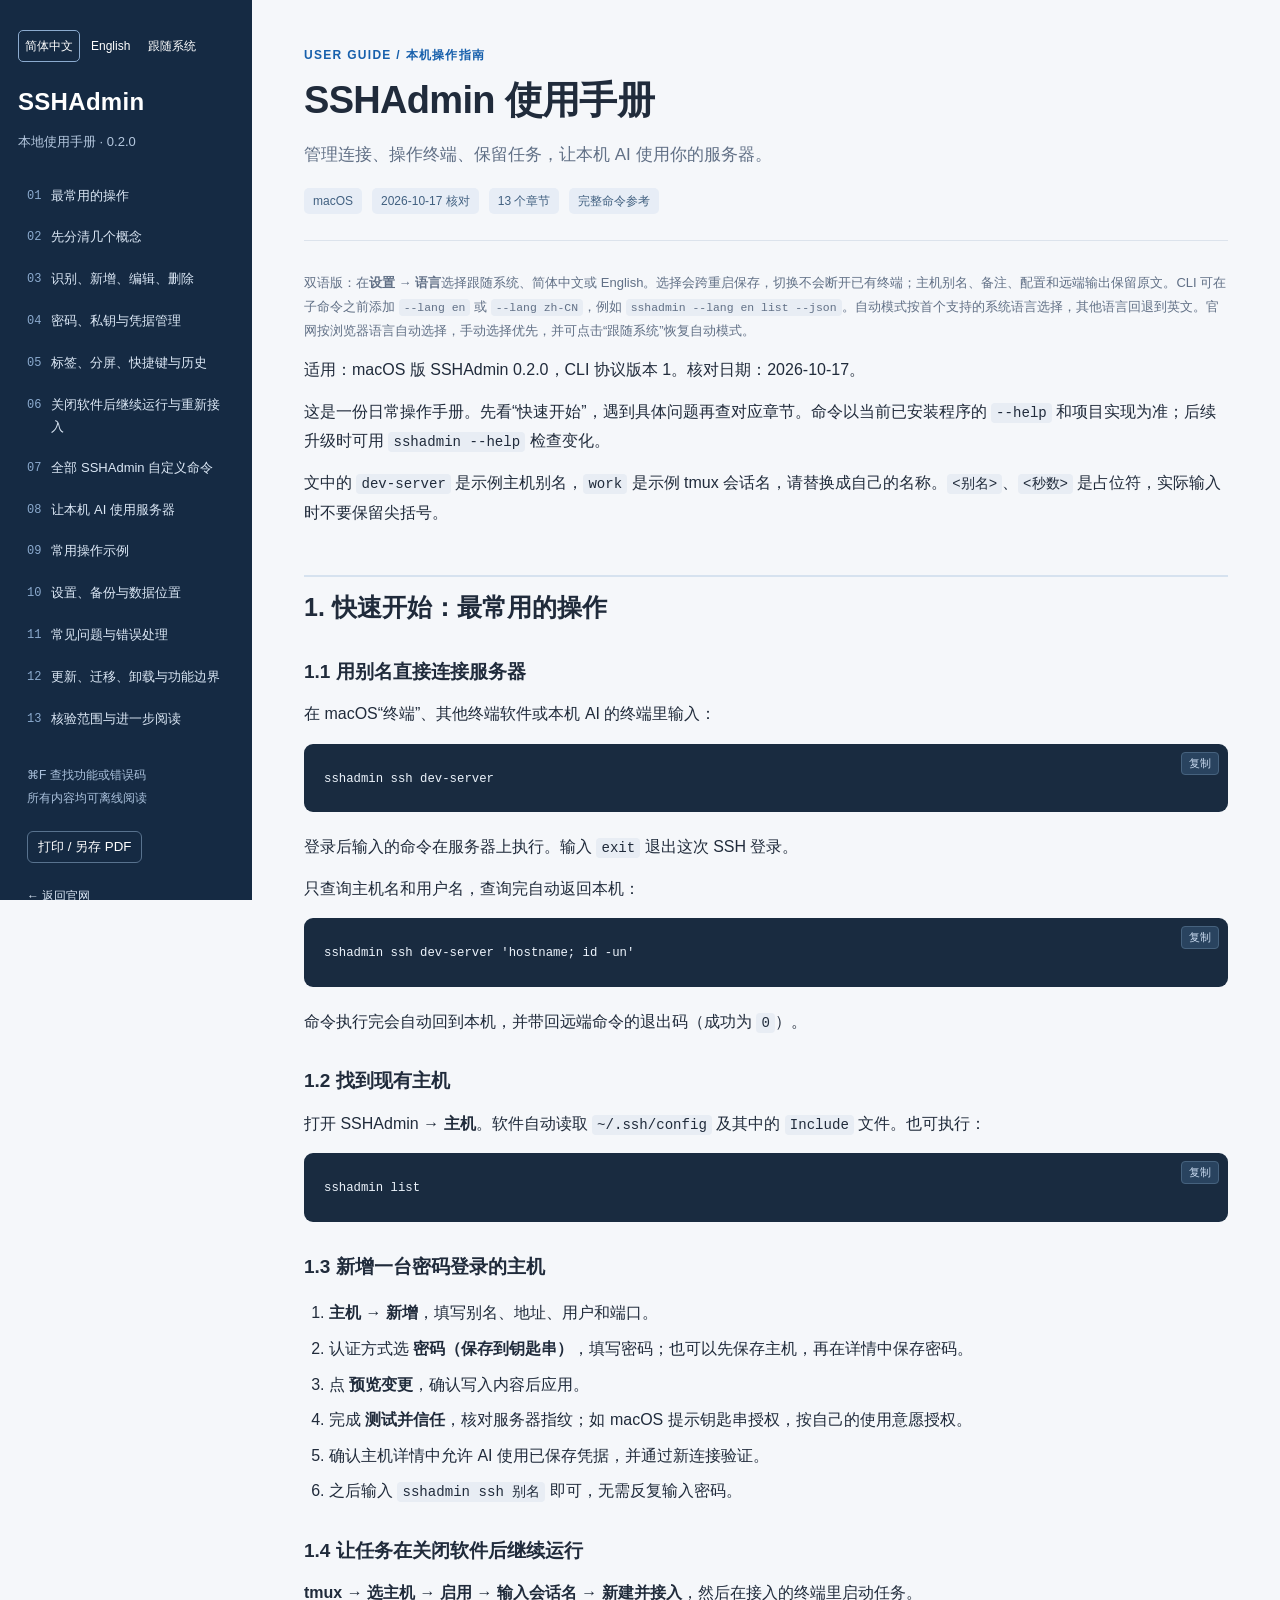
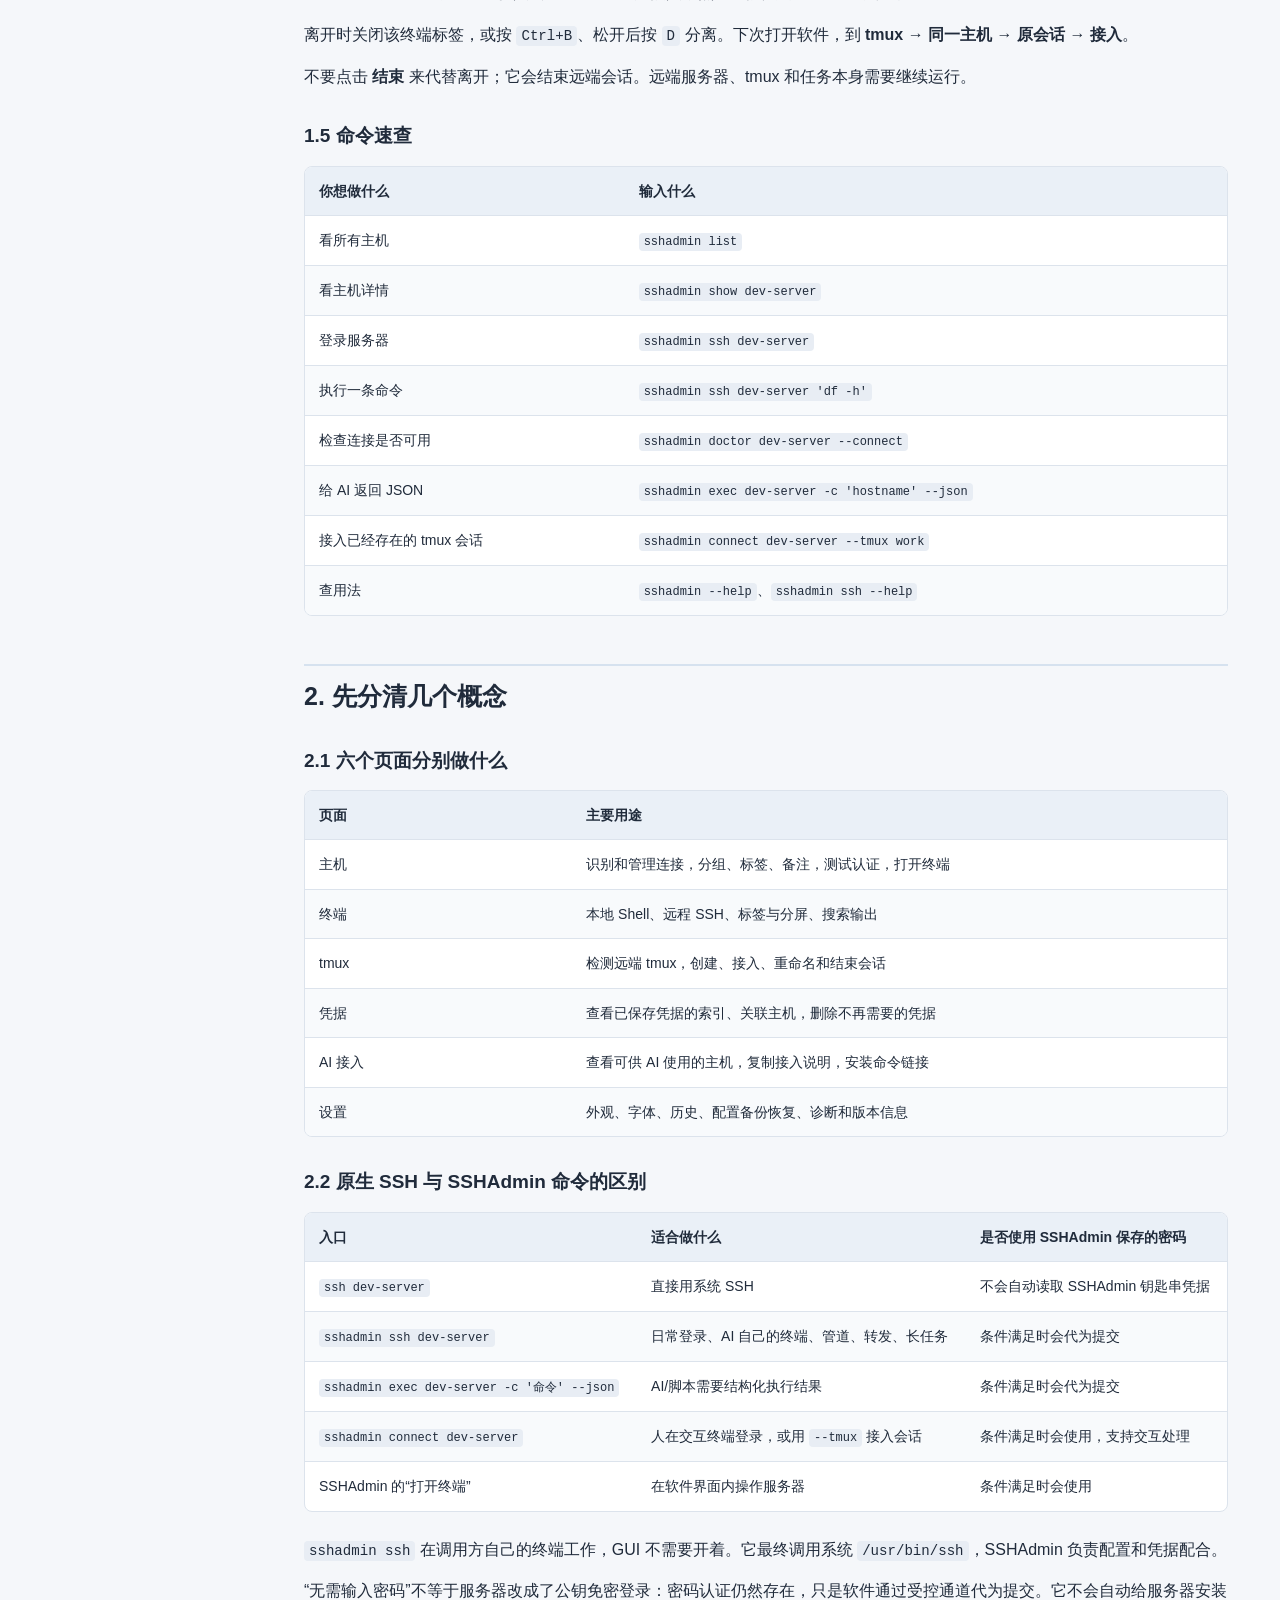
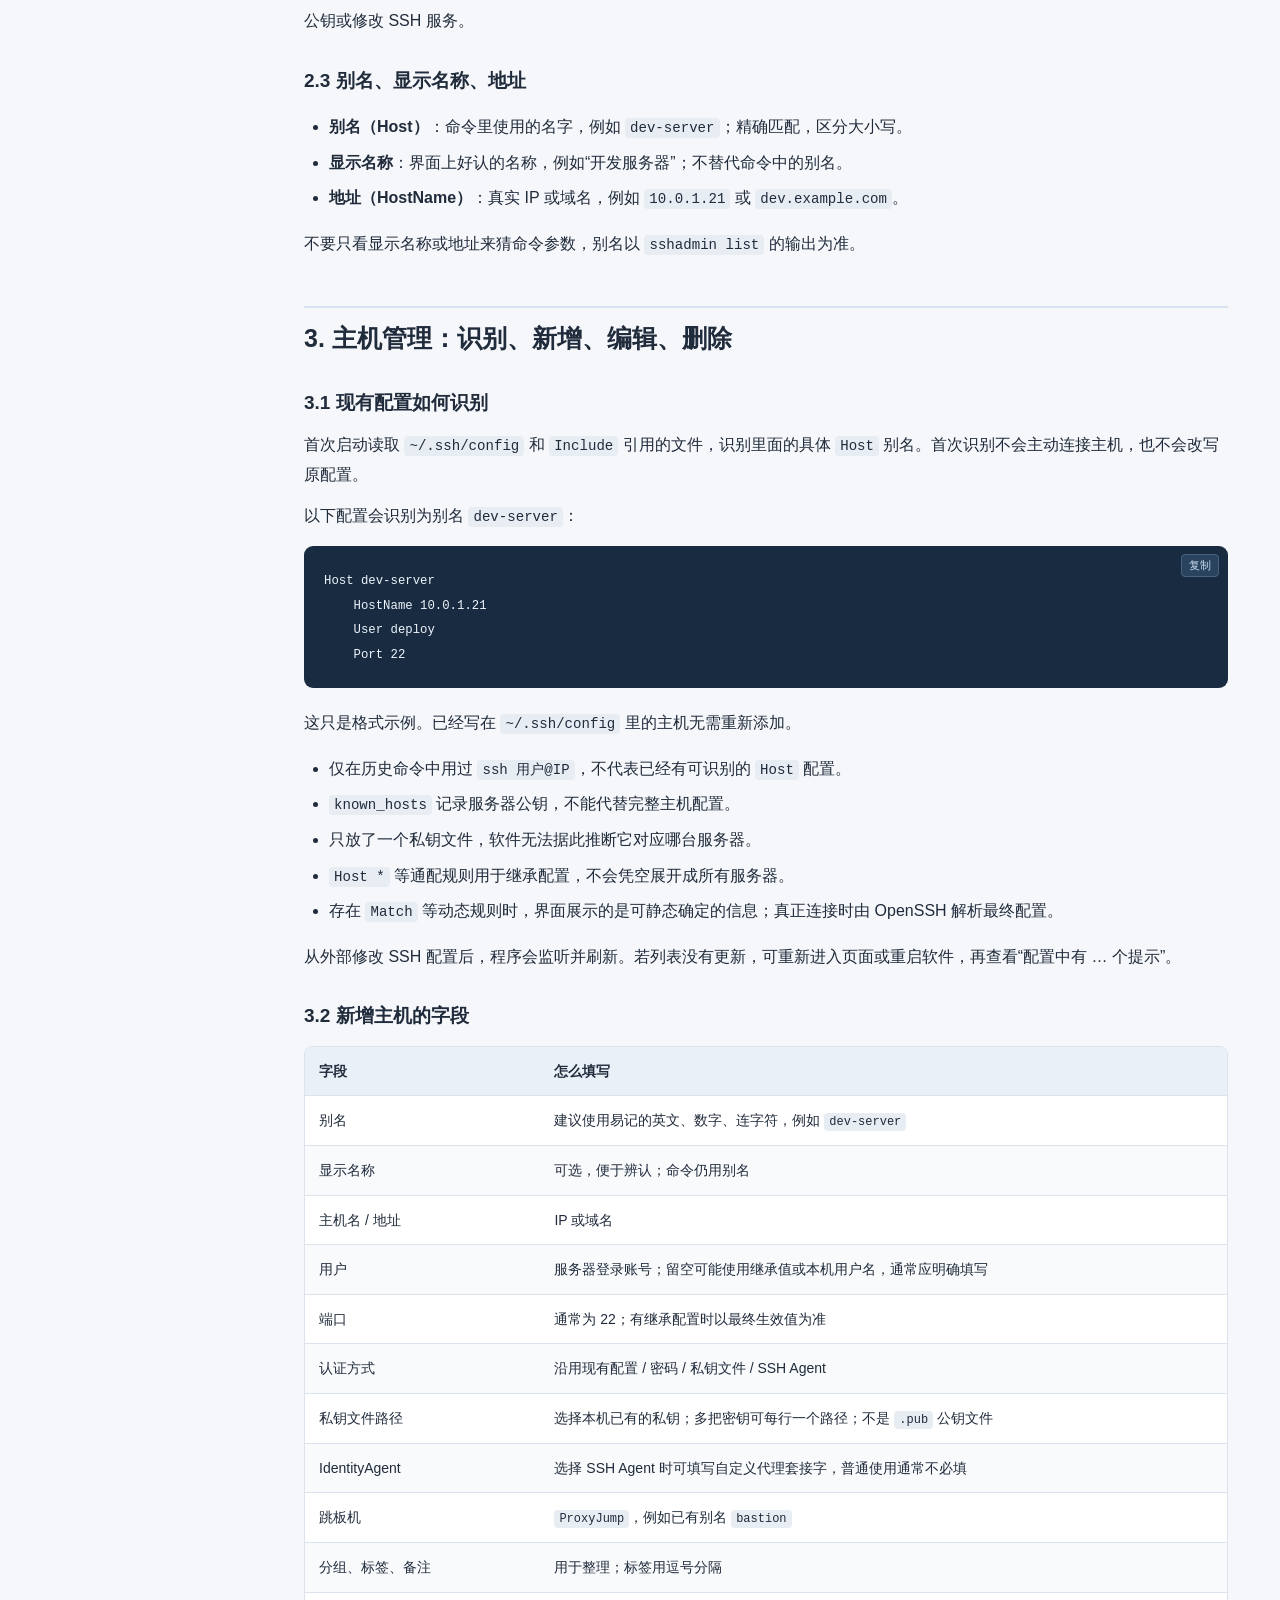
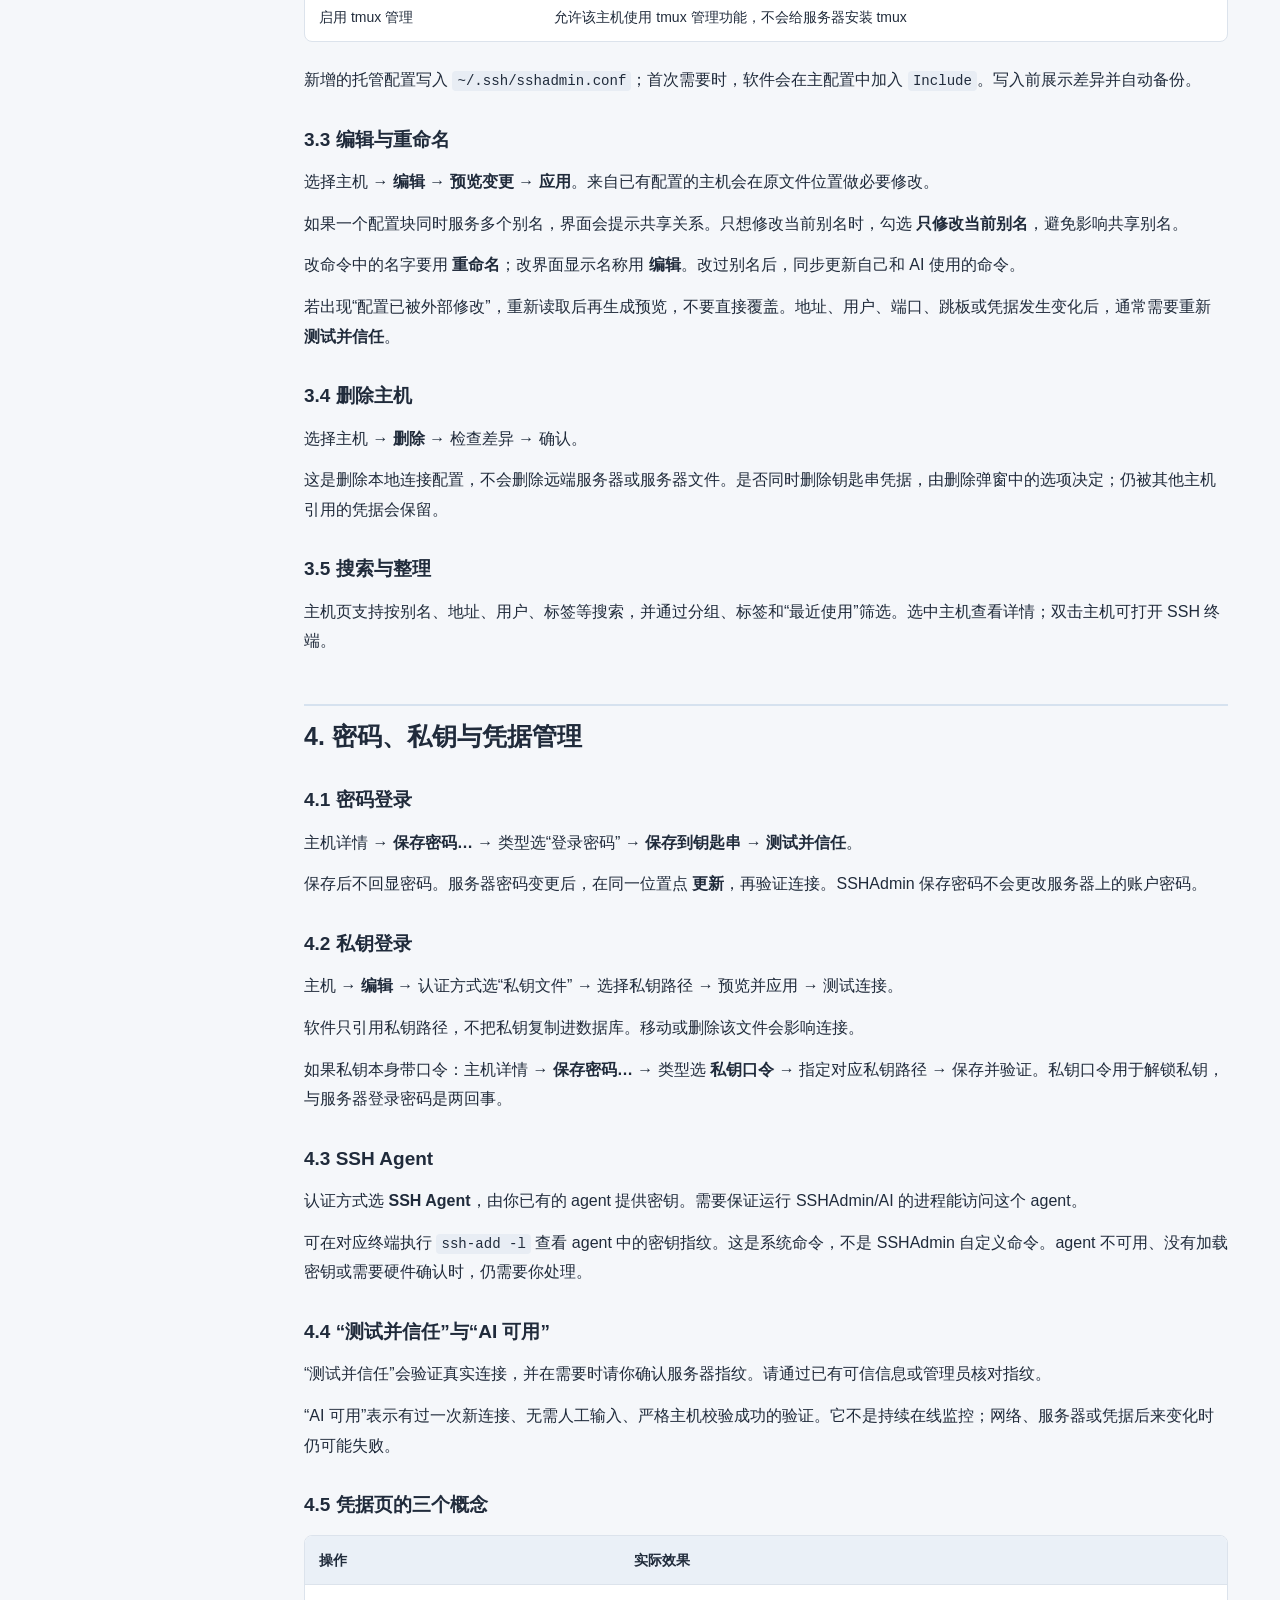
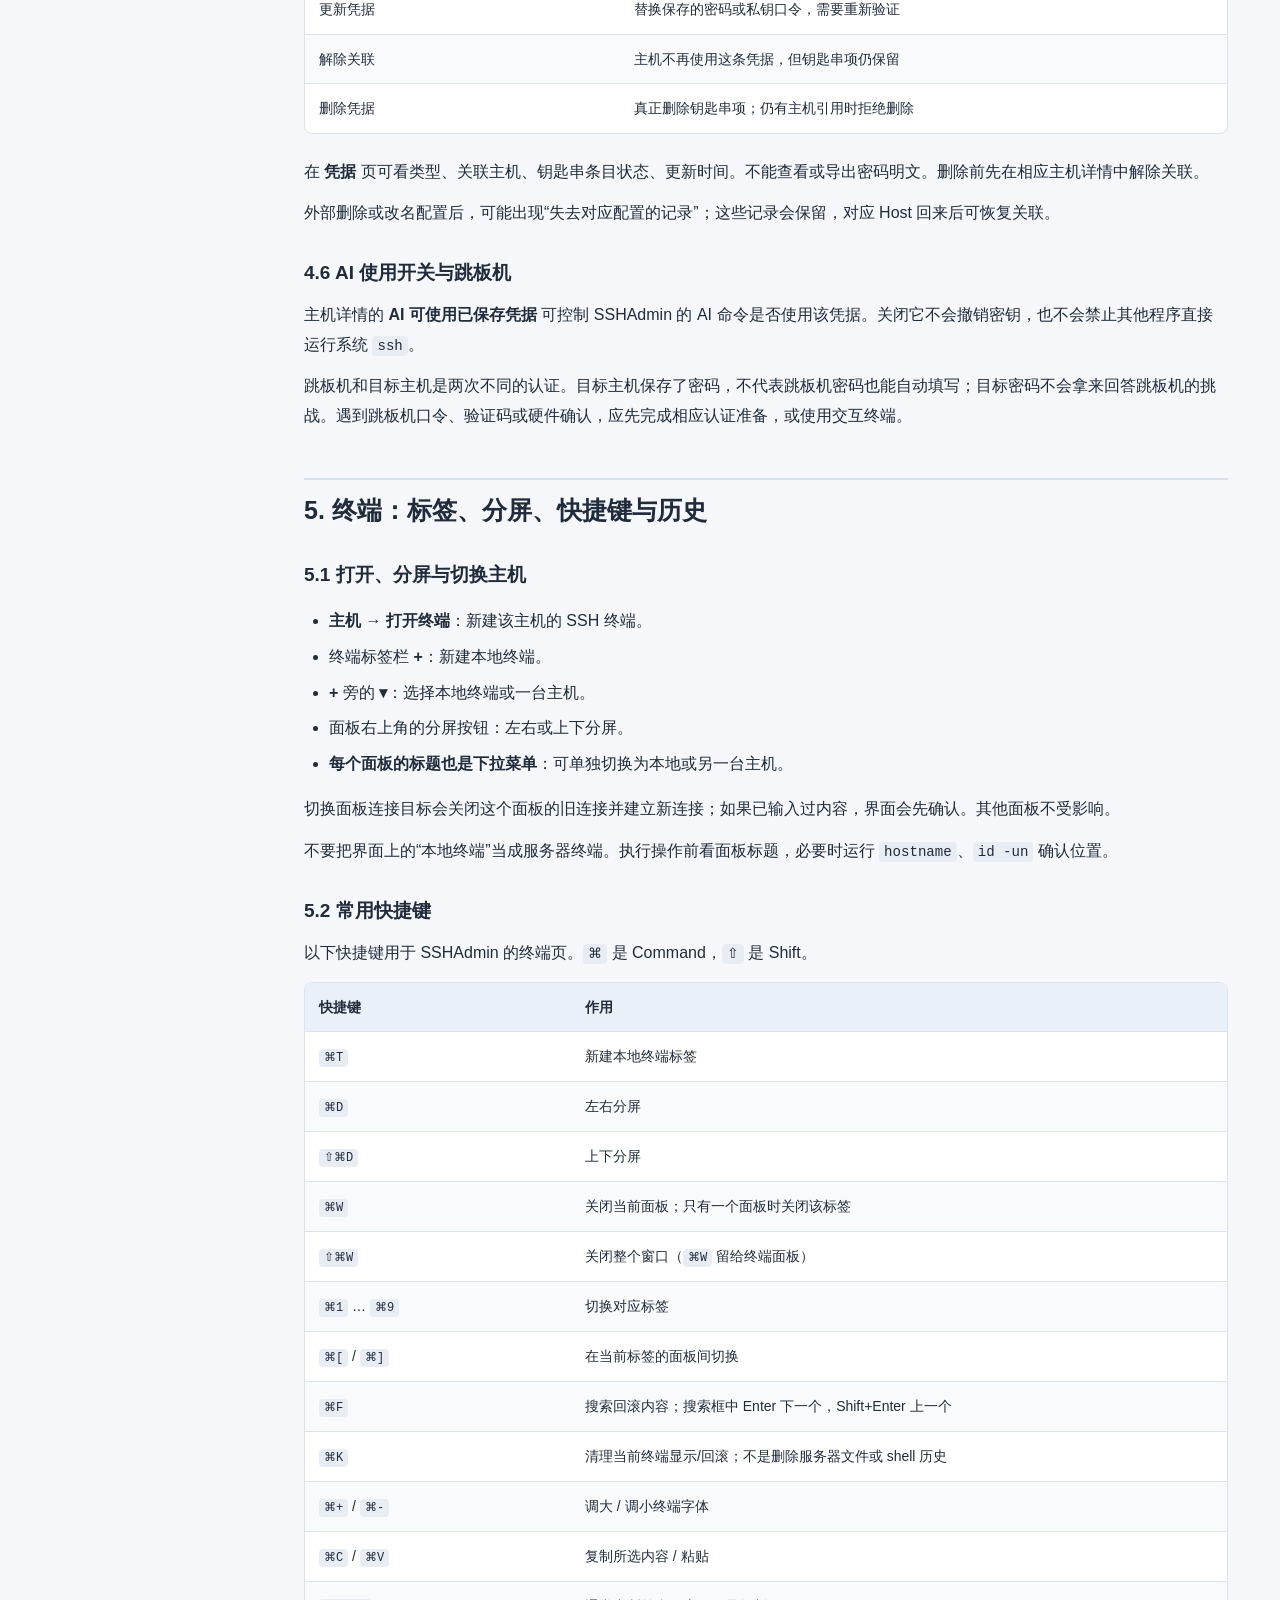
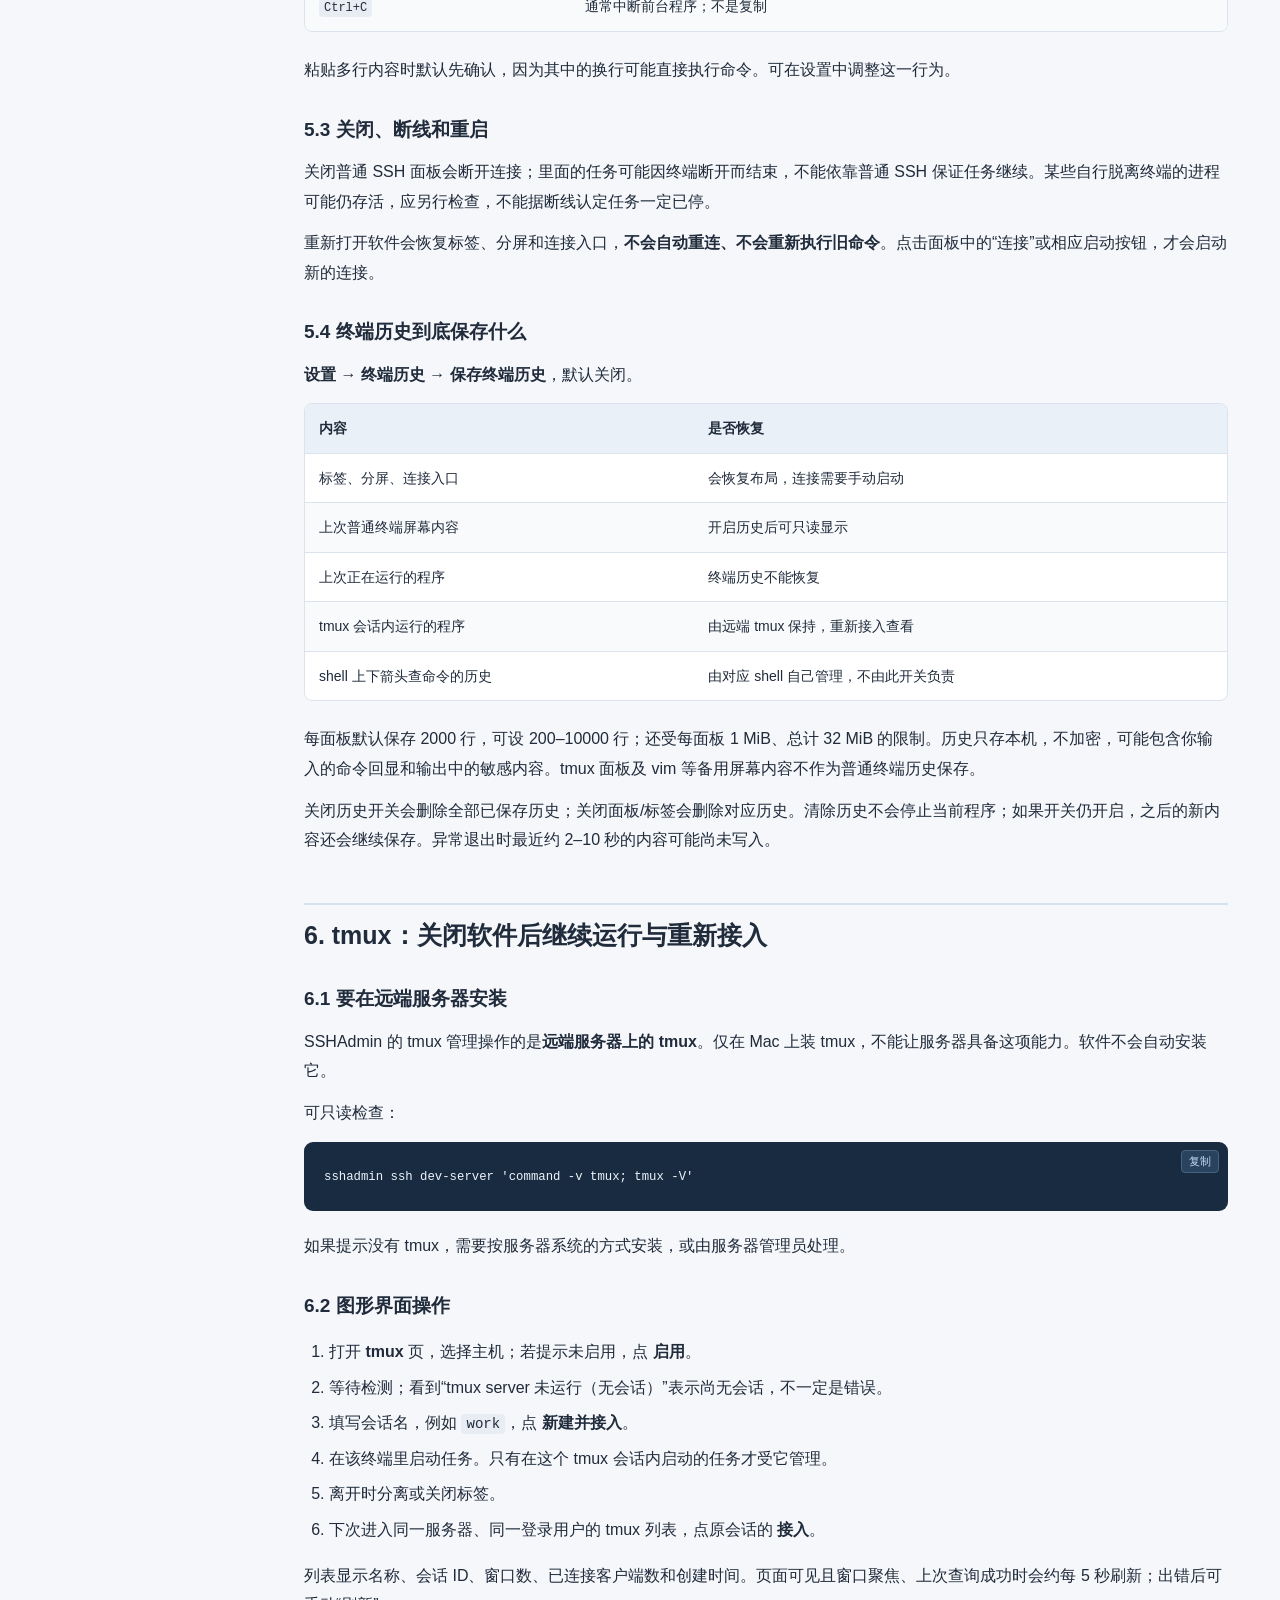
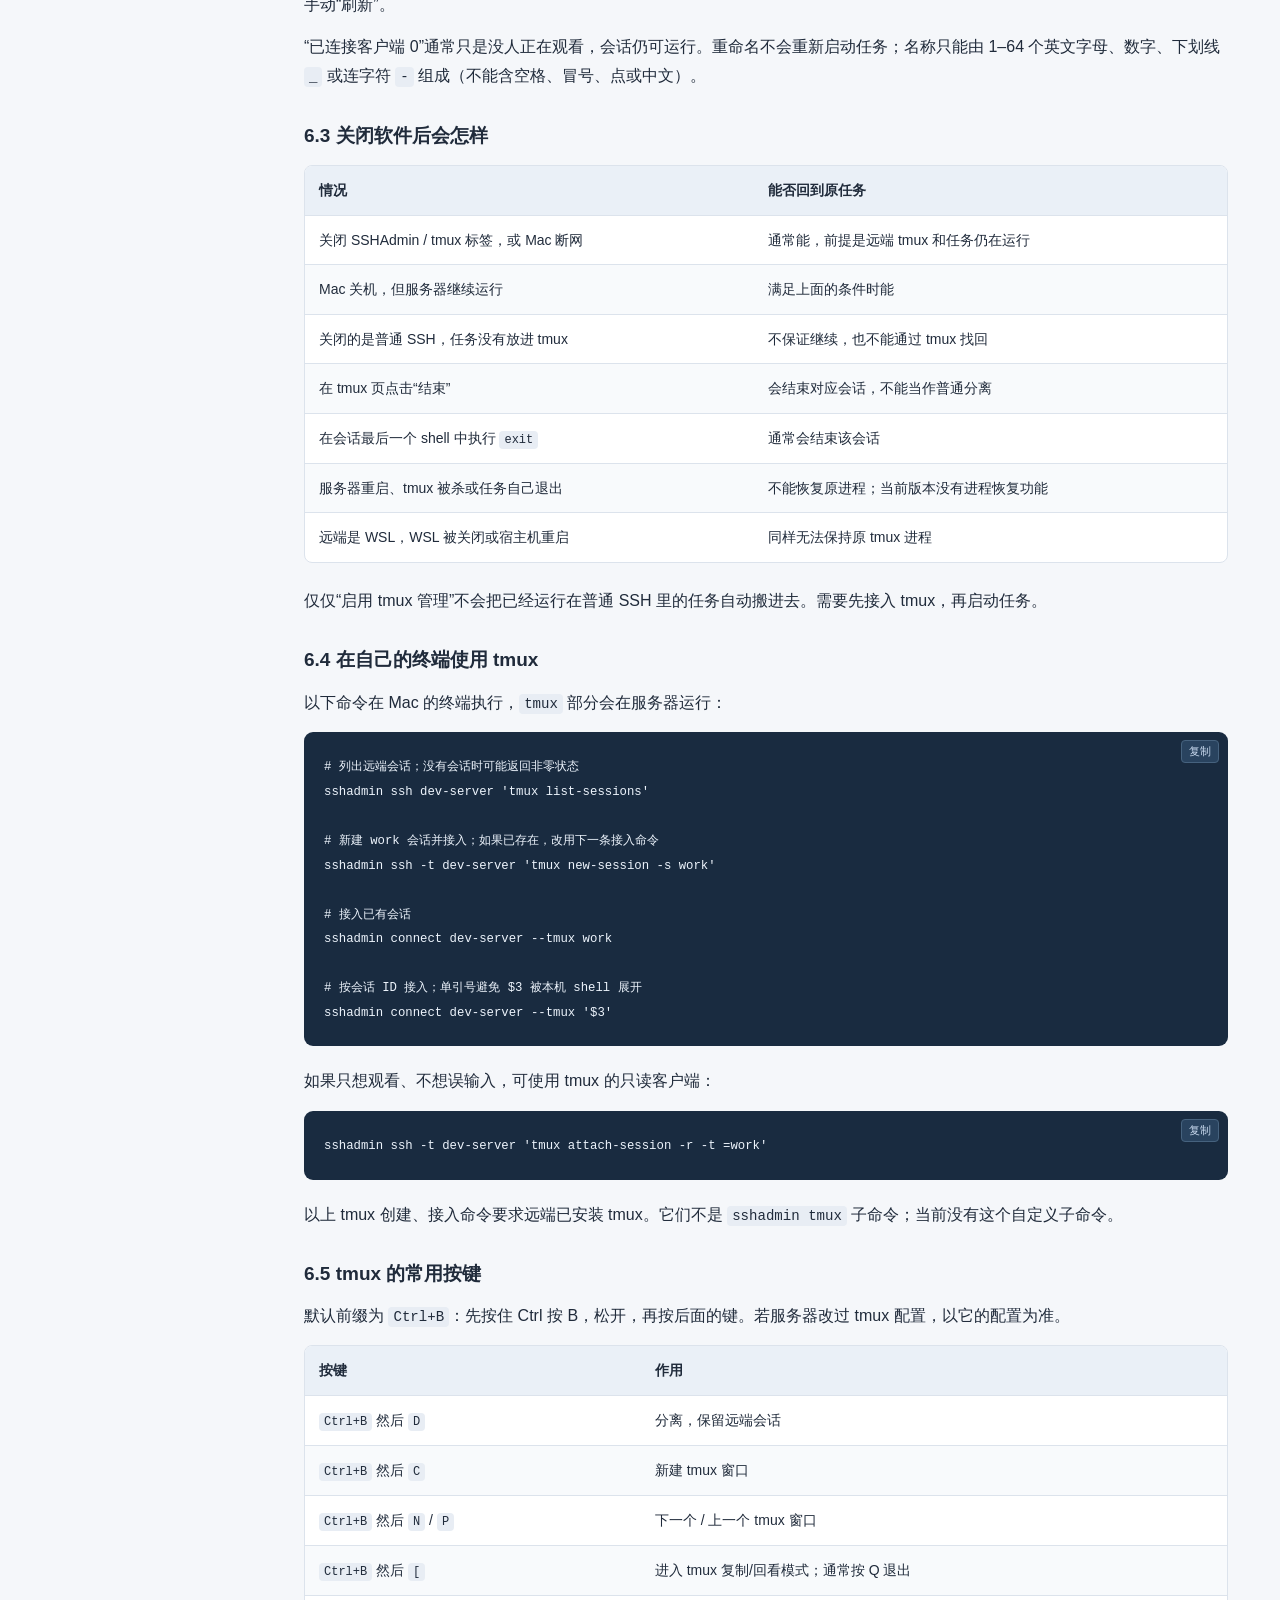
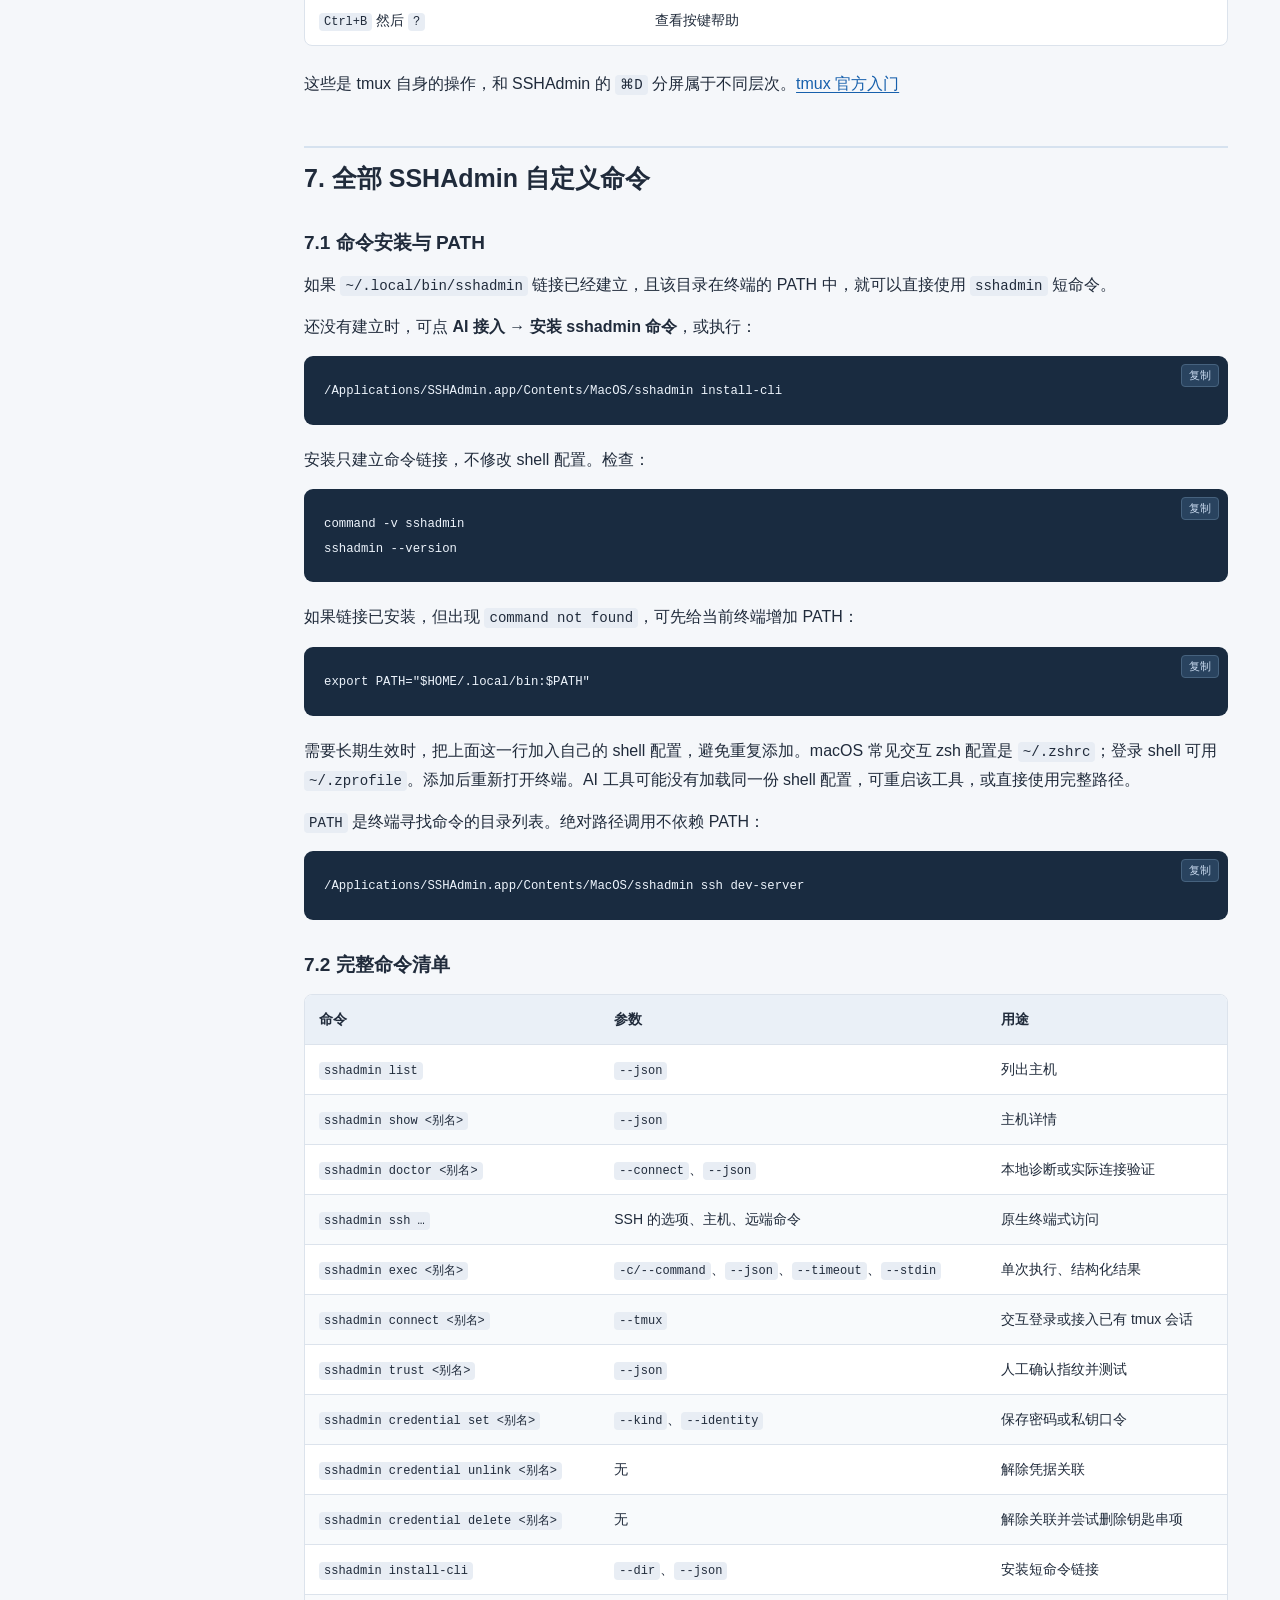
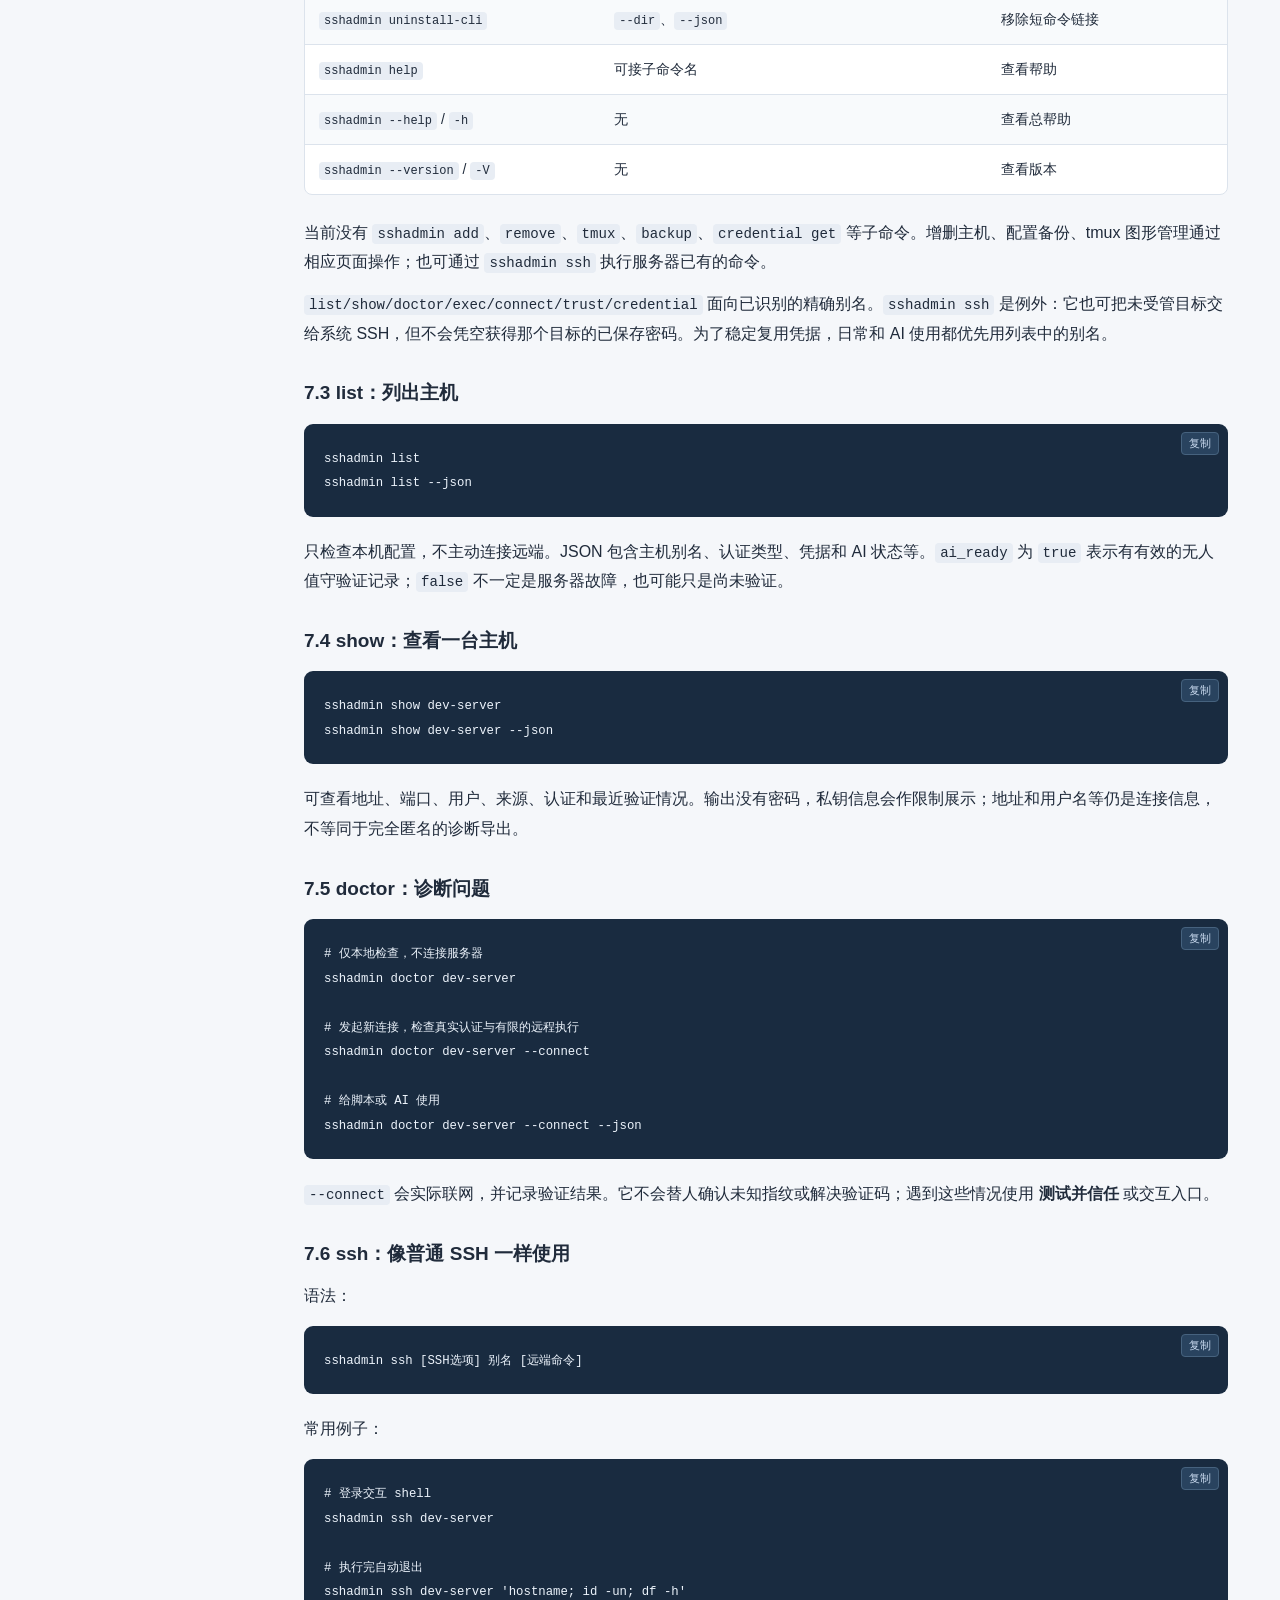
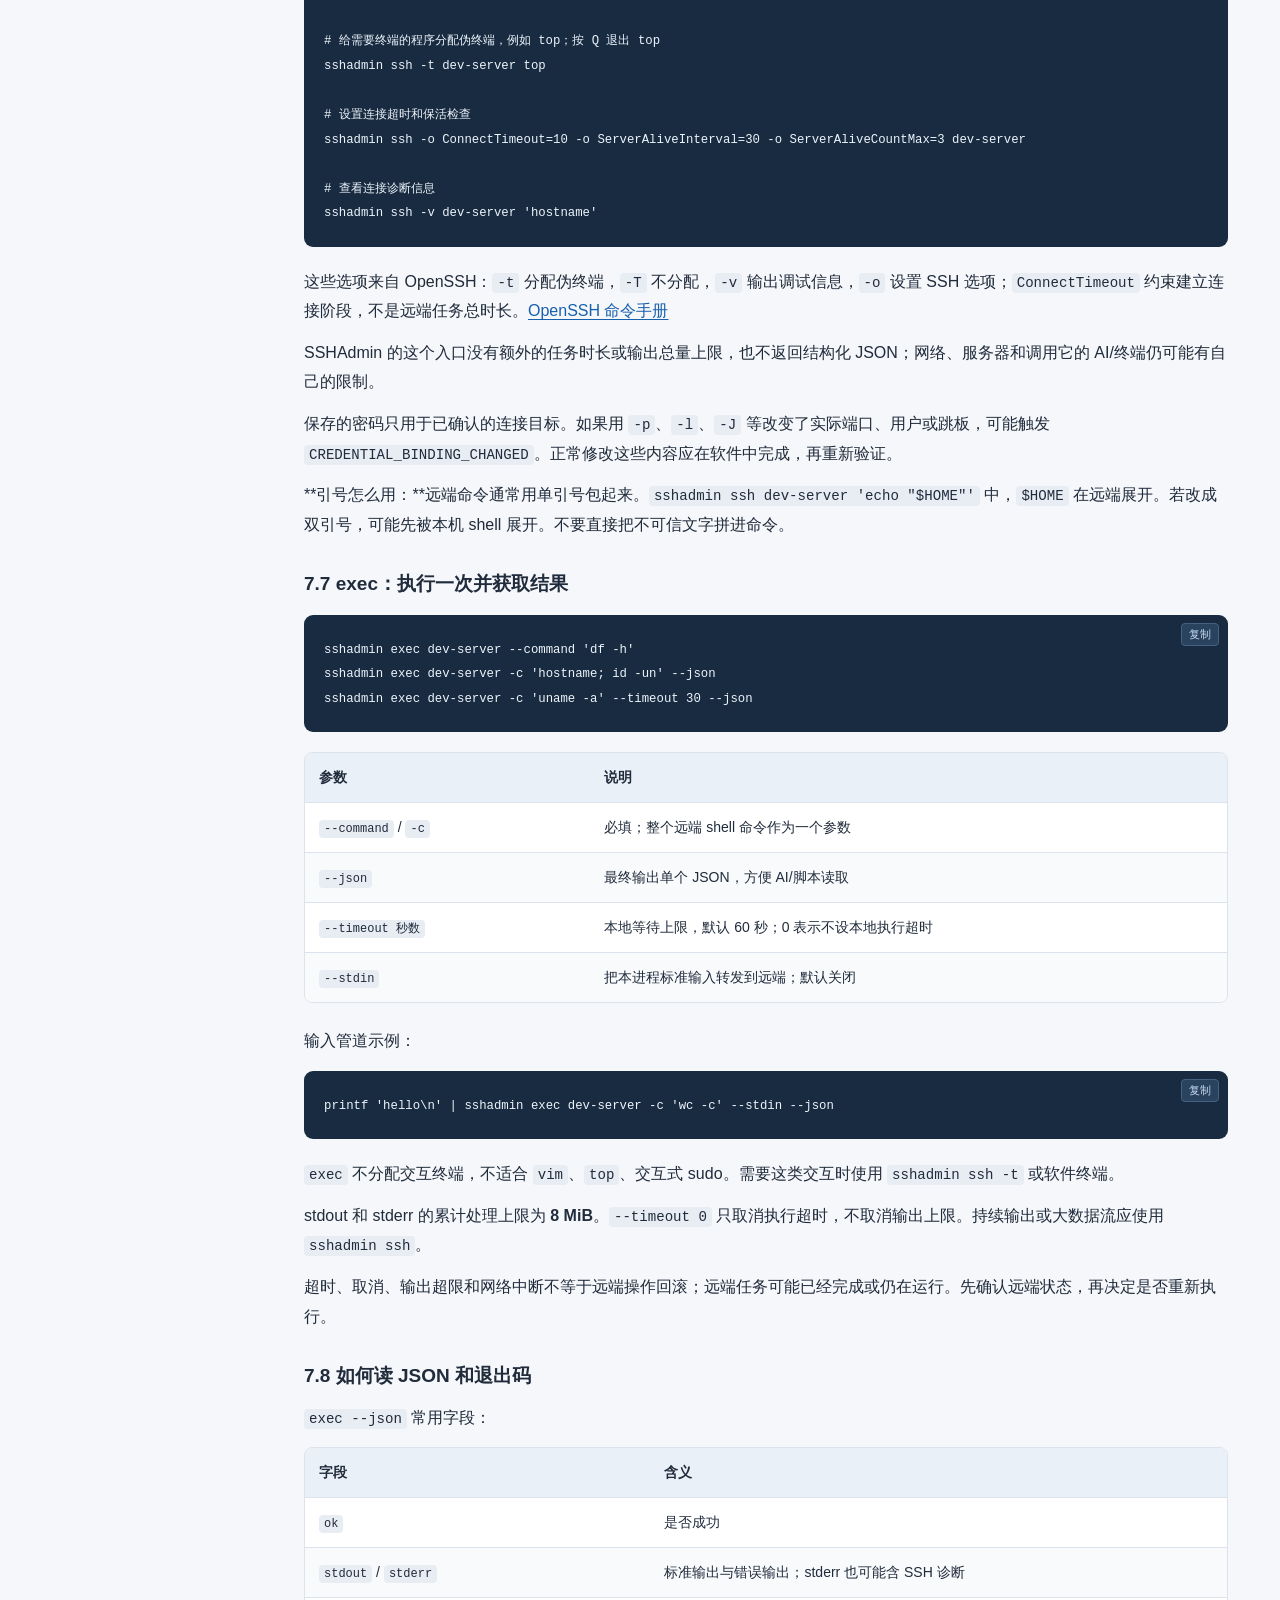
<file: docs/zh/manual.html>
<!doctype html>
<html lang="zh-Hans"><head><meta charset="UTF-8"><meta name="viewport" content="width=device-width, initial-scale=1"><title>SSHAdmin 使用手册</title>
<style>
:root{--bg:#f5f7fa;--ink:#202b3b;--muted:#617086;--line:#dce3ec;--blue:#1760ac;--nav:252px}*{box-sizing:border-box}html{scroll-behavior:smooth;scroll-padding-top:24px}body{margin:0;background:var(--bg);color:var(--ink);font:16px/1.85 -apple-system,BlinkMacSystemFont,"PingFang SC","Microsoft YaHei",sans-serif}a{color:var(--blue);text-underline-offset:3px}aside{position:fixed;inset:0 auto 0 0;width:var(--nav);padding:30px 18px;background:#152a43;color:#fff;overflow:auto}.brand{font-size:24px;font-weight:750;letter-spacing:.3px}.sub{font-size:13px;color:#b5c8df;margin:5px 0 23px}nav a{display:flex;gap:10px;color:#dce8f6;padding:8px 9px;margin:3px 0;border-radius:7px;font-size:13px;line-height:1.7;text-decoration:none}nav a:hover,nav a:focus{background:#294565;color:white}nav span{color:#8cabcf;font:12px/1.9 ui-monospace,monospace;flex-shrink:0}.nav-footer{margin:26px 9px 0;font-size:12px;color:#aac1dc}.nav-footer button{border:1px solid #58728e;background:none;border-radius:6px;padding:6px 10px;color:white;cursor:pointer}main{margin-left:var(--nav);padding:44px 52px 80px;max-width:1320px}header{margin-bottom:30px;border-bottom:1px solid var(--line);padding-bottom:26px}.eyebrow{color:var(--blue);font-size:12px;font-weight:700;letter-spacing:1.3px}h1{font-size:38px;line-height:1.4;margin:8px 0 12px;letter-spacing:-.7px}.lead{color:var(--muted);font-size:17px;margin:0}.meta{display:flex;gap:10px;flex-wrap:wrap;margin-top:17px}.meta span{background:#e7edf6;color:#416080;border-radius:5px;padding:2px 9px;font-size:12px}article>p:first-child{font-size:13px;color:var(--muted)}h2{font-size:25px;line-height:1.5;margin:48px 0 22px;padding-top:12px;border-top:2px solid #d6e2ef}h3{font-size:19px;margin:30px 0 12px;line-height:1.6}p{margin:12px 0}ul,ol{padding-left:25px}li{margin:6px 0}strong{font-weight:650}code{font-family:ui-monospace,SFMono-Regular,Menlo,Consolas,monospace;font-size:.88em;background:#e8edf4;border-radius:4px;padding:2px 5px;overflow-wrap:anywhere}pre{position:relative;background:#192b40;color:#edf4fc;padding:22px 20px;border-radius:9px;overflow:auto;line-height:1.75;font-size:14px;margin:15px 0 20px}pre code{background:none;color:inherit;padding:0;border-radius:0;overflow-wrap:normal}pre button{position:absolute;right:9px;top:8px;color:#c7d8ed;background:#29435f;border:1px solid #46627e;border-radius:4px;font-size:11px;padding:3px 7px;cursor:pointer}.table-wrap{overflow:auto;margin:14px 0 23px;border:1px solid var(--line);border-radius:8px;background:#fff}table{width:100%;border-collapse:collapse;font-size:14px;line-height:1.75}th,td{padding:12px 14px;border-bottom:1px solid var(--line);text-align:left;vertical-align:top}th{background:#eaf0f7;font-weight:650;white-space:nowrap}tr:last-child td{border-bottom:0}tbody tr:nth-child(even){background:#f8fafc}td:first-child{min-width:160px}td code{font-size:12px}a[id]{display:block;scroll-margin-top:24px}blockquote{border-left:3px solid #4e84ba;margin:15px 0;padding:5px 15px;background:#eef4fb}.end{margin-top:45px;color:var(--muted);font-size:12px;border-top:1px solid var(--line);padding-top:15px}
@media(max-width:1000px){:root{--nav:220px}main{padding:30px 25px}h1{font-size:32px}}@media(max-width:720px){aside{position:static;width:auto;padding:20px}nav{display:grid;grid-template-columns:1fr 1fr}nav a{font-size:12px}.nav-footer{display:none}main{margin:0;padding:25px 18px}h1{font-size:30px}h2{font-size:23px}pre{font-size:12px}th,td{padding:9px 10px}}
@media print{aside,pre button{display:none}body{background:white;font-size:11pt}main{margin:0;padding:0;max-width:none}h2,h3{break-after:avoid}pre{white-space:pre-wrap;overflow-wrap:anywhere;background:#f3f5f7;color:#111;font-size:9pt}table{font-size:9pt}.table-wrap{overflow:visible}tr{break-inside:avoid}header{padding-bottom:12px}h1{font-size:26pt}a{color:inherit}a[id]{height:0}}
</style><link rel="canonical" href="https://dfbtcice.github.io/sshadmin/zh/manual.html"><link rel="alternate" href="https://dfbtcice.github.io/sshadmin/zh/manual.html" hreflang="zh-Hans"><link rel="alternate" href="https://dfbtcice.github.io/sshadmin/en/manual.html" hreflang="en"><link rel="alternate" href="https://dfbtcice.github.io/sshadmin/manual.html" hreflang="x-default"><script src="../language.js"></script><style>.language-switch{display:flex;gap:4px;flex-wrap:wrap;margin-bottom:18px;font-size:12px}.language-switch a{color:inherit;padding:4px 6px;text-decoration:none;border:1px solid transparent;border-radius:5px}.language-switch a[aria-current]{border-color:#8cabcf}.language-switch a:focus-visible{outline:2px solid #8cabcf}</style></head><body>
<aside><div class="language-switch" role="group" aria-label="语言"><a data-language="zh-CN" href="../zh/manual.html" lang="zh-Hans" aria-current="page">简体中文</a><a data-language="en" href="../en/manual.html" lang="en">English</a><a data-language="system" href="../manual.html?lang=system">跟随系统</a></div><div class="brand">SSHAdmin</div><div class="sub">本地使用手册 · 0.2.0</div><nav aria-label="章节目录"><a href="#quickstart"><span>01</span>最常用的操作</a>
<a href="#concepts"><span>02</span>先分清几个概念</a>
<a href="#hosts"><span>03</span>识别、新增、编辑、删除</a>
<a href="#credentials"><span>04</span>密码、私钥与凭据管理</a>
<a href="#terminal"><span>05</span>标签、分屏、快捷键与历史</a>
<a href="#tmux"><span>06</span>关闭软件后继续运行与重新接入</a>
<a href="#cli"><span>07</span>全部 SSHAdmin 自定义命令</a>
<a href="#ai"><span>08</span>让本机 AI 使用服务器</a>
<a href="#recipes"><span>09</span>常用操作示例</a>
<a href="#settings"><span>10</span>设置、备份与数据位置</a>
<a href="#troubleshooting"><span>11</span>常见问题与错误处理</a>
<a href="#maintenance"><span>12</span>更新、迁移、卸载与功能边界</a>
<a href="#references"><span>13</span>核验范围与进一步阅读</a></nav><div class="nav-footer">⌘F 查找功能或错误码<br>所有内容均可离线阅读<br><br><button onclick="window.print()">打印 / 另存 PDF</button><br><br><a href="index.html" style="color:#dce8f6">← 返回官网</a></div></aside>
<main><header><div class="eyebrow">USER GUIDE / 本机操作指南</div><h1>SSHAdmin 使用手册</h1><p class="lead">管理连接、操作终端、保留任务，让本机 AI 使用你的服务器。</p><div class="meta"><span>macOS</span><span>2026-10-17 核对</span><span>13 个章节</span><span>完整命令参考</span></div></header><article><p>双语版：在<strong>设置 → 语言</strong>选择跟随系统、简体中文或 English。选择会跨重启保存，切换不会断开已有终端；主机别名、备注、配置和远端输出保留原文。CLI 可在子命令之前添加 <code>--lang en</code> 或 <code>--lang zh-CN</code>，例如 <code>sshadmin --lang en list --json</code>。自动模式按首个支持的系统语言选择，其他语言回退到英文。官网按浏览器语言自动选择，手动选择优先，并可点击“跟随系统”恢复自动模式。</p>
<p>适用：macOS 版 SSHAdmin 0.2.0，CLI 协议版本 1。核对日期：2026-10-17。</p>
<p>这是一份日常操作手册。先看“快速开始”，遇到具体问题再查对应章节。命令以当前已安装程序的 <code>--help</code> 和项目实现为准；后续升级时可用 <code>sshadmin --help</code> 检查变化。</p>
<p>文中的 <code>dev-server</code> 是示例主机别名，<code>work</code> 是示例 tmux 会话名，请替换成自己的名称。<code>&lt;别名&gt;</code>、<code>&lt;秒数&gt;</code> 是占位符，实际输入时不要保留尖括号。</p>

<p><a id="quickstart"></a></p>
<h2>1. 快速开始：最常用的操作</h2>
<h3>1.1 用别名直接连接服务器</h3>
<p>在 macOS“终端”、其他终端软件或本机 AI 的终端里输入：</p>
<pre><code class="language-bash">sshadmin ssh dev-server
</code></pre>
<p>登录后输入的命令在服务器上执行。输入 <code>exit</code> 退出这次 SSH 登录。</p>
<p>只查询主机名和用户名，查询完自动返回本机：</p>
<pre><code class="language-bash">sshadmin ssh dev-server 'hostname; id -un'
</code></pre>
<p>命令执行完会自动回到本机，并带回远端命令的退出码（成功为 <code>0</code>）。</p>
<h3>1.2 找到现有主机</h3>
<p>打开 SSHAdmin → <strong>主机</strong>。软件自动读取 <code>~/.ssh/config</code> 及其中的 <code>Include</code> 文件。也可执行：</p>
<pre><code class="language-bash">sshadmin list
</code></pre>
<h3>1.3 新增一台密码登录的主机</h3>
<ol>
<li><strong>主机 → 新增</strong>，填写别名、地址、用户和端口。</li>
<li>认证方式选 <strong>密码（保存到钥匙串）</strong>，填写密码；也可以先保存主机，再在详情中保存密码。</li>
<li>点 <strong>预览变更</strong>，确认写入内容后应用。</li>
<li>完成 <strong>测试并信任</strong>，核对服务器指纹；如 macOS 提示钥匙串授权，按自己的使用意愿授权。</li>
<li>确认主机详情中允许 AI 使用已保存凭据，并通过新连接验证。</li>
<li>之后输入 <code>sshadmin ssh 别名</code> 即可，无需反复输入密码。</li>
</ol>
<h3>1.4 让任务在关闭软件后继续运行</h3>
<p><strong>tmux → 选主机 → 启用 → 输入会话名 → 新建并接入</strong>，然后在接入的终端里启动任务。</p>
<p>离开时关闭该终端标签，或按 <code>Ctrl+B</code>、松开后按 <code>D</code> 分离。下次打开软件，到 <strong>tmux → 同一主机 → 原会话 → 接入</strong>。</p>
<p>不要点击 <strong>结束</strong> 来代替离开；它会结束远端会话。远端服务器、tmux 和任务本身需要继续运行。</p>
<h3>1.5 命令速查</h3>
<div class="table-wrap"><table>
<thead>
<tr>
<th>你想做什么</th>
<th>输入什么</th>
</tr>
</thead>
<tbody><tr>
<td>看所有主机</td>
<td><code>sshadmin list</code></td>
</tr>
<tr>
<td>看主机详情</td>
<td><code>sshadmin show dev-server</code></td>
</tr>
<tr>
<td>登录服务器</td>
<td><code>sshadmin ssh dev-server</code></td>
</tr>
<tr>
<td>执行一条命令</td>
<td><code>sshadmin ssh dev-server 'df -h'</code></td>
</tr>
<tr>
<td>检查连接是否可用</td>
<td><code>sshadmin doctor dev-server --connect</code></td>
</tr>
<tr>
<td>给 AI 返回 JSON</td>
<td><code>sshadmin exec dev-server -c 'hostname' --json</code></td>
</tr>
<tr>
<td>接入已经存在的 tmux 会话</td>
<td><code>sshadmin connect dev-server --tmux work</code></td>
</tr>
<tr>
<td>查用法</td>
<td><code>sshadmin --help</code>、<code>sshadmin ssh --help</code></td>
</tr>
</tbody></table></div>
<p><a id="concepts"></a></p>
<h2>2. 先分清几个概念</h2>
<h3>2.1 六个页面分别做什么</h3>
<div class="table-wrap"><table>
<thead>
<tr>
<th>页面</th>
<th>主要用途</th>
</tr>
</thead>
<tbody><tr>
<td>主机</td>
<td>识别和管理连接，分组、标签、备注，测试认证，打开终端</td>
</tr>
<tr>
<td>终端</td>
<td>本地 Shell、远程 SSH、标签与分屏、搜索输出</td>
</tr>
<tr>
<td>tmux</td>
<td>检测远端 tmux，创建、接入、重命名和结束会话</td>
</tr>
<tr>
<td>凭据</td>
<td>查看已保存凭据的索引、关联主机，删除不再需要的凭据</td>
</tr>
<tr>
<td>AI 接入</td>
<td>查看可供 AI 使用的主机，复制接入说明，安装命令链接</td>
</tr>
<tr>
<td>设置</td>
<td>外观、字体、历史、配置备份恢复、诊断和版本信息</td>
</tr>
</tbody></table></div>
<h3>2.2 原生 SSH 与 SSHAdmin 命令的区别</h3>
<div class="table-wrap"><table>
<thead>
<tr>
<th>入口</th>
<th>适合做什么</th>
<th>是否使用 SSHAdmin 保存的密码</th>
</tr>
</thead>
<tbody><tr>
<td><code>ssh dev-server</code></td>
<td>直接用系统 SSH</td>
<td>不会自动读取 SSHAdmin 钥匙串凭据</td>
</tr>
<tr>
<td><code>sshadmin ssh dev-server</code></td>
<td>日常登录、AI 自己的终端、管道、转发、长任务</td>
<td>条件满足时会代为提交</td>
</tr>
<tr>
<td><code>sshadmin exec dev-server -c '命令' --json</code></td>
<td>AI/脚本需要结构化执行结果</td>
<td>条件满足时会代为提交</td>
</tr>
<tr>
<td><code>sshadmin connect dev-server</code></td>
<td>人在交互终端登录，或用 <code>--tmux</code> 接入会话</td>
<td>条件满足时会使用，支持交互处理</td>
</tr>
<tr>
<td>SSHAdmin 的“打开终端”</td>
<td>在软件界面内操作服务器</td>
<td>条件满足时会使用</td>
</tr>
</tbody></table></div>
<p><code>sshadmin ssh</code> 在调用方自己的终端工作，GUI 不需要开着。它最终调用系统 <code>/usr/bin/ssh</code>，SSHAdmin 负责配置和凭据配合。</p>
<p>“无需输入密码”不等于服务器改成了公钥免密登录：密码认证仍然存在，只是软件通过受控通道代为提交。它不会自动给服务器安装公钥或修改 SSH 服务。</p>
<h3>2.3 别名、显示名称、地址</h3>
<ul>
<li><strong>别名（Host）</strong>：命令里使用的名字，例如 <code>dev-server</code>；精确匹配，区分大小写。</li>
<li><strong>显示名称</strong>：界面上好认的名称，例如“开发服务器”；不替代命令中的别名。</li>
<li><strong>地址（HostName）</strong>：真实 IP 或域名，例如 <code>10.0.1.21</code> 或 <code>dev.example.com</code>。</li>
</ul>
<p>不要只看显示名称或地址来猜命令参数，别名以 <code>sshadmin list</code> 的输出为准。</p>
<p><a id="hosts"></a></p>
<h2>3. 主机管理：识别、新增、编辑、删除</h2>
<h3>3.1 现有配置如何识别</h3>
<p>首次启动读取 <code>~/.ssh/config</code> 和 <code>Include</code> 引用的文件，识别里面的具体 <code>Host</code> 别名。首次识别不会主动连接主机，也不会改写原配置。</p>
<p>以下配置会识别为别名 <code>dev-server</code>：</p>
<pre><code class="language-sshconfig">Host dev-server
    HostName 10.0.1.21
    User deploy
    Port 22
</code></pre>
<p>这只是格式示例。已经写在 <code>~/.ssh/config</code> 里的主机无需重新添加。</p>
<ul>
<li>仅在历史命令中用过 <code>ssh 用户@IP</code>，不代表已经有可识别的 <code>Host</code> 配置。</li>
<li><code>known_hosts</code> 记录服务器公钥，不能代替完整主机配置。</li>
<li>只放了一个私钥文件，软件无法据此推断它对应哪台服务器。</li>
<li><code>Host *</code> 等通配规则用于继承配置，不会凭空展开成所有服务器。</li>
<li>存在 <code>Match</code> 等动态规则时，界面展示的是可静态确定的信息；真正连接时由 OpenSSH 解析最终配置。</li>
</ul>
<p>从外部修改 SSH 配置后，程序会监听并刷新。若列表没有更新，可重新进入页面或重启软件，再查看“配置中有 … 个提示”。</p>
<h3>3.2 新增主机的字段</h3>
<div class="table-wrap"><table>
<thead>
<tr>
<th>字段</th>
<th>怎么填写</th>
</tr>
</thead>
<tbody><tr>
<td>别名</td>
<td>建议使用易记的英文、数字、连字符，例如 <code>dev-server</code></td>
</tr>
<tr>
<td>显示名称</td>
<td>可选，便于辨认；命令仍用别名</td>
</tr>
<tr>
<td>主机名 / 地址</td>
<td>IP 或域名</td>
</tr>
<tr>
<td>用户</td>
<td>服务器登录账号；留空可能使用继承值或本机用户名，通常应明确填写</td>
</tr>
<tr>
<td>端口</td>
<td>通常为 22；有继承配置时以最终生效值为准</td>
</tr>
<tr>
<td>认证方式</td>
<td>沿用现有配置 / 密码 / 私钥文件 / SSH Agent</td>
</tr>
<tr>
<td>私钥文件路径</td>
<td>选择本机已有的私钥；多把密钥可每行一个路径；不是 <code>.pub</code> 公钥文件</td>
</tr>
<tr>
<td>IdentityAgent</td>
<td>选择 SSH Agent 时可填写自定义代理套接字，普通使用通常不必填</td>
</tr>
<tr>
<td>跳板机</td>
<td><code>ProxyJump</code>，例如已有别名 <code>bastion</code></td>
</tr>
<tr>
<td>分组、标签、备注</td>
<td>用于整理；标签用逗号分隔</td>
</tr>
<tr>
<td>启用 tmux 管理</td>
<td>允许该主机使用 tmux 管理功能，不会给服务器安装 tmux</td>
</tr>
</tbody></table></div>
<p>新增的托管配置写入 <code>~/.ssh/sshadmin.conf</code>；首次需要时，软件会在主配置中加入 <code>Include</code>。写入前展示差异并自动备份。</p>
<h3>3.3 编辑与重命名</h3>
<p>选择主机 → <strong>编辑 → 预览变更 → 应用</strong>。来自已有配置的主机会在原文件位置做必要修改。</p>
<p>如果一个配置块同时服务多个别名，界面会提示共享关系。只想修改当前别名时，勾选 <strong>只修改当前别名</strong>，避免影响共享别名。</p>
<p>改命令中的名字要用 <strong>重命名</strong>；改界面显示名称用 <strong>编辑</strong>。改过别名后，同步更新自己和 AI 使用的命令。</p>
<p>若出现“配置已被外部修改”，重新读取后再生成预览，不要直接覆盖。地址、用户、端口、跳板或凭据发生变化后，通常需要重新 <strong>测试并信任</strong>。</p>
<h3>3.4 删除主机</h3>
<p>选择主机 → <strong>删除</strong> → 检查差异 → 确认。</p>
<p>这是删除本地连接配置，不会删除远端服务器或服务器文件。是否同时删除钥匙串凭据，由删除弹窗中的选项决定；仍被其他主机引用的凭据会保留。</p>
<h3>3.5 搜索与整理</h3>
<p>主机页支持按别名、地址、用户、标签等搜索，并通过分组、标签和“最近使用”筛选。选中主机查看详情；双击主机可打开 SSH 终端。</p>
<p><a id="credentials"></a></p>
<h2>4. 密码、私钥与凭据管理</h2>
<h3>4.1 密码登录</h3>
<p>主机详情 → <strong>保存密码…</strong> → 类型选“登录密码” → <strong>保存到钥匙串</strong> → <strong>测试并信任</strong>。</p>
<p>保存后不回显密码。服务器密码变更后，在同一位置点 <strong>更新</strong>，再验证连接。SSHAdmin 保存密码不会更改服务器上的账户密码。</p>
<h3>4.2 私钥登录</h3>
<p>主机 → <strong>编辑</strong> → 认证方式选“私钥文件” → 选择私钥路径 → 预览并应用 → 测试连接。</p>
<p>软件只引用私钥路径，不把私钥复制进数据库。移动或删除该文件会影响连接。</p>
<p>如果私钥本身带口令：主机详情 → <strong>保存密码…</strong> → 类型选 <strong>私钥口令</strong> → 指定对应私钥路径 → 保存并验证。私钥口令用于解锁私钥，与服务器登录密码是两回事。</p>
<h3>4.3 SSH Agent</h3>
<p>认证方式选 <strong>SSH Agent</strong>，由你已有的 agent 提供密钥。需要保证运行 SSHAdmin/AI 的进程能访问这个 agent。</p>
<p>可在对应终端执行 <code>ssh-add -l</code> 查看 agent 中的密钥指纹。这是系统命令，不是 SSHAdmin 自定义命令。agent 不可用、没有加载密钥或需要硬件确认时，仍需要你处理。</p>
<h3>4.4 “测试并信任”与“AI 可用”</h3>
<p>“测试并信任”会验证真实连接，并在需要时请你确认服务器指纹。请通过已有可信信息或管理员核对指纹。</p>
<p>“AI 可用”表示有过一次新连接、无需人工输入、严格主机校验成功的验证。它不是持续在线监控；网络、服务器或凭据后来变化时仍可能失败。</p>
<h3>4.5 凭据页的三个概念</h3>
<div class="table-wrap"><table>
<thead>
<tr>
<th>操作</th>
<th>实际效果</th>
</tr>
</thead>
<tbody><tr>
<td>更新凭据</td>
<td>替换保存的密码或私钥口令，需要重新验证</td>
</tr>
<tr>
<td>解除关联</td>
<td>主机不再使用这条凭据，但钥匙串项仍保留</td>
</tr>
<tr>
<td>删除凭据</td>
<td>真正删除钥匙串项；仍有主机引用时拒绝删除</td>
</tr>
</tbody></table></div>
<p>在 <strong>凭据</strong> 页可看类型、关联主机、钥匙串条目状态、更新时间。不能查看或导出密码明文。删除前先在相应主机详情中解除关联。</p>
<p>外部删除或改名配置后，可能出现“失去对应配置的记录”；这些记录会保留，对应 Host 回来后可恢复关联。</p>
<h3>4.6 AI 使用开关与跳板机</h3>
<p>主机详情的 <strong>AI 可使用已保存凭据</strong> 可控制 SSHAdmin 的 AI 命令是否使用该凭据。关闭它不会撤销密钥，也不会禁止其他程序直接运行系统 <code>ssh</code>。</p>
<p>跳板机和目标主机是两次不同的认证。目标主机保存了密码，不代表跳板机密码也能自动填写；目标密码不会拿来回答跳板机的挑战。遇到跳板机口令、验证码或硬件确认，应先完成相应认证准备，或使用交互终端。</p>
<p><a id="terminal"></a></p>
<h2>5. 终端：标签、分屏、快捷键与历史</h2>
<h3>5.1 打开、分屏与切换主机</h3>
<ul>
<li><strong>主机 → 打开终端</strong>：新建该主机的 SSH 终端。</li>
<li>终端标签栏 <strong>+</strong>：新建本地终端。</li>
<li><strong>+</strong> 旁的 <strong>▾</strong>：选择本地终端或一台主机。</li>
<li>面板右上角的分屏按钮：左右或上下分屏。</li>
<li><strong>每个面板的标题也是下拉菜单</strong>：可单独切换为本地或另一台主机。</li>
</ul>
<p>切换面板连接目标会关闭这个面板的旧连接并建立新连接；如果已输入过内容，界面会先确认。其他面板不受影响。</p>
<p>不要把界面上的“本地终端”当成服务器终端。执行操作前看面板标题，必要时运行 <code>hostname</code>、<code>id -un</code> 确认位置。</p>
<h3>5.2 常用快捷键</h3>
<p>以下快捷键用于 SSHAdmin 的终端页。<code>⌘</code> 是 Command，<code>⇧</code> 是 Shift。</p>
<div class="table-wrap"><table>
<thead>
<tr>
<th>快捷键</th>
<th>作用</th>
</tr>
</thead>
<tbody><tr>
<td><code>⌘T</code></td>
<td>新建本地终端标签</td>
</tr>
<tr>
<td><code>⌘D</code></td>
<td>左右分屏</td>
</tr>
<tr>
<td><code>⇧⌘D</code></td>
<td>上下分屏</td>
</tr>
<tr>
<td><code>⌘W</code></td>
<td>关闭当前面板；只有一个面板时关闭该标签</td>
</tr>
<tr>
<td><code>⇧⌘W</code></td>
<td>关闭整个窗口（<code>⌘W</code> 留给终端面板）</td>
</tr>
<tr>
<td><code>⌘1</code> … <code>⌘9</code></td>
<td>切换对应标签</td>
</tr>
<tr>
<td><code>⌘[</code> / <code>⌘]</code></td>
<td>在当前标签的面板间切换</td>
</tr>
<tr>
<td><code>⌘F</code></td>
<td>搜索回滚内容；搜索框中 Enter 下一个，Shift+Enter 上一个</td>
</tr>
<tr>
<td><code>⌘K</code></td>
<td>清理当前终端显示/回滚；不是删除服务器文件或 shell 历史</td>
</tr>
<tr>
<td><code>⌘+</code> / <code>⌘-</code></td>
<td>调大 / 调小终端字体</td>
</tr>
<tr>
<td><code>⌘C</code> / <code>⌘V</code></td>
<td>复制所选内容 / 粘贴</td>
</tr>
<tr>
<td><code>Ctrl+C</code></td>
<td>通常中断前台程序；不是复制</td>
</tr>
</tbody></table></div>
<p>粘贴多行内容时默认先确认，因为其中的换行可能直接执行命令。可在设置中调整这一行为。</p>
<h3>5.3 关闭、断线和重启</h3>
<p>关闭普通 SSH 面板会断开连接；里面的任务可能因终端断开而结束，不能依靠普通 SSH 保证任务继续。某些自行脱离终端的进程可能仍存活，应另行检查，不能据断线认定任务一定已停。</p>
<p>重新打开软件会恢复标签、分屏和连接入口，<strong>不会自动重连、不会重新执行旧命令</strong>。点击面板中的“连接”或相应启动按钮，才会启动新的连接。</p>
<h3>5.4 终端历史到底保存什么</h3>
<p><strong>设置 → 终端历史 → 保存终端历史</strong>，默认关闭。</p>
<div class="table-wrap"><table>
<thead>
<tr>
<th>内容</th>
<th>是否恢复</th>
</tr>
</thead>
<tbody><tr>
<td>标签、分屏、连接入口</td>
<td>会恢复布局，连接需要手动启动</td>
</tr>
<tr>
<td>上次普通终端屏幕内容</td>
<td>开启历史后可只读显示</td>
</tr>
<tr>
<td>上次正在运行的程序</td>
<td>终端历史不能恢复</td>
</tr>
<tr>
<td>tmux 会话内运行的程序</td>
<td>由远端 tmux 保持，重新接入查看</td>
</tr>
<tr>
<td>shell 上下箭头查命令的历史</td>
<td>由对应 shell 自己管理，不由此开关负责</td>
</tr>
</tbody></table></div>
<p>每面板默认保存 2000 行，可设 200–10000 行；还受每面板 1 MiB、总计 32 MiB 的限制。历史只存本机，不加密，可能包含你输入的命令回显和输出中的敏感内容。tmux 面板及 vim 等备用屏幕内容不作为普通终端历史保存。</p>
<p>关闭历史开关会删除全部已保存历史；关闭面板/标签会删除对应历史。清除历史不会停止当前程序；如果开关仍开启，之后的新内容还会继续保存。异常退出时最近约 2–10 秒的内容可能尚未写入。</p>
<p><a id="tmux"></a></p>
<h2>6. tmux：关闭软件后继续运行与重新接入</h2>
<h3>6.1 要在远端服务器安装</h3>
<p>SSHAdmin 的 tmux 管理操作的是<strong>远端服务器上的 tmux</strong>。仅在 Mac 上装 tmux，不能让服务器具备这项能力。软件不会自动安装它。</p>
<p>可只读检查：</p>
<pre><code class="language-bash">sshadmin ssh dev-server 'command -v tmux; tmux -V'
</code></pre>
<p>如果提示没有 tmux，需要按服务器系统的方式安装，或由服务器管理员处理。</p>
<h3>6.2 图形界面操作</h3>
<ol>
<li>打开 <strong>tmux</strong> 页，选择主机；若提示未启用，点 <strong>启用</strong>。</li>
<li>等待检测；看到“tmux server 未运行（无会话）”表示尚无会话，不一定是错误。</li>
<li>填写会话名，例如 <code>work</code>，点 <strong>新建并接入</strong>。</li>
<li>在该终端里启动任务。只有在这个 tmux 会话内启动的任务才受它管理。</li>
<li>离开时分离或关闭标签。</li>
<li>下次进入同一服务器、同一登录用户的 tmux 列表，点原会话的 <strong>接入</strong>。</li>
</ol>
<p>列表显示名称、会话 ID、窗口数、已连接客户端数和创建时间。页面可见且窗口聚焦、上次查询成功时会约每 5 秒刷新；出错后可手动“刷新”。</p>
<p>“已连接客户端 0”通常只是没人正在观看，会话仍可运行。重命名不会重新启动任务；名称只能由 1–64 个英文字母、数字、下划线 <code>_</code> 或连字符 <code>-</code> 组成（不能含空格、冒号、点或中文）。</p>
<h3>6.3 关闭软件后会怎样</h3>
<div class="table-wrap"><table>
<thead>
<tr>
<th>情况</th>
<th>能否回到原任务</th>
</tr>
</thead>
<tbody><tr>
<td>关闭 SSHAdmin / tmux 标签，或 Mac 断网</td>
<td>通常能，前提是远端 tmux 和任务仍在运行</td>
</tr>
<tr>
<td>Mac 关机，但服务器继续运行</td>
<td>满足上面的条件时能</td>
</tr>
<tr>
<td>关闭的是普通 SSH，任务没有放进 tmux</td>
<td>不保证继续，也不能通过 tmux 找回</td>
</tr>
<tr>
<td>在 tmux 页点击“结束”</td>
<td>会结束对应会话，不能当作普通分离</td>
</tr>
<tr>
<td>在会话最后一个 shell 中执行 <code>exit</code></td>
<td>通常会结束该会话</td>
</tr>
<tr>
<td>服务器重启、tmux 被杀或任务自己退出</td>
<td>不能恢复原进程；当前版本没有进程恢复功能</td>
</tr>
<tr>
<td>远端是 WSL，WSL 被关闭或宿主机重启</td>
<td>同样无法保持原 tmux 进程</td>
</tr>
</tbody></table></div>
<p>仅仅“启用 tmux 管理”不会把已经运行在普通 SSH 里的任务自动搬进去。需要先接入 tmux，再启动任务。</p>
<h3>6.4 在自己的终端使用 tmux</h3>
<p>以下命令在 Mac 的终端执行，<code>tmux</code> 部分会在服务器运行：</p>
<pre><code class="language-bash"># 列出远端会话；没有会话时可能返回非零状态
sshadmin ssh dev-server 'tmux list-sessions'

# 新建 work 会话并接入；如果已存在，改用下一条接入命令
sshadmin ssh -t dev-server 'tmux new-session -s work'

# 接入已有会话
sshadmin connect dev-server --tmux work

# 按会话 ID 接入；单引号避免 $3 被本机 shell 展开
sshadmin connect dev-server --tmux '$3'
</code></pre>
<p>如果只想观看、不想误输入，可使用 tmux 的只读客户端：</p>
<pre><code class="language-bash">sshadmin ssh -t dev-server 'tmux attach-session -r -t =work'
</code></pre>
<p>以上 tmux 创建、接入命令要求远端已安装 tmux。它们不是 <code>sshadmin tmux</code> 子命令；当前没有这个自定义子命令。</p>
<h3>6.5 tmux 的常用按键</h3>
<p>默认前缀为 <code>Ctrl+B</code>：先按住 Ctrl 按 B，松开，再按后面的键。若服务器改过 tmux 配置，以它的配置为准。</p>
<div class="table-wrap"><table>
<thead>
<tr>
<th>按键</th>
<th>作用</th>
</tr>
</thead>
<tbody><tr>
<td><code>Ctrl+B</code> 然后 <code>D</code></td>
<td>分离，保留远端会话</td>
</tr>
<tr>
<td><code>Ctrl+B</code> 然后 <code>C</code></td>
<td>新建 tmux 窗口</td>
</tr>
<tr>
<td><code>Ctrl+B</code> 然后 <code>N</code> / <code>P</code></td>
<td>下一个 / 上一个 tmux 窗口</td>
</tr>
<tr>
<td><code>Ctrl+B</code> 然后 <code>[</code></td>
<td>进入 tmux 复制/回看模式；通常按 Q 退出</td>
</tr>
<tr>
<td><code>Ctrl+B</code> 然后 <code>?</code></td>
<td>查看按键帮助</td>
</tr>
</tbody></table></div>
<p>这些是 tmux 自身的操作，和 SSHAdmin 的 <code>⌘D</code> 分屏属于不同层次。<a href="https://github.com/tmux/tmux/wiki/Getting-Started">tmux 官方入门</a></p>
<p><a id="cli"></a></p>
<h2>7. 全部 SSHAdmin 自定义命令</h2>
<h3>7.1 命令安装与 PATH</h3>
<p>如果 <code>~/.local/bin/sshadmin</code> 链接已经建立，且该目录在终端的 PATH 中，就可以直接使用 <code>sshadmin</code> 短命令。</p>
<p>还没有建立时，可点 <strong>AI 接入 → 安装 sshadmin 命令</strong>，或执行：</p>
<pre><code class="language-bash">/Applications/SSHAdmin.app/Contents/MacOS/sshadmin install-cli
</code></pre>
<p>安装只建立命令链接，不修改 shell 配置。检查：</p>
<pre><code class="language-bash">command -v sshadmin
sshadmin --version
</code></pre>
<p>如果链接已安装，但出现 <code>command not found</code>，可先给当前终端增加 PATH：</p>
<pre><code class="language-bash">export PATH="$HOME/.local/bin:$PATH"
</code></pre>
<p>需要长期生效时，把上面这一行加入自己的 shell 配置，避免重复添加。macOS 常见交互 zsh 配置是 <code>~/.zshrc</code>；登录 shell 可用 <code>~/.zprofile</code>。添加后重新打开终端。AI 工具可能没有加载同一份 shell 配置，可重启该工具，或直接使用完整路径。</p>
<p><code>PATH</code> 是终端寻找命令的目录列表。绝对路径调用不依赖 PATH：</p>
<pre><code class="language-bash">/Applications/SSHAdmin.app/Contents/MacOS/sshadmin ssh dev-server
</code></pre>
<h3>7.2 完整命令清单</h3>
<div class="table-wrap"><table>
<thead>
<tr>
<th>命令</th>
<th>参数</th>
<th>用途</th>
</tr>
</thead>
<tbody><tr>
<td><code>sshadmin list</code></td>
<td><code>--json</code></td>
<td>列出主机</td>
</tr>
<tr>
<td><code>sshadmin show &lt;别名&gt;</code></td>
<td><code>--json</code></td>
<td>主机详情</td>
</tr>
<tr>
<td><code>sshadmin doctor &lt;别名&gt;</code></td>
<td><code>--connect</code>、<code>--json</code></td>
<td>本地诊断或实际连接验证</td>
</tr>
<tr>
<td><code>sshadmin ssh …</code></td>
<td>SSH 的选项、主机、远端命令</td>
<td>原生终端式访问</td>
</tr>
<tr>
<td><code>sshadmin exec &lt;别名&gt;</code></td>
<td><code>-c/--command</code>、<code>--json</code>、<code>--timeout</code>、<code>--stdin</code></td>
<td>单次执行、结构化结果</td>
</tr>
<tr>
<td><code>sshadmin connect &lt;别名&gt;</code></td>
<td><code>--tmux</code></td>
<td>交互登录或接入已有 tmux 会话</td>
</tr>
<tr>
<td><code>sshadmin trust &lt;别名&gt;</code></td>
<td><code>--json</code></td>
<td>人工确认指纹并测试</td>
</tr>
<tr>
<td><code>sshadmin credential set &lt;别名&gt;</code></td>
<td><code>--kind</code>、<code>--identity</code></td>
<td>保存密码或私钥口令</td>
</tr>
<tr>
<td><code>sshadmin credential unlink &lt;别名&gt;</code></td>
<td>无</td>
<td>解除凭据关联</td>
</tr>
<tr>
<td><code>sshadmin credential delete &lt;别名&gt;</code></td>
<td>无</td>
<td>解除关联并尝试删除钥匙串项</td>
</tr>
<tr>
<td><code>sshadmin install-cli</code></td>
<td><code>--dir</code>、<code>--json</code></td>
<td>安装短命令链接</td>
</tr>
<tr>
<td><code>sshadmin uninstall-cli</code></td>
<td><code>--dir</code>、<code>--json</code></td>
<td>移除短命令链接</td>
</tr>
<tr>
<td><code>sshadmin help</code></td>
<td>可接子命令名</td>
<td>查看帮助</td>
</tr>
<tr>
<td><code>sshadmin --help</code> / <code>-h</code></td>
<td>无</td>
<td>查看总帮助</td>
</tr>
<tr>
<td><code>sshadmin --version</code> / <code>-V</code></td>
<td>无</td>
<td>查看版本</td>
</tr>
</tbody></table></div>
<p>当前没有 <code>sshadmin add</code>、<code>remove</code>、<code>tmux</code>、<code>backup</code>、<code>credential get</code> 等子命令。增删主机、配置备份、tmux 图形管理通过相应页面操作；也可通过 <code>sshadmin ssh</code> 执行服务器已有的命令。</p>
<p><code>list/show/doctor/exec/connect/trust/credential</code> 面向已识别的精确别名。<code>sshadmin ssh</code> 是例外：它也可把未受管目标交给系统 SSH，但不会凭空获得那个目标的已保存密码。为了稳定复用凭据，日常和 AI 使用都优先用列表中的别名。</p>
<h3>7.3 list：列出主机</h3>
<pre><code class="language-bash">sshadmin list
sshadmin list --json
</code></pre>
<p>只检查本机配置，不主动连接远端。JSON 包含主机别名、认证类型、凭据和 AI 状态等。<code>ai_ready</code> 为 <code>true</code> 表示有有效的无人值守验证记录；<code>false</code> 不一定是服务器故障，也可能只是尚未验证。</p>
<h3>7.4 show：查看一台主机</h3>
<pre><code class="language-bash">sshadmin show dev-server
sshadmin show dev-server --json
</code></pre>
<p>可查看地址、端口、用户、来源、认证和最近验证情况。输出没有密码，私钥信息会作限制展示；地址和用户名等仍是连接信息，不等同于完全匿名的诊断导出。</p>
<h3>7.5 doctor：诊断问题</h3>
<pre><code class="language-bash"># 仅本地检查，不连接服务器
sshadmin doctor dev-server

# 发起新连接，检查真实认证与有限的远程执行
sshadmin doctor dev-server --connect

# 给脚本或 AI 使用
sshadmin doctor dev-server --connect --json
</code></pre>
<p><code>--connect</code> 会实际联网，并记录验证结果。它不会替人确认未知指纹或解决验证码；遇到这些情况使用 <strong>测试并信任</strong> 或交互入口。</p>
<h3>7.6 ssh：像普通 SSH 一样使用</h3>
<p>语法：</p>
<pre><code class="language-text">sshadmin ssh [SSH选项] 别名 [远端命令]
</code></pre>
<p>常用例子：</p>
<pre><code class="language-bash"># 登录交互 shell
sshadmin ssh dev-server

# 执行完自动退出
sshadmin ssh dev-server 'hostname; id -un; df -h'

# 给需要终端的程序分配伪终端，例如 top；按 Q 退出 top
sshadmin ssh -t dev-server top

# 设置连接超时和保活检查
sshadmin ssh -o ConnectTimeout=10 -o ServerAliveInterval=30 -o ServerAliveCountMax=3 dev-server

# 查看连接诊断信息
sshadmin ssh -v dev-server 'hostname'
</code></pre>
<p>这些选项来自 OpenSSH：<code>-t</code> 分配伪终端，<code>-T</code> 不分配，<code>-v</code> 输出调试信息，<code>-o</code> 设置 SSH 选项；<code>ConnectTimeout</code> 约束建立连接阶段，不是远端任务总时长。<a href="https://man.openbsd.org/ssh">OpenSSH 命令手册</a></p>
<p>SSHAdmin 的这个入口没有额外的任务时长或输出总量上限，也不返回结构化 JSON；网络、服务器和调用它的 AI/终端仍可能有自己的限制。</p>
<p>保存的密码只用于已确认的连接目标。如果用 <code>-p</code>、<code>-l</code>、<code>-J</code> 等改变了实际端口、用户或跳板，可能触发 <code>CREDENTIAL_BINDING_CHANGED</code>。正常修改这些内容应在软件中完成，再重新验证。</p>
<p>**引号怎么用：**远端命令通常用单引号包起来。<code>sshadmin ssh dev-server 'echo "$HOME"'</code> 中，<code>$HOME</code> 在远端展开。若改成双引号，可能先被本机 shell 展开。不要直接把不可信文字拼进命令。</p>
<h3>7.7 exec：执行一次并获取结果</h3>
<pre><code class="language-bash">sshadmin exec dev-server --command 'df -h'
sshadmin exec dev-server -c 'hostname; id -un' --json
sshadmin exec dev-server -c 'uname -a' --timeout 30 --json
</code></pre>
<div class="table-wrap"><table>
<thead>
<tr>
<th>参数</th>
<th>说明</th>
</tr>
</thead>
<tbody><tr>
<td><code>--command</code> / <code>-c</code></td>
<td>必填；整个远端 shell 命令作为一个参数</td>
</tr>
<tr>
<td><code>--json</code></td>
<td>最终输出单个 JSON，方便 AI/脚本读取</td>
</tr>
<tr>
<td><code>--timeout 秒数</code></td>
<td>本地等待上限，默认 60 秒；0 表示不设本地执行超时</td>
</tr>
<tr>
<td><code>--stdin</code></td>
<td>把本进程标准输入转发到远端；默认关闭</td>
</tr>
</tbody></table></div>
<p>输入管道示例：</p>
<pre><code class="language-bash">printf 'hello\n' | sshadmin exec dev-server -c 'wc -c' --stdin --json
</code></pre>
<p><code>exec</code> 不分配交互终端，不适合 <code>vim</code>、<code>top</code>、交互式 sudo。需要这类交互时使用 <code>sshadmin ssh -t</code> 或软件终端。</p>
<p>stdout 和 stderr 的累计处理上限为 <strong>8 MiB</strong>。<code>--timeout 0</code> 只取消执行超时，不取消输出上限。持续输出或大数据流应使用 <code>sshadmin ssh</code>。</p>
<p>超时、取消、输出超限和网络中断不等于远端操作回滚；远端任务可能已经完成或仍在运行。先确认远端状态，再决定是否重新执行。</p>
<h3>7.8 如何读 JSON 和退出码</h3>
<p><code>exec --json</code> 常用字段：</p>
<div class="table-wrap"><table>
<thead>
<tr>
<th>字段</th>
<th>含义</th>
</tr>
</thead>
<tbody><tr>
<td><code>ok</code></td>
<td>是否成功</td>
</tr>
<tr>
<td><code>stdout</code> / <code>stderr</code></td>
<td>标准输出与错误输出；stderr 也可能含 SSH 诊断</td>
</tr>
<tr>
<td><code>stdout_encoding</code> / <code>stderr_encoding</code></td>
<td>通常为 <code>utf8</code>；二进制输出可能为 <code>base64</code></td>
</tr>
<tr>
<td><code>remote_exit_code</code></td>
<td>可信的远端退出码；不能确定时为 null</td>
</tr>
<tr>
<td><code>ssh_exit_code</code></td>
<td>SSH 进程退出码</td>
</tr>
<tr>
<td><code>result_certainty</code></td>
<td><code>completed</code> 已确定完成；<code>not_started</code> 未开始；<code>unknown</code> 结果未知</td>
</tr>
<tr>
<td><code>error.code</code> / <code>error.message</code></td>
<td>机器可读错误码 / 说明</td>
</tr>
<tr>
<td><code>error.action_required</code></td>
<td>建议下一步，可能为空</td>
</tr>
<tr>
<td><code>truncated</code></td>
<td>输出是否截断</td>
</tr>
<tr>
<td><code>duration_ms</code></td>
<td>执行耗时，毫秒</td>
</tr>
</tbody></table></div>
<p>常见退出码：</p>
<div class="table-wrap"><table>
<thead>
<tr>
<th>退出码</th>
<th>说明</th>
</tr>
</thead>
<tbody><tr>
<td>0</td>
<td>成功</td>
</tr>
<tr>
<td>1</td>
<td>常见应用错误；也可能是远端命令返回 1</td>
</tr>
<tr>
<td>2</td>
<td>参数错误；也可能是远端命令返回 2</td>
</tr>
<tr>
<td>124</td>
<td><code>exec</code> 本地超时</td>
</tr>
<tr>
<td>125</td>
<td><code>exec</code> 输出超限</td>
</tr>
<tr>
<td>130</td>
<td><code>exec</code> 被取消</td>
</tr>
<tr>
<td>255</td>
<td>SSH 失败或远端返回 255，结果可能不确定</td>
</tr>
<tr>
<td>其他 1–254</td>
<td>远端非零退出码通常原样保留</td>
</tr>
</tbody></table></div>
<p>同一个数字可能来自不同层次，尤其是远端程序也可以返回 124、125、130。自动化应结合 JSON 的 <code>error.code</code> 和 <code>result_certainty</code> 判断。<code>sshadmin ssh</code> 不使用这套 JSON，启动器失败通常为 255，连接后的状态遵循 SSH/远端进程。</p>
<h3>7.9 connect：人的交互入口</h3>
<pre><code class="language-bash">sshadmin connect dev-server
sshadmin connect dev-server --tmux work
sshadmin connect dev-server --tmux '$3'
</code></pre>
<p>使用当前终端登录。<code>--tmux</code> 只接入<strong>已经存在</strong>的会话，不负责新建。它不接收 <code>--json</code> 或任意 SSH 选项；需要灵活传递选项，用 <code>sshadmin ssh</code>。</p>
<h3>7.10 trust：人工信任并测试</h3>
<pre><code class="language-bash">sshadmin trust dev-server
sshadmin trust dev-server --json
</code></pre>
<p>必须在可交互的终端里执行。需要时确认指纹，之后测试交互连接与 AI 无交互连接。即使加 <code>--json</code>，也不代表变成无需人工确认的命令。AI 不应代替你盲目信任新指纹。</p>
<h3>7.11 credential：保存、解除、删除</h3>
<p>以下操作需要人在交互终端完成。密码输入不回显，并要求重复输入确认。</p>
<pre><code class="language-bash"># 保存服务器登录密码；等提示时输入，不把密码写在命令后面
sshadmin credential set dev-server

# 显式指定登录密码类型，效果与上面相同
sshadmin credential set dev-server --kind password

# 保存某一把私钥的解锁口令；替换为你的真实私钥路径
sshadmin credential set dev-server --kind passphrase --identity "$HOME/.ssh/id_ed25519"

# 保存后完成信任与验证
sshadmin trust dev-server
</code></pre>
<p>两种移除操作，请按目的单独选择：</p>
<pre><code class="language-bash"># 只解除关联，钥匙串条目保留
sshadmin credential unlink dev-server
</code></pre>
<pre><code class="language-bash"># 先解除当前主机关联，再尝试删除钥匙串条目
sshadmin credential delete dev-server
</code></pre>
<p>若条目还被其他主机使用，<code>delete</code> 会保留条目并打印说明；不能只凭退出码 0 判断已经彻底删除，应看终端提示或凭据页。已解除关联的孤立条目，在 <strong>凭据</strong> 页删除。</p>
<p>没有 <code>--password</code> 参数，也不能通过 <code>echo 密码 | …</code> 保存密码。<code>credential</code> 子命令不支持 <code>--json</code>。</p>
<h3>7.12 install-cli / uninstall-cli</h3>
<pre><code class="language-bash"># 默认目录为 ~/.local/bin
/Applications/SSHAdmin.app/Contents/MacOS/sshadmin install-cli --json

# 可指定其他目录；该目录需要由你自己加入 PATH
/Applications/SSHAdmin.app/Contents/MacOS/sshadmin install-cli --dir "$HOME/bin" --json
</code></pre>
<p>卸载命令链接：</p>
<pre><code class="language-bash">/Applications/SSHAdmin.app/Contents/MacOS/sshadmin uninstall-cli
</code></pre>
<p>若安装时使用了 <code>--dir</code>，卸载时指定同一个目录。安装不会覆盖别人的同名文件/链接，卸载只移除指向当前应用的链接。</p>
<p><strong>卸载 CLI 链接不会删除应用、主机配置、密码或服务器数据。</strong></p>
<h3>7.13 查帮助</h3>
<pre><code class="language-bash">sshadmin --help
sshadmin help exec
sshadmin exec --help
sshadmin ssh --help
sshadmin credential --help
sshadmin credential set --help
sshadmin --version
</code></pre>
<p><code>sshadmin ssh -V</code> 查询系统 SSH 的版本；<code>sshadmin --version</code> 查询 SSHAdmin 自身版本。不要混淆。</p>
<p><a id="ai"></a></p>
<h2>8. 让本机 AI 使用服务器</h2>
<h3>8.1 你先完成一次准备</h3>
<ol>
<li>主机已在 SSHAdmin 中正确配置。</li>
<li>使用密码或私钥口令的主机，先保存凭据。</li>
<li>完成 <strong>测试并信任</strong>，按需完成 macOS 钥匙串授权。</li>
<li>允许本机 AI 使用该凭据，并确认 AI 就绪状态。</li>
<li><strong>AI 接入 → 复制给 AI 的说明</strong>，交给能在本机执行终端命令的 AI。</li>
</ol>
<p>SSHAdmin 不会自动修改所有 AI 工具的全局规则，也不是 MCP 服务。远程云端 AI 不能自动读取你这台 Mac 的配置和钥匙串。</p>
<h3>8.2 可以直接给 AI 的简短说明</h3>
<pre><code class="language-text">本机已安装 SSHAdmin。优先使用 sshadmin；若找不到命令，使用：
/Applications/SSHAdmin.app/Contents/MacOS/sshadmin

先通过 sshadmin list --json 确认精确主机别名。
需要交互、实时输出、管道或长任务时，在你自己的终端使用：
sshadmin ssh &lt;别名&gt; '&lt;已获授权的命令&gt;'
需要结构化结果时使用：
sshadmin exec &lt;别名&gt; --command '&lt;已获授权的命令&gt;' --json

不要读取、导出或索要已保存密码，不把密码放进参数、脚本或日志。
使用已有别名，不擅自更改目标地址、账号、端口、跳板或主机信任记录。
遇到钥匙串授权、指纹变化、验证码或凭据错误时停止重试，告诉我具体原因。
超时或断线后先核实任务状态，不直接重放可能有副作用的命令。
需要关闭客户端后继续运行的任务，先进入远端 tmux，再启动任务。
按我授权的任务范围操作；新增破坏性操作先征得同意。
</code></pre>
<p>实际发给 AI 时，可以直接说：“使用 SSHAdmin 连接 <code>dev-server</code>，只查看主机名和磁盘使用情况。”你无需在聊天中提供密码。</p>
<h3>8.3 三个常见疑问</h3>
<ul>
<li><strong>必须打开 SSHAdmin 界面吗？</strong> 不需要。CLI 可独立运行；凭据、信任、钥匙串状态仍需满足条件。</li>
<li><strong>AI 用的是哪个终端？</strong> <code>sshadmin ssh</code> 使用 AI 自己执行命令的终端，不会跳转到 SSHAdmin 内置终端。</li>
<li><strong>AI 登录后为什么 sudo 还问密码？</strong> SSH 登录认证和 sudo 提权是两回事；保存 SSH 密码不等于自动回答远端 sudo 或其他程序的密码提示。</li>
</ul>
<p><a id="recipes"></a></p>
<h2>9. 常用操作示例</h2>
<h3>9.1 只读检查服务器</h3>
<pre><code class="language-bash">sshadmin ssh dev-server 'hostname; id -un; uname -sr; uptime; df -h'
</code></pre>
<p>这些命令在服务器执行。不同服务器系统可能提供不同工具；此示例适用于常见 Linux 环境。</p>
<h3>9.2 实时查看日志</h3>
<p>用你确实有权限读取的日志路径替换示例：</p>
<pre><code class="language-bash">sshadmin ssh dev-server 'tail -f /path/to/app.log'
</code></pre>
<p>按 <code>Ctrl+C</code> 停止跟踪。持续输出适合 <code>sshadmin ssh</code>，通常不适合有输出上限的 <code>exec --json</code>。</p>
<h3>9.3 访问服务器仅监听本机的网页</h3>
<p>假设服务器在 <code>127.0.0.1:3000</code> 提供网页，需要从 Mac 的 <code>http://127.0.0.1:8080</code> 访问：</p>
<pre><code class="language-bash">sshadmin ssh -N -o ExitOnForwardFailure=yes -L 127.0.0.1:8080:127.0.0.1:3000 dev-server
</code></pre>
<p>保持这个命令运行，再用 Mac 浏览器访问本机 8080 端口。这里明确只监听 Mac 的回环地址；8080 已被占用时换一个本地端口。按 <code>Ctrl+C</code> 关闭转发。服务器必须允许 SSH 转发，目标服务也必须已启动。<a href="https://man.openbsd.org/ssh">OpenSSH 转发选项</a></p>
<h3>9.4 在 tmux 中运行耗时任务</h3>
<pre><code class="language-bash">sshadmin ssh -t dev-server 'tmux new-session -s work'
</code></pre>
<p>进入后，再运行你自己的任务命令。需要离开时按 <code>Ctrl+B</code> 后 <code>D</code>；以后重新接入：</p>
<pre><code class="language-bash">sshadmin connect dev-server --tmux work
</code></pre>
<p>tmux 保留的是运行环境，不会自动替任务生成完整持久日志。需要长期日志时，由任务自身或你明确指定的日志方式保存。</p>
<h3>9.5 文件传输能不能用</h3>
<p>当前没有内置 SFTP 文件管理器。<code>sshadmin ssh</code> 可配合需要远程 shell 的工具使用，例如在本机和服务器均安装 rsync 时：</p>
<pre><code class="language-bash"># 仅预演，不实际传输；把路径与主机改成自己的
rsync -avn -e 'sshadmin ssh' ./local-dir/ dev-server:/path/to/remote-dir/
</code></pre>
<p>这是原生 rsync 的用法，<code>-n</code> 是预演。实际传输会写入目标目录，应确认路径后再执行相应操作。</p>
<p>不能把 <code>sshadmin ssh</code> 直接当作 <code>scp -S</code> / <code>sftp -S</code> 所需的单个程序路径。纯密钥认证仍可按原有方式使用系统 scp/sftp；保存密码不会自动让这些工具读取 SSHAdmin 凭据。</p>
<p><a id="settings"></a></p>
<h2>10. 设置、备份与数据位置</h2>
<h3>10.1 常用设置</h3>
<div class="table-wrap"><table>
<thead>
<tr>
<th>设置项</th>
<th>作用</th>
</tr>
</thead>
<tbody><tr>
<td>主题</td>
<td>跟随系统、浅色、深色</td>
</tr>
<tr>
<td>终端字号</td>
<td>9–28</td>
</tr>
<tr>
<td>终端字体</td>
<td>使用本机可用字体；按字体列表填写</td>
</tr>
<tr>
<td>回滚缓冲行数</td>
<td>当前终端可往回查看的内容，1000–100000，默认 10000</td>
</tr>
<tr>
<td>粘贴多行内容前确认</td>
<td>减少一次粘贴误执行多条命令</td>
</tr>
<tr>
<td>光标闪烁</td>
<td>终端显示效果</td>
</tr>
<tr>
<td>保存终端历史</td>
<td>重启后查看上次的普通终端屏幕内容，默认关闭</td>
</tr>
<tr>
<td>SSH 配置备份</td>
<td>查看自动备份并预览恢复</td>
</tr>
<tr>
<td>导出诊断</td>
<td>导出脱敏的状态信息，便于排错</td>
</tr>
<tr>
<td>关于</td>
<td>应用版本、系统 OpenSSH、实际程序与数据路径</td>
</tr>
</tbody></table></div>
<h3>10.2 配置备份与恢复</h3>
<p>通过 SSHAdmin 修改 SSH 配置前会自动备份，保留最近 <strong>20 份</strong>。</p>
<p>恢复步骤：<strong>设置 → SSH 配置备份 → 选择时间 → 预览恢复 → 检查差异 → 恢复</strong>。</p>
<p>恢复会修改本地 SSH 配置，所以要核对预览。它不是整机备份，不会恢复钥匙串密码、私钥文件、运行中的进程或终端历史。外部手工修改也不等于每次都生成 SSHAdmin 备份。</p>
<p>需要编辑复杂 SSH 指令时，可从 <strong>设置 → 编辑配置原文…</strong> 进入。保存前仍会校验、展示差异和备份；不熟悉配置语法时优先使用主机表单。</p>
<h3>10.3 数据放在哪里</h3>
<p><code>~</code> 表示当前用户主目录；例如 <code>/Users/demo</code>。</p>
<div class="table-wrap"><table>
<thead>
<tr>
<th>数据</th>
<th>默认位置 / 说明</th>
</tr>
</thead>
<tbody><tr>
<td>应用</td>
<td><code>/Applications/SSHAdmin.app</code></td>
</tr>
<tr>
<td>主程序兼 CLI</td>
<td><code>/Applications/SSHAdmin.app/Contents/MacOS/sshadmin</code></td>
</tr>
<tr>
<td>短命令链接</td>
<td><code>~/.local/bin/sshadmin</code></td>
</tr>
<tr>
<td>SSH 主配置</td>
<td><code>~/.ssh/config</code></td>
</tr>
<tr>
<td>SSHAdmin 托管主机</td>
<td><code>~/.ssh/sshadmin.conf</code></td>
</tr>
<tr>
<td>已信任服务器公钥</td>
<td>通常在 <code>~/.ssh/known_hosts</code>；可受 SSH 配置影响</td>
</tr>
<tr>
<td>主机备注、状态、设置等</td>
<td><code>~/Library/Application Support/SSHAdmin/sshadmin.db</code></td>
</tr>
<tr>
<td>配置备份</td>
<td><code>~/Library/Application Support/SSHAdmin/backups/</code></td>
</tr>
<tr>
<td>终端历史</td>
<td><code>~/Library/Application Support/SSHAdmin/history/</code></td>
</tr>
<tr>
<td>密码和私钥口令</td>
<td>macOS 钥匙串；服务名 <code>com.sshadmin.credentials</code></td>
</tr>
<tr>
<td>私钥</td>
<td>仍在你选择的原文件位置，不自动复制</td>
</tr>
</tbody></table></div>
<p>自动提交的凭据不会写入终端输出，但你自己运行的命令仍可能把其他敏感内容打印出来；开启历史后，这些屏幕内容可能被保存。</p>
<h3>10.4 诊断导出</h3>
<p><strong>设置 → 导出诊断…</strong>，选择保存位置。内容包括版本、系统信息、主机数量、匿名状态和问题代码；不包含密码、别名、地址、用户名、私钥路径、备注和终端内容。</p>
<p>这与 <code>sshadmin show --json</code> 不同：后者是连接详情，可能包含主机地址和用户名。</p>
<p><a id="troubleshooting"></a></p>
<h2>11. 常见问题与错误处理</h2>
<h3>11.1 遇到问题先做这三步</h3>
<pre><code class="language-bash"># 是否找得到程序
command -v sshadmin

# 别名是否正确，认证配置是否符合预期
sshadmin show dev-server

# 从本地问题查起；需要实际验证时再加 --connect
sshadmin doctor dev-server
</code></pre>
<p>实际连接失败时保留完整错误码；认证错误或结果未知时不要无限重试。</p>
<h3>11.2 故障速查表</h3>
<div class="table-wrap"><table>
<thead>
<tr>
<th>现象 / 错误码</th>
<th>含义与处理</th>
</tr>
</thead>
<tbody><tr>
<td><code>command not found: sshadmin</code></td>
<td>短命令未安装或 PATH 不包含目录。看 7.1；可先使用绝对路径</td>
</tr>
<tr>
<td><code>HOST_NOT_FOUND</code></td>
<td>别名不存在。运行 <code>list</code>，不要把显示名称当别名</td>
</tr>
<tr>
<td><code>HOST_AMBIGUOUS</code></td>
<td>无法唯一定位主机，检查配置来源和重复/复杂定义</td>
</tr>
<tr>
<td><code>CREDENTIAL_MISSING</code></td>
<td>需要密码但未保存；在主机详情保存，再测试</td>
</tr>
<tr>
<td><code>CREDENTIAL_BINDING_CHANGED</code></td>
<td>目标、账号、端口、跳板或信任等与凭据绑定不同。核对后在软件内重新测试并信任</td>
</tr>
<tr>
<td><code>AI_CREDENTIAL_USE_DISABLED</code></td>
<td>该主机不允许 AI 使用已保存凭据；按你的意愿调整开关</td>
</tr>
<tr>
<td><code>KEYCHAIN_INTERACTION_REQUIRED</code></td>
<td>钥匙串锁定或尚需授权。打开软件完成授权，或在自己的交互终端用 <code>trust</code> / <code>connect</code> 处理；<code>ssh</code> / <code>exec</code> 的自动化入口不会替你弹框解决</td>
</tr>
<tr>
<td><code>KEYCHAIN_ACCESS_DENIED</code></td>
<td>钥匙串拒绝访问；检查该应用的授权</td>
</tr>
<tr>
<td><code>HOST_KEY_UNTRUSTED</code></td>
<td>指纹未信任，先由你核对服务器指纹</td>
</tr>
<tr>
<td><code>HOST_KEY_CHANGED</code></td>
<td>指纹与记录不同，先确认服务器是否重装/换机及真实指纹，不要直接跳过校验</td>
</tr>
<tr>
<td><code>AUTH_FAILED</code> / <code>Permission denied</code></td>
<td>用户名、密码、密钥或服务器认证策略不匹配；更新后再验证</td>
</tr>
<tr>
<td><code>AUTH_INTERACTION_REQUIRED</code></td>
<td>需要验证码、令牌、跳板机交互或其他人工步骤，使用交互终端处理</td>
</tr>
<tr>
<td><code>KEY_FILE_MISSING</code></td>
<td>私钥移动、删除或路径填错，重新选择</td>
</tr>
<tr>
<td><code>KEY_PERMISSION_INVALID</code></td>
<td>私钥权限过宽，先确认正确文件并修正权限</td>
</tr>
<tr>
<td><code>AGENT_UNAVAILABLE</code></td>
<td>当前进程看不到 SSH Agent；检查 agent 和密钥加载情况</td>
</tr>
<tr>
<td><code>AUTH_POLICY_CONFLICT</code> / <code>EXEC_CONFIG_CONFLICT</code></td>
<td>SSH 配置和所选认证/执行方式冲突，依据提示检查实际配置</td>
</tr>
<tr>
<td><code>CONNECTION_TIMEOUT</code></td>
<td>地址、端口、VPN、网络、防火墙或服务器服务不可达</td>
</tr>
<tr>
<td><code>CONNECTION_FAILED</code> / <code>No route to host</code></td>
<td>检查网络和服务器；局域网还要检查 macOS 的本地网络权限</td>
</tr>
<tr>
<td><code>EXEC_TIMEOUT</code> / <code>EXEC_CANCELLED</code> / <code>OUTPUT_LIMIT_EXCEEDED</code></td>
<td>执行结果可能未知，先看服务器实际状态；持续任务改用 <code>ssh</code> / tmux</td>
</tr>
<tr>
<td><code>SSH_OR_REMOTE_255</code></td>
<td>SSH 失败或远端返回 255，结合 stderr 判断，不能自动认定未执行</td>
</tr>
<tr>
<td><code>REMOTE_COMMAND_FAILED</code></td>
<td>远端命令已结束但返回非零；查看命令输出和业务含义</td>
</tr>
<tr>
<td>tmux 无会话 / server 未运行</td>
<td>通常是没有现有会话；如果预期有，确认服务器、用户、会话是否仍存活</td>
</tr>
<tr>
<td>远端没有 tmux</td>
<td>需要在远端安装，SSHAdmin 不会自动安装</td>
</tr>
<tr>
<td>重开软件只有旧画面，没有输入响应</td>
<td>可能是历史只读内容或待恢复面板；点击连接，或到 tmux 页接入原会话</td>
</tr>
</tbody></table></div>
<h3>11.3 局域网访问：哪个应用需要授权</h3>
<p>如果终端能连、SSHAdmin 不能连，检查 <strong>系统设置 → 隐私与安全性 → 本地网络</strong> 中 SSHAdmin 的开关。</p>
<p>如果由其他终端或 AI 应用发起连接，需要检查的是那个应用的权限。不能因为已经允许 SSHAdmin，就认定其他应用也已获准。服务器真正离线时也可能报相同网络错误。</p>
<h3>11.4 有普通终端访问权限，AI 仍失败</h3>
<p>常见原因包括 PATH 不同、钥匙串未授权、agent 环境不同、本地网络权限不同，以及 AI 工具自己的沙箱/审批限制。</p>
<p>先看错误来自 SSHAdmin、OpenSSH，还是 AI 工具自身。工具没有实际执行连接命令时，不能把它算成服务器连接失败。</p>
<h3>11.5 两类权限不要混淆</h3>
<ul>
<li><strong>SSH 登录</strong>：能否登录服务器账户。</li>
<li><strong>远端操作权限</strong>：登录后的账户能读写哪些文件、能否执行 sudo。</li>
</ul>
<p>能登录不代表有管理员权限。SSHAdmin 不会提升远端账户权限，也不会自动把 SSH 密码填入所有程序的密码提示。</p>
<p><a id="maintenance"></a></p>
<h2>12. 更新、迁移、卸载与功能边界</h2>
<h3>12.1 图中的 OpenSSH 是哪一个</h3>
<p>“设置 → 关于”显示当前 <code>/usr/bin/ssh -V</code> 的结果。它是系统 SSH，应用当前固定调用这个路径，没有绑定某个具体版本号。</p>
<p>macOS 更新该程序后，后续连接使用更新后的版本；另行安装 Homebrew 的 SSH 不会自动切换此路径。正常升级 SSH 不会清除独立保存的主机配置和钥匙串密码。新版本与旧服务器的兼容性仍需要验证，不能保证所有未来版本行为完全一致。</p>
<h3>12.2 更新 SSHAdmin</h3>
<p>将新版本应用按原安装方式放回 <code>/Applications/SSHAdmin.app</code>。安装路径相同时，短命令链接通常仍指向正确位置。更新后检查：</p>
<pre><code class="language-bash">sshadmin --version
sshadmin list
sshadmin doctor dev-server --connect
</code></pre>
<p>若代码签名身份变化，macOS 可能要求重新授权钥匙串。当前 <code>0.2.0</code> 版本号不足以区分所有本地重新打包版本，因此排错时也要说明更新日期和实际现象。</p>
<h3>12.3 换电脑时需要哪些东西</h3>
<p>当前没有一键跨设备同步或完整迁移功能。只复制 SSH 配置不能复制所有能力。</p>
<p>需要分别考虑 SSH 配置及 Include 文件、原私钥文件、SSHAdmin 元数据、钥匙串凭据、新电脑的权限与命令 PATH。路径变化后要重新指定私钥；钥匙串授权与数据迁移按 macOS 的实际迁移方式处理，不能把密码放进普通文本备份来代替。</p>
<p>先保留旧环境，再在新环境逐台验证。自动配置备份不能代替完整迁移。</p>
<h3>12.4 卸载包含不同层次</h3>
<div class="table-wrap"><table>
<thead>
<tr>
<th>目标</th>
<th>处理方式</th>
</tr>
</thead>
<tbody><tr>
<td>不再使用 <code>sshadmin</code> 短命令</td>
<td><code>uninstall-cli</code>，其他数据保留</td>
</tr>
<tr>
<td>不再使用某台主机</td>
<td>主机页删除对应连接配置</td>
</tr>
<tr>
<td>不再保留某个密码</td>
<td>解除关联后在凭据页删除，或使用对应 credential 命令</td>
</tr>
<tr>
<td>不再保存终端历史</td>
<td>设置里关闭历史开关</td>
</tr>
<tr>
<td>删除应用</td>
<td>移除 SSHAdmin.app；不会自动清理所有配置和钥匙串内容</td>
</tr>
</tbody></table></div>
<p>不要直接删除整个 <code>~/.ssh</code> 来卸载软件，其中可能还有其他工具依赖的配置和密钥。彻底清理用户数据需要按明确范围单独处理。</p>
<h3>12.5 当前功能边界</h3>
<p>支持本机主机管理、系统 SSH、密码与密钥、终端分屏、远端 tmux、AI 命令行接入、配置备份和可选终端历史。</p>
<p>当前未提供：多人账号权限、云同步、Web 管理端、内置 SFTP 文件管理器、批量广播命令、MCP 服务、自动安装远端软件/公钥、服务器重启后的进程恢复。</p>
<p>安装包目前以 Apple Silicon 为已验证平台，本地签名、未公证。其他架构和系统版本以项目实际验收记录为准。</p>
<p><a id="references"></a></p>
<h2>13. 核验范围与进一步阅读</h2>
<p>本手册对照了本机已安装程序的总帮助、全部公开子命令帮助，以及当前界面和 Rust 实现。尤其核对了凭据子命令名、exec 默认 60 秒和 8 MiB 上限、tmux 接入方式、终端快捷键、历史保存边界及 CLI 安装行为。</p>
<p>命令和界面流程使用隔离的合成主机、测试钥匙串与本机 SSH/tmux 夹具验证；这些结果不代表你的真实服务器已被检测。示例命令不会自动执行，变更凭据、恢复配置、结束会话或传输文件时，请先核对实际目标与操作范围。</p>
<p>公开资料与下载入口：</p>
<ul>
<li><a href="https://dfbtcice.github.io/sshadmin/">SSHAdmin 官网</a>：产品介绍、演示视频和安装包。</li>
<li><a href="index.html#download">0.2.0 版本下载</a>：Mac 安装包、离线手册、完整使用动画及 SHA-256 校验值。</li>
<li><a href="https://github.com/DFBTCice/sshadmin/issues">反馈问题</a>：请说明应用版本、macOS 版本、操作步骤和错误信息；不要提交密码、私钥或未脱敏的服务器配置。</li>
</ul>
<p>应用源码暂不公开。日常查找优先用文档目录或浏览器的 <code>⌘F</code>；命令以已安装版本的 <code>sshadmin --help</code> 为准。</p>
</article><div class="end">SSHAdmin 0.2.0 离线使用手册。阅读无需联网或登录；外部链接需要联网。示例命令不会自动执行。</div></main>
<script>
for(const pre of document.querySelectorAll('pre')){const code=pre.querySelector('code');if(!code)continue;const button=document.createElement('button');button.textContent='复制';button.setAttribute('aria-label','复制这一段示例');button.addEventListener('click',async()=>{try{await navigator.clipboard.writeText(code.textContent);button.textContent='已复制';}catch{const range=document.createRange();range.selectNodeContents(code);const sel=window.getSelection();sel.removeAllRanges();sel.addRange(range);button.textContent='已选中，请复制';}setTimeout(()=>button.textContent='复制',1800)});pre.append(button)}
</script></body></html>
</file>
<file: docs/style.css>
:root {
  --bg: #05080f;
  --bg2: #0a1020;
  --ink: #e9f1ff;
  --mute: #8d9cbd;
  --line: rgba(255, 255, 255, 0.1);
  --cyan: #4cc3e6;
  --blue: #4f7cff;
  --green: #3ddc97;
  --card: rgba(255, 255, 255, 0.045);
  --font: -apple-system, BlinkMacSystemFont, "SF Pro Display", "PingFang SC", "Hiragino Sans GB", "Microsoft YaHei", "Helvetica Neue", sans-serif;
  --mono: "SF Mono", ui-monospace, Menlo, Monaco, "PingFang SC", monospace;
}
* { box-sizing: border-box; margin: 0; padding: 0; }
html { scroll-behavior: smooth; scroll-padding-top: 76px; }
body { background: var(--bg); color: var(--ink); font-family: var(--font); line-height: 1.6; -webkit-font-smoothing: antialiased; overflow-x: hidden; }
img { max-width: 100%; display: block; }
a { color: inherit; text-decoration: none; }
code { font-family: var(--mono); font-size: 0.9em; padding: 2px 7px; border-radius: 6px; background: rgba(255, 255, 255, 0.08); color: #cfeaff; }
.wrap { width: 100%; max-width: 1200px; margin: 0 auto; padding: 0 24px; }
.wrap.narrow { max-width: 820px; }
.pc { display: inline; }

/* ---------- 导航 ---------- */
.nav { position: fixed; z-index: 50; left: 0; right: 0; top: 0; height: 68px; transition: background 0.3s, border-color 0.3s; border-bottom: 1px solid transparent; }
.nav.solid { background: rgba(5, 8, 15, 0.72); backdrop-filter: blur(18px) saturate(1.4); -webkit-backdrop-filter: blur(18px) saturate(1.4); border-color: var(--line); }
.nav-in { height: 68px; display: flex; align-items: center; justify-content: space-between; gap: 24px; }
.logo { display: inline-flex; align-items: center; gap: 12px; font-weight: 700; font-size: 20px; letter-spacing: 0.3px; }
.logo img { border-radius: 8px; }
.links { display: flex; gap: 32px; font-size: 15px; color: var(--mute); }
.links a { transition: color 0.2s; }
.links a:hover { color: #fff; }

/* ---------- 按钮 ---------- */
.btn { display: inline-flex; align-items: center; justify-content: center; gap: 10px; padding: 10px 22px; border-radius: 999px; font-weight: 650; font-size: 15px; color: #04131c; background: linear-gradient(135deg, #6fd8f2, #4f8dff); box-shadow: 0 10px 30px rgba(76, 195, 230, 0.28), inset 0 1px 0 rgba(255, 255, 255, 0.5); transition: transform 0.2s, box-shadow 0.2s, background 0.2s; border: 1px solid transparent; cursor: pointer; font-family: inherit; }
.btn:hover { transform: translateY(-2px); box-shadow: 0 16px 40px rgba(76, 195, 230, 0.4), inset 0 1px 0 rgba(255, 255, 255, 0.5); }
.btn-sm { padding: 8px 18px; font-size: 14px; }
.btn-lg { padding: 15px 30px; font-size: 17px; }
.btn-ghost { color: var(--ink); background: rgba(255, 255, 255, 0.06); border-color: rgba(255, 255, 255, 0.18); box-shadow: none; }
.btn-ghost:hover { background: rgba(255, 255, 255, 0.12); box-shadow: none; }

/* ---------- Hero ---------- */
.hero { position: relative; padding: 150px 0 40px; text-align: center; overflow: hidden; }
.glow { position: absolute; border-radius: 50%; filter: blur(90px); opacity: 0.55; pointer-events: none; }
.glow.g1 { width: 720px; height: 520px; left: 50%; top: -120px; margin-left: -560px; background: radial-gradient(closest-side, #1b6fb4, transparent); }
.glow.g2 { width: 640px; height: 520px; left: 50%; top: 60px; margin-left: 40px; background: radial-gradient(closest-side, #1a8fa8, transparent); opacity: 0.4; }
.hero-in { position: relative; }
.chip { display: inline-flex; align-items: center; gap: 10px; padding: 7px 16px; border-radius: 999px; border: 1px solid var(--line); background: rgba(255, 255, 255, 0.05); font-size: 14px; color: #bfd0f2; }
.chip .dot { width: 8px; height: 8px; border-radius: 4px; background: var(--green); box-shadow: 0 0 12px var(--green); }
.hero h1 { margin-top: 28px; font-size: clamp(46px, 8.2vw, 108px); font-weight: 800; line-height: 1.08; letter-spacing: -0.01em; }
.grad { background: linear-gradient(100deg, #8be4ff 0%, #5aa0ff 55%, #9db6ff 100%); -webkit-background-clip: text; background-clip: text; color: transparent; }
.lead { margin: 28px auto 0; max-width: 720px; font-size: clamp(17px, 2.1vw, 22px); color: #a9b8d8; }
.cta { margin-top: 36px; display: flex; flex-wrap: wrap; gap: 14px; justify-content: center; }
.meta { margin-top: 18px; font-size: 14px; color: var(--mute); }

.stage { position: relative; margin: 70px auto 0; max-width: 1120px; perspective: 1800px; }
.win, .shot { position: relative; margin: 0; border-radius: 16px; overflow: hidden; border: 1px solid rgba(255, 255, 255, 0.14); background: #0e1422; box-shadow: 0 60px 140px rgba(0, 0, 0, 0.6), 0 0 120px rgba(76, 195, 230, 0.12); }
.win { transform: rotateX(9deg) scale(0.95); transform-origin: 50% 0; will-change: transform; }
.bar { position: relative; display: flex; align-items: center; gap: 8px; height: 38px; padding: 0 16px; background: linear-gradient(#1d2538, #151c2d); border-bottom: 1px solid rgba(255, 255, 255, 0.08); }
.bar i { width: 12px; height: 12px; border-radius: 6px; background: #ff5f57; display: block; }
.bar i:nth-child(2) { background: #febc2e; }
.bar i:nth-child(3) { background: #28c840; }
.bar span { position: absolute; left: 0; right: 0; text-align: center; font-size: 13px; color: #8a97b6; }
.shot.light .bar { background: linear-gradient(#eceef3, #dfe2e9); border-color: #cfd3dc; }
.win img, .shot img { width: 100%; height: auto; display: block; }
.badge { position: absolute; z-index: 3; display: inline-flex; align-items: center; gap: 10px; padding: 12px 18px; border-radius: 16px; font-size: 15px; font-weight: 600; background: rgba(12, 20, 38, 0.78); border: 1px solid rgba(140, 200, 255, 0.35); backdrop-filter: blur(14px); -webkit-backdrop-filter: blur(14px); box-shadow: 0 20px 50px rgba(0, 0, 0, 0.45); animation: float 6s ease-in-out infinite; }
.badge svg { width: 22px; height: 22px; fill: none; stroke: var(--cyan); stroke-width: 1.8; stroke-linecap: round; stroke-linejoin: round; }
.badge.b1 { left: -28px; top: 18%; }
.badge.b2 { right: -30px; top: 40%; animation-delay: -2s; }
.badge.b3 { left: 6%; bottom: -22px; animation-delay: -4s; }
@keyframes float { 0%, 100% { transform: translateY(0); } 50% { transform: translateY(-12px); } }

/* ---------- 跑马灯 ---------- */
.marquee { position: relative; margin-top: 70px; padding: 22px 0; overflow: hidden; border-block: 1px solid var(--line); background: rgba(255, 255, 255, 0.02); -webkit-mask-image: linear-gradient(90deg, transparent, #000 12%, #000 88%, transparent); mask-image: linear-gradient(90deg, transparent, #000 12%, #000 88%, transparent); }
.marquee .track { display: flex; width: max-content; animation: slide 46s linear infinite; }
.marquee span { padding: 0 34px; font-size: 20px; font-weight: 600; color: #6f7fa3; white-space: nowrap; position: relative; }
.marquee span::after { content: "•"; position: absolute; right: -4px; color: var(--cyan); opacity: 0.6; }
@keyframes slide { to { transform: translateX(-50%); } }

/* ---------- 通用区块 ---------- */
.section { padding: 130px 0 40px; position: relative; }
.head { margin-bottom: 56px; }
.head.center { text-align: center; }
.eyebrow { font-size: 14px; letter-spacing: 0.22em; text-transform: uppercase; color: var(--cyan); font-weight: 700; }
.section h2 { margin-top: 14px; font-size: clamp(34px, 5.2vw, 60px); line-height: 1.12; font-weight: 800; letter-spacing: -0.005em; }
.sub { margin: 18px auto 0; max-width: 680px; font-size: clamp(16px, 1.9vw, 20px); color: #a3b2d2; }
.sub.left { margin-left: 0; }

/* ---------- 视频 ---------- */
.player { position: relative; max-width: 1080px; margin: 0 auto; border-radius: 22px; overflow: hidden; border: 1px solid rgba(255, 255, 255, 0.14); background: #000; box-shadow: 0 50px 120px rgba(0, 0, 0, 0.6), 0 0 100px rgba(76, 195, 230, 0.12); aspect-ratio: 16 / 9; }
.player video { width: 100%; height: 100%; display: block; background: #000; }
.bigplay { position: absolute; left: 28px; bottom: 74px; display: inline-flex; align-items: center; gap: 12px; padding: 12px 24px 12px 16px; border-radius: 999px; border: 1px solid rgba(255, 255, 255, 0.4); background: rgba(8, 16, 32, 0.62); color: #fff; font-family: inherit; font-size: 16px; font-weight: 650; backdrop-filter: blur(12px); -webkit-backdrop-filter: blur(12px); cursor: pointer; transition: transform 0.25s, background 0.25s, opacity 0.3s; box-shadow: 0 16px 40px rgba(0, 0, 0, 0.45); }
.bigplay svg { width: 30px; height: 30px; padding: 6px 4px 6px 8px; border-radius: 15px; background: linear-gradient(135deg, #6fd8f2, #4f8dff); color: #04131c; }
.bigplay em { margin-left: 10px; font-style: normal; font-weight: 500; color: #b8c6e6; }
.bigplay:hover { transform: translateY(-2px); background: rgba(24, 56, 96, 0.7); }
.player.playing .bigplay { opacity: 0; pointer-events: none; }
.vlink { margin-top: 22px; text-align: center; font-size: 14.5px; }
.vlink a { color: var(--mute); border-bottom: 1px solid var(--line); padding-bottom: 2px; transition: color 0.2s; }
.vlink a:hover { color: #fff; }
.chapters { display: flex; flex-wrap: wrap; gap: 10px; justify-content: center; margin-top: 26px; }
.chapters button { padding: 9px 18px; border-radius: 999px; border: 1px solid var(--line); background: rgba(255, 255, 255, 0.05); color: #c6d3ee; font-size: 14px; font-family: inherit; cursor: pointer; transition: background 0.2s, border-color 0.2s, color 0.2s; }
.chapters button:hover { background: rgba(255, 255, 255, 0.12); }
.chapters button.on { background: linear-gradient(135deg, rgba(76, 195, 230, 0.28), rgba(79, 124, 255, 0.28)); border-color: rgba(120, 210, 240, 0.7); color: #fff; }

/* ---------- 功能行 ---------- */
.row { display: grid; grid-template-columns: minmax(0, 0.9fr) minmax(0, 1.25fr); gap: 72px; align-items: center; margin: 110px 0; }
.row.rev { grid-template-columns: minmax(0, 1.25fr) minmax(0, 0.9fr); }
.row.rev .copy { order: 2; }
.copy h3 { margin-top: 12px; font-size: clamp(30px, 3.6vw, 44px); line-height: 1.2; font-weight: 800; }
.copy > p { margin-top: 20px; font-size: 18px; color: #a6b5d4; }
.ticks { list-style: none; margin-top: 26px; display: grid; gap: 12px; }
.ticks li { position: relative; padding-left: 32px; color: #d3def5; font-size: 16px; }
.ticks li::before { content: ""; position: absolute; left: 0; top: 4px; width: 20px; height: 20px; border-radius: 10px; background: rgba(61, 220, 151, 0.16) url("data:image/svg+xml,%3Csvg xmlns='http://www.w3.org/2000/svg' viewBox='0 0 24 24' fill='none' stroke='%233ddc97' stroke-width='3.2' stroke-linecap='round' stroke-linejoin='round'%3E%3Cpath d='M6 12.5l4 4 8-9'/%3E%3C/svg%3E") center/13px no-repeat; }
.tabs { display: inline-flex; margin-top: 28px; padding: 5px; gap: 4px; border-radius: 999px; border: 1px solid var(--line); background: rgba(255, 255, 255, 0.04); }
.tabs button { padding: 9px 20px; border-radius: 999px; border: 0; background: transparent; color: #a6b5d4; font-size: 15px; font-family: inherit; cursor: pointer; transition: background 0.2s, color 0.2s; }
.tabs button.on { background: linear-gradient(135deg, #6fd8f2, #4f8dff); color: #04131c; font-weight: 650; }

/* ---------- 安全 ---------- */
.sec { background: linear-gradient(180deg, transparent, rgba(76, 195, 230, 0.05) 30%, rgba(79, 124, 255, 0.06) 70%, transparent); margin-top: 60px; padding-bottom: 120px; }
.cards { display: grid; grid-template-columns: repeat(3, minmax(0, 1fr)); gap: 20px; }
.card { padding: 32px 28px 30px; border-radius: 22px; border: 1px solid var(--line); background: var(--card); transition: transform 0.3s, border-color 0.3s, background 0.3s; }
.card:hover { transform: translateY(-6px); border-color: rgba(120, 210, 240, 0.5); background: rgba(255, 255, 255, 0.07); }
.card svg { width: 40px; height: 40px; fill: none; stroke: var(--cyan); stroke-width: 1.6; stroke-linecap: round; stroke-linejoin: round; }
.card h4 { margin-top: 20px; font-size: 22px; font-weight: 700; }
.card p { margin-top: 10px; color: #9fb0d2; font-size: 16px; }

/* ---------- AI ---------- */
.ai { padding-top: 110px; }
.ai-in { display: grid; grid-template-columns: minmax(0, 0.95fr) minmax(0, 1.05fr); gap: 64px; align-items: center; }
.ai h2 { text-align: left; }
.steps { list-style: none; counter-reset: s; margin-top: 34px; display: grid; gap: 20px; }
.steps li { counter-increment: s; position: relative; padding-left: 58px; }
.steps li::before { content: counter(s); position: absolute; left: 0; top: 2px; width: 40px; height: 40px; border-radius: 20px; display: flex; align-items: center; justify-content: center; font-weight: 800; background: linear-gradient(135deg, #6fd8f2, #4f8dff); color: #04131c; }
.steps b { display: block; font-size: 19px; }
.steps span { display: block; margin-top: 4px; color: #9fb0d2; font-size: 15.5px; }
.aiviz { position: relative; padding: 26px; border-radius: 26px; border: 1px solid var(--line); background: linear-gradient(160deg, rgba(255, 255, 255, 0.06), rgba(255, 255, 255, 0.02)); box-shadow: 0 40px 100px rgba(0, 0, 0, 0.5); }
.msg { max-width: 86%; margin-bottom: 14px; padding: 14px 18px; border-radius: 18px; font-size: 16px; line-height: 1.5; }
.msg small { display: block; font-size: 12px; color: #9fb0d2; margin-bottom: 4px; letter-spacing: 0.08em; }
.msg.me { margin-left: auto; background: linear-gradient(135deg, #2f6bff, #2a8fd6); border-bottom-right-radius: 6px; }
.msg.me small { color: #cfe0ff; }
.msg.bot { background: rgba(255, 255, 255, 0.08); border: 1px solid var(--line); border-bottom-left-radius: 6px; }
.term { position: relative; margin: 6px 0 14px; border-radius: 14px; overflow: hidden; background: #070b14; border: 1px solid rgba(255, 255, 255, 0.14); }
.term .tb { position: relative; display: flex; align-items: center; gap: 7px; height: 36px; padding: 0 14px; background: #131a2a; }
.term .tb i { width: 11px; height: 11px; border-radius: 6px; background: #ff5f57; display: block; }
.term .tb i:nth-child(2) { background: #febc2e; }
.term .tb i:nth-child(3) { background: #28c840; }
.term .tb span { position: absolute; left: 0; right: 0; text-align: center; font-size: 12px; color: #8a97b6; }
.term pre { padding: 18px 20px 54px; font-family: var(--mono); font-size: 14.5px; line-height: 1.6; color: #d7def7; white-space: pre-wrap; min-height: 150px; }
.term .g { color: var(--green); }
.term .b { color: #7aa2ff; }
.term .d { color: #7f8bb0; }
.caret { display: inline-block; width: 8px; height: 17px; margin-left: 2px; vertical-align: -3px; background: #9fb6ff; animation: blink 1s steps(1) infinite; }
@keyframes blink { 50% { opacity: 0; } }
.out { opacity: 0; transition: opacity 0.6s; display: block; margin-top: 2px; }
.out.show { opacity: 1; }
.term .float { position: absolute; left: 16px; bottom: 14px; padding: 7px 14px; border-radius: 12px; font-size: 13px; font-weight: 600; background: #0e1a2e; border: 1px solid rgba(61, 220, 151, 0.6); color: #d4ffe9; opacity: 0; transform: translateY(8px); transition: opacity 0.5s, transform 0.5s; }
.term .float.show { opacity: 1; transform: none; }
.msg.done { opacity: 0; transform: translateY(10px); transition: opacity 0.6s, transform 0.6s; margin-bottom: 0; }
.msg.done.show { opacity: 1; transform: none; }
.shot.wide { max-width: 1040px; margin: 80px auto 0; }

/* ---------- 小功能 ---------- */
.small { padding-top: 120px; }
.grid { display: grid; grid-template-columns: repeat(4, minmax(0, 1fr)); gap: 18px; }
.grid .g { padding: 26px 24px; border-radius: 20px; border: 1px solid var(--line); background: var(--card); transition: transform 0.3s, background 0.3s; }
.grid .g:hover { transform: translateY(-4px); background: rgba(255, 255, 255, 0.07); }
.grid .g svg { width: 30px; height: 30px; fill: none; stroke: var(--cyan); stroke-width: 1.7; stroke-linecap: round; stroke-linejoin: round; }
.grid .g b { display: block; margin-top: 16px; font-size: 18px; }
.grid .g span { display: block; margin-top: 6px; color: #9fb0d2; font-size: 14.5px; line-height: 1.55; }

/* ---------- FAQ ---------- */
.faq { padding-top: 120px; }
.qa details { border-bottom: 1px solid var(--line); padding: 0; }
.qa summary { list-style: none; cursor: pointer; display: flex; justify-content: space-between; align-items: center; gap: 20px; padding: 24px 4px; font-size: 19px; font-weight: 650; }
.qa summary::-webkit-details-marker { display: none; }
.qa summary::after { content: "+"; flex: none; width: 30px; height: 30px; border-radius: 15px; display: flex; align-items: center; justify-content: center; font-size: 20px; color: var(--cyan); border: 1px solid var(--line); transition: transform 0.25s; }
.qa details[open] summary::after { transform: rotate(45deg); }
.qa p { padding: 0 4px 26px; color: #a6b5d4; font-size: 16.5px; max-width: 700px; }

/* ---------- 下载 ---------- */
.dl { padding: 120px 0 110px; }
.dl-card { position: relative; display: flex; gap: 40px; align-items: center; padding: 52px 56px; border-radius: 32px; border: 1px solid rgba(120, 210, 240, 0.35); background: radial-gradient(900px 400px at 0% 0%, rgba(76, 195, 230, 0.16), transparent 60%), radial-gradient(700px 400px at 100% 100%, rgba(79, 124, 255, 0.16), transparent 60%), rgba(255, 255, 255, 0.03); box-shadow: 0 40px 120px rgba(0, 0, 0, 0.5); }
.dl-card > img { flex: none; border-radius: 24px; filter: drop-shadow(0 20px 40px rgba(76, 195, 230, 0.35)); }
.dl-main h2 { margin: 0; font-size: clamp(30px, 4vw, 46px); }
.dl-main > p { margin-top: 10px; color: #a6b5d4; font-size: 17px; }
.dl-main .cta { justify-content: flex-start; margin-top: 28px; }
.note { margin-top: 24px; max-width: 720px; font-size: 14.5px; color: #8d9cbd; line-height: 1.7; }
.sums { margin-top: 14px; font-size: 13px; color: #7f8db0; }
.sums summary { cursor: pointer; }
.sums p { margin-top: 8px; font-family: var(--mono); font-size: 12px; word-break: break-all; }
.sums b { color: #b9c7e6; margin-right: 8px; }

/* ---------- 页脚 ---------- */
.foot { border-top: 1px solid var(--line); padding: 38px 0 50px; color: var(--mute); font-size: 14.5px; }
.foot-in { display: flex; align-items: center; justify-content: space-between; gap: 24px; flex-wrap: wrap; }
.foot .logo { color: var(--ink); font-size: 17px; }
.foot nav { display: flex; gap: 26px; }
.foot nav a:hover { color: #fff; }

/* ---------- 滚动出现 ---------- */
.js .reveal { opacity: 0; transform: translateY(28px); transition: opacity 0.9s cubic-bezier(0.2, 0.7, 0.2, 1), transform 0.9s cubic-bezier(0.2, 0.7, 0.2, 1); }
.js .reveal.in { opacity: 1; transform: none; }
.js .cards .reveal:nth-child(2), .js .grid .reveal:nth-child(2) { transition-delay: 0.07s; }
.js .cards .reveal:nth-child(3), .js .grid .reveal:nth-child(3) { transition-delay: 0.14s; }
.js .grid .reveal:nth-child(4) { transition-delay: 0.21s; }

/* ---------- 响应式 ---------- */
@media (max-width: 1000px) {
  .links { display: none; }
  .row, .row.rev { grid-template-columns: 1fr; gap: 40px; margin: 80px 0; }
  .row.rev .copy { order: 0; }
  .ai-in { grid-template-columns: 1fr; gap: 48px; }
  .cards { grid-template-columns: repeat(2, minmax(0, 1fr)); }
  .grid { grid-template-columns: repeat(2, minmax(0, 1fr)); }
  .badge.b1 { left: -6px; }
  .badge.b2 { right: -6px; }
  .dl-card { flex-direction: column; text-align: center; padding: 40px 28px; }
  .dl-main .cta { justify-content: center; }
}
@media (max-width: 640px) {
  .hero { padding-top: 120px; }
  .pc { display: none; }
  .badge { display: none; }
  .cards, .grid { grid-template-columns: 1fr; }
  .section { padding-top: 90px; }
  .foot-in { flex-direction: column; text-align: center; }
  .btn-lg { padding: 13px 24px; font-size: 16px; }
  .bigplay { left: 14px; bottom: 56px; padding: 9px 18px 9px 12px; font-size: 14px; }
}
@media (prefers-reduced-motion: reduce) {
  html { scroll-behavior: auto; }
  .badge, .marquee .track, .caret { animation: none; }
  .js .reveal { opacity: 1; transform: none; transition: none; }
  .win { transform: none; }
}

.language-switch{display:flex;align-items:center;gap:5px;flex-wrap:wrap;font-size:12px;line-height:1.4}.language-switch a{padding:6px 8px;border:1px solid transparent;border-radius:6px;color:inherit;text-decoration:none;white-space:nowrap}.language-switch a[aria-current=page]{border-color:#617aa6;background:rgba(103,142,210,.13)}.language-switch a:focus-visible{outline:2px solid #7ba4ff;outline-offset:2px}html[lang=en] .nav .links{gap:18px}html[lang=en] .hero h1{font-size:clamp(46px,7vw,92px);letter-spacing:-3px}html[lang=en] .vlink{line-height:1.8}html[lang=en] .fact p{line-height:1.65}@media(max-width:1100px){.nav .links{display:none}.nav-in{gap:12px}}@media(max-width:600px){.nav-in{flex-wrap:wrap;padding-block:10px}.nav .logo{flex:1}.nav .btn{font-size:11px;padding:8px}.nav .language-switch{order:3;width:100%;justify-content:center}.hero{padding-top:160px}html[lang=en] .hero h1{letter-spacing:-1px}.language-switch{font-size:12px}}
@media(max-width:600px){.nav{height:auto}.nav-in{height:auto;min-height:68px}}
</file>
